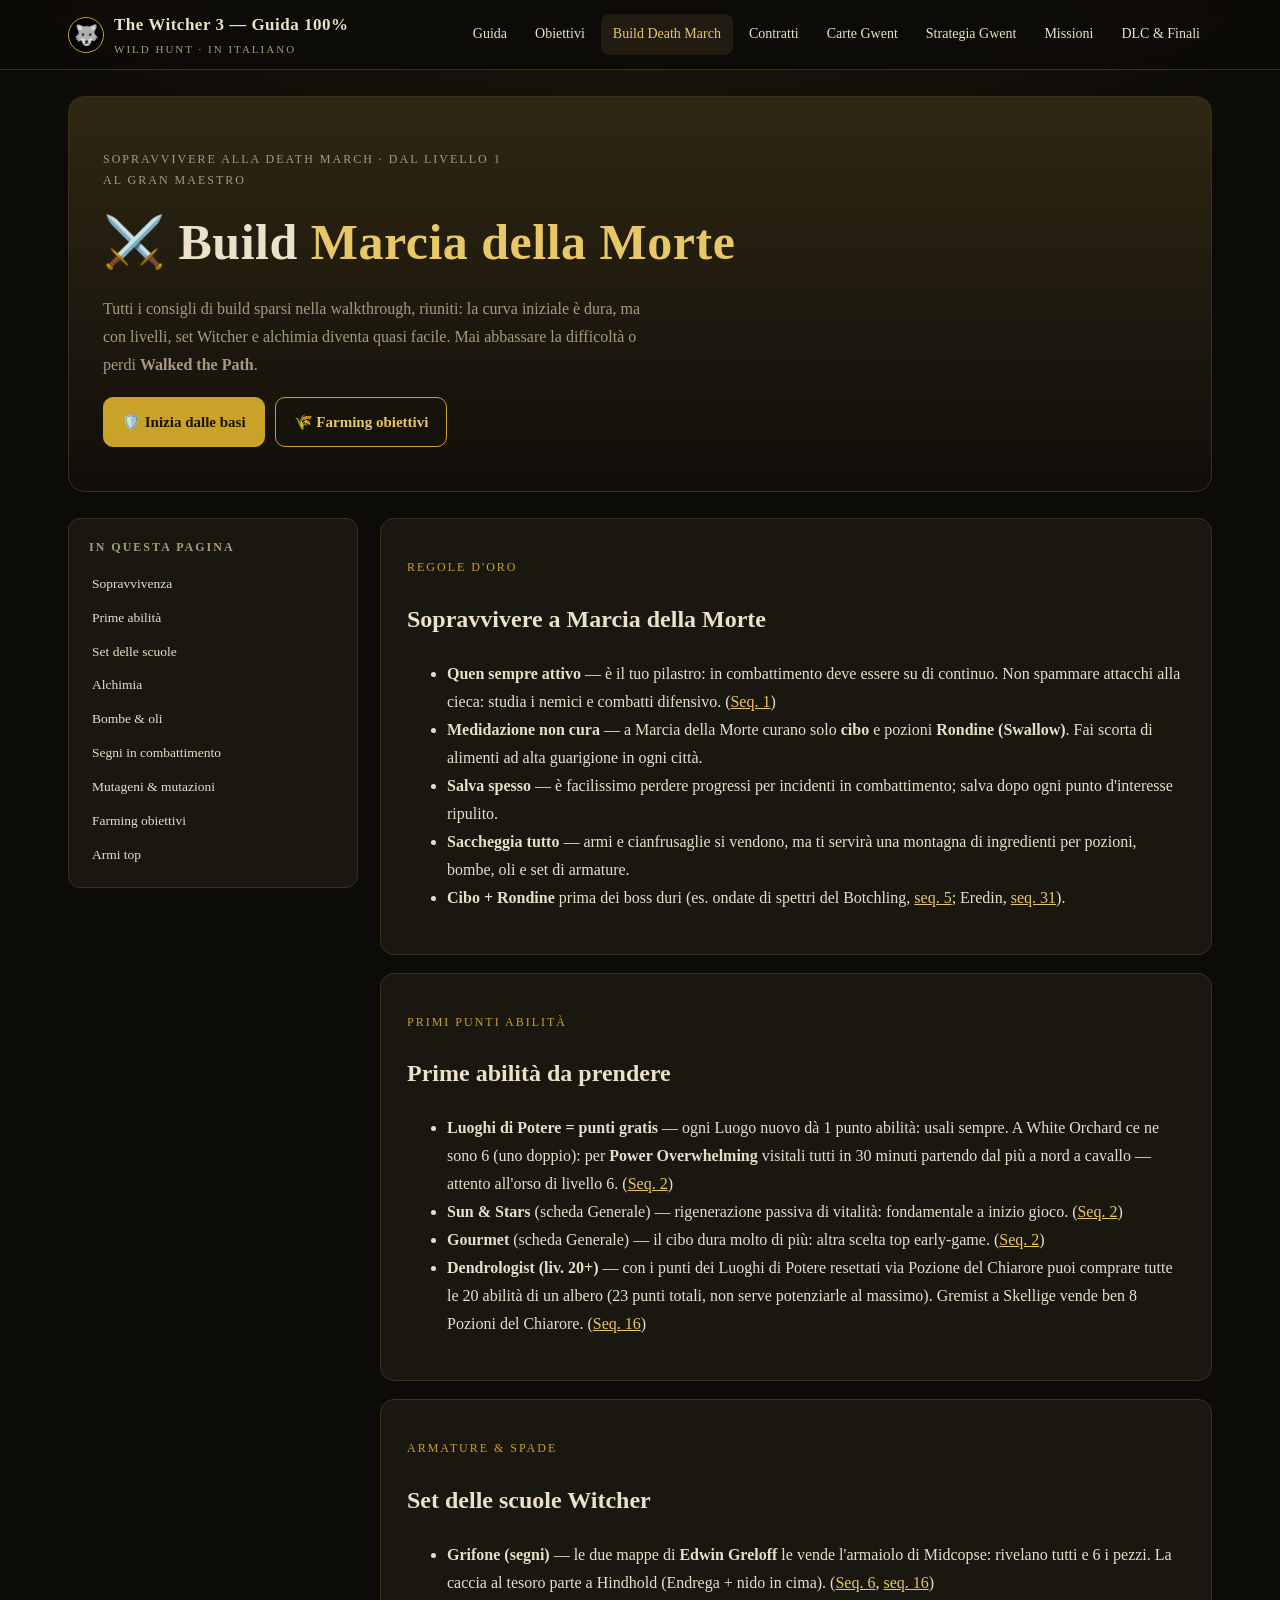
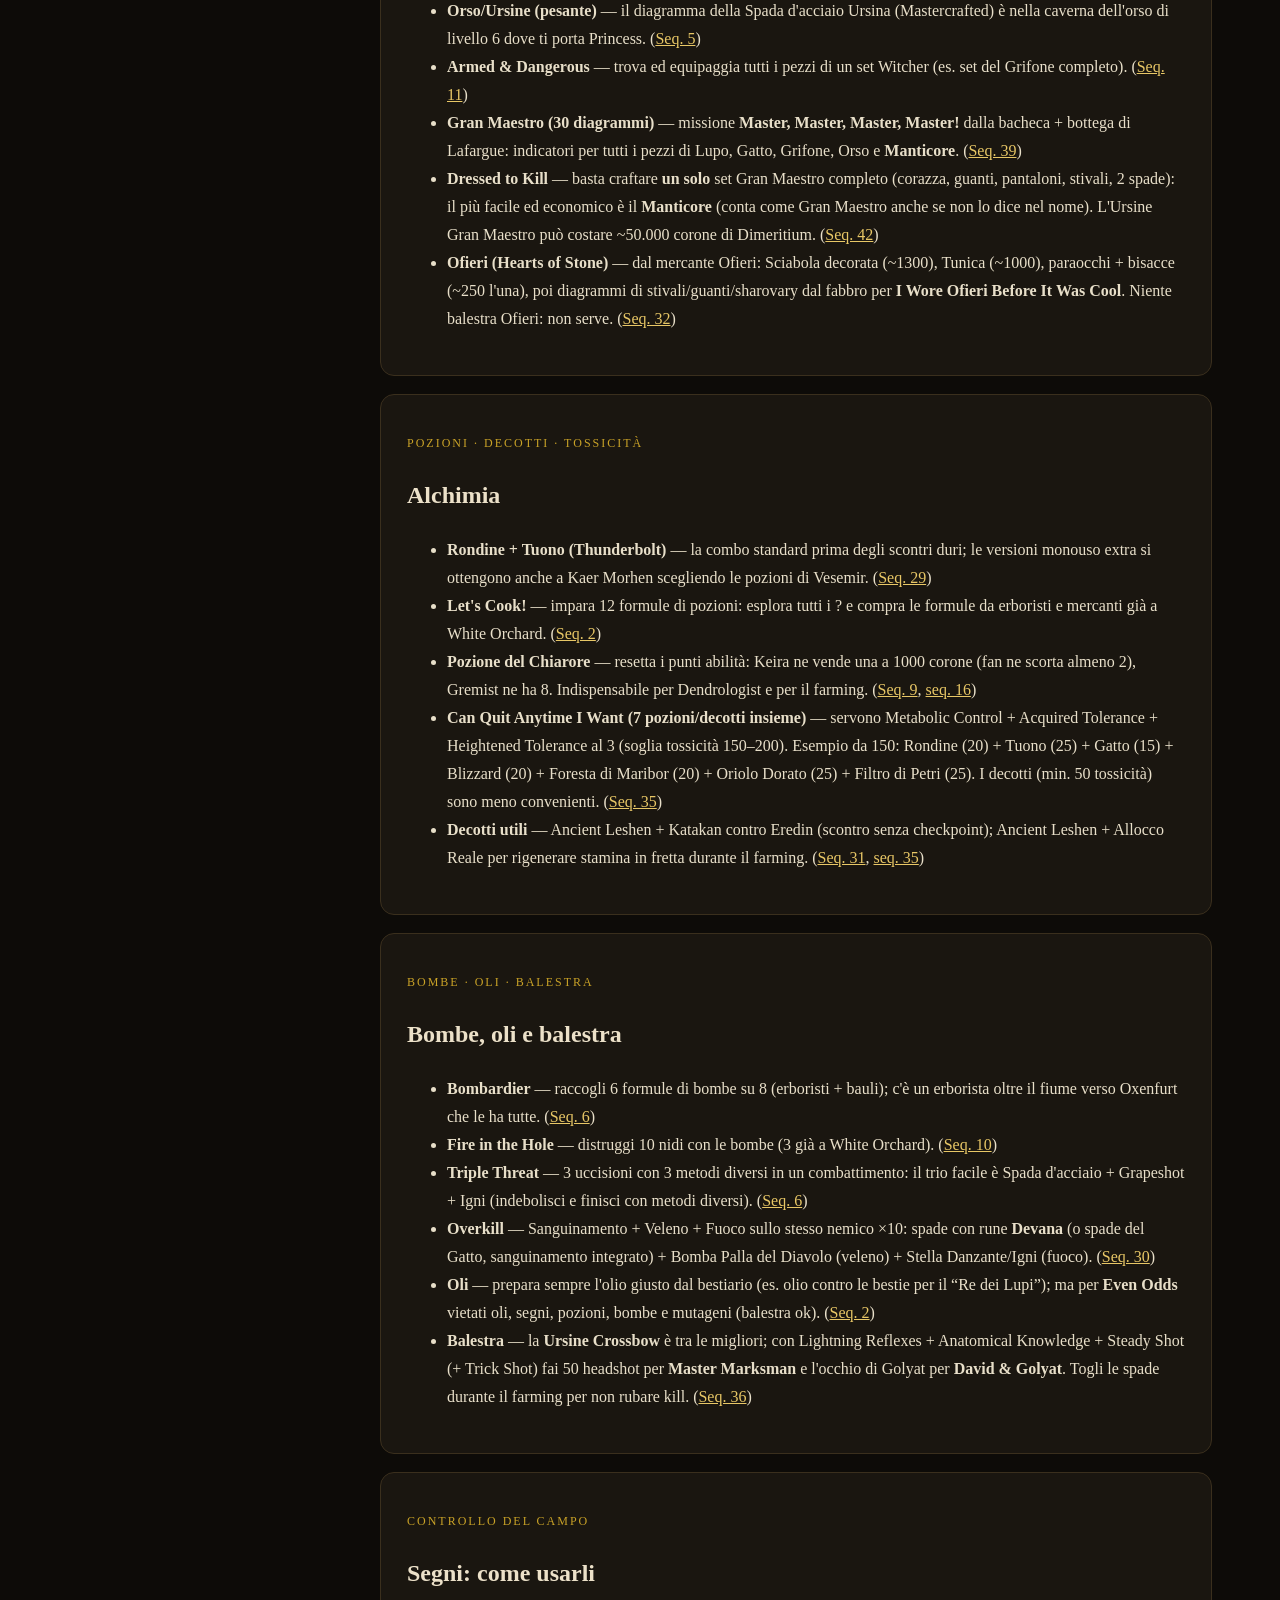
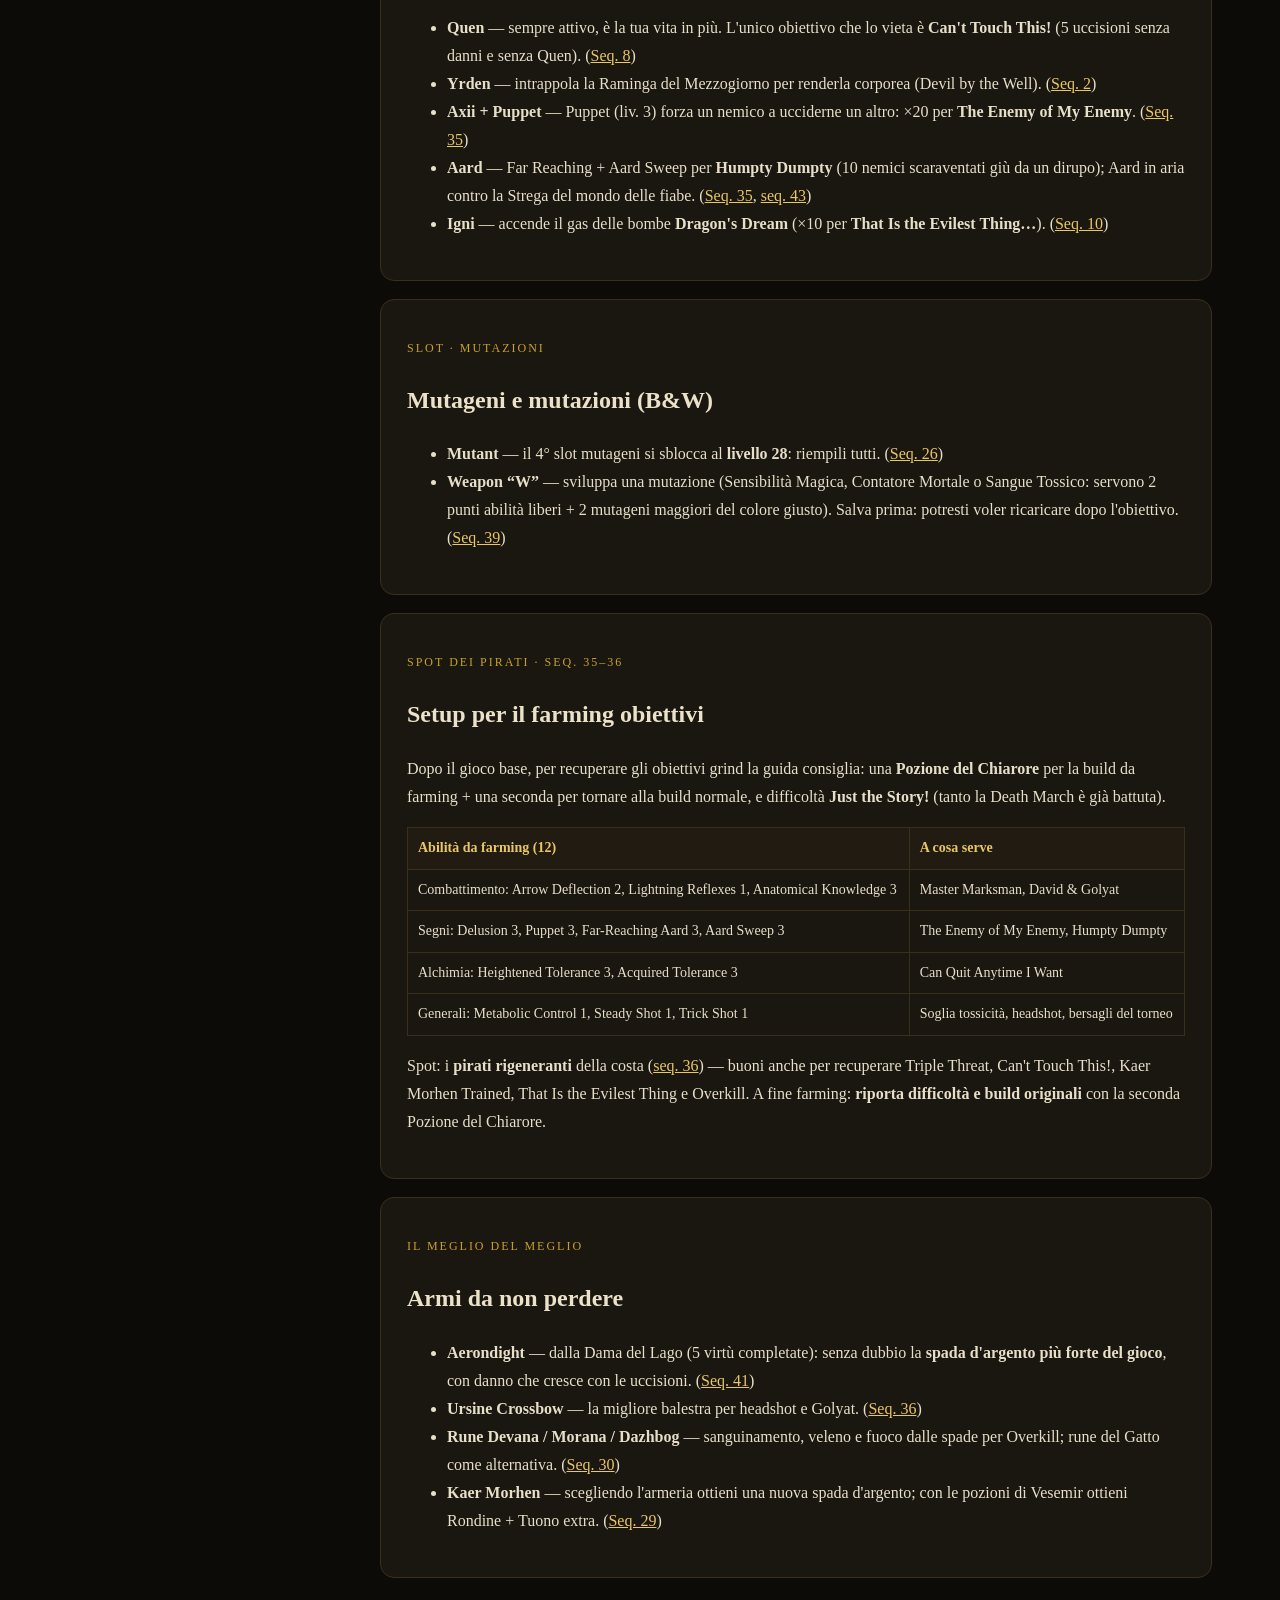
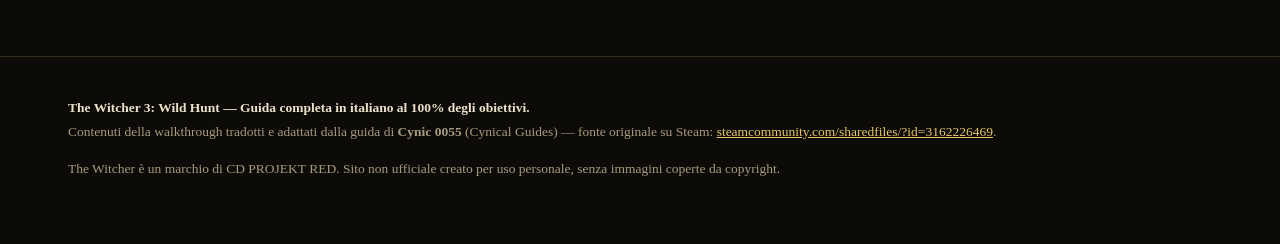
<file: sito-witcher3/build.html>
<!DOCTYPE html><html lang="it"><head><meta charset="utf-8"><meta name="viewport" content="width=device-width,initial-scale=1">
<title>Build Marcia della Morte — abilità, set Witcher, alchimia — TW3</title>
<meta name="description" content="Build per la difficoltà Marcia della Morte: Quen, Sun & Stars, Gourmet, set delle scuole witcher, alchimia, bombe, oli, mutageni e farming obiettivi.">
<link rel="stylesheet" href="assets/styles.css"></head><body><header class="topbar"><div class="topbar-in">
<a class="brand" href="index.html"><span class="brand-mark">🐺</span><span><b>The Witcher 3 — Guida 100%</b><small>Wild Hunt · in italiano</small></span></a>
<nav class="main"><a href="index.html" class="">Guida</a><a href="obiettivi.html" class="">Obiettivi</a><a href="build.html" class="active">Build Death March</a><a href="contratti.html" class="">Contratti</a><a href="carte.html" class="">Carte Gwent</a><a href="gwent.html" class="">Strategia Gwent</a><a href="missioni.html" class="">Missioni</a><a href="dlc-finali.html" class="">DLC & Finali</a></nav></div></header><div class="wrap">
<section class="hero"><p class="kicker">Sopravvivere alla Death March · dal livello 1 al Gran Maestro</p>
<h1>⚔️ Build <span>Marcia della Morte</span></h1>
<p>Tutti i consigli di build sparsi nella walkthrough, riuniti: la curva iniziale è dura, ma con livelli, set Witcher e alchimia diventa quasi facile. Mai abbassare la difficoltà o perdi <b>Walked the Path</b>.</p>
<div class="cta"><a class="btn" href="#sopravvivenza">🛡️ Inizia dalle basi</a><a class="btn ghost" href="#farming">🌾 Farming obiettivi</a></div></section>
<div class="layout"><aside class="sidebar"><h3>In questa pagina</h3><ol class="toc" style="list-style:none;padding:0">
<li><a href="#sopravvivenza">Sopravvivenza</a></li><li><a href="#abilita">Prime abilità</a></li>
<li><a href="#set">Set delle scuole</a></li><li><a href="#alchimia">Alchimia</a></li>
<li><a href="#bombe">Bombe &amp; oli</a></li><li><a href="#segni">Segni in combattimento</a></li>
<li><a href="#mutageni">Mutageni &amp; mutazioni</a></li><li><a href="#farming">Farming obiettivi</a></li>
<li><a href="#armi-top">Armi top</a></li></ol></aside>
<main class="content">

<div class="intro-box" id="sopravvivenza"><p class="kicker">Regole d'oro</p><h2 style="color:var(--cream)">Sopravvivere a Marcia della Morte</h2>
<ul>
<li><b>Quen sempre attivo</b> — è il tuo pilastro: in combattimento deve essere su di continuo. Non spammare attacchi alla cieca: studia i nemici e combatti difensivo. (<a href="index.html#seq-1">Seq. 1</a>)</li>
<li><b>Medidazione non cura</b> — a Marcia della Morte curano solo <b>cibo</b> e pozioni <b>Rondine (Swallow)</b>. Fai scorta di alimenti ad alta guarigione in ogni città.</li>
<li><b>Salva spesso</b> — è facilissimo perdere progressi per incidenti in combattimento; salva dopo ogni punto d'interesse ripulito.</li>
<li><b>Saccheggia tutto</b> — armi e cianfrusaglie si vendono, ma ti servirà una montagna di ingredienti per pozioni, bombe, oli e set di armature.</li>
<li><b>Cibo + Rondine</b> prima dei boss duri (es. ondate di spettri del Botchling, <a href="index.html#seq-5">seq. 5</a>; Eredin, <a href="index.html#seq-31">seq. 31</a>).</li>
</ul></div>

<div class="intro-box" id="abilita"><p class="kicker">Primi punti abilità</p><h2 style="color:var(--cream)">Prime abilità da prendere</h2>
<ul>
<li><b>Luoghi di Potere = punti gratis</b> — ogni Luogo nuovo dà 1 punto abilità: usali sempre. A White Orchard ce ne sono 6 (uno doppio): per <b>Power Overwhelming</b> visitali tutti in 30 minuti partendo dal più a nord a cavallo — attento all'orso di livello 6. (<a href="index.html#seq-2">Seq. 2</a>)</li>
<li><b>Sun &amp; Stars</b> (scheda Generale) — rigenerazione passiva di vitalità: fondamentale a inizio gioco. (<a href="index.html#seq-2">Seq. 2</a>)</li>
<li><b>Gourmet</b> (scheda Generale) — il cibo dura molto di più: altra scelta top early-game. (<a href="index.html#seq-2">Seq. 2</a>)</li>
<li><b>Dendrologist (liv. 20+)</b> — con i punti dei Luoghi di Potere resettati via Pozione del Chiarore puoi comprare tutte le 20 abilità di un albero (23 punti totali, non serve potenziarle al massimo). Gremist a Skellige vende ben 8 Pozioni del Chiarore. (<a href="index.html#seq-16">Seq. 16</a>)</li>
</ul></div>

<div class="intro-box" id="set"><p class="kicker">Armature &amp; spade</p><h2 style="color:var(--cream)">Set delle scuole Witcher</h2>
<ul>
<li><b>Grifone (segni)</b> — le due mappe di <b>Edwin Greloff</b> le vende l'armaiolo di Midcopse: rivelano tutti e 6 i pezzi. La caccia al tesoro parte a Hindhold (Endrega + nido in cima). (<a href="index.html#seq-6">Seq. 6</a>, <a href="index.html#seq-16">seq. 16</a>)</li>
<li><b>Orso/Ursine (pesante)</b> — il diagramma della Spada d'acciaio Ursina (Mastercrafted) è nella caverna dell'orso di livello 6 dove ti porta Princess. (<a href="index.html#seq-5">Seq. 5</a>)</li>
<li><b>Armed &amp; Dangerous</b> — trova ed equipaggia tutti i pezzi di un set Witcher (es. set del Grifone completo). (<a href="index.html#seq-11">Seq. 11</a>)</li>
<li><b>Gran Maestro (30 diagrammi)</b> — missione <b>Master, Master, Master, Master!</b> dalla bacheca + bottega di Lafargue: indicatori per tutti i pezzi di Lupo, Gatto, Grifone, Orso e <b>Manticore</b>. (<a href="index.html#seq-39">Seq. 39</a>)</li>
<li><b>Dressed to Kill</b> — basta craftare <b>un solo</b> set Gran Maestro completo (corazza, guanti, pantaloni, stivali, 2 spade): il più facile ed economico è il <b>Manticore</b> (conta come Gran Maestro anche se non lo dice nel nome). L'Ursine Gran Maestro può costare ~50.000 corone di Dimeritium. (<a href="index.html#seq-42">Seq. 42</a>)</li>
<li><b>Ofieri (Hearts of Stone)</b> — dal mercante Ofieri: Sciabola decorata (~1300), Tunica (~1000), paraocchi + bisacce (~250 l'una), poi diagrammi di stivali/guanti/sharovary dal fabbro per <b>I Wore Ofieri Before It Was Cool</b>. Niente balestra Ofieri: non serve. (<a href="index.html#seq-32">Seq. 32</a>)</li>
</ul></div>

<div class="intro-box" id="alchimia"><p class="kicker">Pozioni · decotti · tossicità</p><h2 style="color:var(--cream)">Alchimia</h2>
<ul>
<li><b>Rondine + Tuono (Thunderbolt)</b> — la combo standard prima degli scontri duri; le versioni monouso extra si ottengono anche a Kaer Morhen scegliendo le pozioni di Vesemir. (<a href="index.html#seq-29">Seq. 29</a>)</li>
<li><b>Let's Cook!</b> — impara 12 formule di pozioni: esplora tutti i ? e compra le formule da erboristi e mercanti già a White Orchard. (<a href="index.html#seq-2">Seq. 2</a>)</li>
<li><b>Pozione del Chiarore</b> — resetta i punti abilità: Keira ne vende una a 1000 corone (fan ne scorta almeno 2), Gremist ne ha 8. Indispensabile per Dendrologist e per il farming. (<a href="index.html#seq-9">Seq. 9</a>, <a href="index.html#seq-16">seq. 16</a>)</li>
<li><b>Can Quit Anytime I Want (7 pozioni/decotti insieme)</b> — servono Metabolic Control + Acquired Tolerance + Heightened Tolerance al 3 (soglia tossicità 150–200). Esempio da 150: Rondine (20) + Tuono (25) + Gatto (15) + Blizzard (20) + Foresta di Maribor (20) + Oriolo Dorato (25) + Filtro di Petri (25). I decotti (min. 50 tossicità) sono meno convenienti. (<a href="index.html#seq-35">Seq. 35</a>)</li>
<li><b>Decotti utili</b> — Ancient Leshen + Katakan contro Eredin (scontro senza checkpoint); Ancient Leshen + Allocco Reale per rigenerare stamina in fretta durante il farming. (<a href="index.html#seq-31">Seq. 31</a>, <a href="index.html#seq-35">seq. 35</a>)</li>
</ul></div>

<div class="intro-box" id="bombe"><p class="kicker">Bombe · oli · balestra</p><h2 style="color:var(--cream)">Bombe, oli e balestra</h2>
<ul>
<li><b>Bombardier</b> — raccogli 6 formule di bombe su 8 (erboristi + bauli); c'è un erborista oltre il fiume verso Oxenfurt che le ha tutte. (<a href="index.html#seq-6">Seq. 6</a>)</li>
<li><b>Fire in the Hole</b> — distruggi 10 nidi con le bombe (3 già a White Orchard). (<a href="index.html#seq-10">Seq. 10</a>)</li>
<li><b>Triple Threat</b> — 3 uccisioni con 3 metodi diversi in un combattimento: il trio facile è Spada d'acciaio + Grapeshot + Igni (indebolisci e finisci con metodi diversi). (<a href="index.html#seq-6">Seq. 6</a>)</li>
<li><b>Overkill</b> — Sanguinamento + Veleno + Fuoco sullo stesso nemico ×10: spade con rune <b>Devana</b> (o spade del Gatto, sanguinamento integrato) + Bomba Palla del Diavolo (veleno) + Stella Danzante/Igni (fuoco). (<a href="index.html#seq-30">Seq. 30</a>)</li>
<li><b>Oli</b> — prepara sempre l'olio giusto dal bestiario (es. olio contro le bestie per il “Re dei Lupi”); ma per <b>Even Odds</b> vietati oli, segni, pozioni, bombe e mutageni (balestra ok). (<a href="index.html#seq-2">Seq. 2</a>)</li>
<li><b>Balestra</b> — la <b>Ursine Crossbow</b> è tra le migliori; con Lightning Reflexes + Anatomical Knowledge + Steady Shot (+ Trick Shot) fai 50 headshot per <b>Master Marksman</b> e l'occhio di Golyat per <b>David &amp; Golyat</b>. Togli le spade durante il farming per non rubare kill. (<a href="index.html#seq-36">Seq. 36</a>)</li>
</ul></div>

<div class="intro-box" id="segni"><p class="kicker">Controllo del campo</p><h2 style="color:var(--cream)">Segni: come usarli</h2>
<ul>
<li><b>Quen</b> — sempre attivo, è la tua vita in più. L'unico obiettivo che lo vieta è <b>Can't Touch This!</b> (5 uccisioni senza danni e senza Quen). (<a href="index.html#seq-8">Seq. 8</a>)</li>
<li><b>Yrden</b> — intrappola la Raminga del Mezzogiorno per renderla corporea (Devil by the Well). (<a href="index.html#seq-2">Seq. 2</a>)</li>
<li><b>Axii + Puppet</b> — Puppet (liv. 3) forza un nemico a ucciderne un altro: ×20 per <b>The Enemy of My Enemy</b>. (<a href="index.html#seq-35">Seq. 35</a>)</li>
<li><b>Aard</b> — Far Reaching + Aard Sweep per <b>Humpty Dumpty</b> (10 nemici scaraventati giù da un dirupo); Aard in aria contro la Strega del mondo delle fiabe. (<a href="index.html#seq-35">Seq. 35</a>, <a href="index.html#seq-43">seq. 43</a>)</li>
<li><b>Igni</b> — accende il gas delle bombe <b>Dragon's Dream</b> (×10 per <b>That Is the Evilest Thing…</b>). (<a href="index.html#seq-10">Seq. 10</a>)</li>
</ul></div>

<div class="intro-box" id="mutageni"><p class="kicker">Slot · mutazioni</p><h2 style="color:var(--cream)">Mutageni e mutazioni (B&amp;W)</h2>
<ul>
<li><b>Mutant</b> — il 4° slot mutageni si sblocca al <b>livello 28</b>: riempili tutti. (<a href="index.html#seq-26">Seq. 26</a>)</li>
<li><b>Weapon “W”</b> — sviluppa una mutazione (Sensibilità Magica, Contatore Mortale o Sangue Tossico: servono 2 punti abilità liberi + 2 mutageni maggiori del colore giusto). Salva prima: potresti voler ricaricare dopo l'obiettivo. (<a href="index.html#seq-39">Seq. 39</a>)</li>
</ul></div>

<div class="intro-box" id="farming"><p class="kicker">Spot dei pirati · seq. 35–36</p><h2 style="color:var(--cream)">Setup per il farming obiettivi</h2>
<p>Dopo il gioco base, per recuperare gli obiettivi grind la guida consiglia: una <b>Pozione del Chiarore</b> per la build da farming + una seconda per tornare alla build normale, e difficoltà <b>Just the Story!</b> (tanto la Death March è già battuta).</p>
<table><tr><th>Abilità da farming (12)</th><th>A cosa serve</th></tr>
<tr><td>Combattimento: Arrow Deflection 2, Lightning Reflexes 1, Anatomical Knowledge 3</td><td>Master Marksman, David &amp; Golyat</td></tr>
<tr><td>Segni: Delusion 3, Puppet 3, Far-Reaching Aard 3, Aard Sweep 3</td><td>The Enemy of My Enemy, Humpty Dumpty</td></tr>
<tr><td>Alchimia: Heightened Tolerance 3, Acquired Tolerance 3</td><td>Can Quit Anytime I Want</td></tr>
<tr><td>Generali: Metabolic Control 1, Steady Shot 1, Trick Shot 1</td><td>Soglia tossicità, headshot, bersagli del torneo</td></tr></table>
<p>Spot: i <b>pirati rigeneranti</b> della costa (<a href="index.html#seq-36">seq. 36</a>) — buoni anche per recuperare Triple Threat, Can't Touch This!, Kaer Morhen Trained, That Is the Evilest Thing e Overkill. A fine farming: <b>riporta difficoltà e build originali</b> con la seconda Pozione del Chiarore.</p></div>

<div class="intro-box" id="armi-top"><p class="kicker">Il meglio del meglio</p><h2 style="color:var(--cream)">Armi da non perdere</h2>
<ul>
<li><b>Aerondight</b> — dalla Dama del Lago (5 virtù completate): senza dubbio la <b>spada d'argento più forte del gioco</b>, con danno che cresce con le uccisioni. (<a href="index.html#seq-41">Seq. 41</a>)</li>
<li><b>Ursine Crossbow</b> — la migliore balestra per headshot e Golyat. (<a href="index.html#seq-36">Seq. 36</a>)</li>
<li><b>Rune Devana / Morana / Dazhbog</b> — sanguinamento, veleno e fuoco dalle spade per Overkill; rune del Gatto come alternativa. (<a href="index.html#seq-30">Seq. 30</a>)</li>
<li><b>Kaer Morhen</b> — scegliendo l'armeria ottieni una nuova spada d'argento; con le pozioni di Vesemir ottieni Rondine + Tuono extra. (<a href="index.html#seq-29">Seq. 29</a>)</li>
</ul></div>

</main></div></div><footer><div class="wrap">
<p><b style="color:var(--cream)">The Witcher 3: Wild Hunt — Guida completa in italiano al 100% degli obiettivi.</b><br>
Contenuti della walkthrough tradotti e adattati dalla guida di <b>Cynic 0055</b> (Cynical Guides) — fonte originale su Steam: <a href="https://steamcommunity.com/sharedfiles/filedetails/?id=3162226469" target="_blank" rel="noopener">steamcommunity.com/sharedfiles/?id=3162226469</a>.</p>
<p>The Witcher è un marchio di CD PROJEKT RED. Sito non ufficiale creato per uso personale, senza immagini coperte da copyright.</p>
</div></footer><button id="backtop" class="backtop" title="Torna su">↑</button><script src="assets/app.js"></script></body></html>
</file>
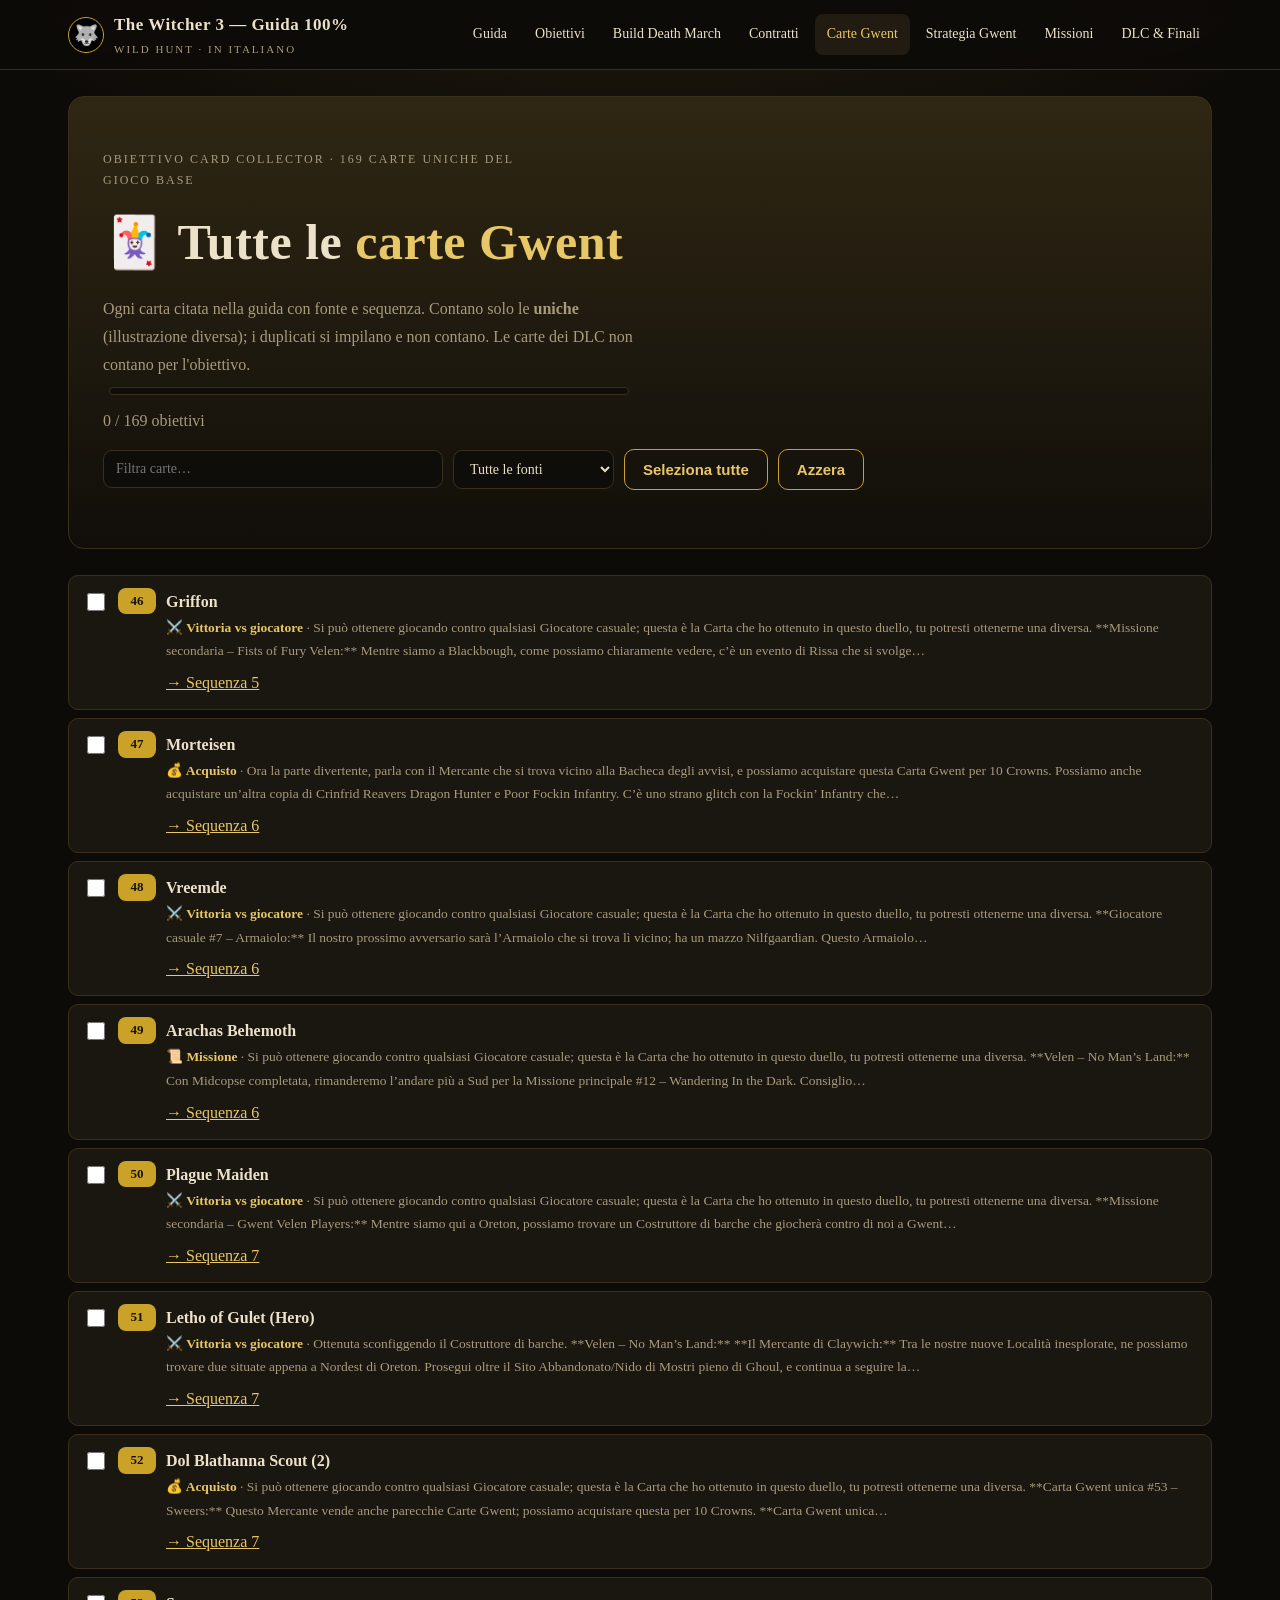
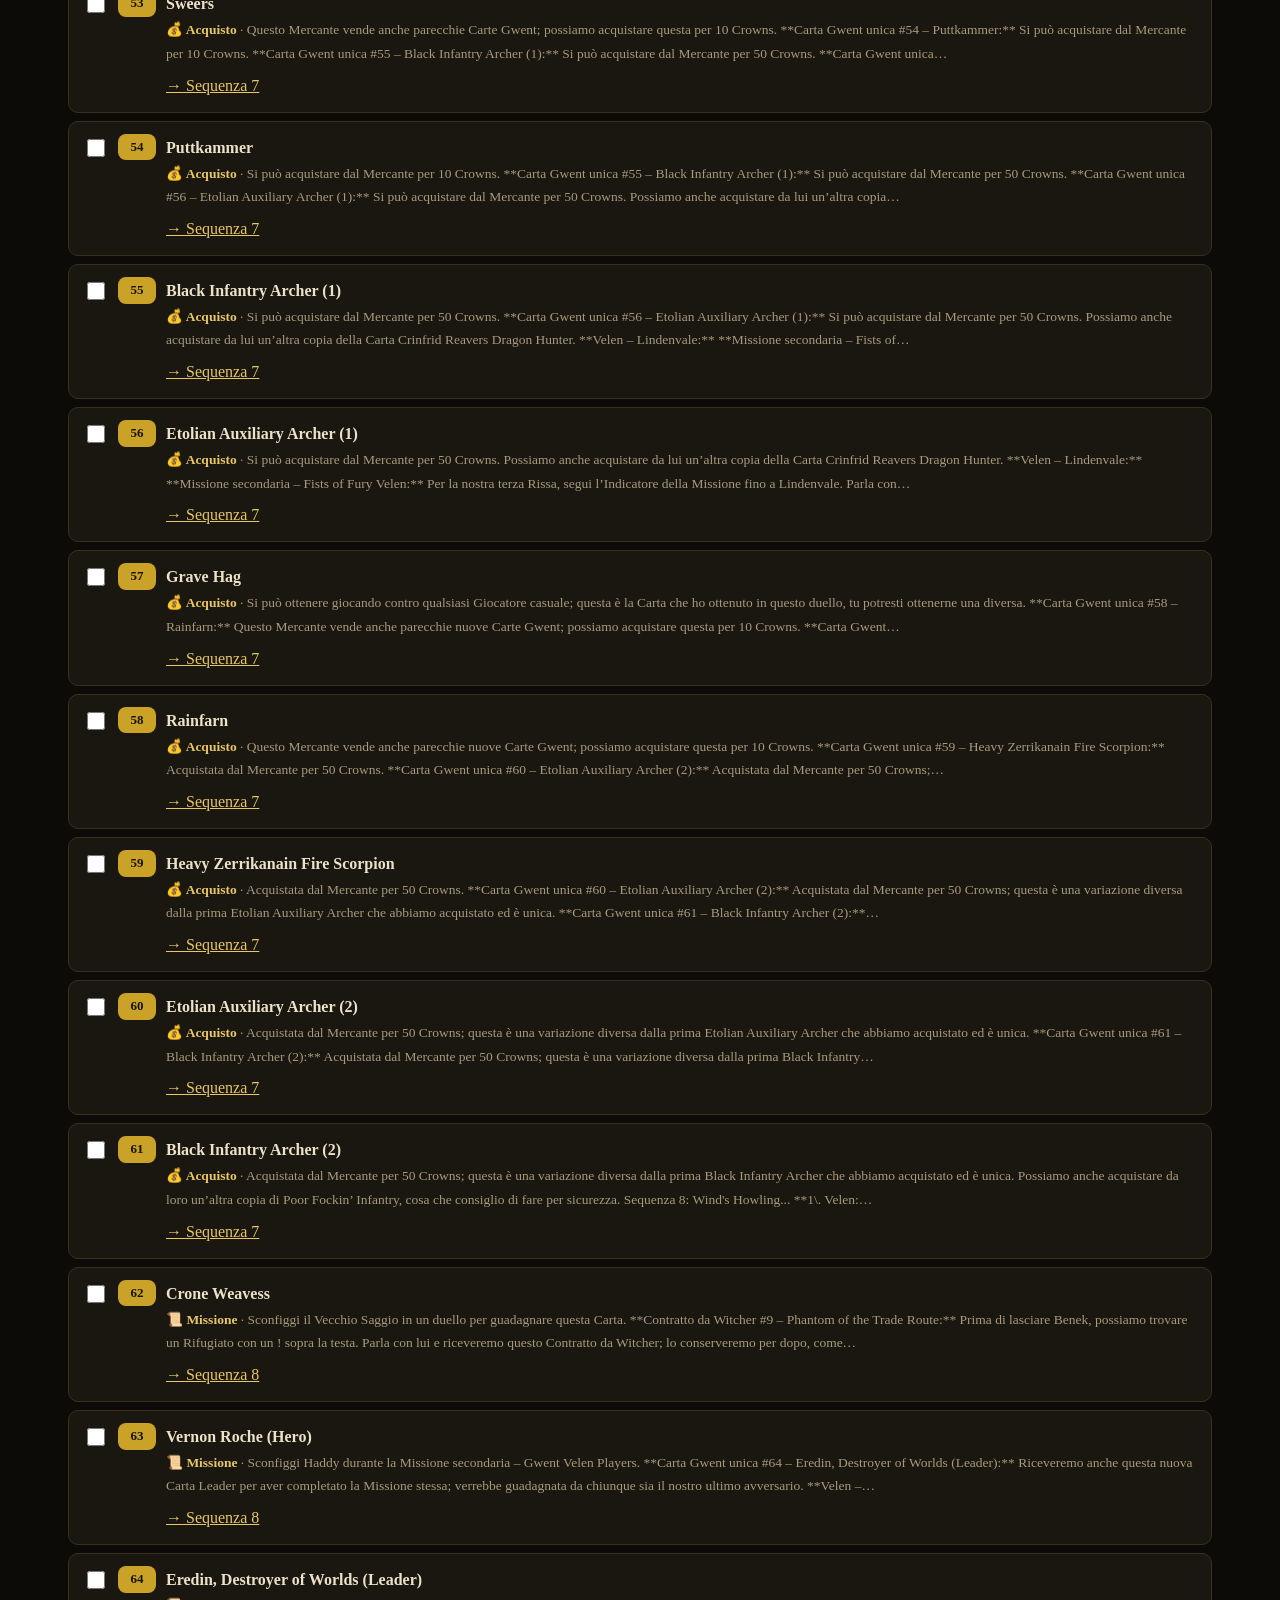
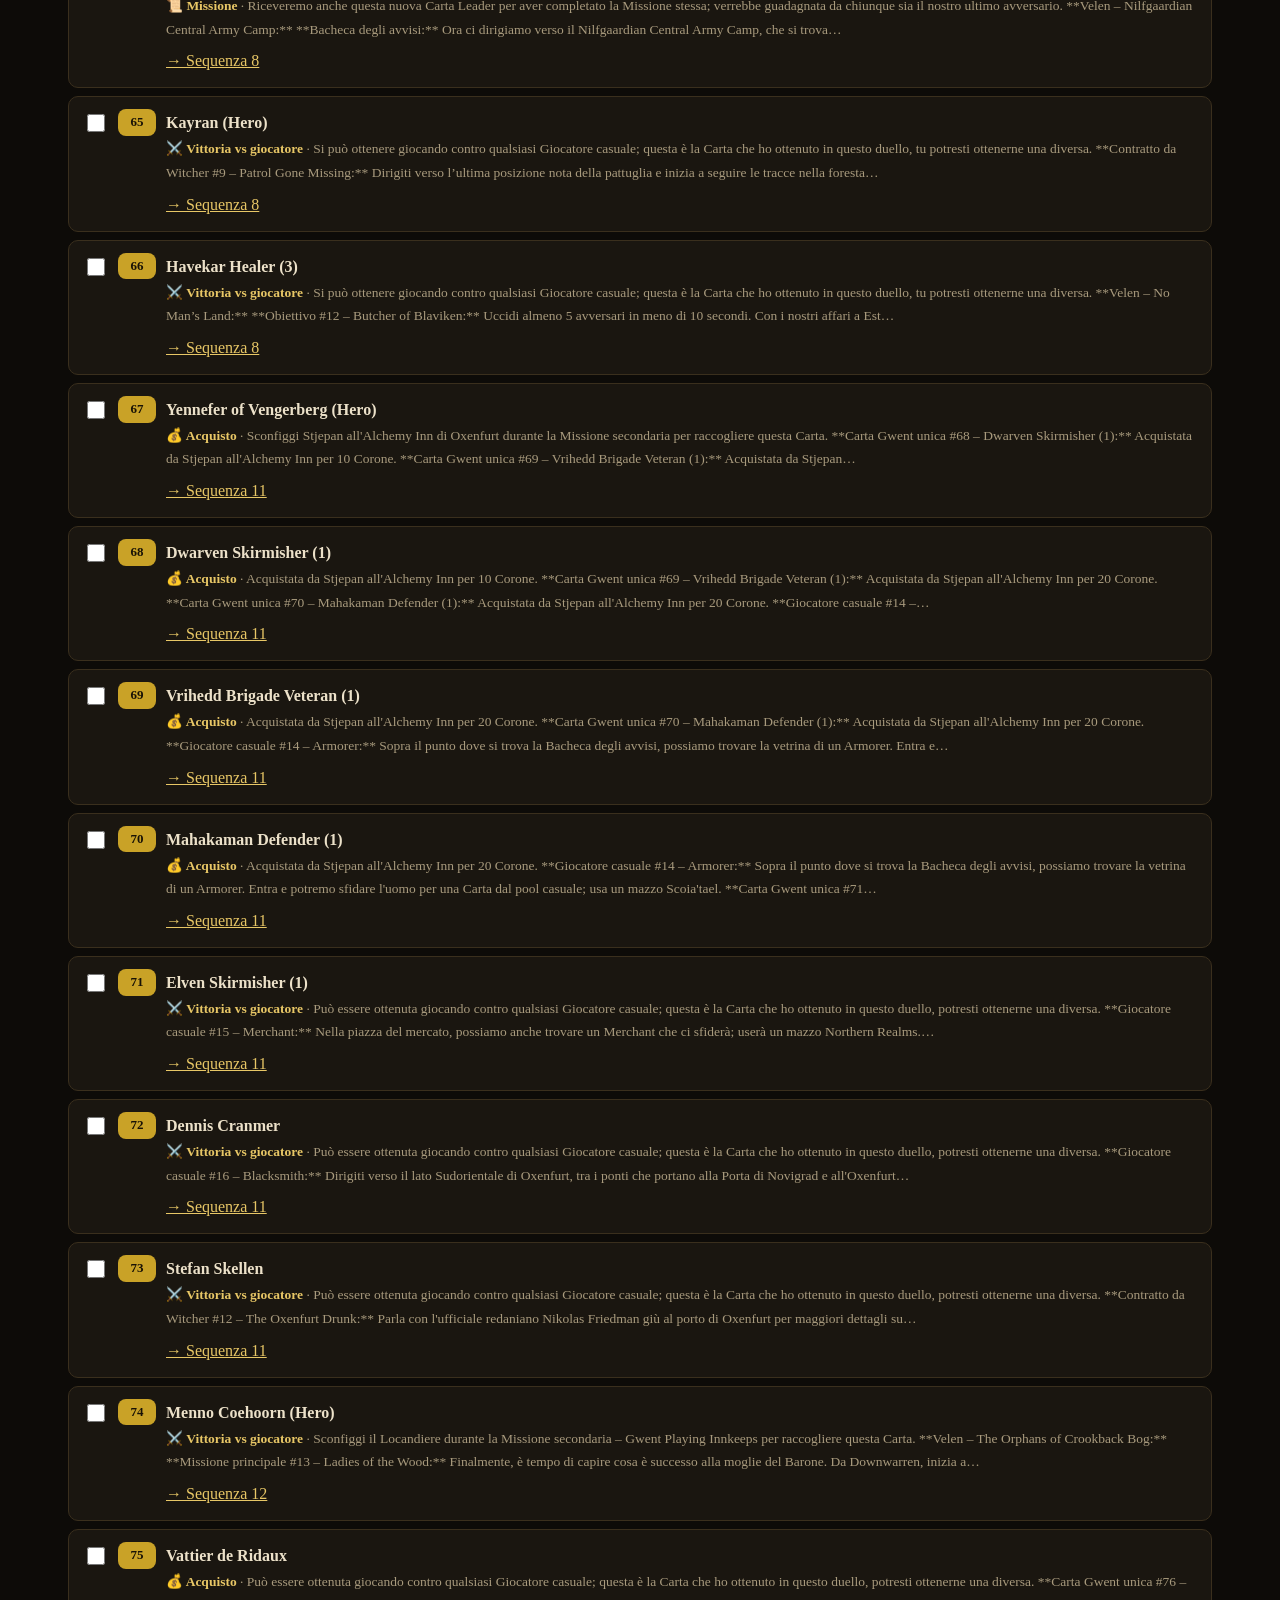
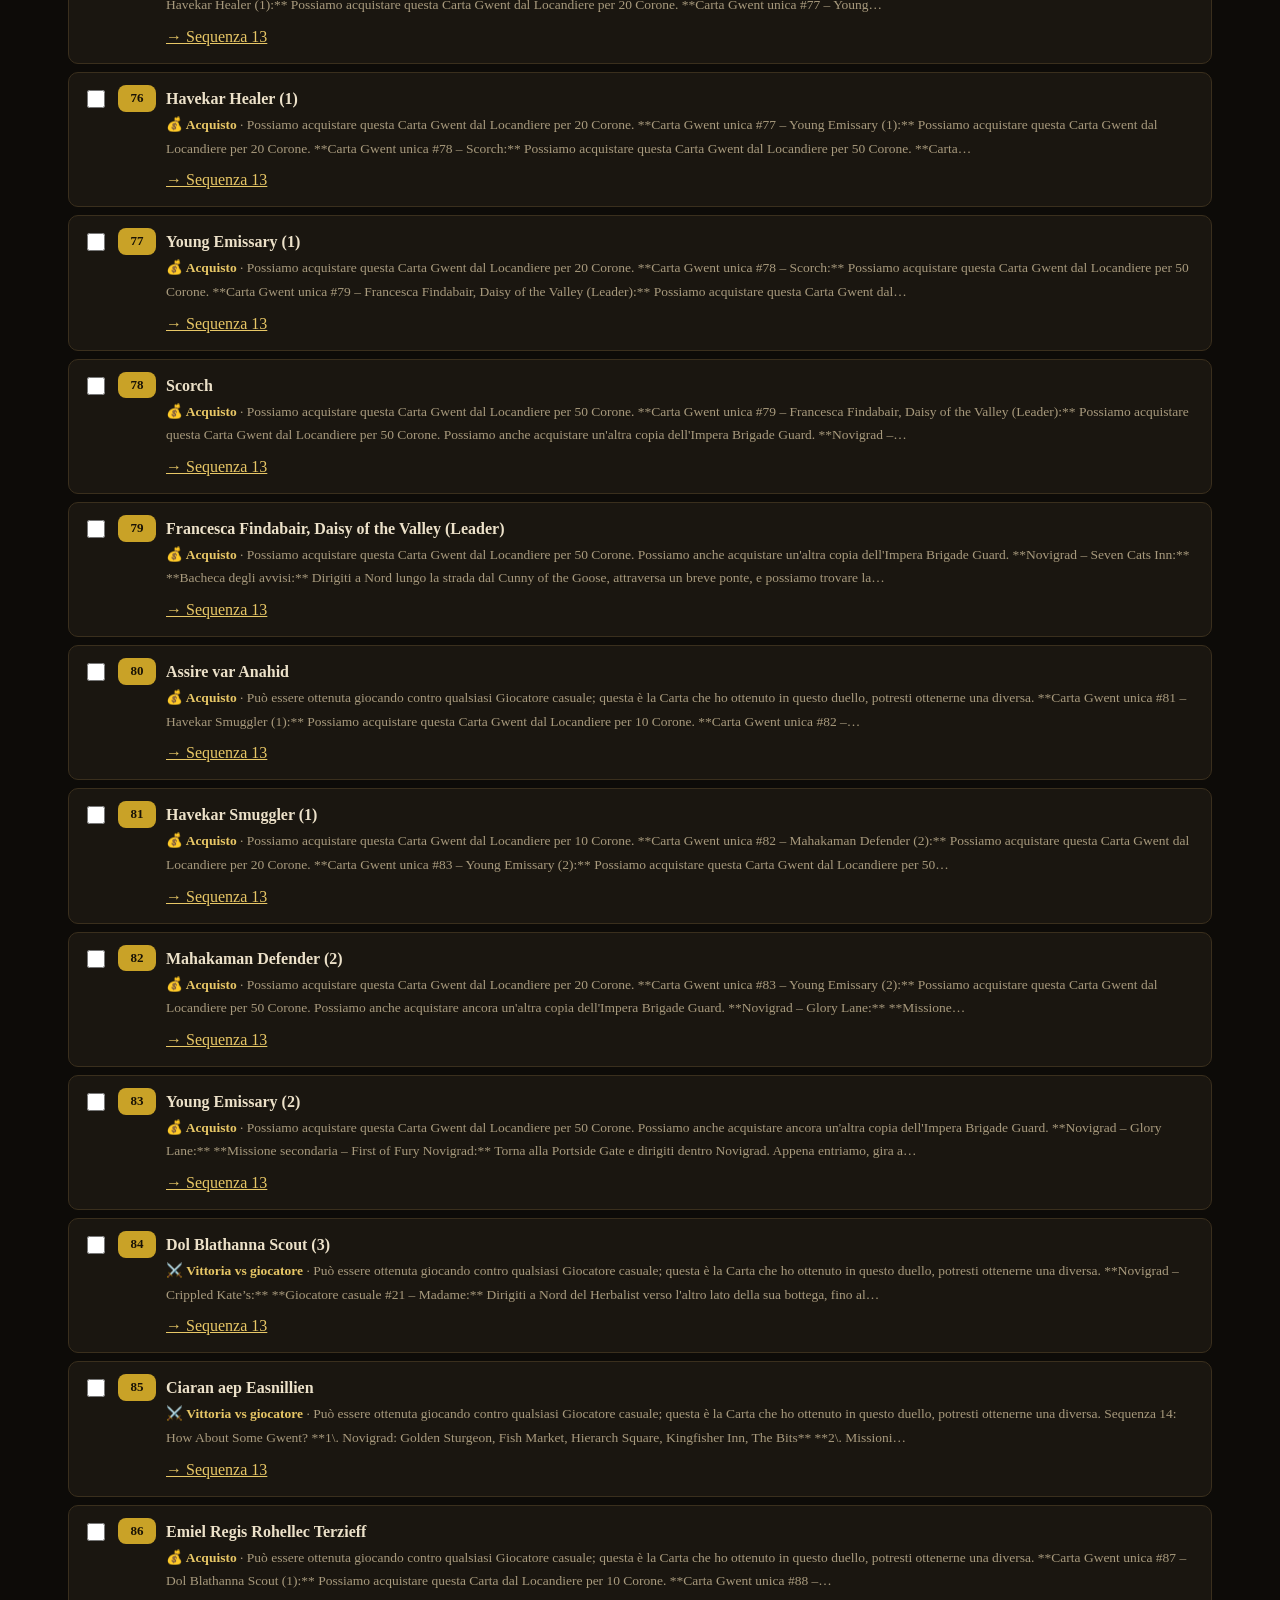
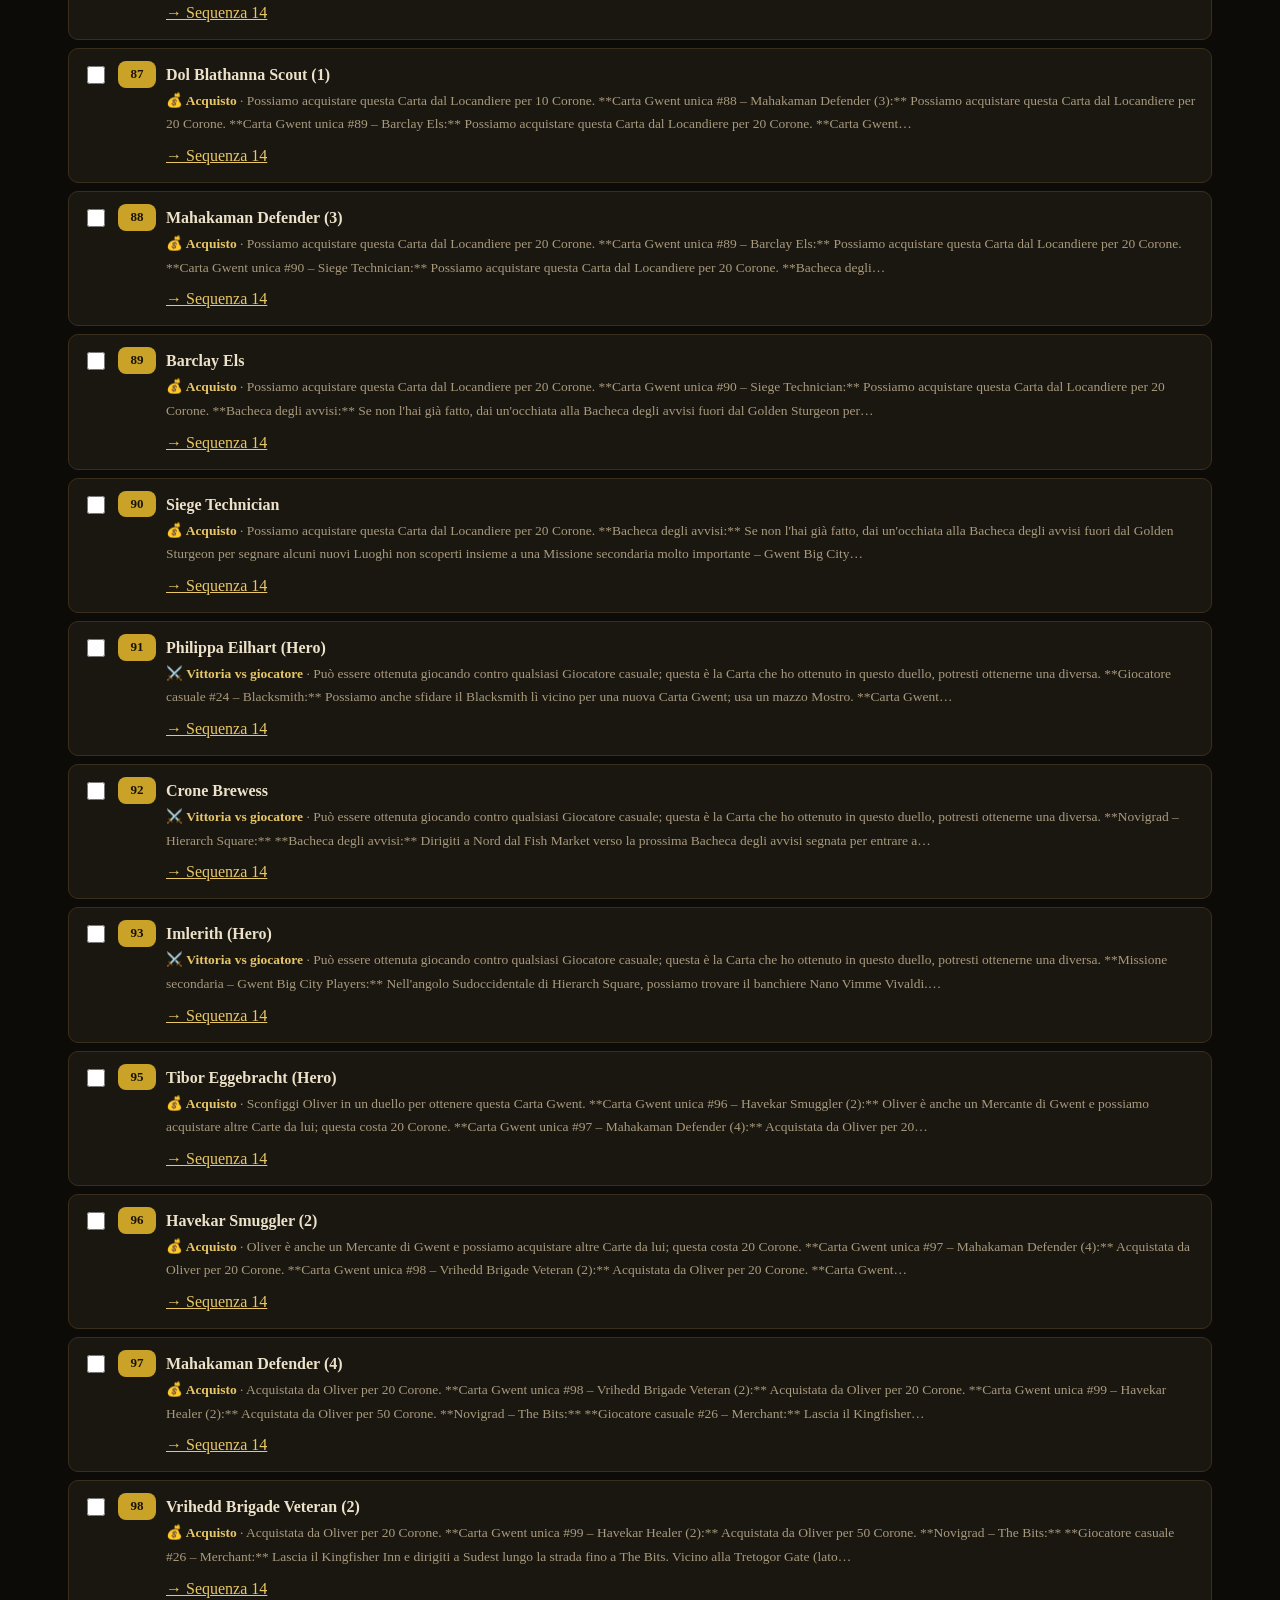
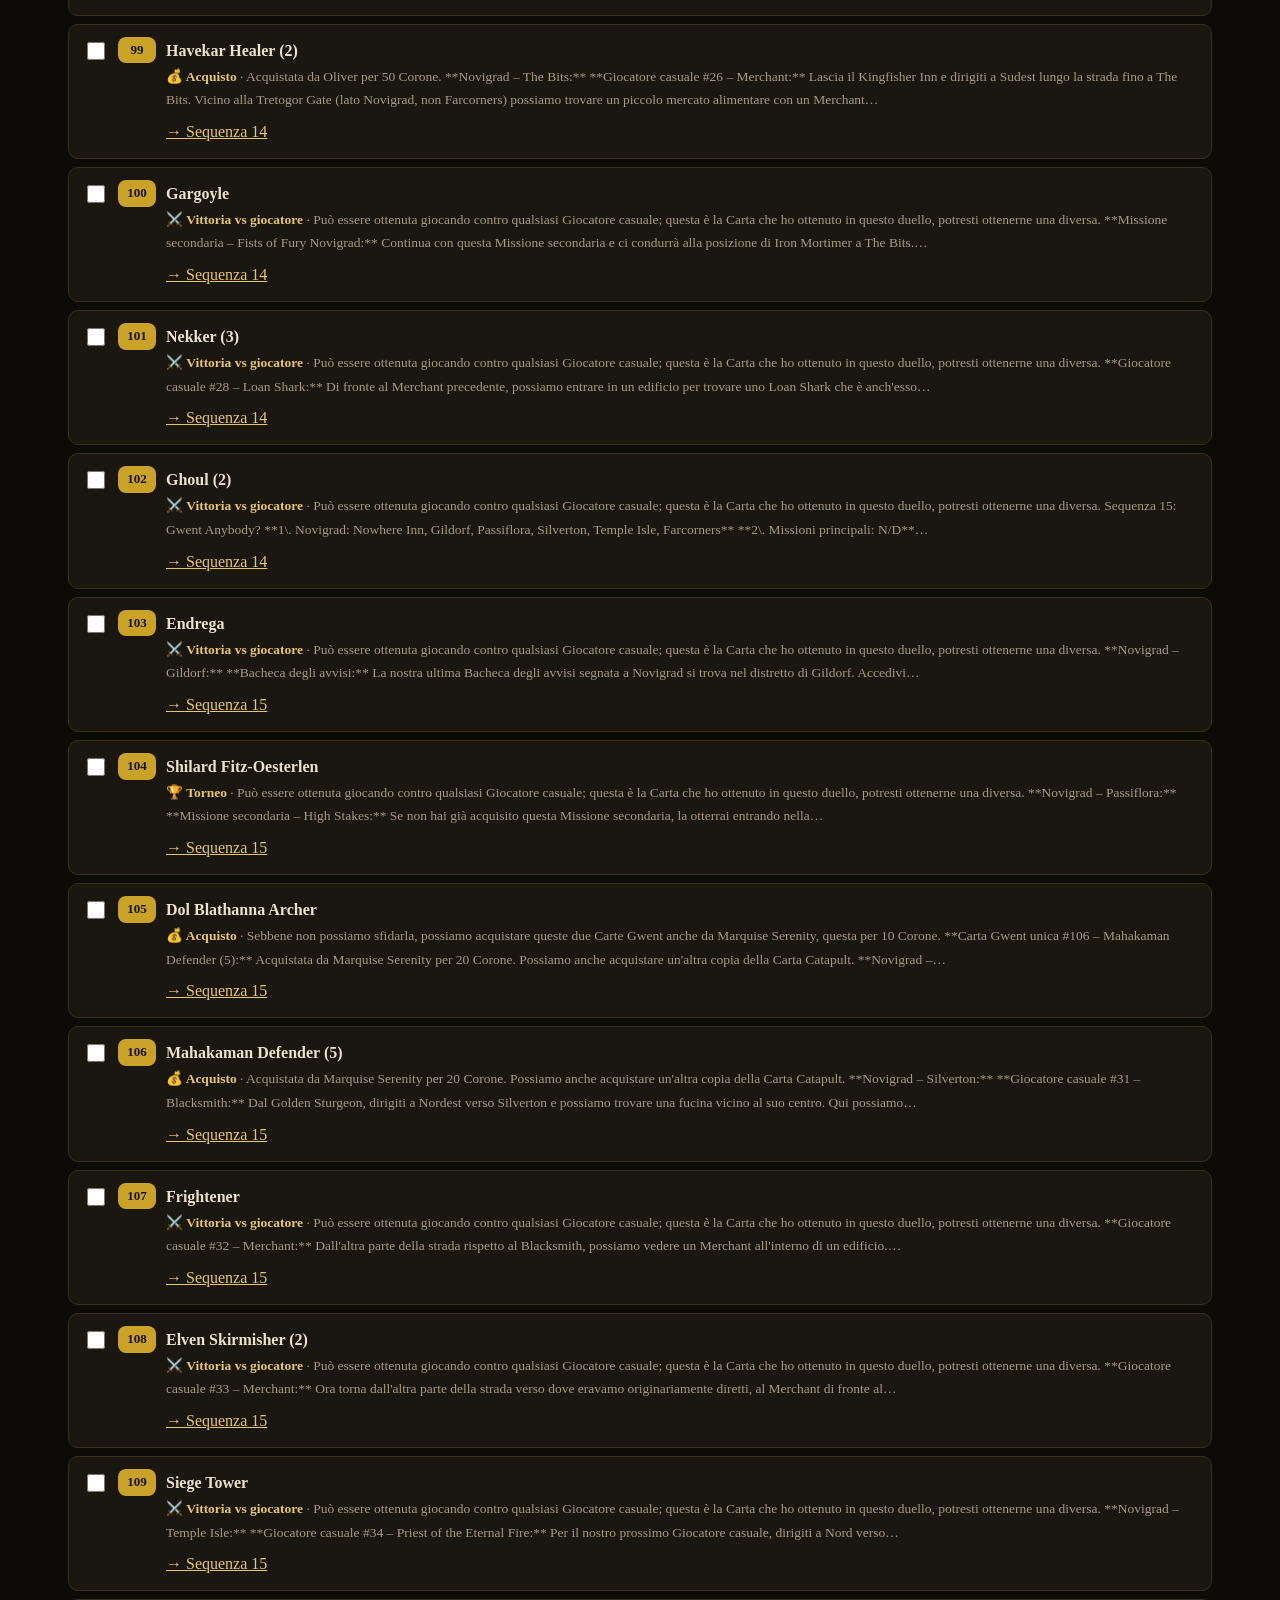
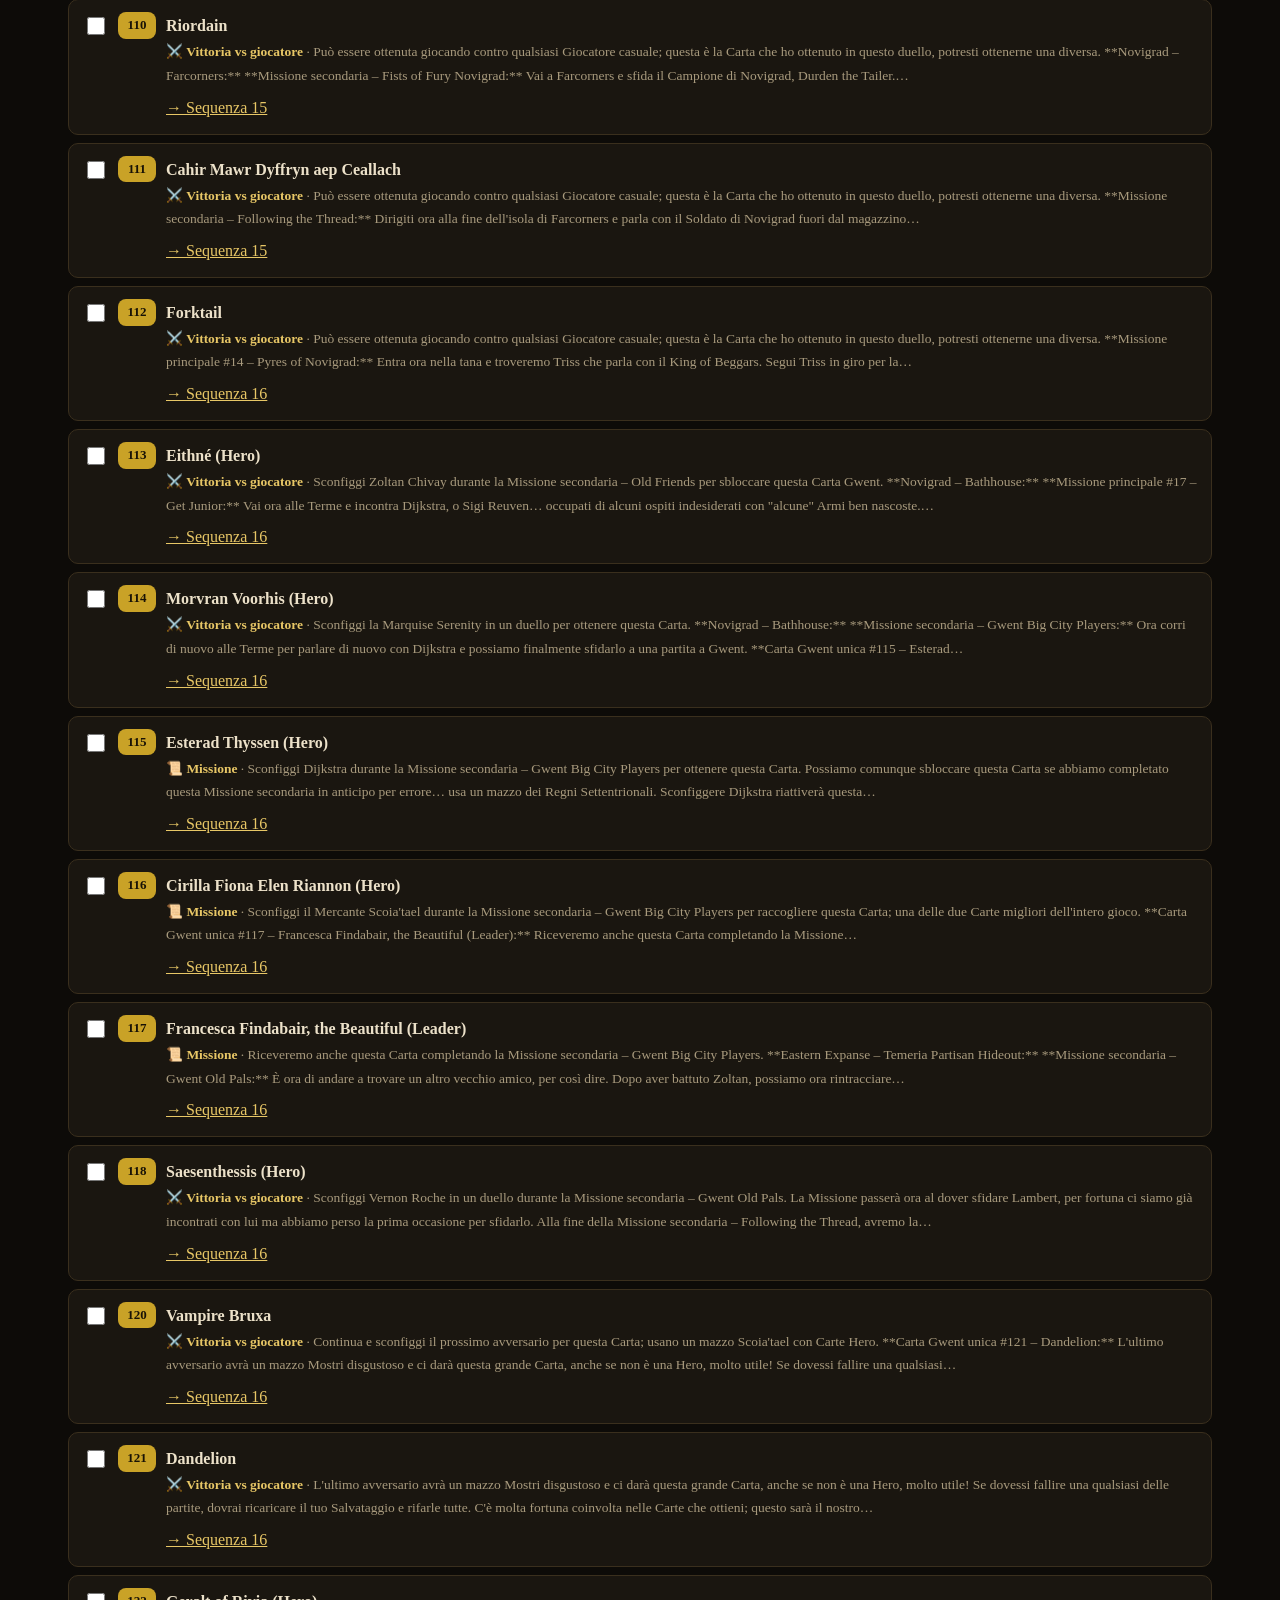
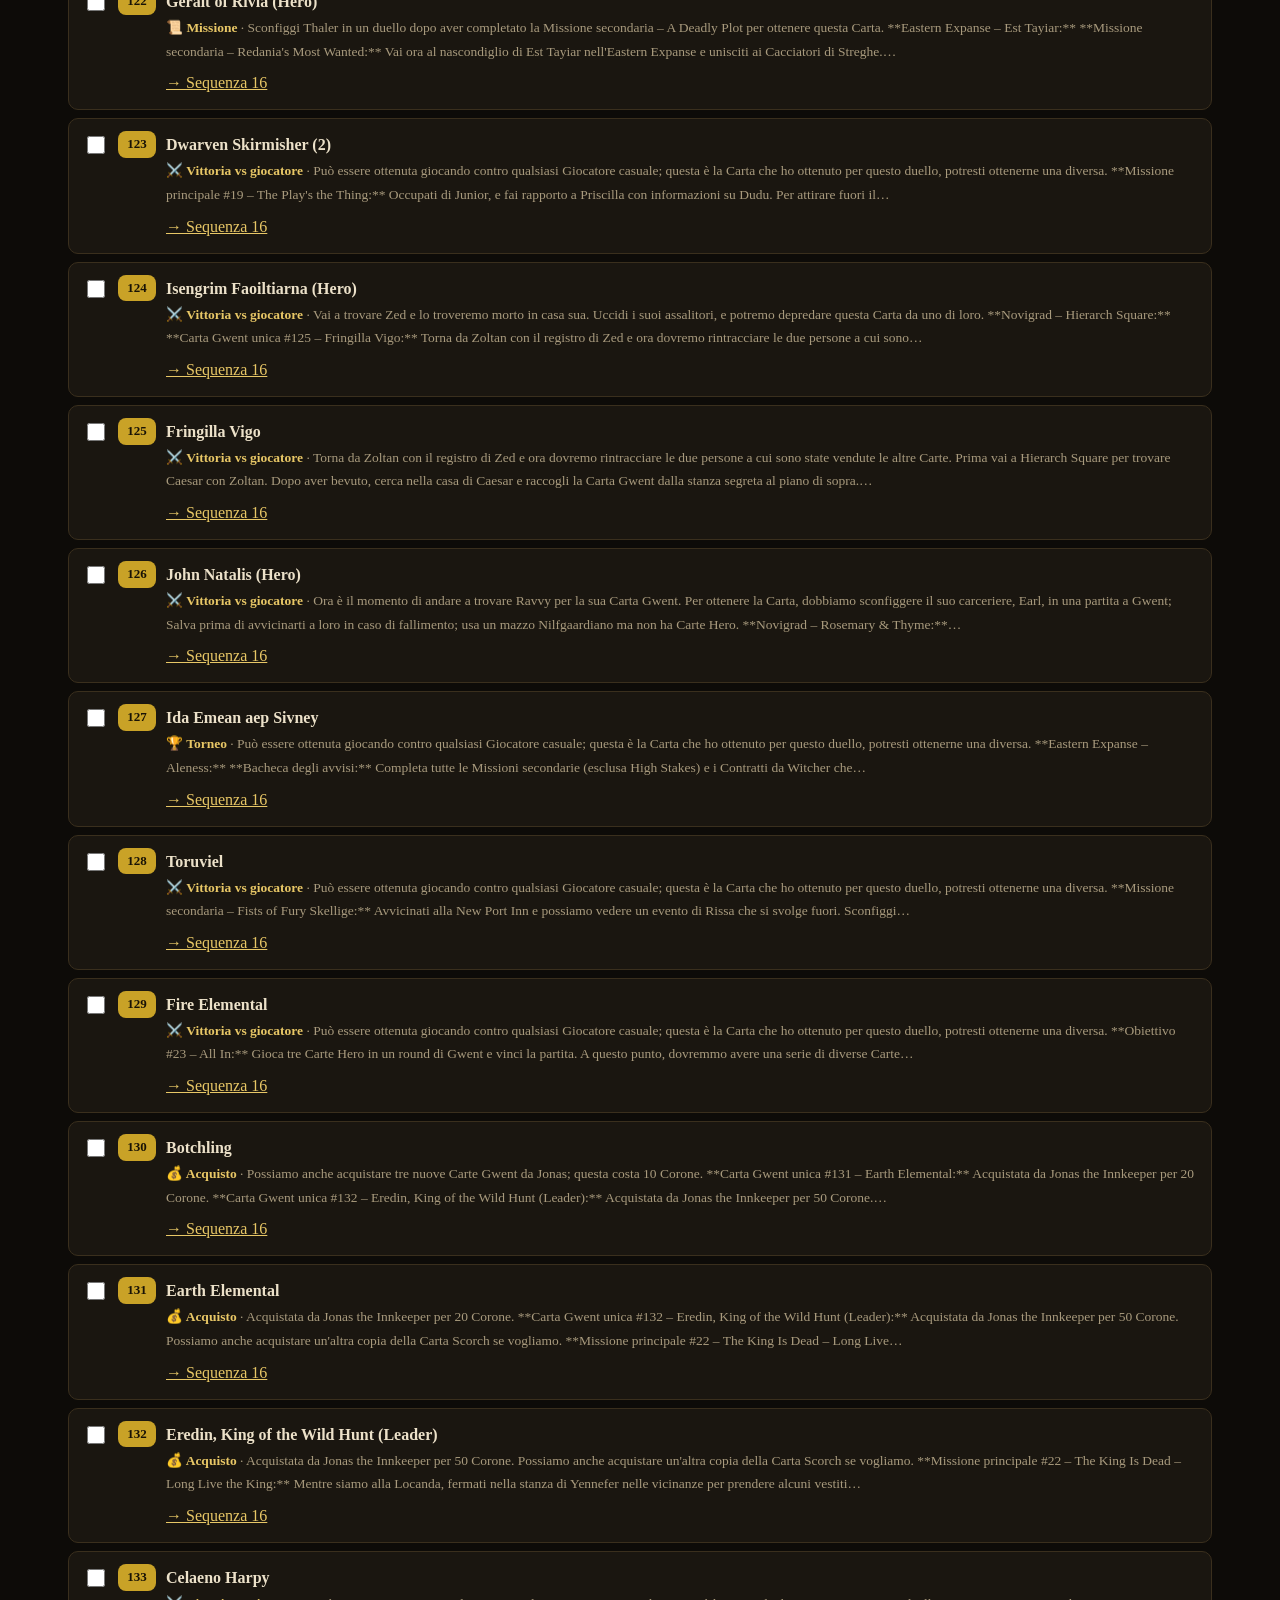
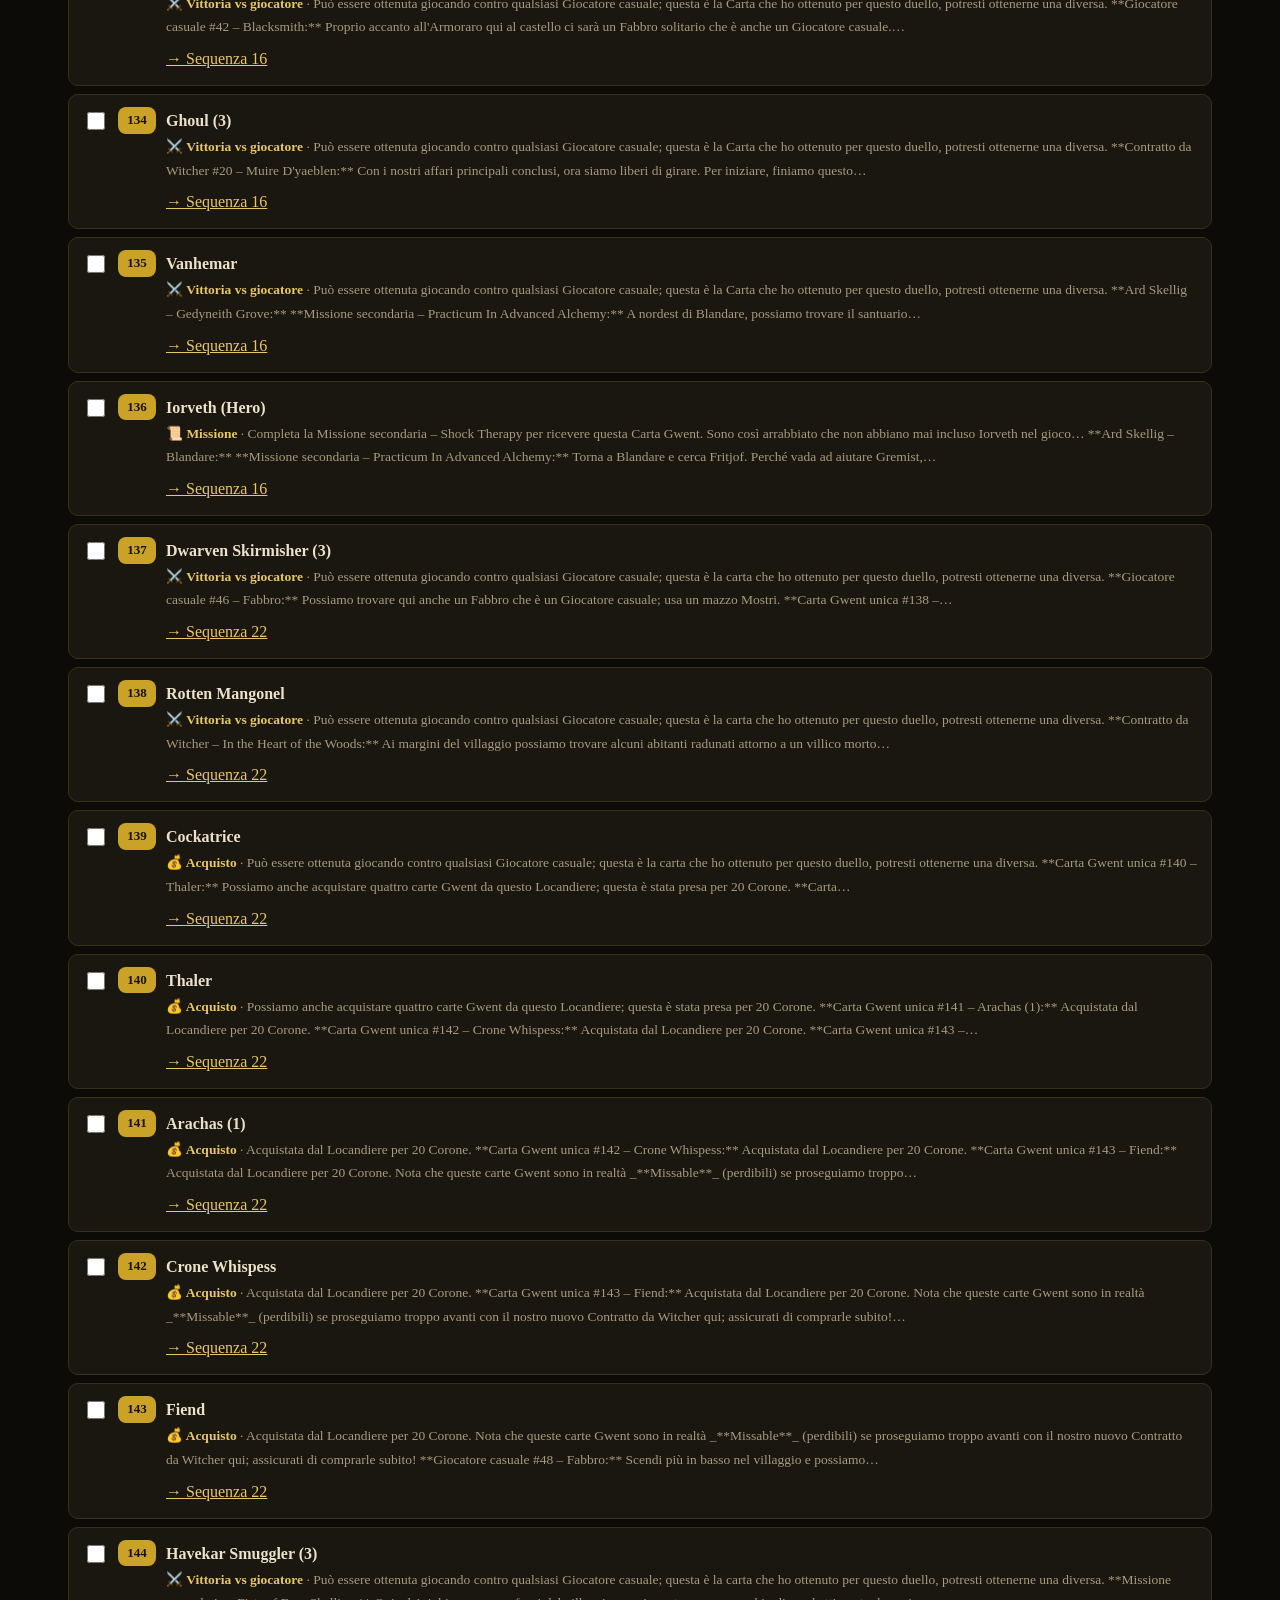
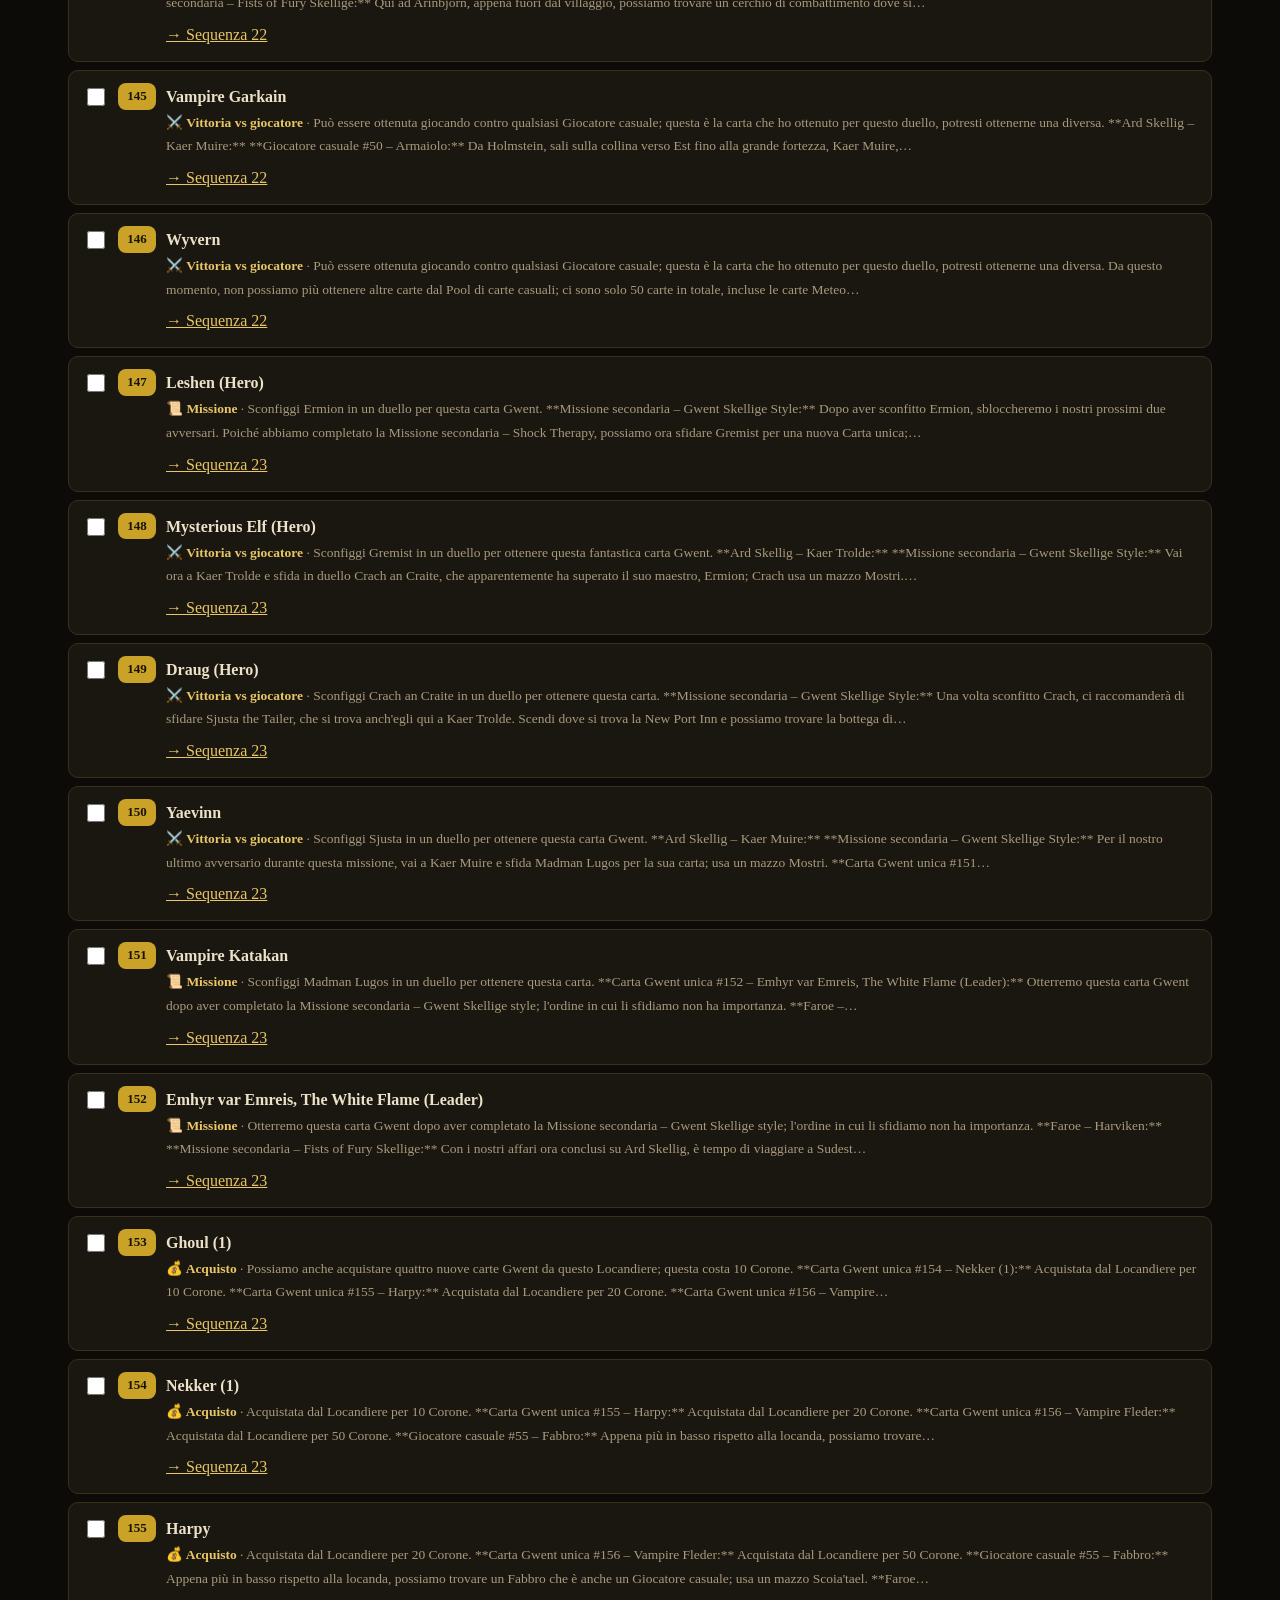
<file: sito-witcher3/carte.html>
<!DOCTYPE html><html lang="it"><head><meta charset="utf-8"><meta name="viewport" content="width=device-width,initial-scale=1">
<title>Tutte le carte Gwent (169 citate) — Guida TW3</title><meta name="description" content="Elenco completo delle carte Gwent con checklist per l'obiettivo Card Collector."><link rel="stylesheet" href="assets/styles.css"></head><body><header class="topbar"><div class="topbar-in">
<a class="brand" href="index.html"><span class="brand-mark">🐺</span><span><b>The Witcher 3 — Guida 100%</b><small>Wild Hunt · in italiano</small></span></a>
<nav class="main"><a href="index.html" class="">Guida</a><a href="obiettivi.html" class="">Obiettivi</a><a href="build.html" class="">Build Death March</a><a href="contratti.html" class="">Contratti</a><a href="carte.html" class="active">Carte Gwent</a><a href="gwent.html" class="">Strategia Gwent</a><a href="missioni.html" class="">Missioni</a><a href="dlc-finali.html" class="">DLC & Finali</a></nav></div></header><div class="wrap">
<section class="hero"><p class="kicker">Obiettivo Card Collector · 169 carte uniche del gioco base</p><h1>🃏 Tutte le <span>carte Gwent</span></h1>
<p>Ogni carta citata nella guida con fonte e sequenza. Contano solo le <b>uniche</b> (illustrazione diversa); i duplicati si impilano e non contano. Le carte dei DLC non contano per l'obiettivo.</p>
<div class="progress-line" style="max-width:520px"><i id="ob-bar"></i></div><p id="ob-label" style="color:var(--muted)"></p>
<div class="toolbar"><input id="q" class="search" style="max-width:340px;margin:0" placeholder="Filtra carte…">
<select id="f-tipo"><option value="">Tutte le fonti</option><option value="base">Mazzo base</option><option value="acquisto">Acquisto</option><option value="vittoria">Vittoria vs giocatore</option><option value="torneo">Torneo</option><option value="missione">Missione</option></select>
<button class="btn ghost" id="btn-all">Seleziona tutte</button><button class="btn ghost" id="btn-none">Azzera</button></div></section>
<main class="content"><div class="ob-row" data-tipo="vittoria"><input type="checkbox" class="ob-check" data-ob="g-0"><span class="num">46</span>
<div><div class="oname">Griffon </div>
<div class="odesc"><b style="color:var(--gold2)">⚔️ Vittoria vs giocatore</b> · Si può ottenere giocando contro qualsiasi Giocatore casuale; questa è la Carta che ho ottenuto in questo duello, tu potresti ottenerne una diversa. **Missione secondaria – Fists of Fury Velen:** Mentre siamo a Blackbough, come possiamo chiaramente vedere, c’è un evento di Rissa che si svolge…</div><div style="margin-top:6px"><a href="index.html#seq-5">→ Sequenza 5</a></div></div></div>
<div class="ob-row" data-tipo="acquisto"><input type="checkbox" class="ob-check" data-ob="g-1"><span class="num">47</span>
<div><div class="oname">Morteisen </div>
<div class="odesc"><b style="color:var(--gold2)">💰 Acquisto</b> · Ora la parte divertente, parla con il Mercante che si trova vicino alla Bacheca degli avvisi, e possiamo acquistare questa Carta Gwent per 10 Crowns. Possiamo anche acquistare un’altra copia di Crinfrid Reavers Dragon Hunter e Poor Fockin Infantry. C’è uno strano glitch con la Fockin’ Infantry che…</div><div style="margin-top:6px"><a href="index.html#seq-6">→ Sequenza 6</a></div></div></div>
<div class="ob-row" data-tipo="vittoria"><input type="checkbox" class="ob-check" data-ob="g-2"><span class="num">48</span>
<div><div class="oname">Vreemde </div>
<div class="odesc"><b style="color:var(--gold2)">⚔️ Vittoria vs giocatore</b> · Si può ottenere giocando contro qualsiasi Giocatore casuale; questa è la Carta che ho ottenuto in questo duello, tu potresti ottenerne una diversa. **Giocatore casuale #7 – Armaiolo:** Il nostro prossimo avversario sarà l’Armaiolo che si trova lì vicino; ha un mazzo Nilfgaardian. Questo Armaiolo…</div><div style="margin-top:6px"><a href="index.html#seq-6">→ Sequenza 6</a></div></div></div>
<div class="ob-row" data-tipo="missione"><input type="checkbox" class="ob-check" data-ob="g-3"><span class="num">49</span>
<div><div class="oname">Arachas Behemoth </div>
<div class="odesc"><b style="color:var(--gold2)">📜 Missione</b> · Si può ottenere giocando contro qualsiasi Giocatore casuale; questa è la Carta che ho ottenuto in questo duello, tu potresti ottenerne una diversa. **Velen – No Man’s Land:** Con Midcopse completata, rimanderemo l’andare più a Sud per la Missione principale #12 – Wandering In the Dark. Consiglio…</div><div style="margin-top:6px"><a href="index.html#seq-6">→ Sequenza 6</a></div></div></div>
<div class="ob-row" data-tipo="vittoria"><input type="checkbox" class="ob-check" data-ob="g-4"><span class="num">50</span>
<div><div class="oname">Plague Maiden </div>
<div class="odesc"><b style="color:var(--gold2)">⚔️ Vittoria vs giocatore</b> · Si può ottenere giocando contro qualsiasi Giocatore casuale; questa è la Carta che ho ottenuto in questo duello, tu potresti ottenerne una diversa. **Missione secondaria – Gwent Velen Players:** Mentre siamo qui a Oreton, possiamo trovare un Costruttore di barche che giocherà contro di noi a Gwent…</div><div style="margin-top:6px"><a href="index.html#seq-7">→ Sequenza 7</a></div></div></div>
<div class="ob-row" data-tipo="vittoria"><input type="checkbox" class="ob-check" data-ob="g-5"><span class="num">51</span>
<div><div class="oname">Letho of Gulet (Hero) </div>
<div class="odesc"><b style="color:var(--gold2)">⚔️ Vittoria vs giocatore</b> · Ottenuta sconfiggendo il Costruttore di barche. **Velen – No Man’s Land:** **Il Mercante di Claywich:** Tra le nostre nuove Località inesplorate, ne possiamo trovare due situate appena a Nordest di Oreton. Prosegui oltre il Sito Abbandonato/Nido di Mostri pieno di Ghoul, e continua a seguire la…</div><div style="margin-top:6px"><a href="index.html#seq-7">→ Sequenza 7</a></div></div></div>
<div class="ob-row" data-tipo="acquisto"><input type="checkbox" class="ob-check" data-ob="g-6"><span class="num">52</span>
<div><div class="oname">Dol Blathanna Scout (2) </div>
<div class="odesc"><b style="color:var(--gold2)">💰 Acquisto</b> · Si può ottenere giocando contro qualsiasi Giocatore casuale; questa è la Carta che ho ottenuto in questo duello, tu potresti ottenerne una diversa. **Carta Gwent unica #53 – Sweers:** Questo Mercante vende anche parecchie Carte Gwent; possiamo acquistare questa per 10 Crowns. **Carta Gwent unica…</div><div style="margin-top:6px"><a href="index.html#seq-7">→ Sequenza 7</a></div></div></div>
<div class="ob-row" data-tipo="acquisto"><input type="checkbox" class="ob-check" data-ob="g-7"><span class="num">53</span>
<div><div class="oname">Sweers </div>
<div class="odesc"><b style="color:var(--gold2)">💰 Acquisto</b> · Questo Mercante vende anche parecchie Carte Gwent; possiamo acquistare questa per 10 Crowns. **Carta Gwent unica #54 – Puttkammer:** Si può acquistare dal Mercante per 10 Crowns. **Carta Gwent unica #55 – Black Infantry Archer (1):** Si può acquistare dal Mercante per 50 Crowns. **Carta Gwent unica…</div><div style="margin-top:6px"><a href="index.html#seq-7">→ Sequenza 7</a></div></div></div>
<div class="ob-row" data-tipo="acquisto"><input type="checkbox" class="ob-check" data-ob="g-8"><span class="num">54</span>
<div><div class="oname">Puttkammer </div>
<div class="odesc"><b style="color:var(--gold2)">💰 Acquisto</b> · Si può acquistare dal Mercante per 10 Crowns. **Carta Gwent unica #55 – Black Infantry Archer (1):** Si può acquistare dal Mercante per 50 Crowns. **Carta Gwent unica #56 – Etolian Auxiliary Archer (1):** Si può acquistare dal Mercante per 50 Crowns. Possiamo anche acquistare da lui un’altra copia…</div><div style="margin-top:6px"><a href="index.html#seq-7">→ Sequenza 7</a></div></div></div>
<div class="ob-row" data-tipo="acquisto"><input type="checkbox" class="ob-check" data-ob="g-9"><span class="num">55</span>
<div><div class="oname">Black Infantry Archer (1) </div>
<div class="odesc"><b style="color:var(--gold2)">💰 Acquisto</b> · Si può acquistare dal Mercante per 50 Crowns. **Carta Gwent unica #56 – Etolian Auxiliary Archer (1):** Si può acquistare dal Mercante per 50 Crowns. Possiamo anche acquistare da lui un’altra copia della Carta Crinfrid Reavers Dragon Hunter. **Velen – Lindenvale:** **Missione secondaria – Fists of…</div><div style="margin-top:6px"><a href="index.html#seq-7">→ Sequenza 7</a></div></div></div>
<div class="ob-row" data-tipo="acquisto"><input type="checkbox" class="ob-check" data-ob="g-10"><span class="num">56</span>
<div><div class="oname">Etolian Auxiliary Archer (1) </div>
<div class="odesc"><b style="color:var(--gold2)">💰 Acquisto</b> · Si può acquistare dal Mercante per 50 Crowns. Possiamo anche acquistare da lui un’altra copia della Carta Crinfrid Reavers Dragon Hunter. **Velen – Lindenvale:** **Missione secondaria – Fists of Fury Velen:** Per la nostra terza Rissa, segui l’Indicatore della Missione fino a Lindenvale. Parla con…</div><div style="margin-top:6px"><a href="index.html#seq-7">→ Sequenza 7</a></div></div></div>
<div class="ob-row" data-tipo="acquisto"><input type="checkbox" class="ob-check" data-ob="g-11"><span class="num">57</span>
<div><div class="oname">Grave Hag </div>
<div class="odesc"><b style="color:var(--gold2)">💰 Acquisto</b> · Si può ottenere giocando contro qualsiasi Giocatore casuale; questa è la Carta che ho ottenuto in questo duello, tu potresti ottenerne una diversa. **Carta Gwent unica #58 – Rainfarn:** Questo Mercante vende anche parecchie nuove Carte Gwent; possiamo acquistare questa per 10 Crowns. **Carta Gwent…</div><div style="margin-top:6px"><a href="index.html#seq-7">→ Sequenza 7</a></div></div></div>
<div class="ob-row" data-tipo="acquisto"><input type="checkbox" class="ob-check" data-ob="g-12"><span class="num">58</span>
<div><div class="oname">Rainfarn </div>
<div class="odesc"><b style="color:var(--gold2)">💰 Acquisto</b> · Questo Mercante vende anche parecchie nuove Carte Gwent; possiamo acquistare questa per 10 Crowns. **Carta Gwent unica #59 – Heavy Zerrikanain Fire Scorpion:** Acquistata dal Mercante per 50 Crowns. **Carta Gwent unica #60 – Etolian Auxiliary Archer (2):** Acquistata dal Mercante per 50 Crowns;…</div><div style="margin-top:6px"><a href="index.html#seq-7">→ Sequenza 7</a></div></div></div>
<div class="ob-row" data-tipo="acquisto"><input type="checkbox" class="ob-check" data-ob="g-13"><span class="num">59</span>
<div><div class="oname">Heavy Zerrikanain Fire Scorpion </div>
<div class="odesc"><b style="color:var(--gold2)">💰 Acquisto</b> · Acquistata dal Mercante per 50 Crowns. **Carta Gwent unica #60 – Etolian Auxiliary Archer (2):** Acquistata dal Mercante per 50 Crowns; questa è una variazione diversa dalla prima Etolian Auxiliary Archer che abbiamo acquistato ed è unica. **Carta Gwent unica #61 – Black Infantry Archer (2):**…</div><div style="margin-top:6px"><a href="index.html#seq-7">→ Sequenza 7</a></div></div></div>
<div class="ob-row" data-tipo="acquisto"><input type="checkbox" class="ob-check" data-ob="g-14"><span class="num">60</span>
<div><div class="oname">Etolian Auxiliary Archer (2) </div>
<div class="odesc"><b style="color:var(--gold2)">💰 Acquisto</b> · Acquistata dal Mercante per 50 Crowns; questa è una variazione diversa dalla prima Etolian Auxiliary Archer che abbiamo acquistato ed è unica. **Carta Gwent unica #61 – Black Infantry Archer (2):** Acquistata dal Mercante per 50 Crowns; questa è una variazione diversa dalla prima Black Infantry…</div><div style="margin-top:6px"><a href="index.html#seq-7">→ Sequenza 7</a></div></div></div>
<div class="ob-row" data-tipo="acquisto"><input type="checkbox" class="ob-check" data-ob="g-15"><span class="num">61</span>
<div><div class="oname">Black Infantry Archer (2) </div>
<div class="odesc"><b style="color:var(--gold2)">💰 Acquisto</b> · Acquistata dal Mercante per 50 Crowns; questa è una variazione diversa dalla prima Black Infantry Archer che abbiamo acquistato ed è unica. Possiamo anche acquistare da loro un’altra copia di Poor Fockin’ Infantry, cosa che consiglio di fare per sicurezza. Sequenza 8: Wind&#x27;s Howling... **1\. Velen:…</div><div style="margin-top:6px"><a href="index.html#seq-7">→ Sequenza 7</a></div></div></div>
<div class="ob-row" data-tipo="missione"><input type="checkbox" class="ob-check" data-ob="g-16"><span class="num">62</span>
<div><div class="oname">Crone Weavess </div>
<div class="odesc"><b style="color:var(--gold2)">📜 Missione</b> · Sconfiggi il Vecchio Saggio in un duello per guadagnare questa Carta. **Contratto da Witcher #9 – Phantom of the Trade Route:** Prima di lasciare Benek, possiamo trovare un Rifugiato con un ! sopra la testa. Parla con lui e riceveremo questo Contratto da Witcher; lo conserveremo per dopo, come…</div><div style="margin-top:6px"><a href="index.html#seq-8">→ Sequenza 8</a></div></div></div>
<div class="ob-row" data-tipo="missione"><input type="checkbox" class="ob-check" data-ob="g-17"><span class="num">63</span>
<div><div class="oname">Vernon Roche (Hero) </div>
<div class="odesc"><b style="color:var(--gold2)">📜 Missione</b> · Sconfiggi Haddy durante la Missione secondaria – Gwent Velen Players. **Carta Gwent unica #64 – Eredin, Destroyer of Worlds (Leader):** Riceveremo anche questa nuova Carta Leader per aver completato la Missione stessa; verrebbe guadagnata da chiunque sia il nostro ultimo avversario. **Velen –…</div><div style="margin-top:6px"><a href="index.html#seq-8">→ Sequenza 8</a></div></div></div>
<div class="ob-row" data-tipo="missione"><input type="checkbox" class="ob-check" data-ob="g-18"><span class="num">64</span>
<div><div class="oname">Eredin, Destroyer of Worlds (Leader) </div>
<div class="odesc"><b style="color:var(--gold2)">📜 Missione</b> · Riceveremo anche questa nuova Carta Leader per aver completato la Missione stessa; verrebbe guadagnata da chiunque sia il nostro ultimo avversario. **Velen – Nilfgaardian Central Army Camp:** **Bacheca degli avvisi:** Ora ci dirigiamo verso il Nilfgaardian Central Army Camp, che si trova…</div><div style="margin-top:6px"><a href="index.html#seq-8">→ Sequenza 8</a></div></div></div>
<div class="ob-row" data-tipo="vittoria"><input type="checkbox" class="ob-check" data-ob="g-19"><span class="num">65</span>
<div><div class="oname">Kayran (Hero) </div>
<div class="odesc"><b style="color:var(--gold2)">⚔️ Vittoria vs giocatore</b> · Si può ottenere giocando contro qualsiasi Giocatore casuale; questa è la Carta che ho ottenuto in questo duello, tu potresti ottenerne una diversa. **Contratto da Witcher #9 – Patrol Gone Missing:** Dirigiti verso l’ultima posizione nota della pattuglia e inizia a seguire le tracce nella foresta…</div><div style="margin-top:6px"><a href="index.html#seq-8">→ Sequenza 8</a></div></div></div>
<div class="ob-row" data-tipo="vittoria"><input type="checkbox" class="ob-check" data-ob="g-20"><span class="num">66</span>
<div><div class="oname">Havekar Healer (3) </div>
<div class="odesc"><b style="color:var(--gold2)">⚔️ Vittoria vs giocatore</b> · Si può ottenere giocando contro qualsiasi Giocatore casuale; questa è la Carta che ho ottenuto in questo duello, tu potresti ottenerne una diversa. **Velen – No Man’s Land:** **Obiettivo #12 – Butcher of Blaviken:** Uccidi almeno 5 avversari in meno di 10 secondi. Con i nostri affari a Est…</div><div style="margin-top:6px"><a href="index.html#seq-8">→ Sequenza 8</a></div></div></div>
<div class="ob-row" data-tipo="acquisto"><input type="checkbox" class="ob-check" data-ob="g-21"><span class="num">67</span>
<div><div class="oname">Yennefer of Vengerberg (Hero) </div>
<div class="odesc"><b style="color:var(--gold2)">💰 Acquisto</b> · Sconfiggi Stjepan all&#x27;Alchemy Inn di Oxenfurt durante la Missione secondaria per raccogliere questa Carta. **Carta Gwent unica #68 – Dwarven Skirmisher (1):** Acquistata da Stjepan all&#x27;Alchemy Inn per 10 Corone. **Carta Gwent unica #69 – Vrihedd Brigade Veteran (1):** Acquistata da Stjepan…</div><div style="margin-top:6px"><a href="index.html#seq-11">→ Sequenza 11</a></div></div></div>
<div class="ob-row" data-tipo="acquisto"><input type="checkbox" class="ob-check" data-ob="g-22"><span class="num">68</span>
<div><div class="oname">Dwarven Skirmisher (1) </div>
<div class="odesc"><b style="color:var(--gold2)">💰 Acquisto</b> · Acquistata da Stjepan all&#x27;Alchemy Inn per 10 Corone. **Carta Gwent unica #69 – Vrihedd Brigade Veteran (1):** Acquistata da Stjepan all&#x27;Alchemy Inn per 20 Corone. **Carta Gwent unica #70 – Mahakaman Defender (1):** Acquistata da Stjepan all&#x27;Alchemy Inn per 20 Corone. **Giocatore casuale #14 –…</div><div style="margin-top:6px"><a href="index.html#seq-11">→ Sequenza 11</a></div></div></div>
<div class="ob-row" data-tipo="acquisto"><input type="checkbox" class="ob-check" data-ob="g-23"><span class="num">69</span>
<div><div class="oname">Vrihedd Brigade Veteran (1) </div>
<div class="odesc"><b style="color:var(--gold2)">💰 Acquisto</b> · Acquistata da Stjepan all&#x27;Alchemy Inn per 20 Corone. **Carta Gwent unica #70 – Mahakaman Defender (1):** Acquistata da Stjepan all&#x27;Alchemy Inn per 20 Corone. **Giocatore casuale #14 – Armorer:** Sopra il punto dove si trova la Bacheca degli avvisi, possiamo trovare la vetrina di un Armorer. Entra e…</div><div style="margin-top:6px"><a href="index.html#seq-11">→ Sequenza 11</a></div></div></div>
<div class="ob-row" data-tipo="acquisto"><input type="checkbox" class="ob-check" data-ob="g-24"><span class="num">70</span>
<div><div class="oname">Mahakaman Defender (1) </div>
<div class="odesc"><b style="color:var(--gold2)">💰 Acquisto</b> · Acquistata da Stjepan all&#x27;Alchemy Inn per 20 Corone. **Giocatore casuale #14 – Armorer:** Sopra il punto dove si trova la Bacheca degli avvisi, possiamo trovare la vetrina di un Armorer. Entra e potremo sfidare l&#x27;uomo per una Carta dal pool casuale; usa un mazzo Scoia&#x27;tael. **Carta Gwent unica #71…</div><div style="margin-top:6px"><a href="index.html#seq-11">→ Sequenza 11</a></div></div></div>
<div class="ob-row" data-tipo="vittoria"><input type="checkbox" class="ob-check" data-ob="g-25"><span class="num">71</span>
<div><div class="oname">Elven Skirmisher (1) </div>
<div class="odesc"><b style="color:var(--gold2)">⚔️ Vittoria vs giocatore</b> · Può essere ottenuta giocando contro qualsiasi Giocatore casuale; questa è la Carta che ho ottenuto in questo duello, potresti ottenerne una diversa. **Giocatore casuale #15 – Merchant:** Nella piazza del mercato, possiamo anche trovare un Merchant che ci sfiderà; userà un mazzo Northern Realms.…</div><div style="margin-top:6px"><a href="index.html#seq-11">→ Sequenza 11</a></div></div></div>
<div class="ob-row" data-tipo="vittoria"><input type="checkbox" class="ob-check" data-ob="g-26"><span class="num">72</span>
<div><div class="oname">Dennis Cranmer </div>
<div class="odesc"><b style="color:var(--gold2)">⚔️ Vittoria vs giocatore</b> · Può essere ottenuta giocando contro qualsiasi Giocatore casuale; questa è la Carta che ho ottenuto in questo duello, potresti ottenerne una diversa. **Giocatore casuale #16 – Blacksmith:** Dirigiti verso il lato Sudorientale di Oxenfurt, tra i ponti che portano alla Porta di Novigrad e all&#x27;Oxenfurt…</div><div style="margin-top:6px"><a href="index.html#seq-11">→ Sequenza 11</a></div></div></div>
<div class="ob-row" data-tipo="vittoria"><input type="checkbox" class="ob-check" data-ob="g-27"><span class="num">73</span>
<div><div class="oname">Stefan Skellen </div>
<div class="odesc"><b style="color:var(--gold2)">⚔️ Vittoria vs giocatore</b> · Può essere ottenuta giocando contro qualsiasi Giocatore casuale; questa è la Carta che ho ottenuto in questo duello, potresti ottenerne una diversa. **Contratto da Witcher #12 – The Oxenfurt Drunk:** Parla con l&#x27;ufficiale redaniano Nikolas Friedman giù al porto di Oxenfurt per maggiori dettagli su…</div><div style="margin-top:6px"><a href="index.html#seq-11">→ Sequenza 11</a></div></div></div>
<div class="ob-row" data-tipo="vittoria"><input type="checkbox" class="ob-check" data-ob="g-28"><span class="num">74</span>
<div><div class="oname">Menno Coehoorn (Hero) </div>
<div class="odesc"><b style="color:var(--gold2)">⚔️ Vittoria vs giocatore</b> · Sconfiggi il Locandiere durante la Missione secondaria – Gwent Playing Innkeeps per raccogliere questa Carta. **Velen – The Orphans of Crookback Bog:** **Missione principale #13 – Ladies of the Wood:** Finalmente, è tempo di capire cosa è successo alla moglie del Barone. Da Downwarren, inizia a…</div><div style="margin-top:6px"><a href="index.html#seq-12">→ Sequenza 12</a></div></div></div>
<div class="ob-row" data-tipo="acquisto"><input type="checkbox" class="ob-check" data-ob="g-29"><span class="num">75</span>
<div><div class="oname">Vattier de Ridaux </div>
<div class="odesc"><b style="color:var(--gold2)">💰 Acquisto</b> · Può essere ottenuta giocando contro qualsiasi Giocatore casuale; questa è la Carta che ho ottenuto in questo duello, potresti ottenerne una diversa. **Carta Gwent unica #76 – Havekar Healer (1):** Possiamo acquistare questa Carta Gwent dal Locandiere per 20 Corone. **Carta Gwent unica #77 – Young…</div><div style="margin-top:6px"><a href="index.html#seq-13">→ Sequenza 13</a></div></div></div>
<div class="ob-row" data-tipo="acquisto"><input type="checkbox" class="ob-check" data-ob="g-30"><span class="num">76</span>
<div><div class="oname">Havekar Healer (1) </div>
<div class="odesc"><b style="color:var(--gold2)">💰 Acquisto</b> · Possiamo acquistare questa Carta Gwent dal Locandiere per 20 Corone. **Carta Gwent unica #77 – Young Emissary (1):** Possiamo acquistare questa Carta Gwent dal Locandiere per 20 Corone. **Carta Gwent unica #78 – Scorch:** Possiamo acquistare questa Carta Gwent dal Locandiere per 50 Corone. **Carta…</div><div style="margin-top:6px"><a href="index.html#seq-13">→ Sequenza 13</a></div></div></div>
<div class="ob-row" data-tipo="acquisto"><input type="checkbox" class="ob-check" data-ob="g-31"><span class="num">77</span>
<div><div class="oname">Young Emissary (1) </div>
<div class="odesc"><b style="color:var(--gold2)">💰 Acquisto</b> · Possiamo acquistare questa Carta Gwent dal Locandiere per 20 Corone. **Carta Gwent unica #78 – Scorch:** Possiamo acquistare questa Carta Gwent dal Locandiere per 50 Corone. **Carta Gwent unica #79 – Francesca Findabair, Daisy of the Valley (Leader):** Possiamo acquistare questa Carta Gwent dal…</div><div style="margin-top:6px"><a href="index.html#seq-13">→ Sequenza 13</a></div></div></div>
<div class="ob-row" data-tipo="acquisto"><input type="checkbox" class="ob-check" data-ob="g-32"><span class="num">78</span>
<div><div class="oname">Scorch </div>
<div class="odesc"><b style="color:var(--gold2)">💰 Acquisto</b> · Possiamo acquistare questa Carta Gwent dal Locandiere per 50 Corone. **Carta Gwent unica #79 – Francesca Findabair, Daisy of the Valley (Leader):** Possiamo acquistare questa Carta Gwent dal Locandiere per 50 Corone. Possiamo anche acquistare un&#x27;altra copia dell&#x27;Impera Brigade Guard. **Novigrad –…</div><div style="margin-top:6px"><a href="index.html#seq-13">→ Sequenza 13</a></div></div></div>
<div class="ob-row" data-tipo="acquisto"><input type="checkbox" class="ob-check" data-ob="g-33"><span class="num">79</span>
<div><div class="oname">Francesca Findabair, Daisy of the Valley (Leader) </div>
<div class="odesc"><b style="color:var(--gold2)">💰 Acquisto</b> · Possiamo acquistare questa Carta Gwent dal Locandiere per 50 Corone. Possiamo anche acquistare un&#x27;altra copia dell&#x27;Impera Brigade Guard. **Novigrad – Seven Cats Inn:** **Bacheca degli avvisi:** Dirigiti a Nord lungo la strada dal Cunny of the Goose, attraversa un breve ponte, e possiamo trovare la…</div><div style="margin-top:6px"><a href="index.html#seq-13">→ Sequenza 13</a></div></div></div>
<div class="ob-row" data-tipo="acquisto"><input type="checkbox" class="ob-check" data-ob="g-34"><span class="num">80</span>
<div><div class="oname">Assire var Anahid </div>
<div class="odesc"><b style="color:var(--gold2)">💰 Acquisto</b> · Può essere ottenuta giocando contro qualsiasi Giocatore casuale; questa è la Carta che ho ottenuto in questo duello, potresti ottenerne una diversa. **Carta Gwent unica #81 – Havekar Smuggler (1):** Possiamo acquistare questa Carta Gwent dal Locandiere per 10 Corone. **Carta Gwent unica #82 –…</div><div style="margin-top:6px"><a href="index.html#seq-13">→ Sequenza 13</a></div></div></div>
<div class="ob-row" data-tipo="acquisto"><input type="checkbox" class="ob-check" data-ob="g-35"><span class="num">81</span>
<div><div class="oname">Havekar Smuggler (1) </div>
<div class="odesc"><b style="color:var(--gold2)">💰 Acquisto</b> · Possiamo acquistare questa Carta Gwent dal Locandiere per 10 Corone. **Carta Gwent unica #82 – Mahakaman Defender (2):** Possiamo acquistare questa Carta Gwent dal Locandiere per 20 Corone. **Carta Gwent unica #83 – Young Emissary (2):** Possiamo acquistare questa Carta Gwent dal Locandiere per 50…</div><div style="margin-top:6px"><a href="index.html#seq-13">→ Sequenza 13</a></div></div></div>
<div class="ob-row" data-tipo="acquisto"><input type="checkbox" class="ob-check" data-ob="g-36"><span class="num">82</span>
<div><div class="oname">Mahakaman Defender (2) </div>
<div class="odesc"><b style="color:var(--gold2)">💰 Acquisto</b> · Possiamo acquistare questa Carta Gwent dal Locandiere per 20 Corone. **Carta Gwent unica #83 – Young Emissary (2):** Possiamo acquistare questa Carta Gwent dal Locandiere per 50 Corone. Possiamo anche acquistare ancora un&#x27;altra copia dell&#x27;Impera Brigade Guard. **Novigrad – Glory Lane:** **Missione…</div><div style="margin-top:6px"><a href="index.html#seq-13">→ Sequenza 13</a></div></div></div>
<div class="ob-row" data-tipo="acquisto"><input type="checkbox" class="ob-check" data-ob="g-37"><span class="num">83</span>
<div><div class="oname">Young Emissary (2) </div>
<div class="odesc"><b style="color:var(--gold2)">💰 Acquisto</b> · Possiamo acquistare questa Carta Gwent dal Locandiere per 50 Corone. Possiamo anche acquistare ancora un&#x27;altra copia dell&#x27;Impera Brigade Guard. **Novigrad – Glory Lane:** **Missione secondaria – First of Fury Novigrad:** Torna alla Portside Gate e dirigiti dentro Novigrad. Appena entriamo, gira a…</div><div style="margin-top:6px"><a href="index.html#seq-13">→ Sequenza 13</a></div></div></div>
<div class="ob-row" data-tipo="vittoria"><input type="checkbox" class="ob-check" data-ob="g-38"><span class="num">84</span>
<div><div class="oname">Dol Blathanna Scout (3) </div>
<div class="odesc"><b style="color:var(--gold2)">⚔️ Vittoria vs giocatore</b> · Può essere ottenuta giocando contro qualsiasi Giocatore casuale; questa è la Carta che ho ottenuto in questo duello, potresti ottenerne una diversa. **Novigrad – Crippled Kate’s:** **Giocatore casuale #21 – Madame:** Dirigiti a Nord del Herbalist verso l&#x27;altro lato della sua bottega, fino al…</div><div style="margin-top:6px"><a href="index.html#seq-13">→ Sequenza 13</a></div></div></div>
<div class="ob-row" data-tipo="vittoria"><input type="checkbox" class="ob-check" data-ob="g-39"><span class="num">85</span>
<div><div class="oname">Ciaran aep Easnillien </div>
<div class="odesc"><b style="color:var(--gold2)">⚔️ Vittoria vs giocatore</b> · Può essere ottenuta giocando contro qualsiasi Giocatore casuale; questa è la Carta che ho ottenuto in questo duello, potresti ottenerne una diversa. Sequenza 14: How About Some Gwent? **1\. Novigrad: Golden Sturgeon, Fish Market, Hierarch Square, Kingfisher Inn, The Bits** **2\. Missioni…</div><div style="margin-top:6px"><a href="index.html#seq-13">→ Sequenza 13</a></div></div></div>
<div class="ob-row" data-tipo="acquisto"><input type="checkbox" class="ob-check" data-ob="g-40"><span class="num">86</span>
<div><div class="oname">Emiel Regis Rohellec Terzieff </div>
<div class="odesc"><b style="color:var(--gold2)">💰 Acquisto</b> · Può essere ottenuta giocando contro qualsiasi Giocatore casuale; questa è la Carta che ho ottenuto in questo duello, potresti ottenerne una diversa. **Carta Gwent unica #87 – Dol Blathanna Scout (1):** Possiamo acquistare questa Carta dal Locandiere per 10 Corone. **Carta Gwent unica #88 –…</div><div style="margin-top:6px"><a href="index.html#seq-14">→ Sequenza 14</a></div></div></div>
<div class="ob-row" data-tipo="acquisto"><input type="checkbox" class="ob-check" data-ob="g-41"><span class="num">87</span>
<div><div class="oname">Dol Blathanna Scout (1) </div>
<div class="odesc"><b style="color:var(--gold2)">💰 Acquisto</b> · Possiamo acquistare questa Carta dal Locandiere per 10 Corone. **Carta Gwent unica #88 – Mahakaman Defender (3):** Possiamo acquistare questa Carta dal Locandiere per 20 Corone. **Carta Gwent unica #89 – Barclay Els:** Possiamo acquistare questa Carta dal Locandiere per 20 Corone. **Carta Gwent…</div><div style="margin-top:6px"><a href="index.html#seq-14">→ Sequenza 14</a></div></div></div>
<div class="ob-row" data-tipo="acquisto"><input type="checkbox" class="ob-check" data-ob="g-42"><span class="num">88</span>
<div><div class="oname">Mahakaman Defender (3) </div>
<div class="odesc"><b style="color:var(--gold2)">💰 Acquisto</b> · Possiamo acquistare questa Carta dal Locandiere per 20 Corone. **Carta Gwent unica #89 – Barclay Els:** Possiamo acquistare questa Carta dal Locandiere per 20 Corone. **Carta Gwent unica #90 – Siege Technician:** Possiamo acquistare questa Carta dal Locandiere per 20 Corone. **Bacheca degli…</div><div style="margin-top:6px"><a href="index.html#seq-14">→ Sequenza 14</a></div></div></div>
<div class="ob-row" data-tipo="acquisto"><input type="checkbox" class="ob-check" data-ob="g-43"><span class="num">89</span>
<div><div class="oname">Barclay Els </div>
<div class="odesc"><b style="color:var(--gold2)">💰 Acquisto</b> · Possiamo acquistare questa Carta dal Locandiere per 20 Corone. **Carta Gwent unica #90 – Siege Technician:** Possiamo acquistare questa Carta dal Locandiere per 20 Corone. **Bacheca degli avvisi:** Se non l&#x27;hai già fatto, dai un&#x27;occhiata alla Bacheca degli avvisi fuori dal Golden Sturgeon per…</div><div style="margin-top:6px"><a href="index.html#seq-14">→ Sequenza 14</a></div></div></div>
<div class="ob-row" data-tipo="acquisto"><input type="checkbox" class="ob-check" data-ob="g-44"><span class="num">90</span>
<div><div class="oname">Siege Technician </div>
<div class="odesc"><b style="color:var(--gold2)">💰 Acquisto</b> · Possiamo acquistare questa Carta dal Locandiere per 20 Corone. **Bacheca degli avvisi:** Se non l&#x27;hai già fatto, dai un&#x27;occhiata alla Bacheca degli avvisi fuori dal Golden Sturgeon per segnare alcuni nuovi Luoghi non scoperti insieme a una Missione secondaria molto importante – Gwent Big City…</div><div style="margin-top:6px"><a href="index.html#seq-14">→ Sequenza 14</a></div></div></div>
<div class="ob-row" data-tipo="vittoria"><input type="checkbox" class="ob-check" data-ob="g-45"><span class="num">91</span>
<div><div class="oname">Philippa Eilhart (Hero) </div>
<div class="odesc"><b style="color:var(--gold2)">⚔️ Vittoria vs giocatore</b> · Può essere ottenuta giocando contro qualsiasi Giocatore casuale; questa è la Carta che ho ottenuto in questo duello, potresti ottenerne una diversa. **Giocatore casuale #24 – Blacksmith:** Possiamo anche sfidare il Blacksmith lì vicino per una nuova Carta Gwent; usa un mazzo Mostro. **Carta Gwent…</div><div style="margin-top:6px"><a href="index.html#seq-14">→ Sequenza 14</a></div></div></div>
<div class="ob-row" data-tipo="vittoria"><input type="checkbox" class="ob-check" data-ob="g-46"><span class="num">92</span>
<div><div class="oname">Crone Brewess </div>
<div class="odesc"><b style="color:var(--gold2)">⚔️ Vittoria vs giocatore</b> · Può essere ottenuta giocando contro qualsiasi Giocatore casuale; questa è la Carta che ho ottenuto in questo duello, potresti ottenerne una diversa. **Novigrad – Hierarch Square:** **Bacheca degli avvisi:** Dirigiti a Nord dal Fish Market verso la prossima Bacheca degli avvisi segnata per entrare a…</div><div style="margin-top:6px"><a href="index.html#seq-14">→ Sequenza 14</a></div></div></div>
<div class="ob-row" data-tipo="vittoria"><input type="checkbox" class="ob-check" data-ob="g-47"><span class="num">93</span>
<div><div class="oname">Imlerith (Hero) </div>
<div class="odesc"><b style="color:var(--gold2)">⚔️ Vittoria vs giocatore</b> · Può essere ottenuta giocando contro qualsiasi Giocatore casuale; questa è la Carta che ho ottenuto in questo duello, potresti ottenerne una diversa. **Missione secondaria – Gwent Big City Players:** Nell&#x27;angolo Sudoccidentale di Hierarch Square, possiamo trovare il banchiere Nano Vimme Vivaldi.…</div><div style="margin-top:6px"><a href="index.html#seq-14">→ Sequenza 14</a></div></div></div>
<div class="ob-row" data-tipo="acquisto"><input type="checkbox" class="ob-check" data-ob="g-48"><span class="num">95</span>
<div><div class="oname">Tibor Eggebracht (Hero) </div>
<div class="odesc"><b style="color:var(--gold2)">💰 Acquisto</b> · Sconfiggi Oliver in un duello per ottenere questa Carta Gwent. **Carta Gwent unica #96 – Havekar Smuggler (2):** Oliver è anche un Mercante di Gwent e possiamo acquistare altre Carte da lui; questa costa 20 Corone. **Carta Gwent unica #97 – Mahakaman Defender (4):** Acquistata da Oliver per 20…</div><div style="margin-top:6px"><a href="index.html#seq-14">→ Sequenza 14</a></div></div></div>
<div class="ob-row" data-tipo="acquisto"><input type="checkbox" class="ob-check" data-ob="g-49"><span class="num">96</span>
<div><div class="oname">Havekar Smuggler (2) </div>
<div class="odesc"><b style="color:var(--gold2)">💰 Acquisto</b> · Oliver è anche un Mercante di Gwent e possiamo acquistare altre Carte da lui; questa costa 20 Corone. **Carta Gwent unica #97 – Mahakaman Defender (4):** Acquistata da Oliver per 20 Corone. **Carta Gwent unica #98 – Vrihedd Brigade Veteran (2):** Acquistata da Oliver per 20 Corone. **Carta Gwent…</div><div style="margin-top:6px"><a href="index.html#seq-14">→ Sequenza 14</a></div></div></div>
<div class="ob-row" data-tipo="acquisto"><input type="checkbox" class="ob-check" data-ob="g-50"><span class="num">97</span>
<div><div class="oname">Mahakaman Defender (4) </div>
<div class="odesc"><b style="color:var(--gold2)">💰 Acquisto</b> · Acquistata da Oliver per 20 Corone. **Carta Gwent unica #98 – Vrihedd Brigade Veteran (2):** Acquistata da Oliver per 20 Corone. **Carta Gwent unica #99 – Havekar Healer (2):** Acquistata da Oliver per 50 Corone. **Novigrad – The Bits:** **Giocatore casuale #26 – Merchant:** Lascia il Kingfisher…</div><div style="margin-top:6px"><a href="index.html#seq-14">→ Sequenza 14</a></div></div></div>
<div class="ob-row" data-tipo="acquisto"><input type="checkbox" class="ob-check" data-ob="g-51"><span class="num">98</span>
<div><div class="oname">Vrihedd Brigade Veteran (2) </div>
<div class="odesc"><b style="color:var(--gold2)">💰 Acquisto</b> · Acquistata da Oliver per 20 Corone. **Carta Gwent unica #99 – Havekar Healer (2):** Acquistata da Oliver per 50 Corone. **Novigrad – The Bits:** **Giocatore casuale #26 – Merchant:** Lascia il Kingfisher Inn e dirigiti a Sudest lungo la strada fino a The Bits. Vicino alla Tretogor Gate (lato…</div><div style="margin-top:6px"><a href="index.html#seq-14">→ Sequenza 14</a></div></div></div>
<div class="ob-row" data-tipo="acquisto"><input type="checkbox" class="ob-check" data-ob="g-52"><span class="num">99</span>
<div><div class="oname">Havekar Healer (2) </div>
<div class="odesc"><b style="color:var(--gold2)">💰 Acquisto</b> · Acquistata da Oliver per 50 Corone. **Novigrad – The Bits:** **Giocatore casuale #26 – Merchant:** Lascia il Kingfisher Inn e dirigiti a Sudest lungo la strada fino a The Bits. Vicino alla Tretogor Gate (lato Novigrad, non Farcorners) possiamo trovare un piccolo mercato alimentare con un Merchant…</div><div style="margin-top:6px"><a href="index.html#seq-14">→ Sequenza 14</a></div></div></div>
<div class="ob-row" data-tipo="vittoria"><input type="checkbox" class="ob-check" data-ob="g-53"><span class="num">100</span>
<div><div class="oname">Gargoyle </div>
<div class="odesc"><b style="color:var(--gold2)">⚔️ Vittoria vs giocatore</b> · Può essere ottenuta giocando contro qualsiasi Giocatore casuale; questa è la Carta che ho ottenuto in questo duello, potresti ottenerne una diversa. **Missione secondaria – Fists of Fury Novigrad:** Continua con questa Missione secondaria e ci condurrà alla posizione di Iron Mortimer a The Bits.…</div><div style="margin-top:6px"><a href="index.html#seq-14">→ Sequenza 14</a></div></div></div>
<div class="ob-row" data-tipo="vittoria"><input type="checkbox" class="ob-check" data-ob="g-54"><span class="num">101</span>
<div><div class="oname">Nekker (3) </div>
<div class="odesc"><b style="color:var(--gold2)">⚔️ Vittoria vs giocatore</b> · Può essere ottenuta giocando contro qualsiasi Giocatore casuale; questa è la Carta che ho ottenuto in questo duello, potresti ottenerne una diversa. **Giocatore casuale #28 – Loan Shark:** Di fronte al Merchant precedente, possiamo entrare in un edificio per trovare uno Loan Shark che è anch&#x27;esso…</div><div style="margin-top:6px"><a href="index.html#seq-14">→ Sequenza 14</a></div></div></div>
<div class="ob-row" data-tipo="vittoria"><input type="checkbox" class="ob-check" data-ob="g-55"><span class="num">102</span>
<div><div class="oname">Ghoul (2) </div>
<div class="odesc"><b style="color:var(--gold2)">⚔️ Vittoria vs giocatore</b> · Può essere ottenuta giocando contro qualsiasi Giocatore casuale; questa è la Carta che ho ottenuto in questo duello, potresti ottenerne una diversa. Sequenza 15: Gwent Anybody? **1\. Novigrad: Nowhere Inn, Gildorf, Passiflora, Silverton, Temple Isle, Farcorners** **2\. Missioni principali: N/D**…</div><div style="margin-top:6px"><a href="index.html#seq-14">→ Sequenza 14</a></div></div></div>
<div class="ob-row" data-tipo="vittoria"><input type="checkbox" class="ob-check" data-ob="g-56"><span class="num">103</span>
<div><div class="oname">Endrega </div>
<div class="odesc"><b style="color:var(--gold2)">⚔️ Vittoria vs giocatore</b> · Può essere ottenuta giocando contro qualsiasi Giocatore casuale; questa è la Carta che ho ottenuto in questo duello, potresti ottenerne una diversa. **Novigrad – Gildorf:** **Bacheca degli avvisi:** La nostra ultima Bacheca degli avvisi segnata a Novigrad si trova nel distretto di Gildorf. Accedivi…</div><div style="margin-top:6px"><a href="index.html#seq-15">→ Sequenza 15</a></div></div></div>
<div class="ob-row" data-tipo="torneo"><input type="checkbox" class="ob-check" data-ob="g-57"><span class="num">104</span>
<div><div class="oname">Shilard Fitz-Oesterlen </div>
<div class="odesc"><b style="color:var(--gold2)">🏆 Torneo</b> · Può essere ottenuta giocando contro qualsiasi Giocatore casuale; questa è la Carta che ho ottenuto in questo duello, potresti ottenerne una diversa. **Novigrad – Passiflora:** **Missione secondaria – High Stakes:** Se non hai già acquisito questa Missione secondaria, la otterrai entrando nella…</div><div style="margin-top:6px"><a href="index.html#seq-15">→ Sequenza 15</a></div></div></div>
<div class="ob-row" data-tipo="acquisto"><input type="checkbox" class="ob-check" data-ob="g-58"><span class="num">105</span>
<div><div class="oname">Dol Blathanna Archer </div>
<div class="odesc"><b style="color:var(--gold2)">💰 Acquisto</b> · Sebbene non possiamo sfidarla, possiamo acquistare queste due Carte Gwent anche da Marquise Serenity, questa per 10 Corone. **Carta Gwent unica #106 – Mahakaman Defender (5):** Acquistata da Marquise Serenity per 20 Corone. Possiamo anche acquistare un&#x27;altra copia della Carta Catapult. **Novigrad –…</div><div style="margin-top:6px"><a href="index.html#seq-15">→ Sequenza 15</a></div></div></div>
<div class="ob-row" data-tipo="acquisto"><input type="checkbox" class="ob-check" data-ob="g-59"><span class="num">106</span>
<div><div class="oname">Mahakaman Defender (5) </div>
<div class="odesc"><b style="color:var(--gold2)">💰 Acquisto</b> · Acquistata da Marquise Serenity per 20 Corone. Possiamo anche acquistare un&#x27;altra copia della Carta Catapult. **Novigrad – Silverton:** **Giocatore casuale #31 – Blacksmith:** Dal Golden Sturgeon, dirigiti a Nordest verso Silverton e possiamo trovare una fucina vicino al suo centro. Qui possiamo…</div><div style="margin-top:6px"><a href="index.html#seq-15">→ Sequenza 15</a></div></div></div>
<div class="ob-row" data-tipo="vittoria"><input type="checkbox" class="ob-check" data-ob="g-60"><span class="num">107</span>
<div><div class="oname">Frightener </div>
<div class="odesc"><b style="color:var(--gold2)">⚔️ Vittoria vs giocatore</b> · Può essere ottenuta giocando contro qualsiasi Giocatore casuale; questa è la Carta che ho ottenuto in questo duello, potresti ottenerne una diversa. **Giocatore casuale #32 – Merchant:** Dall&#x27;altra parte della strada rispetto al Blacksmith, possiamo vedere un Merchant all&#x27;interno di un edificio.…</div><div style="margin-top:6px"><a href="index.html#seq-15">→ Sequenza 15</a></div></div></div>
<div class="ob-row" data-tipo="vittoria"><input type="checkbox" class="ob-check" data-ob="g-61"><span class="num">108</span>
<div><div class="oname">Elven Skirmisher (2) </div>
<div class="odesc"><b style="color:var(--gold2)">⚔️ Vittoria vs giocatore</b> · Può essere ottenuta giocando contro qualsiasi Giocatore casuale; questa è la Carta che ho ottenuto in questo duello, potresti ottenerne una diversa. **Giocatore casuale #33 – Merchant:** Ora torna dall&#x27;altra parte della strada verso dove eravamo originariamente diretti, al Merchant di fronte al…</div><div style="margin-top:6px"><a href="index.html#seq-15">→ Sequenza 15</a></div></div></div>
<div class="ob-row" data-tipo="vittoria"><input type="checkbox" class="ob-check" data-ob="g-62"><span class="num">109</span>
<div><div class="oname">Siege Tower </div>
<div class="odesc"><b style="color:var(--gold2)">⚔️ Vittoria vs giocatore</b> · Può essere ottenuta giocando contro qualsiasi Giocatore casuale; questa è la Carta che ho ottenuto in questo duello, potresti ottenerne una diversa. **Novigrad – Temple Isle:** **Giocatore casuale #34 – Priest of the Eternal Fire:** Per il nostro prossimo Giocatore casuale, dirigiti a Nord verso…</div><div style="margin-top:6px"><a href="index.html#seq-15">→ Sequenza 15</a></div></div></div>
<div class="ob-row" data-tipo="vittoria"><input type="checkbox" class="ob-check" data-ob="g-63"><span class="num">110</span>
<div><div class="oname">Riordain </div>
<div class="odesc"><b style="color:var(--gold2)">⚔️ Vittoria vs giocatore</b> · Può essere ottenuta giocando contro qualsiasi Giocatore casuale; questa è la Carta che ho ottenuto in questo duello, potresti ottenerne una diversa. **Novigrad – Farcorners:** **Missione secondaria – Fists of Fury Novigrad:** Vai a Farcorners e sfida il Campione di Novigrad, Durden the Tailer.…</div><div style="margin-top:6px"><a href="index.html#seq-15">→ Sequenza 15</a></div></div></div>
<div class="ob-row" data-tipo="vittoria"><input type="checkbox" class="ob-check" data-ob="g-64"><span class="num">111</span>
<div><div class="oname">Cahir Mawr Dyffryn aep Ceallach </div>
<div class="odesc"><b style="color:var(--gold2)">⚔️ Vittoria vs giocatore</b> · Può essere ottenuta giocando contro qualsiasi Giocatore casuale; questa è la Carta che ho ottenuto in questo duello, potresti ottenerne una diversa. **Missione secondaria – Following the Thread:** Dirigiti ora alla fine dell&#x27;isola di Farcorners e parla con il Soldato di Novigrad fuori dal magazzino…</div><div style="margin-top:6px"><a href="index.html#seq-15">→ Sequenza 15</a></div></div></div>
<div class="ob-row" data-tipo="vittoria"><input type="checkbox" class="ob-check" data-ob="g-65"><span class="num">112</span>
<div><div class="oname">Forktail </div>
<div class="odesc"><b style="color:var(--gold2)">⚔️ Vittoria vs giocatore</b> · Può essere ottenuta giocando contro qualsiasi Giocatore casuale; questa è la Carta che ho ottenuto in questo duello, potresti ottenerne una diversa. **Missione principale #14 – Pyres of Novigrad:** Entra ora nella tana e troveremo Triss che parla con il King of Beggars. Segui Triss in giro per la…</div><div style="margin-top:6px"><a href="index.html#seq-16">→ Sequenza 16</a></div></div></div>
<div class="ob-row" data-tipo="vittoria"><input type="checkbox" class="ob-check" data-ob="g-66"><span class="num">113</span>
<div><div class="oname">Eithné (Hero) </div>
<div class="odesc"><b style="color:var(--gold2)">⚔️ Vittoria vs giocatore</b> · Sconfiggi Zoltan Chivay durante la Missione secondaria – Old Friends per sbloccare questa Carta Gwent. **Novigrad – Bathhouse:** **Missione principale #17 – Get Junior:** Vai ora alle Terme e incontra Dijkstra, o Sigi Reuven… occupati di alcuni ospiti indesiderati con &quot;alcune&quot; Armi ben nascoste.…</div><div style="margin-top:6px"><a href="index.html#seq-16">→ Sequenza 16</a></div></div></div>
<div class="ob-row" data-tipo="vittoria"><input type="checkbox" class="ob-check" data-ob="g-67"><span class="num">114</span>
<div><div class="oname">Morvran Voorhis (Hero) </div>
<div class="odesc"><b style="color:var(--gold2)">⚔️ Vittoria vs giocatore</b> · Sconfiggi la Marquise Serenity in un duello per ottenere questa Carta. **Novigrad – Bathhouse:** **Missione secondaria – Gwent Big City Players:** Ora corri di nuovo alle Terme per parlare di nuovo con Dijkstra e possiamo finalmente sfidarlo a una partita a Gwent. **Carta Gwent unica #115 – Esterad…</div><div style="margin-top:6px"><a href="index.html#seq-16">→ Sequenza 16</a></div></div></div>
<div class="ob-row" data-tipo="missione"><input type="checkbox" class="ob-check" data-ob="g-68"><span class="num">115</span>
<div><div class="oname">Esterad Thyssen (Hero) </div>
<div class="odesc"><b style="color:var(--gold2)">📜 Missione</b> · Sconfiggi Dijkstra durante la Missione secondaria – Gwent Big City Players per ottenere questa Carta. Possiamo comunque sbloccare questa Carta se abbiamo completato questa Missione secondaria in anticipo per errore… usa un mazzo dei Regni Settentrionali. Sconfiggere Dijkstra riattiverà questa…</div><div style="margin-top:6px"><a href="index.html#seq-16">→ Sequenza 16</a></div></div></div>
<div class="ob-row" data-tipo="missione"><input type="checkbox" class="ob-check" data-ob="g-69"><span class="num">116</span>
<div><div class="oname">Cirilla Fiona Elen Riannon (Hero) </div>
<div class="odesc"><b style="color:var(--gold2)">📜 Missione</b> · Sconfiggi il Mercante Scoia&#x27;tael durante la Missione secondaria – Gwent Big City Players per raccogliere questa Carta; una delle due Carte migliori dell&#x27;intero gioco. **Carta Gwent unica #117 – Francesca Findabair, the Beautiful (Leader):** Riceveremo anche questa Carta completando la Missione…</div><div style="margin-top:6px"><a href="index.html#seq-16">→ Sequenza 16</a></div></div></div>
<div class="ob-row" data-tipo="missione"><input type="checkbox" class="ob-check" data-ob="g-70"><span class="num">117</span>
<div><div class="oname">Francesca Findabair, the Beautiful (Leader) </div>
<div class="odesc"><b style="color:var(--gold2)">📜 Missione</b> · Riceveremo anche questa Carta completando la Missione secondaria – Gwent Big City Players. **Eastern Expanse – Temeria Partisan Hideout:** **Missione secondaria – Gwent Old Pals:** È ora di andare a trovare un altro vecchio amico, per così dire. Dopo aver battuto Zoltan, possiamo ora rintracciare…</div><div style="margin-top:6px"><a href="index.html#seq-16">→ Sequenza 16</a></div></div></div>
<div class="ob-row" data-tipo="vittoria"><input type="checkbox" class="ob-check" data-ob="g-71"><span class="num">118</span>
<div><div class="oname">Saesenthessis (Hero) </div>
<div class="odesc"><b style="color:var(--gold2)">⚔️ Vittoria vs giocatore</b> · Sconfiggi Vernon Roche in un duello durante la Missione secondaria – Gwent Old Pals. La Missione passerà ora al dover sfidare Lambert, per fortuna ci siamo già incontrati con lui ma abbiamo perso la prima occasione per sfidarlo. Alla fine della Missione secondaria – Following the Thread, avremo la…</div><div style="margin-top:6px"><a href="index.html#seq-16">→ Sequenza 16</a></div></div></div>
<div class="ob-row" data-tipo="vittoria"><input type="checkbox" class="ob-check" data-ob="g-72"><span class="num">120</span>
<div><div class="oname">Vampire Bruxa </div>
<div class="odesc"><b style="color:var(--gold2)">⚔️ Vittoria vs giocatore</b> · Continua e sconfiggi il prossimo avversario per questa Carta; usano un mazzo Scoia&#x27;tael con Carte Hero. **Carta Gwent unica #121 – Dandelion:** L&#x27;ultimo avversario avrà un mazzo Mostri disgustoso e ci darà questa grande Carta, anche se non è una Hero, molto utile! Se dovessi fallire una qualsiasi…</div><div style="margin-top:6px"><a href="index.html#seq-16">→ Sequenza 16</a></div></div></div>
<div class="ob-row" data-tipo="vittoria"><input type="checkbox" class="ob-check" data-ob="g-73"><span class="num">121</span>
<div><div class="oname">Dandelion </div>
<div class="odesc"><b style="color:var(--gold2)">⚔️ Vittoria vs giocatore</b> · L&#x27;ultimo avversario avrà un mazzo Mostri disgustoso e ci darà questa grande Carta, anche se non è una Hero, molto utile! Se dovessi fallire una qualsiasi delle partite, dovrai ricaricare il tuo Salvataggio e rifarle tutte. C&#x27;è molta fortuna coinvolta nelle Carte che ottieni; questo sarà il nostro…</div><div style="margin-top:6px"><a href="index.html#seq-16">→ Sequenza 16</a></div></div></div>
<div class="ob-row" data-tipo="missione"><input type="checkbox" class="ob-check" data-ob="g-74"><span class="num">122</span>
<div><div class="oname">Geralt of Rivia (Hero) </div>
<div class="odesc"><b style="color:var(--gold2)">📜 Missione</b> · Sconfiggi Thaler in un duello dopo aver completato la Missione secondaria – A Deadly Plot per ottenere questa Carta. **Eastern Expanse – Est Tayiar:** **Missione secondaria – Redania&#x27;s Most Wanted:** Vai ora al nascondiglio di Est Tayiar nell&#x27;Eastern Expanse e unisciti ai Cacciatori di Streghe.…</div><div style="margin-top:6px"><a href="index.html#seq-16">→ Sequenza 16</a></div></div></div>
<div class="ob-row" data-tipo="vittoria"><input type="checkbox" class="ob-check" data-ob="g-75"><span class="num">123</span>
<div><div class="oname">Dwarven Skirmisher (2) </div>
<div class="odesc"><b style="color:var(--gold2)">⚔️ Vittoria vs giocatore</b> · Può essere ottenuta giocando contro qualsiasi Giocatore casuale; questa è la Carta che ho ottenuto per questo duello, potresti ottenerne una diversa. **Missione principale #19 – The Play&#x27;s the Thing:** Occupati di Junior, e fai rapporto a Priscilla con informazioni su Dudu. Per attirare fuori il…</div><div style="margin-top:6px"><a href="index.html#seq-16">→ Sequenza 16</a></div></div></div>
<div class="ob-row" data-tipo="vittoria"><input type="checkbox" class="ob-check" data-ob="g-76"><span class="num">124</span>
<div><div class="oname">Isengrim Faoiltiarna (Hero) </div>
<div class="odesc"><b style="color:var(--gold2)">⚔️ Vittoria vs giocatore</b> · Vai a trovare Zed e lo troveremo morto in casa sua. Uccidi i suoi assalitori, e potremo depredare questa Carta da uno di loro. **Novigrad – Hierarch Square:** **Carta Gwent unica #125 – Fringilla Vigo:** Torna da Zoltan con il registro di Zed e ora dovremo rintracciare le due persone a cui sono…</div><div style="margin-top:6px"><a href="index.html#seq-16">→ Sequenza 16</a></div></div></div>
<div class="ob-row" data-tipo="vittoria"><input type="checkbox" class="ob-check" data-ob="g-77"><span class="num">125</span>
<div><div class="oname">Fringilla Vigo </div>
<div class="odesc"><b style="color:var(--gold2)">⚔️ Vittoria vs giocatore</b> · Torna da Zoltan con il registro di Zed e ora dovremo rintracciare le due persone a cui sono state vendute le altre Carte. Prima vai a Hierarch Square per trovare Caesar con Zoltan. Dopo aver bevuto, cerca nella casa di Caesar e raccogli la Carta Gwent dalla stanza segreta al piano di sopra.…</div><div style="margin-top:6px"><a href="index.html#seq-16">→ Sequenza 16</a></div></div></div>
<div class="ob-row" data-tipo="vittoria"><input type="checkbox" class="ob-check" data-ob="g-78"><span class="num">126</span>
<div><div class="oname">John Natalis (Hero) </div>
<div class="odesc"><b style="color:var(--gold2)">⚔️ Vittoria vs giocatore</b> · Ora è il momento di andare a trovare Ravvy per la sua Carta Gwent. Per ottenere la Carta, dobbiamo sconfiggere il suo carceriere, Earl, in una partita a Gwent; Salva prima di avvicinarti a loro in caso di fallimento; usa un mazzo Nilfgaardiano ma non ha Carte Hero. **Novigrad – Rosemary &amp; Thyme:**…</div><div style="margin-top:6px"><a href="index.html#seq-16">→ Sequenza 16</a></div></div></div>
<div class="ob-row" data-tipo="torneo"><input type="checkbox" class="ob-check" data-ob="g-79"><span class="num">127</span>
<div><div class="oname">Ida Emean aep Sivney </div>
<div class="odesc"><b style="color:var(--gold2)">🏆 Torneo</b> · Può essere ottenuta giocando contro qualsiasi Giocatore casuale; questa è la Carta che ho ottenuto per questo duello, potresti ottenerne una diversa. **Eastern Expanse – Aleness:** **Bacheca degli avvisi:** Completa tutte le Missioni secondarie (esclusa High Stakes) e i Contratti da Witcher che…</div><div style="margin-top:6px"><a href="index.html#seq-16">→ Sequenza 16</a></div></div></div>
<div class="ob-row" data-tipo="vittoria"><input type="checkbox" class="ob-check" data-ob="g-80"><span class="num">128</span>
<div><div class="oname">Toruviel </div>
<div class="odesc"><b style="color:var(--gold2)">⚔️ Vittoria vs giocatore</b> · Può essere ottenuta giocando contro qualsiasi Giocatore casuale; questa è la Carta che ho ottenuto per questo duello, potresti ottenerne una diversa. **Missione secondaria – Fists of Fury Skellige:** Avvicinati alla New Port Inn e possiamo vedere un evento di Rissa che si svolge fuori. Sconfiggi…</div><div style="margin-top:6px"><a href="index.html#seq-16">→ Sequenza 16</a></div></div></div>
<div class="ob-row" data-tipo="vittoria"><input type="checkbox" class="ob-check" data-ob="g-81"><span class="num">129</span>
<div><div class="oname">Fire Elemental </div>
<div class="odesc"><b style="color:var(--gold2)">⚔️ Vittoria vs giocatore</b> · Può essere ottenuta giocando contro qualsiasi Giocatore casuale; questa è la Carta che ho ottenuto per questo duello, potresti ottenerne una diversa. **Obiettivo #23 – All In:** Gioca tre Carte Hero in un round di Gwent e vinci la partita. A questo punto, dovremmo avere una serie di diverse Carte…</div><div style="margin-top:6px"><a href="index.html#seq-16">→ Sequenza 16</a></div></div></div>
<div class="ob-row" data-tipo="acquisto"><input type="checkbox" class="ob-check" data-ob="g-82"><span class="num">130</span>
<div><div class="oname">Botchling </div>
<div class="odesc"><b style="color:var(--gold2)">💰 Acquisto</b> · Possiamo anche acquistare tre nuove Carte Gwent da Jonas; questa costa 10 Corone. **Carta Gwent unica #131 – Earth Elemental:** Acquistata da Jonas the Innkeeper per 20 Corone. **Carta Gwent unica #132 – Eredin, King of the Wild Hunt (Leader):** Acquistata da Jonas the Innkeeper per 50 Corone.…</div><div style="margin-top:6px"><a href="index.html#seq-16">→ Sequenza 16</a></div></div></div>
<div class="ob-row" data-tipo="acquisto"><input type="checkbox" class="ob-check" data-ob="g-83"><span class="num">131</span>
<div><div class="oname">Earth Elemental </div>
<div class="odesc"><b style="color:var(--gold2)">💰 Acquisto</b> · Acquistata da Jonas the Innkeeper per 20 Corone. **Carta Gwent unica #132 – Eredin, King of the Wild Hunt (Leader):** Acquistata da Jonas the Innkeeper per 50 Corone. Possiamo anche acquistare un&#x27;altra copia della Carta Scorch se vogliamo. **Missione principale #22 – The King Is Dead – Long Live…</div><div style="margin-top:6px"><a href="index.html#seq-16">→ Sequenza 16</a></div></div></div>
<div class="ob-row" data-tipo="acquisto"><input type="checkbox" class="ob-check" data-ob="g-84"><span class="num">132</span>
<div><div class="oname">Eredin, King of the Wild Hunt (Leader) </div>
<div class="odesc"><b style="color:var(--gold2)">💰 Acquisto</b> · Acquistata da Jonas the Innkeeper per 50 Corone. Possiamo anche acquistare un&#x27;altra copia della Carta Scorch se vogliamo. **Missione principale #22 – The King Is Dead – Long Live the King:** Mentre siamo alla Locanda, fermati nella stanza di Yennefer nelle vicinanze per prendere alcuni vestiti…</div><div style="margin-top:6px"><a href="index.html#seq-16">→ Sequenza 16</a></div></div></div>
<div class="ob-row" data-tipo="vittoria"><input type="checkbox" class="ob-check" data-ob="g-85"><span class="num">133</span>
<div><div class="oname">Celaeno Harpy </div>
<div class="odesc"><b style="color:var(--gold2)">⚔️ Vittoria vs giocatore</b> · Può essere ottenuta giocando contro qualsiasi Giocatore casuale; questa è la Carta che ho ottenuto per questo duello, potresti ottenerne una diversa. **Giocatore casuale #42 – Blacksmith:** Proprio accanto all&#x27;Armoraro qui al castello ci sarà un Fabbro solitario che è anche un Giocatore casuale.…</div><div style="margin-top:6px"><a href="index.html#seq-16">→ Sequenza 16</a></div></div></div>
<div class="ob-row" data-tipo="vittoria"><input type="checkbox" class="ob-check" data-ob="g-86"><span class="num">134</span>
<div><div class="oname">Ghoul (3) </div>
<div class="odesc"><b style="color:var(--gold2)">⚔️ Vittoria vs giocatore</b> · Può essere ottenuta giocando contro qualsiasi Giocatore casuale; questa è la Carta che ho ottenuto per questo duello, potresti ottenerne una diversa. **Contratto da Witcher #20 – Muire D&#x27;yaeblen:** Con i nostri affari principali conclusi, ora siamo liberi di girare. Per iniziare, finiamo questo…</div><div style="margin-top:6px"><a href="index.html#seq-16">→ Sequenza 16</a></div></div></div>
<div class="ob-row" data-tipo="vittoria"><input type="checkbox" class="ob-check" data-ob="g-87"><span class="num">135</span>
<div><div class="oname">Vanhemar </div>
<div class="odesc"><b style="color:var(--gold2)">⚔️ Vittoria vs giocatore</b> · Può essere ottenuta giocando contro qualsiasi Giocatore casuale; questa è la Carta che ho ottenuto per questo duello, potresti ottenerne una diversa. **Ard Skellig – Gedyneith Grove:** **Missione secondaria – Practicum In Advanced Alchemy:** A nordest di Blandare, possiamo trovare il santuario…</div><div style="margin-top:6px"><a href="index.html#seq-16">→ Sequenza 16</a></div></div></div>
<div class="ob-row" data-tipo="missione"><input type="checkbox" class="ob-check" data-ob="g-88"><span class="num">136</span>
<div><div class="oname">Iorveth (Hero) </div>
<div class="odesc"><b style="color:var(--gold2)">📜 Missione</b> · Completa la Missione secondaria – Shock Therapy per ricevere questa Carta Gwent. Sono così arrabbiato che non abbiano mai incluso Iorveth nel gioco… **Ard Skellig – Blandare:** **Missione secondaria – Practicum In Advanced Alchemy:** Torna a Blandare e cerca Fritjof. Perché vada ad aiutare Gremist,…</div><div style="margin-top:6px"><a href="index.html#seq-16">→ Sequenza 16</a></div></div></div>
<div class="ob-row" data-tipo="vittoria"><input type="checkbox" class="ob-check" data-ob="g-89"><span class="num">137</span>
<div><div class="oname">Dwarven Skirmisher (3) </div>
<div class="odesc"><b style="color:var(--gold2)">⚔️ Vittoria vs giocatore</b> · Può essere ottenuta giocando contro qualsiasi Giocatore casuale; questa è la carta che ho ottenuto per questo duello, potresti ottenerne una diversa. **Giocatore casuale #46 – Fabbro:** Possiamo trovare qui anche un Fabbro che è un Giocatore casuale; usa un mazzo Mostri. **Carta Gwent unica #138 –…</div><div style="margin-top:6px"><a href="index.html#seq-22">→ Sequenza 22</a></div></div></div>
<div class="ob-row" data-tipo="vittoria"><input type="checkbox" class="ob-check" data-ob="g-90"><span class="num">138</span>
<div><div class="oname">Rotten Mangonel </div>
<div class="odesc"><b style="color:var(--gold2)">⚔️ Vittoria vs giocatore</b> · Può essere ottenuta giocando contro qualsiasi Giocatore casuale; questa è la carta che ho ottenuto per questo duello, potresti ottenerne una diversa. **Contratto da Witcher – In the Heart of the Woods:** Ai margini del villaggio possiamo trovare alcuni abitanti radunati attorno a un villico morto…</div><div style="margin-top:6px"><a href="index.html#seq-22">→ Sequenza 22</a></div></div></div>
<div class="ob-row" data-tipo="acquisto"><input type="checkbox" class="ob-check" data-ob="g-91"><span class="num">139</span>
<div><div class="oname">Cockatrice </div>
<div class="odesc"><b style="color:var(--gold2)">💰 Acquisto</b> · Può essere ottenuta giocando contro qualsiasi Giocatore casuale; questa è la carta che ho ottenuto per questo duello, potresti ottenerne una diversa. **Carta Gwent unica #140 – Thaler:** Possiamo anche acquistare quattro carte Gwent da questo Locandiere; questa è stata presa per 20 Corone. **Carta…</div><div style="margin-top:6px"><a href="index.html#seq-22">→ Sequenza 22</a></div></div></div>
<div class="ob-row" data-tipo="acquisto"><input type="checkbox" class="ob-check" data-ob="g-92"><span class="num">140</span>
<div><div class="oname">Thaler </div>
<div class="odesc"><b style="color:var(--gold2)">💰 Acquisto</b> · Possiamo anche acquistare quattro carte Gwent da questo Locandiere; questa è stata presa per 20 Corone. **Carta Gwent unica #141 – Arachas (1):** Acquistata dal Locandiere per 20 Corone. **Carta Gwent unica #142 – Crone Whispess:** Acquistata dal Locandiere per 20 Corone. **Carta Gwent unica #143 –…</div><div style="margin-top:6px"><a href="index.html#seq-22">→ Sequenza 22</a></div></div></div>
<div class="ob-row" data-tipo="acquisto"><input type="checkbox" class="ob-check" data-ob="g-93"><span class="num">141</span>
<div><div class="oname">Arachas (1) </div>
<div class="odesc"><b style="color:var(--gold2)">💰 Acquisto</b> · Acquistata dal Locandiere per 20 Corone. **Carta Gwent unica #142 – Crone Whispess:** Acquistata dal Locandiere per 20 Corone. **Carta Gwent unica #143 – Fiend:** Acquistata dal Locandiere per 20 Corone. Nota che queste carte Gwent sono in realtà _**Missable**_ (perdibili) se proseguiamo troppo…</div><div style="margin-top:6px"><a href="index.html#seq-22">→ Sequenza 22</a></div></div></div>
<div class="ob-row" data-tipo="acquisto"><input type="checkbox" class="ob-check" data-ob="g-94"><span class="num">142</span>
<div><div class="oname">Crone Whispess </div>
<div class="odesc"><b style="color:var(--gold2)">💰 Acquisto</b> · Acquistata dal Locandiere per 20 Corone. **Carta Gwent unica #143 – Fiend:** Acquistata dal Locandiere per 20 Corone. Nota che queste carte Gwent sono in realtà _**Missable**_ (perdibili) se proseguiamo troppo avanti con il nostro nuovo Contratto da Witcher qui; assicurati di comprarle subito!…</div><div style="margin-top:6px"><a href="index.html#seq-22">→ Sequenza 22</a></div></div></div>
<div class="ob-row" data-tipo="acquisto"><input type="checkbox" class="ob-check" data-ob="g-95"><span class="num">143</span>
<div><div class="oname">Fiend </div>
<div class="odesc"><b style="color:var(--gold2)">💰 Acquisto</b> · Acquistata dal Locandiere per 20 Corone. Nota che queste carte Gwent sono in realtà _**Missable**_ (perdibili) se proseguiamo troppo avanti con il nostro nuovo Contratto da Witcher qui; assicurati di comprarle subito! **Giocatore casuale #48 – Fabbro:** Scendi più in basso nel villaggio e possiamo…</div><div style="margin-top:6px"><a href="index.html#seq-22">→ Sequenza 22</a></div></div></div>
<div class="ob-row" data-tipo="vittoria"><input type="checkbox" class="ob-check" data-ob="g-96"><span class="num">144</span>
<div><div class="oname">Havekar Smuggler (3) </div>
<div class="odesc"><b style="color:var(--gold2)">⚔️ Vittoria vs giocatore</b> · Può essere ottenuta giocando contro qualsiasi Giocatore casuale; questa è la carta che ho ottenuto per questo duello, potresti ottenerne una diversa. **Missione secondaria – Fists of Fury Skellige:** Qui ad Arinbjorn, appena fuori dal villaggio, possiamo trovare un cerchio di combattimento dove si…</div><div style="margin-top:6px"><a href="index.html#seq-22">→ Sequenza 22</a></div></div></div>
<div class="ob-row" data-tipo="vittoria"><input type="checkbox" class="ob-check" data-ob="g-97"><span class="num">145</span>
<div><div class="oname">Vampire Garkain </div>
<div class="odesc"><b style="color:var(--gold2)">⚔️ Vittoria vs giocatore</b> · Può essere ottenuta giocando contro qualsiasi Giocatore casuale; questa è la carta che ho ottenuto per questo duello, potresti ottenerne una diversa. **Ard Skellig – Kaer Muire:** **Giocatore casuale #50 – Armaiolo:** Da Holmstein, sali sulla collina verso Est fino alla grande fortezza, Kaer Muire,…</div><div style="margin-top:6px"><a href="index.html#seq-22">→ Sequenza 22</a></div></div></div>
<div class="ob-row" data-tipo="vittoria"><input type="checkbox" class="ob-check" data-ob="g-98"><span class="num">146</span>
<div><div class="oname">Wyvern </div>
<div class="odesc"><b style="color:var(--gold2)">⚔️ Vittoria vs giocatore</b> · Può essere ottenuta giocando contro qualsiasi Giocatore casuale; questa è la carta che ho ottenuto per questo duello, potresti ottenerne una diversa. Da questo momento, non possiamo più ottenere altre carte dal Pool di carte casuali; ci sono solo 50 carte in totale, incluse le carte Meteo…</div><div style="margin-top:6px"><a href="index.html#seq-22">→ Sequenza 22</a></div></div></div>
<div class="ob-row" data-tipo="missione"><input type="checkbox" class="ob-check" data-ob="g-99"><span class="num">147</span>
<div><div class="oname">Leshen (Hero) </div>
<div class="odesc"><b style="color:var(--gold2)">📜 Missione</b> · Sconfiggi Ermion in un duello per questa carta Gwent. **Missione secondaria – Gwent Skellige Style:** Dopo aver sconfitto Ermion, sbloccheremo i nostri prossimi due avversari. Poiché abbiamo completato la Missione secondaria – Shock Therapy, possiamo ora sfidare Gremist per una nuova Carta unica;…</div><div style="margin-top:6px"><a href="index.html#seq-23">→ Sequenza 23</a></div></div></div>
<div class="ob-row" data-tipo="vittoria"><input type="checkbox" class="ob-check" data-ob="g-100"><span class="num">148</span>
<div><div class="oname">Mysterious Elf (Hero) </div>
<div class="odesc"><b style="color:var(--gold2)">⚔️ Vittoria vs giocatore</b> · Sconfiggi Gremist in un duello per ottenere questa fantastica carta Gwent. **Ard Skellig – Kaer Trolde:** **Missione secondaria – Gwent Skellige Style:** Vai ora a Kaer Trolde e sfida in duello Crach an Craite, che apparentemente ha superato il suo maestro, Ermion; Crach usa un mazzo Mostri.…</div><div style="margin-top:6px"><a href="index.html#seq-23">→ Sequenza 23</a></div></div></div>
<div class="ob-row" data-tipo="vittoria"><input type="checkbox" class="ob-check" data-ob="g-101"><span class="num">149</span>
<div><div class="oname">Draug (Hero) </div>
<div class="odesc"><b style="color:var(--gold2)">⚔️ Vittoria vs giocatore</b> · Sconfiggi Crach an Craite in un duello per ottenere questa carta. **Missione secondaria – Gwent Skellige Style:** Una volta sconfitto Crach, ci raccomanderà di sfidare Sjusta the Tailer, che si trova anch&#x27;egli qui a Kaer Trolde. Scendi dove si trova la New Port Inn e possiamo trovare la bottega di…</div><div style="margin-top:6px"><a href="index.html#seq-23">→ Sequenza 23</a></div></div></div>
<div class="ob-row" data-tipo="vittoria"><input type="checkbox" class="ob-check" data-ob="g-102"><span class="num">150</span>
<div><div class="oname">Yaevinn </div>
<div class="odesc"><b style="color:var(--gold2)">⚔️ Vittoria vs giocatore</b> · Sconfiggi Sjusta in un duello per ottenere questa carta Gwent. **Ard Skellig – Kaer Muire:** **Missione secondaria – Gwent Skellige Style:** Per il nostro ultimo avversario durante questa missione, vai a Kaer Muire e sfida Madman Lugos per la sua carta; usa un mazzo Mostri. **Carta Gwent unica #151…</div><div style="margin-top:6px"><a href="index.html#seq-23">→ Sequenza 23</a></div></div></div>
<div class="ob-row" data-tipo="missione"><input type="checkbox" class="ob-check" data-ob="g-103"><span class="num">151</span>
<div><div class="oname">Vampire Katakan </div>
<div class="odesc"><b style="color:var(--gold2)">📜 Missione</b> · Sconfiggi Madman Lugos in un duello per ottenere questa carta. **Carta Gwent unica #152 – Emhyr var Emreis, The White Flame (Leader):** Otterremo questa carta Gwent dopo aver completato la Missione secondaria – Gwent Skellige style; l&#x27;ordine in cui li sfidiamo non ha importanza. **Faroe –…</div><div style="margin-top:6px"><a href="index.html#seq-23">→ Sequenza 23</a></div></div></div>
<div class="ob-row" data-tipo="missione"><input type="checkbox" class="ob-check" data-ob="g-104"><span class="num">152</span>
<div><div class="oname">Emhyr var Emreis, The White Flame (Leader) </div>
<div class="odesc"><b style="color:var(--gold2)">📜 Missione</b> · Otterremo questa carta Gwent dopo aver completato la Missione secondaria – Gwent Skellige style; l&#x27;ordine in cui li sfidiamo non ha importanza. **Faroe – Harviken:** **Missione secondaria – Fists of Fury Skellige:** Con i nostri affari ora conclusi su Ard Skellig, è tempo di viaggiare a Sudest…</div><div style="margin-top:6px"><a href="index.html#seq-23">→ Sequenza 23</a></div></div></div>
<div class="ob-row" data-tipo="acquisto"><input type="checkbox" class="ob-check" data-ob="g-105"><span class="num">153</span>
<div><div class="oname">Ghoul (1) </div>
<div class="odesc"><b style="color:var(--gold2)">💰 Acquisto</b> · Possiamo anche acquistare quattro nuove carte Gwent da questo Locandiere; questa costa 10 Corone. **Carta Gwent unica #154 – Nekker (1):** Acquistata dal Locandiere per 10 Corone. **Carta Gwent unica #155 – Harpy:** Acquistata dal Locandiere per 20 Corone. **Carta Gwent unica #156 – Vampire…</div><div style="margin-top:6px"><a href="index.html#seq-23">→ Sequenza 23</a></div></div></div>
<div class="ob-row" data-tipo="acquisto"><input type="checkbox" class="ob-check" data-ob="g-106"><span class="num">154</span>
<div><div class="oname">Nekker (1) </div>
<div class="odesc"><b style="color:var(--gold2)">💰 Acquisto</b> · Acquistata dal Locandiere per 10 Corone. **Carta Gwent unica #155 – Harpy:** Acquistata dal Locandiere per 20 Corone. **Carta Gwent unica #156 – Vampire Fleder:** Acquistata dal Locandiere per 50 Corone. **Giocatore casuale #55 – Fabbro:** Appena più in basso rispetto alla locanda, possiamo trovare…</div><div style="margin-top:6px"><a href="index.html#seq-23">→ Sequenza 23</a></div></div></div>
<div class="ob-row" data-tipo="acquisto"><input type="checkbox" class="ob-check" data-ob="g-107"><span class="num">155</span>
<div><div class="oname">Harpy </div>
<div class="odesc"><b style="color:var(--gold2)">💰 Acquisto</b> · Acquistata dal Locandiere per 20 Corone. **Carta Gwent unica #156 – Vampire Fleder:** Acquistata dal Locandiere per 50 Corone. **Giocatore casuale #55 – Fabbro:** Appena più in basso rispetto alla locanda, possiamo trovare un Fabbro che è anche un Giocatore casuale; usa un mazzo Scoia&#x27;tael. **Faroe…</div><div style="margin-top:6px"><a href="index.html#seq-23">→ Sequenza 23</a></div></div></div>
<div class="ob-row" data-tipo="acquisto"><input type="checkbox" class="ob-check" data-ob="g-108"><span class="num">156</span>
<div><div class="oname">Vampire Fleder </div>
<div class="odesc"><b style="color:var(--gold2)">💰 Acquisto</b> · Acquistata dal Locandiere per 50 Corone. **Giocatore casuale #55 – Fabbro:** Appena più in basso rispetto alla locanda, possiamo trovare un Fabbro che è anche un Giocatore casuale; usa un mazzo Scoia&#x27;tael. **Faroe – Trottheim:** **Missione secondaria – Following the Thread:** Ora è tempo di cercare…</div><div style="margin-top:6px"><a href="index.html#seq-23">→ Sequenza 23</a></div></div></div>
<div class="ob-row" data-tipo="vittoria"><input type="checkbox" class="ob-check" data-ob="g-109"><span class="num">157</span>
<div><div class="oname">Nekker (2) </div>
<div class="odesc"><b style="color:var(--gold2)">⚔️ Vittoria vs giocatore</b> · Possiamo saccheggiare questa carta Gwent dal cadavere di Hammond; **assicurati di raccoglierla perché scomparirà se ci allontaniamo**! **Novigrad – Nowhere Inn:** **Missione secondaria – Following the Thread:** Torna da Lambert fino a Novigrad e possiamo trovarlo ad aspettarci alla Nowhere Inn.…</div><div style="margin-top:6px"><a href="index.html#seq-23">→ Sequenza 23</a></div></div></div>
<div class="ob-row" data-tipo="vittoria"><input type="checkbox" class="ob-check" data-ob="g-110"><span class="num">158</span>
<div><div class="oname">Triss Merigold (Hero) </div>
<div class="odesc"><b style="color:var(--gold2)">⚔️ Vittoria vs giocatore</b> · Sfida e sconfiggi Lambert a Gwent prima che lasci il maniero di Jan Karadin a Gildorf per collezionare questa carta Gwent; Lambert usa un mazzo Scoia&#x27;tael. Ironico che debba essere proprio lui a darci questa carta… Sequenza 24: Helvegen **1\. Hindarsfjall: Larvik, Lofoten, Freya&#x27;s Garden** **2\. An…</div><div style="margin-top:6px"><a href="index.html#seq-23">→ Sequenza 23</a></div></div></div>
<div class="ob-row" data-tipo="acquisto"><input type="checkbox" class="ob-check" data-ob="g-111"><span class="num">159</span>
<div><div class="oname">Elven Skirmisher (3) </div>
<div class="odesc"><b style="color:var(--gold2)">💰 Acquisto</b> · Il Locandiere è anche un Mercante che vende carte Gwent; possiamo acquistare questa per 10 Corone. **Carta Gwent unica #160 – Arachas (2):** Acquistata dal Locandiere per 20 Corone. **Carta Gwent unica #161 – Werewolf:** Acquistata dal Locandiere per 20 Corone. **Nido di Mostri #5:** Possiamo…</div><div style="margin-top:6px"><a href="index.html#seq-24">→ Sequenza 24</a></div></div></div>
<div class="ob-row" data-tipo="acquisto"><input type="checkbox" class="ob-check" data-ob="g-112"><span class="num">160</span>
<div><div class="oname">Arachas (2) </div>
<div class="odesc"><b style="color:var(--gold2)">💰 Acquisto</b> · Acquistata dal Locandiere per 20 Corone. **Carta Gwent unica #161 – Werewolf:** Acquistata dal Locandiere per 20 Corone. **Nido di Mostri #5:** Possiamo trovare l&#x27;ultimo Nido di Mostri nelle Isole Skellige appena a Ovest di Urialla Harbor in una Località inesplorata; è un Nido di Arpie. **Obiettivo…</div><div style="margin-top:6px"><a href="index.html#seq-24">→ Sequenza 24</a></div></div></div>
<div class="ob-row" data-tipo="acquisto"><input type="checkbox" class="ob-check" data-ob="g-113"><span class="num">161</span>
<div><div class="oname">Werewolf </div>
<div class="odesc"><b style="color:var(--gold2)">💰 Acquisto</b> · Acquistata dal Locandiere per 20 Corone. **Nido di Mostri #5:** Possiamo trovare l&#x27;ultimo Nido di Mostri nelle Isole Skellige appena a Ovest di Urialla Harbor in una Località inesplorata; è un Nido di Arpie. **Obiettivo #32 – Pest Control:** Distruggi tutti i 29 Nidi di Mostri nella regione di…</div><div style="margin-top:6px"><a href="index.html#seq-24">→ Sequenza 24</a></div></div></div>
<div class="ob-row" data-tipo="acquisto"><input type="checkbox" class="ob-check" data-ob="g-114"><span class="num">162</span>
<div><div class="oname">Foglet </div>
<div class="odesc"><b style="color:var(--gold2)">💰 Acquisto</b> · Acquistata dal Locandiere per 10 Corone. **Carta Gwent unica #163 – Ice Giant:** Acquistata dal Locandiere per 10 Corone. **Carta Gwent unica #164 – Vampire Ekimmara:** Acquistata dal Locandiere per 20 Corone. **Carta Gwent unica #165 – Arachas (3):** Acquistata dal Locandiere per 50 Corone.…</div><div style="margin-top:6px"><a href="index.html#seq-25">→ Sequenza 25</a></div></div></div>
<div class="ob-row" data-tipo="acquisto"><input type="checkbox" class="ob-check" data-ob="g-115"><span class="num">163</span>
<div><div class="oname">Ice Giant </div>
<div class="odesc"><b style="color:var(--gold2)">💰 Acquisto</b> · Acquistata dal Locandiere per 10 Corone. **Carta Gwent unica #164 – Vampire Ekimmara:** Acquistata dal Locandiere per 20 Corone. **Carta Gwent unica #165 – Arachas (3):** Acquistata dal Locandiere per 50 Corone. **Giocatore casuale #64 – Mercante:** Giù vicino al lungomare possiamo trovare un…</div><div style="margin-top:6px"><a href="index.html#seq-25">→ Sequenza 25</a></div></div></div>
<div class="ob-row" data-tipo="acquisto"><input type="checkbox" class="ob-check" data-ob="g-116"><span class="num">164</span>
<div><div class="oname">Vampire Ekimmara </div>
<div class="odesc"><b style="color:var(--gold2)">💰 Acquisto</b> · Acquistata dal Locandiere per 20 Corone. **Carta Gwent unica #165 – Arachas (3):** Acquistata dal Locandiere per 50 Corone. **Giocatore casuale #64 – Mercante:** Giù vicino al lungomare possiamo trovare un Mercante che è un Giocatore casuale che usa un mazzo Scoia&#x27;tael. **Contratto da Witcher #25 –…</div><div style="margin-top:6px"><a href="index.html#seq-25">→ Sequenza 25</a></div></div></div>
<div class="ob-row" data-tipo="acquisto"><input type="checkbox" class="ob-check" data-ob="g-117"><span class="num">165</span>
<div><div class="oname">Arachas (3) </div>
<div class="odesc"><b style="color:var(--gold2)">💰 Acquisto</b> · Acquistata dal Locandiere per 50 Corone. **Giocatore casuale #64 – Mercante:** Giù vicino al lungomare possiamo trovare un Mercante che è un Giocatore casuale che usa un mazzo Scoia&#x27;tael. **Contratto da Witcher #25 – Here Comes the Groom:** Vicino a dove si trova il Mercante, possiamo parlare con…</div><div style="margin-top:6px"><a href="index.html#seq-25">→ Sequenza 25</a></div></div></div>
<div class="ob-row" data-tipo="torneo"><input type="checkbox" class="ob-check" data-ob="g-118"><span class="num">166</span>
<div><div class="oname">Foltest, The Steel-Forged (Leader) </div>
<div class="odesc"><b style="color:var(--gold2)">🏆 Torneo</b> · Il nostro primo avversario sarà lo Halfling Bernard Tulle. **Prima di sfidarlo, assicurati di Salvare!** Se perdiamo, dovremo ricaricare, perché verremo cacciati dal torneo e non potremo più raccogliere le nostre ultime Carte Gwent… Tulle usa un mazzo Northern Realms con solo 22 carte, iper…</div><div style="margin-top:6px"><a href="index.html#seq-27">→ Sequenza 27</a></div></div></div>
<div class="ob-row" data-tipo="torneo"><input type="checkbox" class="ob-check" data-ob="g-119"><span class="num">167</span>
<div><div class="oname">Emhyr var Emreis, The Relentless (Leader) </div>
<div class="odesc"><b style="color:var(--gold2)">🏆 Torneo</b> · Il nostro prossimo avversario, ironicamente, sarà la signorina &quot;Sasha&quot;, che usa un mazzo Nilfgaardian Empire intimidatorio. **Ancora una volta, Salva prima di iniziare l&#x27;incontro!** È un duello molto duro, perché ha tutte le Spie e le Hero Cards (ma nessuna Neutral Card). Il suo mazzo si basa sui…</div><div style="margin-top:6px"><a href="index.html#seq-27">→ Sequenza 27</a></div></div></div>
<div class="ob-row" data-tipo="torneo"><input type="checkbox" class="ob-check" data-ob="g-120"><span class="num">168</span>
<div><div class="oname">Francesca Findabair, Queen of Dol Bathanna (Leader) </div>
<div class="odesc"><b style="color:var(--gold2)">🏆 Torneo</b> · Purtroppo ora dobbiamo passare direttamente al nostro terzo duello senza poter Salvare. Questo significa che, se dovessimo perdere questo incontro per qualsiasi motivo, dovremo ricaricare e sfidare di nuovo Sasha da capo… Il nostro prossimo avversario è il Mezzelfo Finneas, che naturalmente ha un…</div><div style="margin-top:6px"><a href="index.html#seq-27">→ Sequenza 27</a></div></div></div>
<div class="ob-row" data-tipo="torneo"><input type="checkbox" class="ob-check" data-ob="g-121"><span class="num">169</span>
<div><div class="oname">Eredin, Bringer of Death (Leader) </div>
<div class="odesc"><b style="color:var(--gold2)">🏆 Torneo</b> · Archiviato quel fiasco, ora possiamo fare un Salvataggio finale prima di sfidare il nostro ultimo avversario, il Conte Tybalt. Coerentemente con il tema dei mazzi degli avversari, Tybalt ha un Monster Deck ed è giustamente l&#x27;ultimo contendente. Odio i Monster Deck… Tybalt naturalmente ha tutte le…</div><div style="margin-top:6px"><a href="index.html#seq-27">→ Sequenza 27</a></div></div></div>
<div class="ob-row" data-tipo="vittoria"><input type="checkbox" class="ob-check" data-ob="g-122"><span class="num">169</span>
<div><div class="oname">Milva </div>
<div class="odesc"><b style="color:var(--gold2)">⚔️ Vittoria vs giocatore</b> · Il nostro primo avversario avrà un mazzo Nilfgaardiano con Heroes e naturalmente molte Spie; sconfiggilo per raccogliere questa Carta. **Carta Gwent unica #120 – Vampire Bruxa:** Continua e sconfiggi il prossimo avversario per questa Carta; usano un mazzo Scoia&#x27;tael con Carte Hero. **Carta Gwent…</div><div style="margin-top:6px"><a href="index.html#seq-16">→ Sequenza 16</a></div></div></div>
<div class="ob-row" data-tipo="base"><input type="checkbox" class="ob-check" data-ob="g-123"><span class="num">•</span>
<div><div class="oname">. 1 – Foltest, King of Temeria (Leader) </div>
<div class="odesc"><b style="color:var(--gold2)">🂡 Mazzo base</b> · Sbloccata con il nostro mazzo base. **Carta Gwent unica n. 2 – Biting Frost:** Sbloccata con il nostro mazzo base. **Carta Gwent unica n. 3 – Impenetrable Fog:** Sbloccata con il nostro mazzo base. **Carta Gwent unica n. 4 – Torrential Rain:** Sbloccata con il nostro mazzo base. **Carta Gwent unica…</div><div style="margin-top:6px"><a href="index.html#seq-1">→ Sequenza 1</a></div></div></div>
<div class="ob-row" data-tipo="base"><input type="checkbox" class="ob-check" data-ob="g-124"><span class="num">•</span>
<div><div class="oname">. 10 – Ballista (2) </div>
<div class="odesc"><b style="color:var(--gold2)">🂡 Mazzo base</b> · Sbloccata con il nostro mazzo base. **Carta Gwent unica n. 11 – Ves:** Sbloccata con il nostro mazzo base. **Carta Gwent unica n. 12 – Siegfried of Denesle:** Sbloccata con il nostro mazzo base. **Carta Gwent unica n. 13 – Keira Metz:** Sbloccata con il nostro mazzo base. **Carta Gwent unica n. 14…</div><div style="margin-top:6px"><a href="index.html#seq-1">→ Sequenza 1</a></div></div></div>
<div class="ob-row" data-tipo="base"><input type="checkbox" class="ob-check" data-ob="g-125"><span class="num">•</span>
<div><div class="oname">. 11 – Ves </div>
<div class="odesc"><b style="color:var(--gold2)">🂡 Mazzo base</b> · Sbloccata con il nostro mazzo base. **Carta Gwent unica n. 12 – Siegfried of Denesle:** Sbloccata con il nostro mazzo base. **Carta Gwent unica n. 13 – Keira Metz:** Sbloccata con il nostro mazzo base. **Carta Gwent unica n. 14 – Síle de Tansarville:** Sbloccata con il nostro mazzo base. **Carta…</div><div style="margin-top:6px"><a href="index.html#seq-1">→ Sequenza 1</a></div></div></div>
<div class="ob-row" data-tipo="base"><input type="checkbox" class="ob-check" data-ob="g-126"><span class="num">•</span>
<div><div class="oname">. 12 – Siegfried of Denesle </div>
<div class="odesc"><b style="color:var(--gold2)">🂡 Mazzo base</b> · Sbloccata con il nostro mazzo base. **Carta Gwent unica n. 13 – Keira Metz:** Sbloccata con il nostro mazzo base. **Carta Gwent unica n. 14 – Síle de Tansarville:** Sbloccata con il nostro mazzo base. **Carta Gwent unica n. 15 – Prince Stennis:** Sbloccata con il nostro mazzo base. **Carta Gwent…</div><div style="margin-top:6px"><a href="index.html#seq-1">→ Sequenza 1</a></div></div></div>
<div class="ob-row" data-tipo="base"><input type="checkbox" class="ob-check" data-ob="g-127"><span class="num">•</span>
<div><div class="oname">. 13 – Keira Metz </div>
<div class="odesc"><b style="color:var(--gold2)">🂡 Mazzo base</b> · Sbloccata con il nostro mazzo base. **Carta Gwent unica n. 14 – Síle de Tansarville:** Sbloccata con il nostro mazzo base. **Carta Gwent unica n. 15 – Prince Stennis:** Sbloccata con il nostro mazzo base. **Carta Gwent unica n. 16 – Dun Banner Medic:** Sbloccata con il nostro mazzo base. **Carta…</div><div style="margin-top:6px"><a href="index.html#seq-1">→ Sequenza 1</a></div></div></div>
<div class="ob-row" data-tipo="base"><input type="checkbox" class="ob-check" data-ob="g-128"><span class="num">•</span>
<div><div class="oname">. 14 – Síle de Tansarville </div>
<div class="odesc"><b style="color:var(--gold2)">🂡 Mazzo base</b> · Sbloccata con il nostro mazzo base. **Carta Gwent unica n. 15 – Prince Stennis:** Sbloccata con il nostro mazzo base. **Carta Gwent unica n. 16 – Dun Banner Medic:** Sbloccata con il nostro mazzo base. **Carta Gwent unica n. 17 – Sabrina Glevissig:** Sbloccata con il nostro mazzo base. **Carta…</div><div style="margin-top:6px"><a href="index.html#seq-1">→ Sequenza 1</a></div></div></div>
<div class="ob-row" data-tipo="base"><input type="checkbox" class="ob-check" data-ob="g-129"><span class="num">•</span>
<div><div class="oname">. 15 – Prince Stennis </div>
<div class="odesc"><b style="color:var(--gold2)">🂡 Mazzo base</b> · Sbloccata con il nostro mazzo base. **Carta Gwent unica n. 16 – Dun Banner Medic:** Sbloccata con il nostro mazzo base. **Carta Gwent unica n. 17 – Sabrina Glevissig:** Sbloccata con il nostro mazzo base. **Carta Gwent unica n. 18 – Sheldon Skaggs:** Sbloccata con il nostro mazzo base. **Carta…</div><div style="margin-top:6px"><a href="index.html#seq-1">→ Sequenza 1</a></div></div></div>
<div class="ob-row" data-tipo="base"><input type="checkbox" class="ob-check" data-ob="g-130"><span class="num">•</span>
<div><div class="oname">. 16 – Dun Banner Medic </div>
<div class="odesc"><b style="color:var(--gold2)">🂡 Mazzo base</b> · Sbloccata con il nostro mazzo base. **Carta Gwent unica n. 17 – Sabrina Glevissig:** Sbloccata con il nostro mazzo base. **Carta Gwent unica n. 18 – Sheldon Skaggs:** Sbloccata con il nostro mazzo base. **Carta Gwent unica n. 19 – Blue Stripes Commando:** Sbloccata con il nostro mazzo base. **Carta…</div><div style="margin-top:6px"><a href="index.html#seq-1">→ Sequenza 1</a></div></div></div>
<div class="ob-row" data-tipo="base"><input type="checkbox" class="ob-check" data-ob="g-131"><span class="num">•</span>
<div><div class="oname">. 17 – Sabrina Glevissig </div>
<div class="odesc"><b style="color:var(--gold2)">🂡 Mazzo base</b> · Sbloccata con il nostro mazzo base. **Carta Gwent unica n. 18 – Sheldon Skaggs:** Sbloccata con il nostro mazzo base. **Carta Gwent unica n. 19 – Blue Stripes Commando:** Sbloccata con il nostro mazzo base. **Carta Gwent unica n. 20 – Poor Fockin&#x27; Infantry:** Sbloccata con il nostro mazzo base.…</div><div style="margin-top:6px"><a href="index.html#seq-1">→ Sequenza 1</a></div></div></div>
<div class="ob-row" data-tipo="base"><input type="checkbox" class="ob-check" data-ob="g-132"><span class="num">•</span>
<div><div class="oname">. 18 – Sheldon Skaggs </div>
<div class="odesc"><b style="color:var(--gold2)">🂡 Mazzo base</b> · Sbloccata con il nostro mazzo base. **Carta Gwent unica n. 19 – Blue Stripes Commando:** Sbloccata con il nostro mazzo base. **Carta Gwent unica n. 20 – Poor Fockin&#x27; Infantry:** Sbloccata con il nostro mazzo base. **Carta Gwent unica n. 21 – Redanian Foot Soldier (1):** Sbloccata con il nostro…</div><div style="margin-top:6px"><a href="index.html#seq-1">→ Sequenza 1</a></div></div></div>
<div class="ob-row" data-tipo="base"><input type="checkbox" class="ob-check" data-ob="g-133"><span class="num">•</span>
<div><div class="oname">. 19 – Blue Stripes Commando </div>
<div class="odesc"><b style="color:var(--gold2)">🂡 Mazzo base</b> · Sbloccata con il nostro mazzo base. **Carta Gwent unica n. 20 – Poor Fockin&#x27; Infantry:** Sbloccata con il nostro mazzo base. **Carta Gwent unica n. 21 – Redanian Foot Soldier (1):** Sbloccata con il nostro mazzo base. **Carta Gwent unica n. 22 – Redanian Foot Soldier (2):** Sbloccata con il nostro…</div><div style="margin-top:6px"><a href="index.html#seq-1">→ Sequenza 1</a></div></div></div>
<div class="ob-row" data-tipo="base"><input type="checkbox" class="ob-check" data-ob="g-134"><span class="num">•</span>
<div><div class="oname">. 2 – Biting Frost </div>
<div class="odesc"><b style="color:var(--gold2)">🂡 Mazzo base</b> · Sbloccata con il nostro mazzo base. **Carta Gwent unica n. 3 – Impenetrable Fog:** Sbloccata con il nostro mazzo base. **Carta Gwent unica n. 4 – Torrential Rain:** Sbloccata con il nostro mazzo base. **Carta Gwent unica n. 5 – Clear Weather:** Sbloccata con il nostro mazzo base. **Carta Gwent…</div><div style="margin-top:6px"><a href="index.html#seq-1">→ Sequenza 1</a></div></div></div>
<div class="ob-row" data-tipo="base"><input type="checkbox" class="ob-check" data-ob="g-135"><span class="num">•</span>
<div><div class="oname">. 20 – Poor Fockin&#x27; Infantry </div>
<div class="odesc"><b style="color:var(--gold2)">🂡 Mazzo base</b> · Sbloccata con il nostro mazzo base. **Carta Gwent unica n. 21 – Redanian Foot Soldier (1):** Sbloccata con il nostro mazzo base. **Carta Gwent unica n. 22 – Redanian Foot Soldier (2):** Sbloccata con il nostro mazzo base. **Carta Gwent unica n. 23 – Kaedweni Siege Expert:** Sbloccata con il nostro…</div><div style="margin-top:6px"><a href="index.html#seq-1">→ Sequenza 1</a></div></div></div>
<div class="ob-row" data-tipo="base"><input type="checkbox" class="ob-check" data-ob="g-136"><span class="num">•</span>
<div><div class="oname">. 21 – Redanian Foot Soldier (1) </div>
<div class="odesc"><b style="color:var(--gold2)">🂡 Mazzo base</b> · Sbloccata con il nostro mazzo base. **Carta Gwent unica n. 22 – Redanian Foot Soldier (2):** Sbloccata con il nostro mazzo base. **Carta Gwent unica n. 23 – Kaedweni Siege Expert:** Sbloccata con il nostro mazzo base. **Carta Gwent unica n. 24 – Yarpen Zigrin:** Sbloccata con il nostro mazzo base.…</div><div style="margin-top:6px"><a href="index.html#seq-1">→ Sequenza 1</a></div></div></div>
<div class="ob-row" data-tipo="base"><input type="checkbox" class="ob-check" data-ob="g-137"><span class="num">•</span>
<div><div class="oname">. 22 – Redanian Foot Soldier (2) </div>
<div class="odesc"><b style="color:var(--gold2)">🂡 Mazzo base</b> · Sbloccata con il nostro mazzo base. **Carta Gwent unica n. 23 – Kaedweni Siege Expert:** Sbloccata con il nostro mazzo base. **Carta Gwent unica n. 24 – Yarpen Zigrin:** Sbloccata con il nostro mazzo base. **Carta Gwent unica n. 25 – Emhyr var Emreis, His Imperial Majesty (Leader):** Sbloccata con…</div><div style="margin-top:6px"><a href="index.html#seq-1">→ Sequenza 1</a></div></div></div>
<div class="ob-row" data-tipo="base"><input type="checkbox" class="ob-check" data-ob="g-138"><span class="num">•</span>
<div><div class="oname">. 23 – Kaedweni Siege Expert </div>
<div class="odesc"><b style="color:var(--gold2)">🂡 Mazzo base</b> · Sbloccata con il nostro mazzo base. **Carta Gwent unica n. 24 – Yarpen Zigrin:** Sbloccata con il nostro mazzo base. **Carta Gwent unica n. 25 – Emhyr var Emreis, His Imperial Majesty (Leader):** Sbloccata con il nostro mazzo base. **Carta Gwent unica n. 26 – Francesca Findabair, Pureblood Elf…</div><div style="margin-top:6px"><a href="index.html#seq-1">→ Sequenza 1</a></div></div></div>
<div class="ob-row" data-tipo="base"><input type="checkbox" class="ob-check" data-ob="g-139"><span class="num">•</span>
<div><div class="oname">. 24 – Yarpen Zigrin </div>
<div class="odesc"><b style="color:var(--gold2)">🂡 Mazzo base</b> · Sbloccata con il nostro mazzo base. **Carta Gwent unica n. 25 – Emhyr var Emreis, His Imperial Majesty (Leader):** Sbloccata con il nostro mazzo base. **Carta Gwent unica n. 26 – Francesca Findabair, Pureblood Elf (Leader):** Sbloccata con il nostro mazzo base. **Carta Gwent unica n. 27 – Eredin,…</div><div style="margin-top:6px"><a href="index.html#seq-1">→ Sequenza 1</a></div></div></div>
<div class="ob-row" data-tipo="base"><input type="checkbox" class="ob-check" data-ob="g-140"><span class="num">•</span>
<div><div class="oname">. 25 – Emhyr var Emreis, His Imperial Majesty (Leader) </div>
<div class="odesc"><b style="color:var(--gold2)">🂡 Mazzo base</b> · Sbloccata con il nostro mazzo base. **Carta Gwent unica n. 26 – Francesca Findabair, Pureblood Elf (Leader):** Sbloccata con il nostro mazzo base. **Carta Gwent unica n. 27 – Eredin, King of the Wild Hunt (Leader):** Sbloccata con il nostro mazzo base. **Carta Gwent unica n. 28 – Zoltan Chivay:**…</div><div style="margin-top:6px"><a href="index.html#seq-1">→ Sequenza 1</a></div></div></div>
<div class="ob-row" data-tipo="base"><input type="checkbox" class="ob-check" data-ob="g-141"><span class="num">•</span>
<div><div class="oname">. 26 – Francesca Findabair, Pureblood Elf (Leader) </div>
<div class="odesc"><b style="color:var(--gold2)">🂡 Mazzo base</b> · Sbloccata con il nostro mazzo base. **Carta Gwent unica n. 27 – Eredin, King of the Wild Hunt (Leader):** Sbloccata con il nostro mazzo base. **Carta Gwent unica n. 28 – Zoltan Chivay:** Otterremo questa Carta Gwent dopo aver sconfitto lo Scholar nella Taverna di White Orchard in una partita. Se…</div><div style="margin-top:6px"><a href="index.html#seq-1">→ Sequenza 1</a></div></div></div>
<div class="ob-row" data-tipo="base"><input type="checkbox" class="ob-check" data-ob="g-142"><span class="num">•</span>
<div><div class="oname">. 27 – Eredin, King of the Wild Hunt (Leader) </div>
<div class="odesc"><b style="color:var(--gold2)">🂡 Mazzo base</b> · Sbloccata con il nostro mazzo base. **Carta Gwent unica n. 28 – Zoltan Chivay:** Otterremo questa Carta Gwent dopo aver sconfitto lo Scholar nella Taverna di White Orchard in una partita. Se hai sincronizzato il tuo profilo di Gwent – The Witcher Card Game, la Carta Roach che abbiamo ricevuto è una…</div><div style="margin-top:6px"><a href="index.html#seq-1">→ Sequenza 1</a></div></div></div>
<div class="ob-row" data-tipo="acquisto"><input type="checkbox" class="ob-check" data-ob="g-143"><span class="num">•</span>
<div><div class="oname">. 28 – Decoy </div>
<div class="odesc"><b style="color:var(--gold2)">💰 Acquisto</b> · Mentre sei ancora nella Taverna di White Orchard, parla con il Negoziante qui per acquistare questa Carta Gwent per 20 Corone. **Carta Gwent unica n. 29 – Crinfrid Reavers Dragon Hunter:** Acquistata dal Negoziante della Taverna di White Orchard per 20 Corone. **Carta Gwent unica n. 30 – Catapult…</div><div style="margin-top:6px"><a href="index.html#seq-2">→ Sequenza 2</a></div></div></div>
<div class="ob-row" data-tipo="vittoria"><input type="checkbox" class="ob-check" data-ob="g-144"><span class="num">•</span>
<div><div class="oname">. 28 – Zoltan Chivay </div>
<div class="odesc"><b style="color:var(--gold2)">⚔️ Vittoria vs giocatore</b> · Otterremo questa Carta Gwent dopo aver sconfitto lo Scholar nella Taverna di White Orchard in una partita. Se hai sincronizzato il tuo profilo di Gwent – The Witcher Card Game, la Carta Roach che abbiamo ricevuto è una Carta DLC e non conta ai fini dell&#x27;Obiettivo. **A Miraculous Guide to Gwent:**…</div><div style="margin-top:6px"><a href="index.html#seq-1">→ Sequenza 1</a></div></div></div>
<div class="ob-row" data-tipo="acquisto"><input type="checkbox" class="ob-check" data-ob="g-145"><span class="num">•</span>
<div><div class="oname">. 29 – Crinfrid Reavers Dragon Hunter </div>
<div class="odesc"><b style="color:var(--gold2)">💰 Acquisto</b> · Acquistata dal Negoziante della Taverna di White Orchard per 20 Corone. **Carta Gwent unica n. 30 – Catapult (1):** Acquistata dal Negoziante della Taverna di White Orchard per 50 Corone. **Carta Gwent unica n. 31 – Foltest, Lord Commander of the North (Leader):** Acquistata dal Negoziante della…</div><div style="margin-top:6px"><a href="index.html#seq-2">→ Sequenza 2</a></div></div></div>
<div class="ob-row" data-tipo="base"><input type="checkbox" class="ob-check" data-ob="g-146"><span class="num">•</span>
<div><div class="oname">. 3 – Impenetrable Fog </div>
<div class="odesc"><b style="color:var(--gold2)">🂡 Mazzo base</b> · Sbloccata con il nostro mazzo base. **Carta Gwent unica n. 4 – Torrential Rain:** Sbloccata con il nostro mazzo base. **Carta Gwent unica n. 5 – Clear Weather:** Sbloccata con il nostro mazzo base. **Carta Gwent unica n. 6 – Dethmold:** Sbloccata con il nostro mazzo base. **Carta Gwent unica n. 7 –…</div><div style="margin-top:6px"><a href="index.html#seq-1">→ Sequenza 1</a></div></div></div>
<div class="ob-row" data-tipo="acquisto"><input type="checkbox" class="ob-check" data-ob="g-147"><span class="num">•</span>
<div><div class="oname">. 30 – Catapult (1) </div>
<div class="odesc"><b style="color:var(--gold2)">💰 Acquisto</b> · Acquistata dal Negoziante della Taverna di White Orchard per 50 Corone. **Carta Gwent unica n. 31 – Foltest, Lord Commander of the North (Leader):** Acquistata dal Negoziante della Taverna di White Orchard per 50 Corone. Possiamo anche acquistare da lei un&#x27;altra Blue Stripes Commando; molto buona…</div><div style="margin-top:6px"><a href="index.html#seq-2">→ Sequenza 2</a></div></div></div>
<div class="ob-row" data-tipo="acquisto"><input type="checkbox" class="ob-check" data-ob="g-148"><span class="num">•</span>
<div><div class="oname">. 31 – Foltest, Lord Commander of the North (Leader) </div>
<div class="odesc"><b style="color:var(--gold2)">💰 Acquisto</b> · Acquistata dal Negoziante della Taverna di White Orchard per 50 Corone. Possiamo anche acquistare da lei un&#x27;altra Blue Stripes Commando; molto buona per il nostro Mazzo di Northern Realms, ma non necessaria per l&#x27;Obiettivo. **Missione principale n. 2 – Lilac &amp; Gooseberries:** Parla con Gaunter…</div><div style="margin-top:6px"><a href="index.html#seq-2">→ Sequenza 2</a></div></div></div>
<div class="ob-row" data-tipo="vittoria"><input type="checkbox" class="ob-check" data-ob="g-149"><span class="num">•</span>
<div><div class="oname">. 32 – Foltest, the Siegemaster (Leader) </div>
<div class="odesc"><b style="color:var(--gold2)">⚔️ Vittoria vs giocatore</b> · Dopo che ci viene restituito l&#x27;equipaggiamento, abbiamo una commissione da svolgere prima di partire verso Velen. Nel cortile fuori dagli alloggi di Yennefer possiamo trovare un Nobile di Nilfgaard; avrà un ! sopra di lui sulla nostra Mappa del Mondo. Parla con lui e potremo duellare con lui a…</div><div style="margin-top:6px"><a href="index.html#seq-3">→ Sequenza 3</a></div></div></div>
<div class="ob-row" data-tipo="acquisto"><input type="checkbox" class="ob-check" data-ob="g-150"><span class="num">•</span>
<div><div class="oname">. 33 – Commander&#x27;s Horn </div>
<div class="odesc"><b style="color:var(--gold2)">💰 Acquisto</b> · Parla di nuovo con l&#x27;Oste e chiedigli cosa ha in vendita; possiamo acquistare questa Carta Gwent per 10 Corone. **Carta Gwent unica n. 34 – Siege Engineer:** Acquistata dall&#x27;Oste all&#x27;Inn At the Crossroads per 20 Corone. **Carta Gwent unica n. 35 – Impera Brigade Guard:** Acquistata dall&#x27;Oste…</div><div style="margin-top:6px"><a href="index.html#seq-3">→ Sequenza 3</a></div></div></div>
<div class="ob-row" data-tipo="acquisto"><input type="checkbox" class="ob-check" data-ob="g-151"><span class="num">•</span>
<div><div class="oname">. 34 – Siege Engineer </div>
<div class="odesc"><b style="color:var(--gold2)">💰 Acquisto</b> · Acquistata dall&#x27;Oste all&#x27;Inn At the Crossroads per 20 Corone. **Carta Gwent unica n. 35 – Impera Brigade Guard:** Acquistata dall&#x27;Oste all&#x27;Inn At the Crossroads per 20 Corone. **Carta Gwent unica n. 36 – Nausicaa Cavalry Rider:** Acquistata dall&#x27;Oste all&#x27;Inn At the Crossroads per 20 Corone. **Carta…</div><div style="margin-top:6px"><a href="index.html#seq-3">→ Sequenza 3</a></div></div></div>
<div class="ob-row" data-tipo="acquisto"><input type="checkbox" class="ob-check" data-ob="g-152"><span class="num">•</span>
<div><div class="oname">. 35 – Impera Brigade Guard </div>
<div class="odesc"><b style="color:var(--gold2)">💰 Acquisto</b> · Acquistata dall&#x27;Oste all&#x27;Inn At the Crossroads per 20 Corone. **Carta Gwent unica n. 36 – Nausicaa Cavalry Rider:** Acquistata dall&#x27;Oste all&#x27;Inn At the Crossroads per 20 Corone. **Carta Gwent unica n. 37 – Emhyr var Emreis, Emperor of Nilfgaard (Leader):** Acquistata dall&#x27;Oste all&#x27;Inn At the…</div><div style="margin-top:6px"><a href="index.html#seq-3">→ Sequenza 3</a></div></div></div>
<div class="ob-row" data-tipo="acquisto"><input type="checkbox" class="ob-check" data-ob="g-153"><span class="num">•</span>
<div><div class="oname">. 36 – Nausicaa Cavalry Rider </div>
<div class="odesc"><b style="color:var(--gold2)">💰 Acquisto</b> · Acquistata dall&#x27;Oste all&#x27;Inn At the Crossroads per 20 Corone. **Carta Gwent unica n. 37 – Emhyr var Emreis, Emperor of Nilfgaard (Leader):** Acquistata dall&#x27;Oste all&#x27;Inn At the Crossroads per 50 Corone. **Bacheca degli avvisi:** Fuori dalla Locanda possiamo trovare una Bacheca degli avvisi che…</div><div style="margin-top:6px"><a href="index.html#seq-3">→ Sequenza 3</a></div></div></div>
<div class="ob-row" data-tipo="acquisto"><input type="checkbox" class="ob-check" data-ob="g-154"><span class="num">•</span>
<div><div class="oname">. 37 – Emhyr var Emreis, Emperor of Nilfgaard (Leader) </div>
<div class="odesc"><b style="color:var(--gold2)">💰 Acquisto</b> · Acquistata dall&#x27;Oste all&#x27;Inn At the Crossroads per 50 Corone. **Bacheca degli avvisi:** Fuori dalla Locanda possiamo trovare una Bacheca degli avvisi che rivelerà alcune nuove Località inesplorate. **Contratto da Witcher n. 2 – Missing Brother:** Sulla Bacheca degli avvisi possiamo trovare un…</div><div style="margin-top:6px"><a href="index.html#seq-3">→ Sequenza 3</a></div></div></div>
<div class="ob-row" data-tipo="vittoria"><input type="checkbox" class="ob-check" data-ob="g-155"><span class="num">•</span>
<div><div class="oname">. 38 – Villentretenmerth </div>
<div class="odesc"><b style="color:var(--gold2)">⚔️ Vittoria vs giocatore</b> · Può essere ottenuta giocando contro qualsiasi Giocatore casuale; questa è la Carta che ho ottenuto da Fergus, tu potresti ottenerne una diversa. **Giocatore casuale n. 2 – Yoana:** Possiamo sfidare anche l&#x27;Armaiola alternativa vicino a Fergus, Yoana, per una Carta unica. Yoana usa un Mazzo Mostro e…</div><div style="margin-top:6px"><a href="index.html#seq-4">→ Sequenza 4</a></div></div></div>
<div class="ob-row" data-tipo="vittoria"><input type="checkbox" class="ob-check" data-ob="g-156"><span class="num">•</span>
<div><div class="oname">. 39 – Renuald aep Matsen </div>
<div class="odesc"><b style="color:var(--gold2)">⚔️ Vittoria vs giocatore</b> · Può essere ottenuta giocando contro qualsiasi Giocatore casuale; questa è la Carta che ho ottenuto in questo duello, tu potresti ottenerne una diversa. **Carta Gwent unica n. 40 – Cynthia:** Dirigiti proprio dall&#x27;altra parte della strada rispetto a Fergus e possiamo trovare il Quartermaster del…</div><div style="margin-top:6px"><a href="index.html#seq-4">→ Sequenza 4</a></div></div></div>
<div class="ob-row" data-tipo="base"><input type="checkbox" class="ob-check" data-ob="g-157"><span class="num">•</span>
<div><div class="oname">. 4 – Torrential Rain </div>
<div class="odesc"><b style="color:var(--gold2)">🂡 Mazzo base</b> · Sbloccata con il nostro mazzo base. **Carta Gwent unica n. 5 – Clear Weather:** Sbloccata con il nostro mazzo base. **Carta Gwent unica n. 6 – Dethmold:** Sbloccata con il nostro mazzo base. **Carta Gwent unica n. 7 – Trebuchet (1):** Sbloccata con il nostro mazzo base. **Carta Gwent unica n. 8 –…</div><div style="margin-top:6px"><a href="index.html#seq-1">→ Sequenza 1</a></div></div></div>
<div class="ob-row" data-tipo="acquisto"><input type="checkbox" class="ob-check" data-ob="g-158"><span class="num">•</span>
<div><div class="oname">. 40 – Cynthia </div>
<div class="odesc"><b style="color:var(--gold2)">💰 Acquisto</b> · Dirigiti proprio dall&#x27;altra parte della strada rispetto a Fergus e possiamo trovare il Quartermaster del forte; possiamo acquistare questa Carta da lui per 10 Corone. Vende anche un&#x27;altra copia del Nausicaa Cavalry Rider. **Giocatore casuale n. 3 – Quartermaster:** Infine, possiamo anche sfidare il…</div><div style="margin-top:6px"><a href="index.html#seq-4">→ Sequenza 4</a></div></div></div>
<div class="ob-row" data-tipo="missione"><input type="checkbox" class="ob-check" data-ob="g-159"><span class="num">•</span>
<div><div class="oname">. 41 – Vrihedd Brigade Recruit </div>
<div class="odesc"><b style="color:var(--gold2)">📜 Missione</b> · Può essere ottenuta giocando contro qualsiasi Giocatore casuale; questa è la Carta che ho ottenuto in questo duello, tu potresti ottenerne una diversa. **Bacheca degli avvisi:** La Bacheca degli avvisi qui a Crow&#x27;s Perch è piena di Missioni importanti che dobbiamo completare, come un Contratto da…</div><div style="margin-top:6px"><a href="index.html#seq-4">→ Sequenza 4</a></div></div></div>
<div class="ob-row" data-tipo="acquisto"><input type="checkbox" class="ob-check" data-ob="g-160"><span class="num">•</span>
<div><div class="oname">. 42 – Filavandrel aen Fidhail </div>
<div class="odesc"><b style="color:var(--gold2)">💰 Acquisto</b> · Può essere ottenuta giocando contro qualsiasi Giocatore casuale; questa è la Carta che ho ottenuto in questo duello, tu potresti ottenerne una diversa. **Carta Gwent unica n. 43 – Albrich:** Questo Mercante vende anche Carte Gwent. Possiamo acquistare questa Carta Gwent da lui per 10 Corone.…</div><div style="margin-top:6px"><a href="index.html#seq-4">→ Sequenza 4</a></div></div></div>
<div class="ob-row" data-tipo="acquisto"><input type="checkbox" class="ob-check" data-ob="g-161"><span class="num">•</span>
<div><div class="oname">. 43 – Albrich </div>
<div class="odesc"><b style="color:var(--gold2)">💰 Acquisto</b> · Questo Mercante vende anche Carte Gwent. Possiamo acquistare questa Carta Gwent da lui per 10 Corone. **Carta Gwent unica n. 44 – Zerrikanian Fire Scorpion:** Possiamo acquistare questa Carta Gwent dal Mercante per 50 Corone. Il Mercante vende anche copie dell&#x27;Impera Brigade Guard e del Nausicaa…</div><div style="margin-top:6px"><a href="index.html#seq-4">→ Sequenza 4</a></div></div></div>
<div class="ob-row" data-tipo="acquisto"><input type="checkbox" class="ob-check" data-ob="g-162"><span class="num">•</span>
<div><div class="oname">. 44 – Zerrikanian Fire Scorpion </div>
<div class="odesc"><b style="color:var(--gold2)">💰 Acquisto</b> · Possiamo acquistare questa Carta Gwent dal Mercante per 50 Corone. Il Mercante vende anche copie dell&#x27;Impera Brigade Guard e del Nausicaa Cavalry Rider. **Saccheggiare Crow&#x27;s Perch:** Soprattutto alla difficoltà Death March, è buona pratica saccheggiare qualsiasi cosa e ogni cosa che non sia…</div><div style="margin-top:6px"><a href="index.html#seq-4">→ Sequenza 4</a></div></div></div>
<div class="ob-row" data-tipo="vittoria"><input type="checkbox" class="ob-check" data-ob="g-163"><span class="num">•</span>
<div><div class="oname">. 45 – Sigismund Dijkstra </div>
<div class="odesc"><b style="color:var(--gold2)">⚔️ Vittoria vs giocatore</b> · Sconfiggi il Barone Sanguinario durante la Missione secondaria – Velen Players. **Contratto da Witcher n. 3 – Shrieker:** Prima di lasciare Crow&#x27;s Perch, parla con il committente del contratto riguardo ai dettagli di questa caccia se l&#x27;hai raccolto dalla Bacheca degli avvisi. Il suo nome è Chet e…</div><div style="margin-top:6px"><a href="index.html#seq-4">→ Sequenza 4</a></div></div></div>
<div class="ob-row" data-tipo="base"><input type="checkbox" class="ob-check" data-ob="g-164"><span class="num">•</span>
<div><div class="oname">. 5 – Clear Weather </div>
<div class="odesc"><b style="color:var(--gold2)">🂡 Mazzo base</b> · Sbloccata con il nostro mazzo base. **Carta Gwent unica n. 6 – Dethmold:** Sbloccata con il nostro mazzo base. **Carta Gwent unica n. 7 – Trebuchet (1):** Sbloccata con il nostro mazzo base. **Carta Gwent unica n. 8 – Trebuchet (2):** Sbloccata con il nostro mazzo base. **Carta Gwent unica n. 9 –…</div><div style="margin-top:6px"><a href="index.html#seq-1">→ Sequenza 1</a></div></div></div>
<div class="ob-row" data-tipo="base"><input type="checkbox" class="ob-check" data-ob="g-165"><span class="num">•</span>
<div><div class="oname">. 6 – Dethmold </div>
<div class="odesc"><b style="color:var(--gold2)">🂡 Mazzo base</b> · Sbloccata con il nostro mazzo base. **Carta Gwent unica n. 7 – Trebuchet (1):** Sbloccata con il nostro mazzo base. **Carta Gwent unica n. 8 – Trebuchet (2):** Sbloccata con il nostro mazzo base. **Carta Gwent unica n. 9 – Ballista (1):** Sbloccata con il nostro mazzo base. **Carta Gwent unica n.…</div><div style="margin-top:6px"><a href="index.html#seq-1">→ Sequenza 1</a></div></div></div>
<div class="ob-row" data-tipo="base"><input type="checkbox" class="ob-check" data-ob="g-166"><span class="num">•</span>
<div><div class="oname">. 7 – Trebuchet (1) </div>
<div class="odesc"><b style="color:var(--gold2)">🂡 Mazzo base</b> · Sbloccata con il nostro mazzo base. **Carta Gwent unica n. 8 – Trebuchet (2):** Sbloccata con il nostro mazzo base. **Carta Gwent unica n. 9 – Ballista (1):** Sbloccata con il nostro mazzo base. **Carta Gwent unica n. 10 – Ballista (2):** Sbloccata con il nostro mazzo base. **Carta Gwent unica n.…</div><div style="margin-top:6px"><a href="index.html#seq-1">→ Sequenza 1</a></div></div></div>
<div class="ob-row" data-tipo="base"><input type="checkbox" class="ob-check" data-ob="g-167"><span class="num">•</span>
<div><div class="oname">. 8 – Trebuchet (2) </div>
<div class="odesc"><b style="color:var(--gold2)">🂡 Mazzo base</b> · Sbloccata con il nostro mazzo base. **Carta Gwent unica n. 9 – Ballista (1):** Sbloccata con il nostro mazzo base. **Carta Gwent unica n. 10 – Ballista (2):** Sbloccata con il nostro mazzo base. **Carta Gwent unica n. 11 – Ves:** Sbloccata con il nostro mazzo base. **Carta Gwent unica n. 12 –…</div><div style="margin-top:6px"><a href="index.html#seq-1">→ Sequenza 1</a></div></div></div>
<div class="ob-row" data-tipo="base"><input type="checkbox" class="ob-check" data-ob="g-168"><span class="num">•</span>
<div><div class="oname">. 9 – Ballista (1) </div>
<div class="odesc"><b style="color:var(--gold2)">🂡 Mazzo base</b> · Sbloccata con il nostro mazzo base. **Carta Gwent unica n. 10 – Ballista (2):** Sbloccata con il nostro mazzo base. **Carta Gwent unica n. 11 – Ves:** Sbloccata con il nostro mazzo base. **Carta Gwent unica n. 12 – Siegfried of Denesle:** Sbloccata con il nostro mazzo base. **Carta Gwent unica n.…</div><div style="margin-top:6px"><a href="index.html#seq-1">→ Sequenza 1</a></div></div></div></main></div><footer><div class="wrap">
<p><b style="color:var(--cream)">The Witcher 3: Wild Hunt — Guida completa in italiano al 100% degli obiettivi.</b><br>
Contenuti della walkthrough tradotti e adattati dalla guida di <b>Cynic 0055</b> (Cynical Guides) — fonte originale su Steam: <a href="https://steamcommunity.com/sharedfiles/filedetails/?id=3162226469" target="_blank" rel="noopener">steamcommunity.com/sharedfiles/?id=3162226469</a>. Checklist obiettivi: <a href="https://steamcommunity.com/sharedfiles/filedetails/?id=3162875051" target="_blank" rel="noopener">Achievement Checklist</a>.</p>
<p>The Witcher è un marchio di CD PROJEKT RED. Sito non ufficiale creato per uso personale, senza immagini coperte da copyright.</p>
</div></footer><button id="backtop" class="backtop" title="Torna su">↑</button><script src="assets/app.js"></script></body></html>
</file>
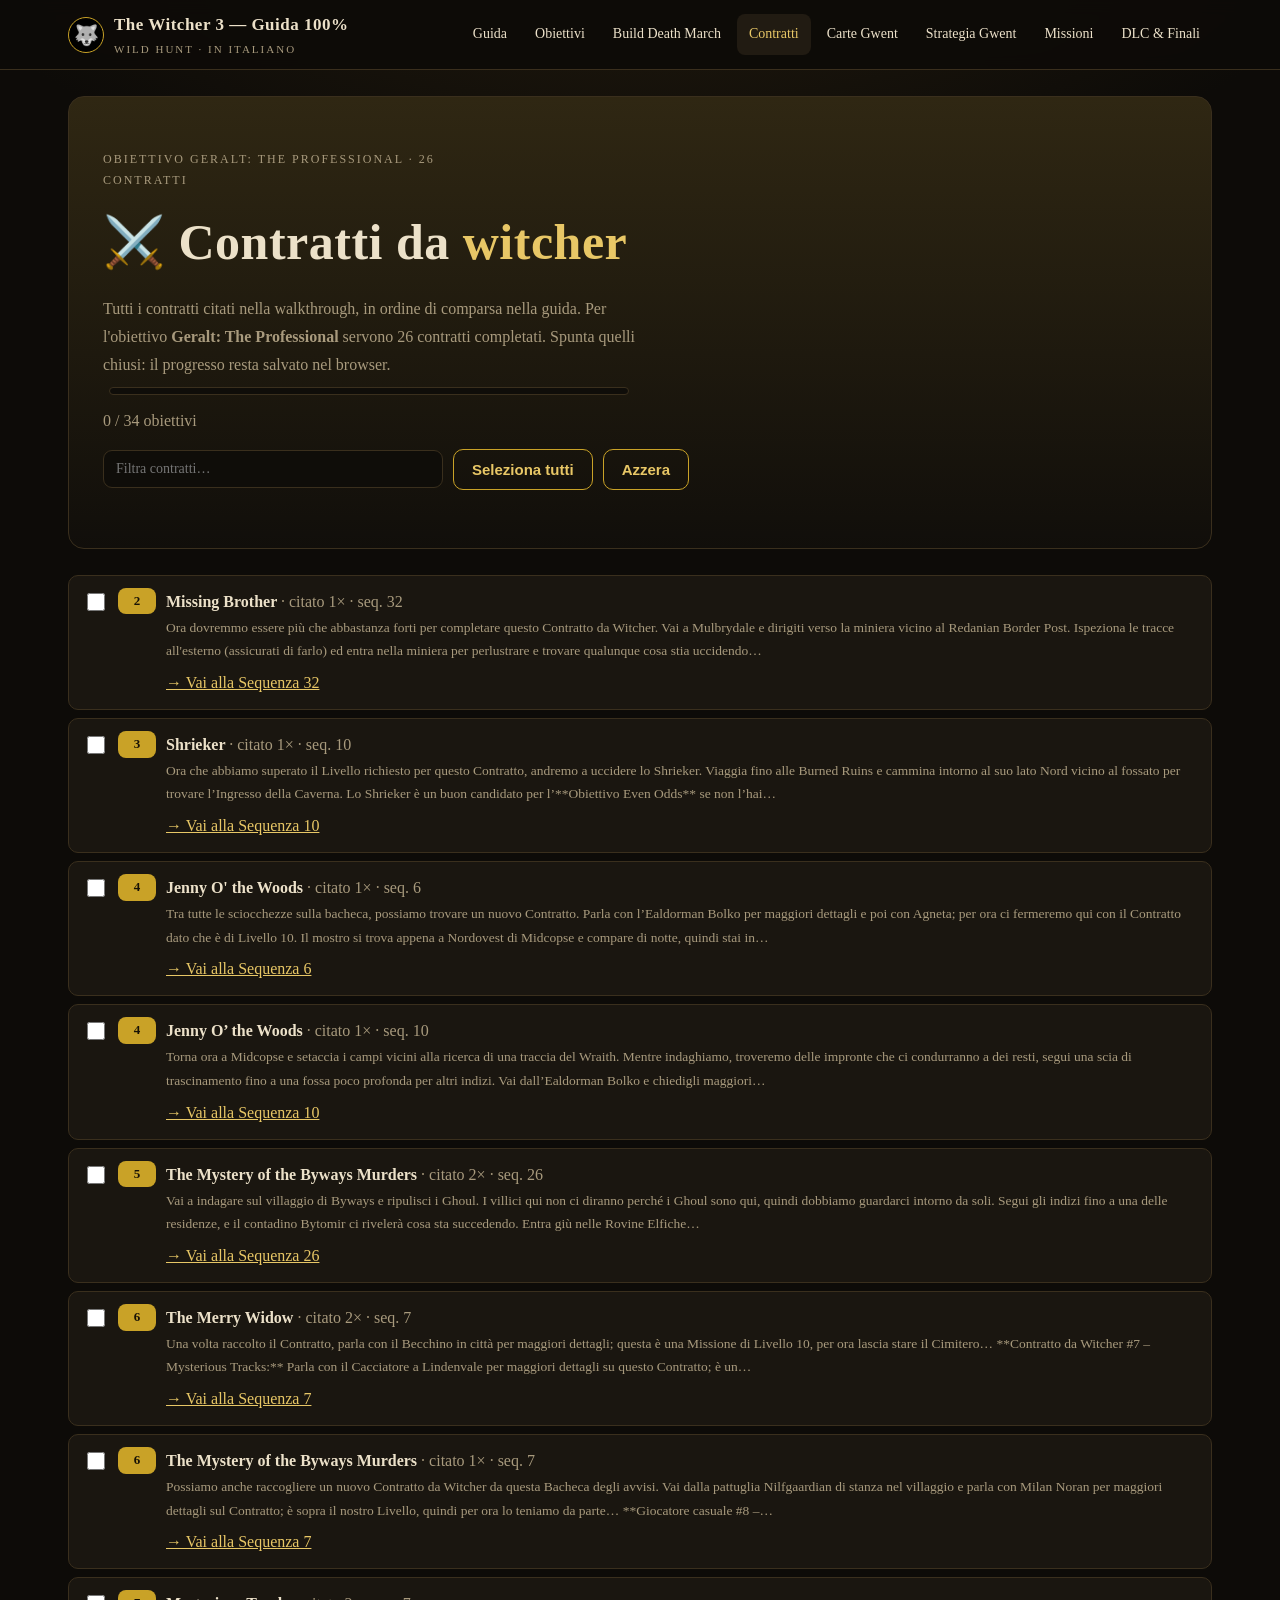
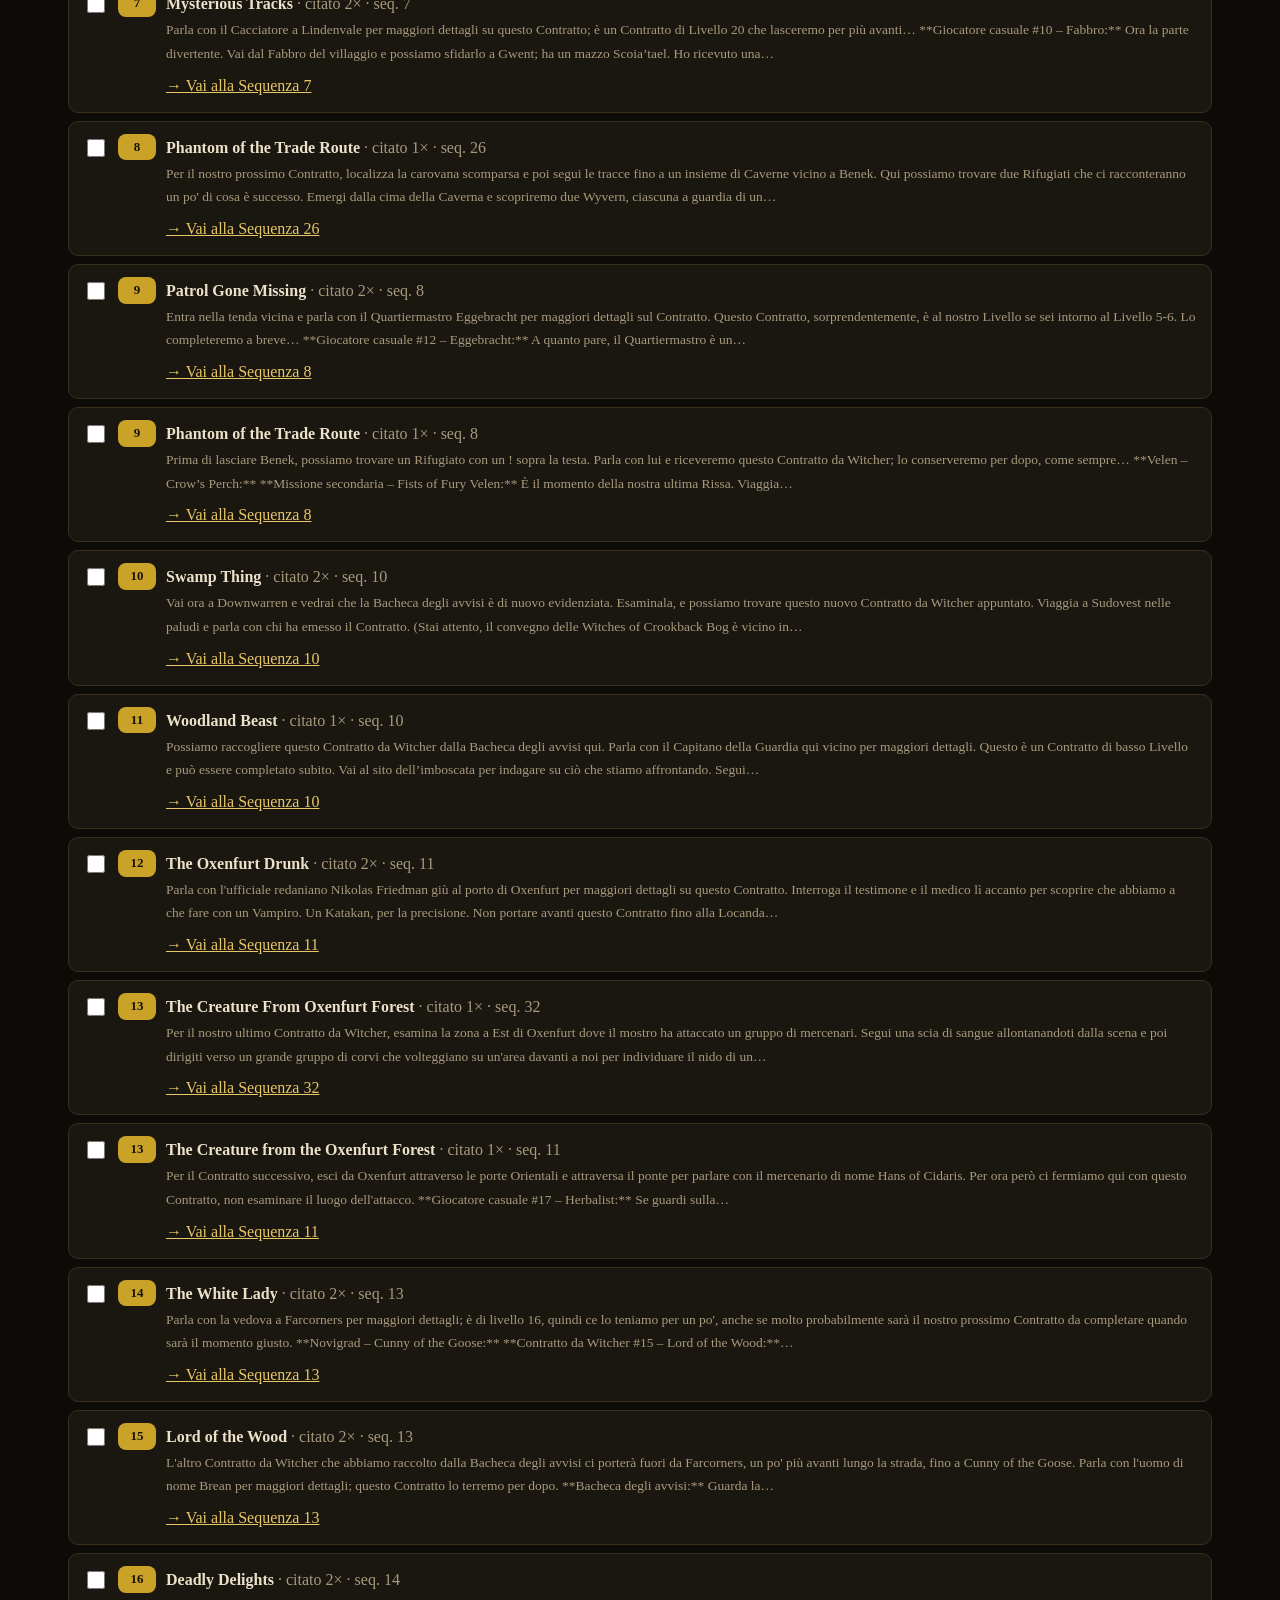
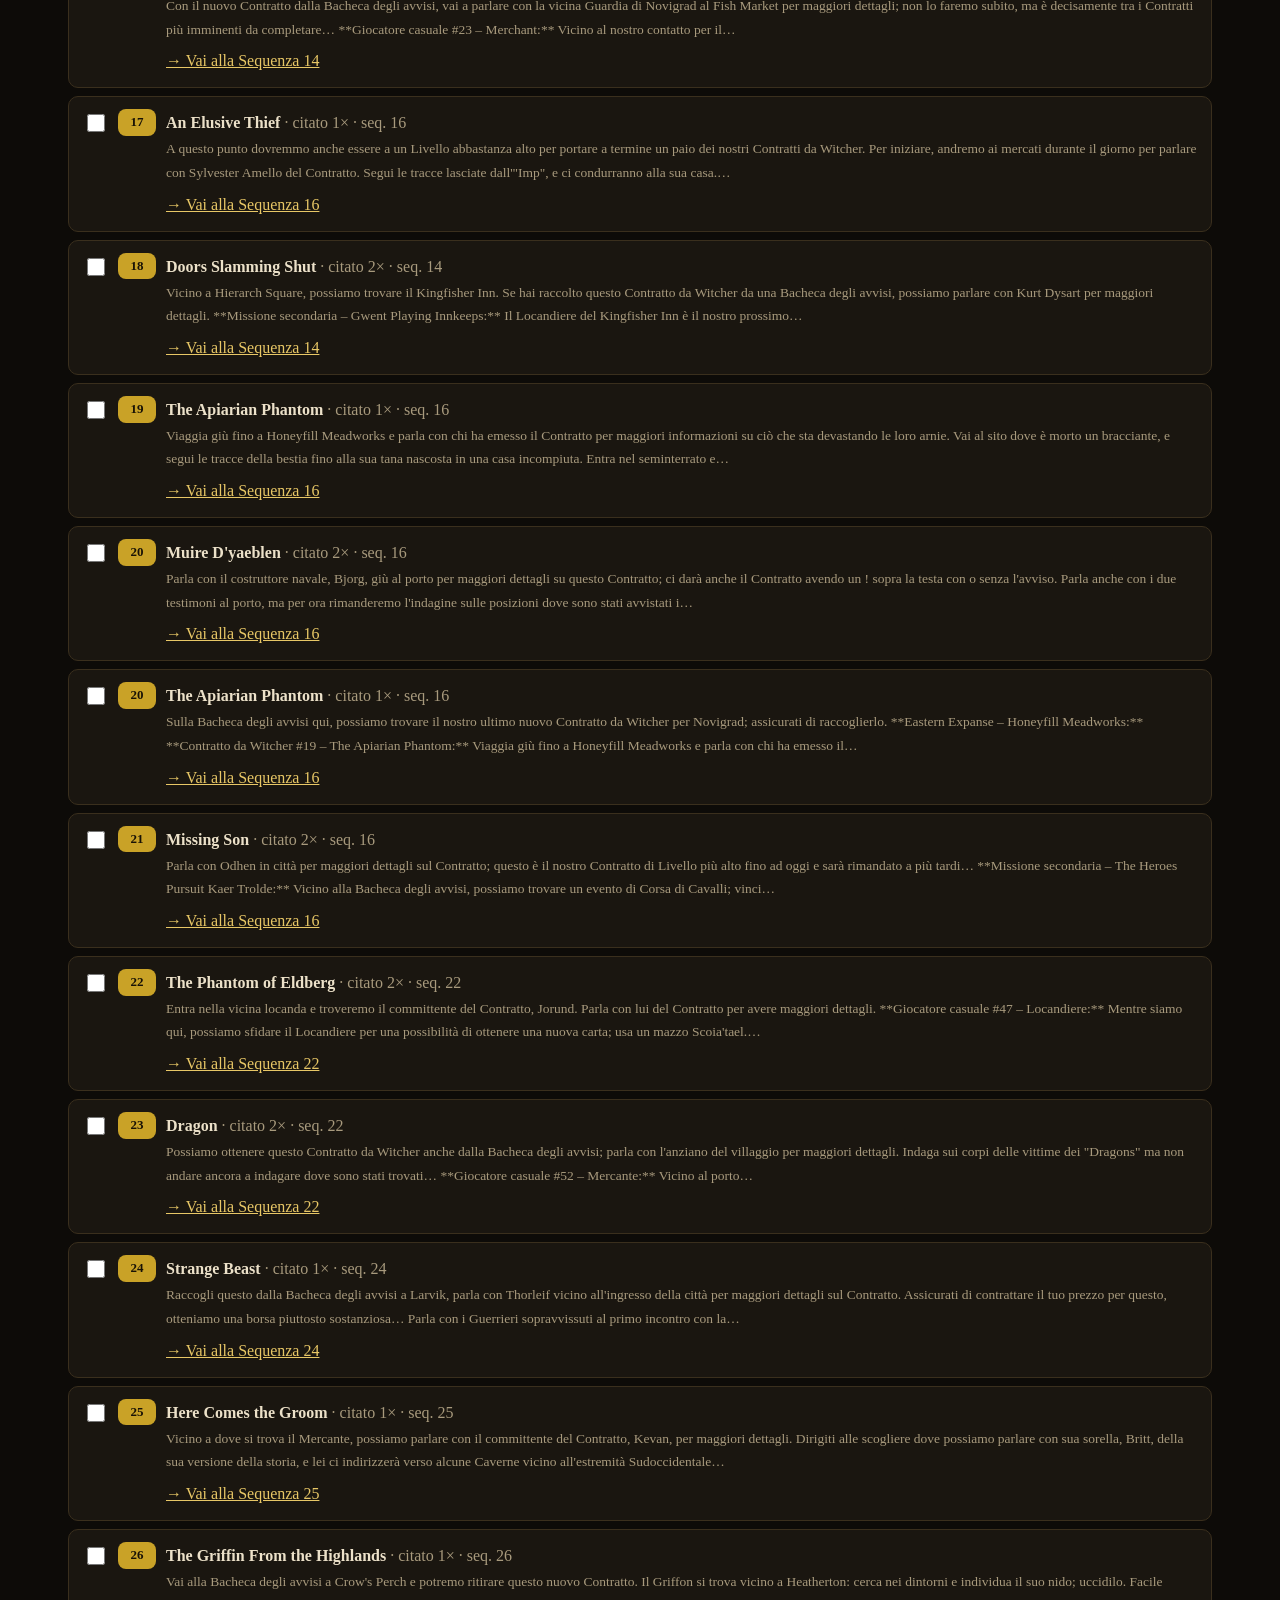
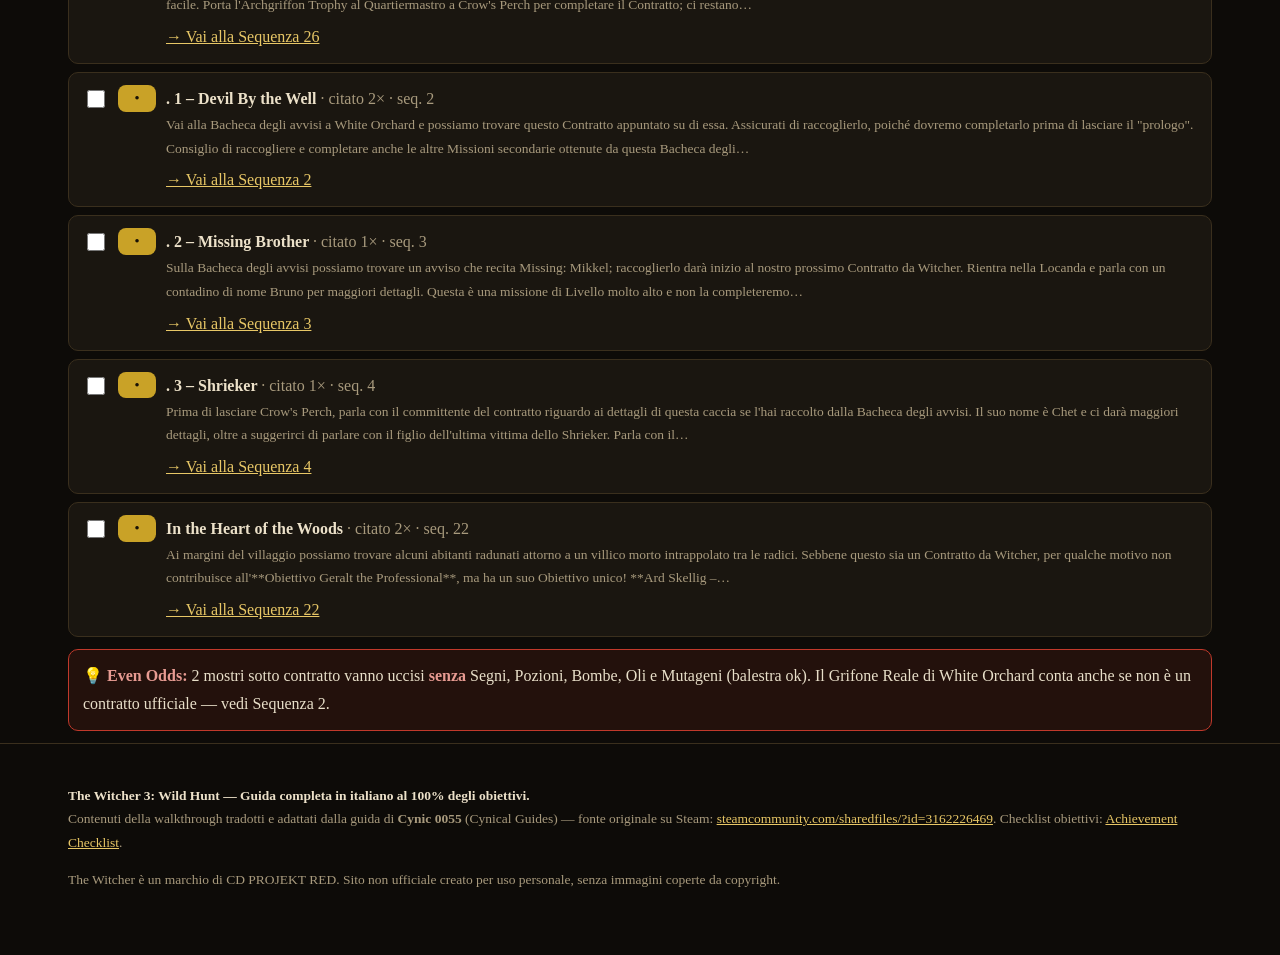
<file: sito-witcher3/contratti.html>
<!DOCTYPE html><html lang="it"><head><meta charset="utf-8"><meta name="viewport" content="width=device-width,initial-scale=1">
<title>Contratti da witcher (34 citati) — Guida TW3</title><meta name="description" content="Tutti i contratti da witcher citati nella guida con checklist."><link rel="stylesheet" href="assets/styles.css"></head><body><header class="topbar"><div class="topbar-in">
<a class="brand" href="index.html"><span class="brand-mark">🐺</span><span><b>The Witcher 3 — Guida 100%</b><small>Wild Hunt · in italiano</small></span></a>
<nav class="main"><a href="index.html" class="">Guida</a><a href="obiettivi.html" class="">Obiettivi</a><a href="build.html" class="">Build Death March</a><a href="contratti.html" class="active">Contratti</a><a href="carte.html" class="">Carte Gwent</a><a href="gwent.html" class="">Strategia Gwent</a><a href="missioni.html" class="">Missioni</a><a href="dlc-finali.html" class="">DLC & Finali</a></nav></div></header><div class="wrap">
<section class="hero"><p class="kicker">Obiettivo Geralt: The Professional · 26 contratti</p><h1>⚔️ Contratti da <span>witcher</span></h1>
<p>Tutti i contratti citati nella walkthrough, in ordine di comparsa nella guida. Per l'obiettivo <b>Geralt: The Professional</b> servono 26 contratti completati. Spunta quelli chiusi: il progresso resta salvato nel browser.</p>
<div class="progress-line" style="max-width:520px"><i id="ob-bar"></i></div><p id="ob-label" style="color:var(--muted)"></p>
<div class="toolbar"><input id="q" class="search" style="max-width:340px;margin:0" placeholder="Filtra contratti…"><button class="btn ghost" id="btn-all">Seleziona tutti</button><button class="btn ghost" id="btn-none">Azzera</button></div></section>
<main class="content"><div class="ob-row"><input type="checkbox" class="ob-check" data-ob="c-0"><span class="num">2</span>
<div><div class="oname">Missing Brother <span style="color:var(--muted);font-weight:normal">· citato 1× · seq. 32</span></div>
<div class="odesc">Ora dovremmo essere più che abbastanza forti per completare questo Contratto da Witcher. Vai a Mulbrydale e dirigiti verso la miniera vicino al Redanian Border Post. Ispeziona le tracce all&#x27;esterno (assicurati di farlo) ed entra nella miniera per perlustrare e trovare qualunque cosa stia uccidendo…</div><div style="margin-top:6px"><a href="index.html#seq-32">→ Vai alla Sequenza 32</a></div></div></div>
<div class="ob-row"><input type="checkbox" class="ob-check" data-ob="c-1"><span class="num">3</span>
<div><div class="oname">Shrieker <span style="color:var(--muted);font-weight:normal">· citato 1× · seq. 10</span></div>
<div class="odesc">Ora che abbiamo superato il Livello richiesto per questo Contratto, andremo a uccidere lo Shrieker. Viaggia fino alle Burned Ruins e cammina intorno al suo lato Nord vicino al fossato per trovare l’Ingresso della Caverna. Lo Shrieker è un buon candidato per l’**Obiettivo Even Odds** se non l’hai…</div><div style="margin-top:6px"><a href="index.html#seq-10">→ Vai alla Sequenza 10</a></div></div></div>
<div class="ob-row"><input type="checkbox" class="ob-check" data-ob="c-2"><span class="num">4</span>
<div><div class="oname">Jenny O&#x27; the Woods <span style="color:var(--muted);font-weight:normal">· citato 1× · seq. 6</span></div>
<div class="odesc">Tra tutte le sciocchezze sulla bacheca, possiamo trovare un nuovo Contratto. Parla con l’Ealdorman Bolko per maggiori dettagli e poi con Agneta; per ora ci fermeremo qui con il Contratto dato che è di Livello 10. Il mostro si trova appena a Nordovest di Midcopse e compare di notte, quindi stai in…</div><div style="margin-top:6px"><a href="index.html#seq-6">→ Vai alla Sequenza 6</a></div></div></div>
<div class="ob-row"><input type="checkbox" class="ob-check" data-ob="c-3"><span class="num">4</span>
<div><div class="oname">Jenny O’ the Woods <span style="color:var(--muted);font-weight:normal">· citato 1× · seq. 10</span></div>
<div class="odesc">Torna ora a Midcopse e setaccia i campi vicini alla ricerca di una traccia del Wraith. Mentre indaghiamo, troveremo delle impronte che ci condurranno a dei resti, segui una scia di trascinamento fino a una fossa poco profonda per altri indizi. Vai dall’Ealdorman Bolko e chiedigli maggiori…</div><div style="margin-top:6px"><a href="index.html#seq-10">→ Vai alla Sequenza 10</a></div></div></div>
<div class="ob-row"><input type="checkbox" class="ob-check" data-ob="c-4"><span class="num">5</span>
<div><div class="oname">The Mystery of the Byways Murders <span style="color:var(--muted);font-weight:normal">· citato 2× · seq. 26</span></div>
<div class="odesc">Vai a indagare sul villaggio di Byways e ripulisci i Ghoul. I villici qui non ci diranno perché i Ghoul sono qui, quindi dobbiamo guardarci intorno da soli. Segui gli indizi fino a una delle residenze, e il contadino Bytomir ci rivelerà cosa sta succedendo. Entra giù nelle Rovine Elfiche…</div><div style="margin-top:6px"><a href="index.html#seq-26">→ Vai alla Sequenza 26</a></div></div></div>
<div class="ob-row"><input type="checkbox" class="ob-check" data-ob="c-5"><span class="num">6</span>
<div><div class="oname">The Merry Widow <span style="color:var(--muted);font-weight:normal">· citato 2× · seq. 7</span></div>
<div class="odesc">Una volta raccolto il Contratto, parla con il Becchino in città per maggiori dettagli; questa è una Missione di Livello 10, per ora lascia stare il Cimitero… **Contratto da Witcher #7 – Mysterious Tracks:** Parla con il Cacciatore a Lindenvale per maggiori dettagli su questo Contratto; è un…</div><div style="margin-top:6px"><a href="index.html#seq-7">→ Vai alla Sequenza 7</a></div></div></div>
<div class="ob-row"><input type="checkbox" class="ob-check" data-ob="c-6"><span class="num">6</span>
<div><div class="oname">The Mystery of the Byways Murders <span style="color:var(--muted);font-weight:normal">· citato 1× · seq. 7</span></div>
<div class="odesc">Possiamo anche raccogliere un nuovo Contratto da Witcher da questa Bacheca degli avvisi. Vai dalla pattuglia Nilfgaardian di stanza nel villaggio e parla con Milan Noran per maggiori dettagli sul Contratto; è sopra il nostro Livello, quindi per ora lo teniamo da parte… **Giocatore casuale #8 –…</div><div style="margin-top:6px"><a href="index.html#seq-7">→ Vai alla Sequenza 7</a></div></div></div>
<div class="ob-row"><input type="checkbox" class="ob-check" data-ob="c-7"><span class="num">7</span>
<div><div class="oname">Mysterious Tracks <span style="color:var(--muted);font-weight:normal">· citato 2× · seq. 7</span></div>
<div class="odesc">Parla con il Cacciatore a Lindenvale per maggiori dettagli su questo Contratto; è un Contratto di Livello 20 che lasceremo per più avanti… **Giocatore casuale #10 – Fabbro:** Ora la parte divertente. Vai dal Fabbro del villaggio e possiamo sfidarlo a Gwent; ha un mazzo Scoia’tael. Ho ricevuto una…</div><div style="margin-top:6px"><a href="index.html#seq-7">→ Vai alla Sequenza 7</a></div></div></div>
<div class="ob-row"><input type="checkbox" class="ob-check" data-ob="c-8"><span class="num">8</span>
<div><div class="oname">Phantom of the Trade Route <span style="color:var(--muted);font-weight:normal">· citato 1× · seq. 26</span></div>
<div class="odesc">Per il nostro prossimo Contratto, localizza la carovana scomparsa e poi segui le tracce fino a un insieme di Caverne vicino a Benek. Qui possiamo trovare due Rifugiati che ci racconteranno un po&#x27; di cosa è successo. Emergi dalla cima della Caverna e scopriremo due Wyvern, ciascuna a guardia di un…</div><div style="margin-top:6px"><a href="index.html#seq-26">→ Vai alla Sequenza 26</a></div></div></div>
<div class="ob-row"><input type="checkbox" class="ob-check" data-ob="c-9"><span class="num">9</span>
<div><div class="oname">Patrol Gone Missing <span style="color:var(--muted);font-weight:normal">· citato 2× · seq. 8</span></div>
<div class="odesc">Entra nella tenda vicina e parla con il Quartiermastro Eggebracht per maggiori dettagli sul Contratto. Questo Contratto, sorprendentemente, è al nostro Livello se sei intorno al Livello 5-6. Lo completeremo a breve… **Giocatore casuale #12 – Eggebracht:** A quanto pare, il Quartiermastro è un…</div><div style="margin-top:6px"><a href="index.html#seq-8">→ Vai alla Sequenza 8</a></div></div></div>
<div class="ob-row"><input type="checkbox" class="ob-check" data-ob="c-10"><span class="num">9</span>
<div><div class="oname">Phantom of the Trade Route <span style="color:var(--muted);font-weight:normal">· citato 1× · seq. 8</span></div>
<div class="odesc">Prima di lasciare Benek, possiamo trovare un Rifugiato con un ! sopra la testa. Parla con lui e riceveremo questo Contratto da Witcher; lo conserveremo per dopo, come sempre… **Velen – Crow’s Perch:** **Missione secondaria – Fists of Fury Velen:** È il momento della nostra ultima Rissa. Viaggia…</div><div style="margin-top:6px"><a href="index.html#seq-8">→ Vai alla Sequenza 8</a></div></div></div>
<div class="ob-row"><input type="checkbox" class="ob-check" data-ob="c-11"><span class="num">10</span>
<div><div class="oname">Swamp Thing <span style="color:var(--muted);font-weight:normal">· citato 2× · seq. 10</span></div>
<div class="odesc">Vai ora a Downwarren e vedrai che la Bacheca degli avvisi è di nuovo evidenziata. Esaminala, e possiamo trovare questo nuovo Contratto da Witcher appuntato. Viaggia a Sudovest nelle paludi e parla con chi ha emesso il Contratto. (Stai attento, il convegno delle Witches of Crookback Bog è vicino in…</div><div style="margin-top:6px"><a href="index.html#seq-10">→ Vai alla Sequenza 10</a></div></div></div>
<div class="ob-row"><input type="checkbox" class="ob-check" data-ob="c-12"><span class="num">11</span>
<div><div class="oname">Woodland Beast <span style="color:var(--muted);font-weight:normal">· citato 1× · seq. 10</span></div>
<div class="odesc">Possiamo raccogliere questo Contratto da Witcher dalla Bacheca degli avvisi qui. Parla con il Capitano della Guardia qui vicino per maggiori dettagli. Questo è un Contratto di basso Livello e può essere completato subito. Vai al sito dell’imboscata per indagare su ciò che stiamo affrontando. Segui…</div><div style="margin-top:6px"><a href="index.html#seq-10">→ Vai alla Sequenza 10</a></div></div></div>
<div class="ob-row"><input type="checkbox" class="ob-check" data-ob="c-13"><span class="num">12</span>
<div><div class="oname">The Oxenfurt Drunk <span style="color:var(--muted);font-weight:normal">· citato 2× · seq. 11</span></div>
<div class="odesc">Parla con l&#x27;ufficiale redaniano Nikolas Friedman giù al porto di Oxenfurt per maggiori dettagli su questo Contratto. Interroga il testimone e il medico lì accanto per scoprire che abbiamo a che fare con un Vampiro. Un Katakan, per la precisione. Non portare avanti questo Contratto fino alla Locanda…</div><div style="margin-top:6px"><a href="index.html#seq-11">→ Vai alla Sequenza 11</a></div></div></div>
<div class="ob-row"><input type="checkbox" class="ob-check" data-ob="c-14"><span class="num">13</span>
<div><div class="oname">The Creature From Oxenfurt Forest <span style="color:var(--muted);font-weight:normal">· citato 1× · seq. 32</span></div>
<div class="odesc">Per il nostro ultimo Contratto da Witcher, esamina la zona a Est di Oxenfurt dove il mostro ha attaccato un gruppo di mercenari. Segui una scia di sangue allontanandoti dalla scena e poi dirigiti verso un grande gruppo di corvi che volteggiano su un&#x27;area davanti a noi per individuare il nido di un…</div><div style="margin-top:6px"><a href="index.html#seq-32">→ Vai alla Sequenza 32</a></div></div></div>
<div class="ob-row"><input type="checkbox" class="ob-check" data-ob="c-15"><span class="num">13</span>
<div><div class="oname">The Creature from the Oxenfurt Forest <span style="color:var(--muted);font-weight:normal">· citato 1× · seq. 11</span></div>
<div class="odesc">Per il Contratto successivo, esci da Oxenfurt attraverso le porte Orientali e attraversa il ponte per parlare con il mercenario di nome Hans of Cidaris. Per ora però ci fermiamo qui con questo Contratto, non esaminare il luogo dell&#x27;attacco. **Giocatore casuale #17 – Herbalist:** Se guardi sulla…</div><div style="margin-top:6px"><a href="index.html#seq-11">→ Vai alla Sequenza 11</a></div></div></div>
<div class="ob-row"><input type="checkbox" class="ob-check" data-ob="c-16"><span class="num">14</span>
<div><div class="oname">The White Lady <span style="color:var(--muted);font-weight:normal">· citato 2× · seq. 13</span></div>
<div class="odesc">Parla con la vedova a Farcorners per maggiori dettagli; è di livello 16, quindi ce lo teniamo per un po&#x27;, anche se molto probabilmente sarà il nostro prossimo Contratto da completare quando sarà il momento giusto. **Novigrad – Cunny of the Goose:** **Contratto da Witcher #15 – Lord of the Wood:**…</div><div style="margin-top:6px"><a href="index.html#seq-13">→ Vai alla Sequenza 13</a></div></div></div>
<div class="ob-row"><input type="checkbox" class="ob-check" data-ob="c-17"><span class="num">15</span>
<div><div class="oname">Lord of the Wood <span style="color:var(--muted);font-weight:normal">· citato 2× · seq. 13</span></div>
<div class="odesc">L&#x27;altro Contratto da Witcher che abbiamo raccolto dalla Bacheca degli avvisi ci porterà fuori da Farcorners, un po&#x27; più avanti lungo la strada, fino a Cunny of the Goose. Parla con l&#x27;uomo di nome Brean per maggiori dettagli; questo Contratto lo terremo per dopo. **Bacheca degli avvisi:** Guarda la…</div><div style="margin-top:6px"><a href="index.html#seq-13">→ Vai alla Sequenza 13</a></div></div></div>
<div class="ob-row"><input type="checkbox" class="ob-check" data-ob="c-18"><span class="num">16</span>
<div><div class="oname">Deadly Delights <span style="color:var(--muted);font-weight:normal">· citato 2× · seq. 14</span></div>
<div class="odesc">Con il nuovo Contratto dalla Bacheca degli avvisi, vai a parlare con la vicina Guardia di Novigrad al Fish Market per maggiori dettagli; non lo faremo subito, ma è decisamente tra i Contratti più imminenti da completare… **Giocatore casuale #23 – Merchant:** Vicino al nostro contatto per il…</div><div style="margin-top:6px"><a href="index.html#seq-14">→ Vai alla Sequenza 14</a></div></div></div>
<div class="ob-row"><input type="checkbox" class="ob-check" data-ob="c-19"><span class="num">17</span>
<div><div class="oname">An Elusive Thief <span style="color:var(--muted);font-weight:normal">· citato 1× · seq. 16</span></div>
<div class="odesc">A questo punto dovremmo anche essere a un Livello abbastanza alto per portare a termine un paio dei nostri Contratti da Witcher. Per iniziare, andremo ai mercati durante il giorno per parlare con Sylvester Amello del Contratto. Segui le tracce lasciate dall&#x27;&quot;Imp&quot;, e ci condurranno alla sua casa.…</div><div style="margin-top:6px"><a href="index.html#seq-16">→ Vai alla Sequenza 16</a></div></div></div>
<div class="ob-row"><input type="checkbox" class="ob-check" data-ob="c-20"><span class="num">18</span>
<div><div class="oname">Doors Slamming Shut <span style="color:var(--muted);font-weight:normal">· citato 2× · seq. 14</span></div>
<div class="odesc">Vicino a Hierarch Square, possiamo trovare il Kingfisher Inn. Se hai raccolto questo Contratto da Witcher da una Bacheca degli avvisi, possiamo parlare con Kurt Dysart per maggiori dettagli. **Missione secondaria – Gwent Playing Innkeeps:** Il Locandiere del Kingfisher Inn è il nostro prossimo…</div><div style="margin-top:6px"><a href="index.html#seq-14">→ Vai alla Sequenza 14</a></div></div></div>
<div class="ob-row"><input type="checkbox" class="ob-check" data-ob="c-21"><span class="num">19</span>
<div><div class="oname">The Apiarian Phantom <span style="color:var(--muted);font-weight:normal">· citato 1× · seq. 16</span></div>
<div class="odesc">Viaggia giù fino a Honeyfill Meadworks e parla con chi ha emesso il Contratto per maggiori informazioni su ciò che sta devastando le loro arnie. Vai al sito dove è morto un bracciante, e segui le tracce della bestia fino alla sua tana nascosta in una casa incompiuta. Entra nel seminterrato e…</div><div style="margin-top:6px"><a href="index.html#seq-16">→ Vai alla Sequenza 16</a></div></div></div>
<div class="ob-row"><input type="checkbox" class="ob-check" data-ob="c-22"><span class="num">20</span>
<div><div class="oname">Muire D&#x27;yaeblen <span style="color:var(--muted);font-weight:normal">· citato 2× · seq. 16</span></div>
<div class="odesc">Parla con il costruttore navale, Bjorg, giù al porto per maggiori dettagli su questo Contratto; ci darà anche il Contratto avendo un ! sopra la testa con o senza l&#x27;avviso. Parla anche con i due testimoni al porto, ma per ora rimanderemo l&#x27;indagine sulle posizioni dove sono stati avvistati i…</div><div style="margin-top:6px"><a href="index.html#seq-16">→ Vai alla Sequenza 16</a></div></div></div>
<div class="ob-row"><input type="checkbox" class="ob-check" data-ob="c-23"><span class="num">20</span>
<div><div class="oname">The Apiarian Phantom <span style="color:var(--muted);font-weight:normal">· citato 1× · seq. 16</span></div>
<div class="odesc">Sulla Bacheca degli avvisi qui, possiamo trovare il nostro ultimo nuovo Contratto da Witcher per Novigrad; assicurati di raccoglierlo. **Eastern Expanse – Honeyfill Meadworks:** **Contratto da Witcher #19 – The Apiarian Phantom:** Viaggia giù fino a Honeyfill Meadworks e parla con chi ha emesso il…</div><div style="margin-top:6px"><a href="index.html#seq-16">→ Vai alla Sequenza 16</a></div></div></div>
<div class="ob-row"><input type="checkbox" class="ob-check" data-ob="c-24"><span class="num">21</span>
<div><div class="oname">Missing Son <span style="color:var(--muted);font-weight:normal">· citato 2× · seq. 16</span></div>
<div class="odesc">Parla con Odhen in città per maggiori dettagli sul Contratto; questo è il nostro Contratto di Livello più alto fino ad oggi e sarà rimandato a più tardi… **Missione secondaria – The Heroes Pursuit Kaer Trolde:** Vicino alla Bacheca degli avvisi, possiamo trovare un evento di Corsa di Cavalli; vinci…</div><div style="margin-top:6px"><a href="index.html#seq-16">→ Vai alla Sequenza 16</a></div></div></div>
<div class="ob-row"><input type="checkbox" class="ob-check" data-ob="c-25"><span class="num">22</span>
<div><div class="oname">The Phantom of Eldberg <span style="color:var(--muted);font-weight:normal">· citato 2× · seq. 22</span></div>
<div class="odesc">Entra nella vicina locanda e troveremo il committente del Contratto, Jorund. Parla con lui del Contratto per avere maggiori dettagli. **Giocatore casuale #47 – Locandiere:** Mentre siamo qui, possiamo sfidare il Locandiere per una possibilità di ottenere una nuova carta; usa un mazzo Scoia&#x27;tael.…</div><div style="margin-top:6px"><a href="index.html#seq-22">→ Vai alla Sequenza 22</a></div></div></div>
<div class="ob-row"><input type="checkbox" class="ob-check" data-ob="c-26"><span class="num">23</span>
<div><div class="oname">Dragon <span style="color:var(--muted);font-weight:normal">· citato 2× · seq. 22</span></div>
<div class="odesc">Possiamo ottenere questo Contratto da Witcher anche dalla Bacheca degli avvisi; parla con l&#x27;anziano del villaggio per maggiori dettagli. Indaga sui corpi delle vittime dei &quot;Dragons&quot; ma non andare ancora a indagare dove sono stati trovati… **Giocatore casuale #52 – Mercante:** Vicino al porto…</div><div style="margin-top:6px"><a href="index.html#seq-22">→ Vai alla Sequenza 22</a></div></div></div>
<div class="ob-row"><input type="checkbox" class="ob-check" data-ob="c-27"><span class="num">24</span>
<div><div class="oname">Strange Beast <span style="color:var(--muted);font-weight:normal">· citato 1× · seq. 24</span></div>
<div class="odesc">Raccogli questo dalla Bacheca degli avvisi a Larvik, parla con Thorleif vicino all&#x27;ingresso della città per maggiori dettagli sul Contratto. Assicurati di contrattare il tuo prezzo per questo, otteniamo una borsa piuttosto sostanziosa… Parla con i Guerrieri sopravvissuti al primo incontro con la…</div><div style="margin-top:6px"><a href="index.html#seq-24">→ Vai alla Sequenza 24</a></div></div></div>
<div class="ob-row"><input type="checkbox" class="ob-check" data-ob="c-28"><span class="num">25</span>
<div><div class="oname">Here Comes the Groom <span style="color:var(--muted);font-weight:normal">· citato 1× · seq. 25</span></div>
<div class="odesc">Vicino a dove si trova il Mercante, possiamo parlare con il committente del Contratto, Kevan, per maggiori dettagli. Dirigiti alle scogliere dove possiamo parlare con sua sorella, Britt, della sua versione della storia, e lei ci indirizzerà verso alcune Caverne vicino all&#x27;estremità Sudoccidentale…</div><div style="margin-top:6px"><a href="index.html#seq-25">→ Vai alla Sequenza 25</a></div></div></div>
<div class="ob-row"><input type="checkbox" class="ob-check" data-ob="c-29"><span class="num">26</span>
<div><div class="oname">The Griffin From the Highlands <span style="color:var(--muted);font-weight:normal">· citato 1× · seq. 26</span></div>
<div class="odesc">Vai alla Bacheca degli avvisi a Crow&#x27;s Perch e potremo ritirare questo nuovo Contratto. Il Griffon si trova vicino a Heatherton: cerca nei dintorni e individua il suo nido; uccidilo. Facile facile. Porta l&#x27;Archgriffon Trophy al Quartiermastro a Crow&#x27;s Perch per completare il Contratto; ci restano…</div><div style="margin-top:6px"><a href="index.html#seq-26">→ Vai alla Sequenza 26</a></div></div></div>
<div class="ob-row"><input type="checkbox" class="ob-check" data-ob="c-30"><span class="num">•</span>
<div><div class="oname">. 1 – Devil By the Well <span style="color:var(--muted);font-weight:normal">· citato 2× · seq. 2</span></div>
<div class="odesc">Vai alla Bacheca degli avvisi a White Orchard e possiamo trovare questo Contratto appuntato su di essa. Assicurati di raccoglierlo, poiché dovremo completarlo prima di lasciare il &quot;prologo&quot;. Consiglio di raccogliere e completare anche le altre Missioni secondarie ottenute da questa Bacheca degli…</div><div style="margin-top:6px"><a href="index.html#seq-2">→ Vai alla Sequenza 2</a></div></div></div>
<div class="ob-row"><input type="checkbox" class="ob-check" data-ob="c-31"><span class="num">•</span>
<div><div class="oname">. 2 – Missing Brother <span style="color:var(--muted);font-weight:normal">· citato 1× · seq. 3</span></div>
<div class="odesc">Sulla Bacheca degli avvisi possiamo trovare un avviso che recita Missing: Mikkel; raccoglierlo darà inizio al nostro prossimo Contratto da Witcher. Rientra nella Locanda e parla con un contadino di nome Bruno per maggiori dettagli. Questa è una missione di Livello molto alto e non la completeremo…</div><div style="margin-top:6px"><a href="index.html#seq-3">→ Vai alla Sequenza 3</a></div></div></div>
<div class="ob-row"><input type="checkbox" class="ob-check" data-ob="c-32"><span class="num">•</span>
<div><div class="oname">. 3 – Shrieker <span style="color:var(--muted);font-weight:normal">· citato 1× · seq. 4</span></div>
<div class="odesc">Prima di lasciare Crow&#x27;s Perch, parla con il committente del contratto riguardo ai dettagli di questa caccia se l&#x27;hai raccolto dalla Bacheca degli avvisi. Il suo nome è Chet e ci darà maggiori dettagli, oltre a suggerirci di parlare con il figlio dell&#x27;ultima vittima dello Shrieker. Parla con il…</div><div style="margin-top:6px"><a href="index.html#seq-4">→ Vai alla Sequenza 4</a></div></div></div>
<div class="ob-row"><input type="checkbox" class="ob-check" data-ob="c-33"><span class="num">•</span>
<div><div class="oname">In the Heart of the Woods <span style="color:var(--muted);font-weight:normal">· citato 2× · seq. 22</span></div>
<div class="odesc">Ai margini del villaggio possiamo trovare alcuni abitanti radunati attorno a un villico morto intrappolato tra le radici. Sebbene questo sia un Contratto da Witcher, per qualche motivo non contribuisce all&#x27;**Obiettivo Geralt the Professional**, ma ha un suo Obiettivo unico! **Ard Skellig –…</div><div style="margin-top:6px"><a href="index.html#seq-22">→ Vai alla Sequenza 22</a></div></div></div>
<div class="warn"><b>💡 Even Odds:</b> 2 mostri sotto contratto vanno uccisi <b>senza</b> Segni, Pozioni, Bombe, Oli e Mutageni (balestra ok). Il Grifone Reale di White Orchard conta anche se non è un contratto ufficiale — vedi Sequenza 2.</div>
</main></div><footer><div class="wrap">
<p><b style="color:var(--cream)">The Witcher 3: Wild Hunt — Guida completa in italiano al 100% degli obiettivi.</b><br>
Contenuti della walkthrough tradotti e adattati dalla guida di <b>Cynic 0055</b> (Cynical Guides) — fonte originale su Steam: <a href="https://steamcommunity.com/sharedfiles/filedetails/?id=3162226469" target="_blank" rel="noopener">steamcommunity.com/sharedfiles/?id=3162226469</a>. Checklist obiettivi: <a href="https://steamcommunity.com/sharedfiles/filedetails/?id=3162875051" target="_blank" rel="noopener">Achievement Checklist</a>.</p>
<p>The Witcher è un marchio di CD PROJEKT RED. Sito non ufficiale creato per uso personale, senza immagini coperte da copyright.</p>
</div></footer><button id="backtop" class="backtop" title="Torna su">↑</button><script src="assets/app.js"></script></body></html>
</file>
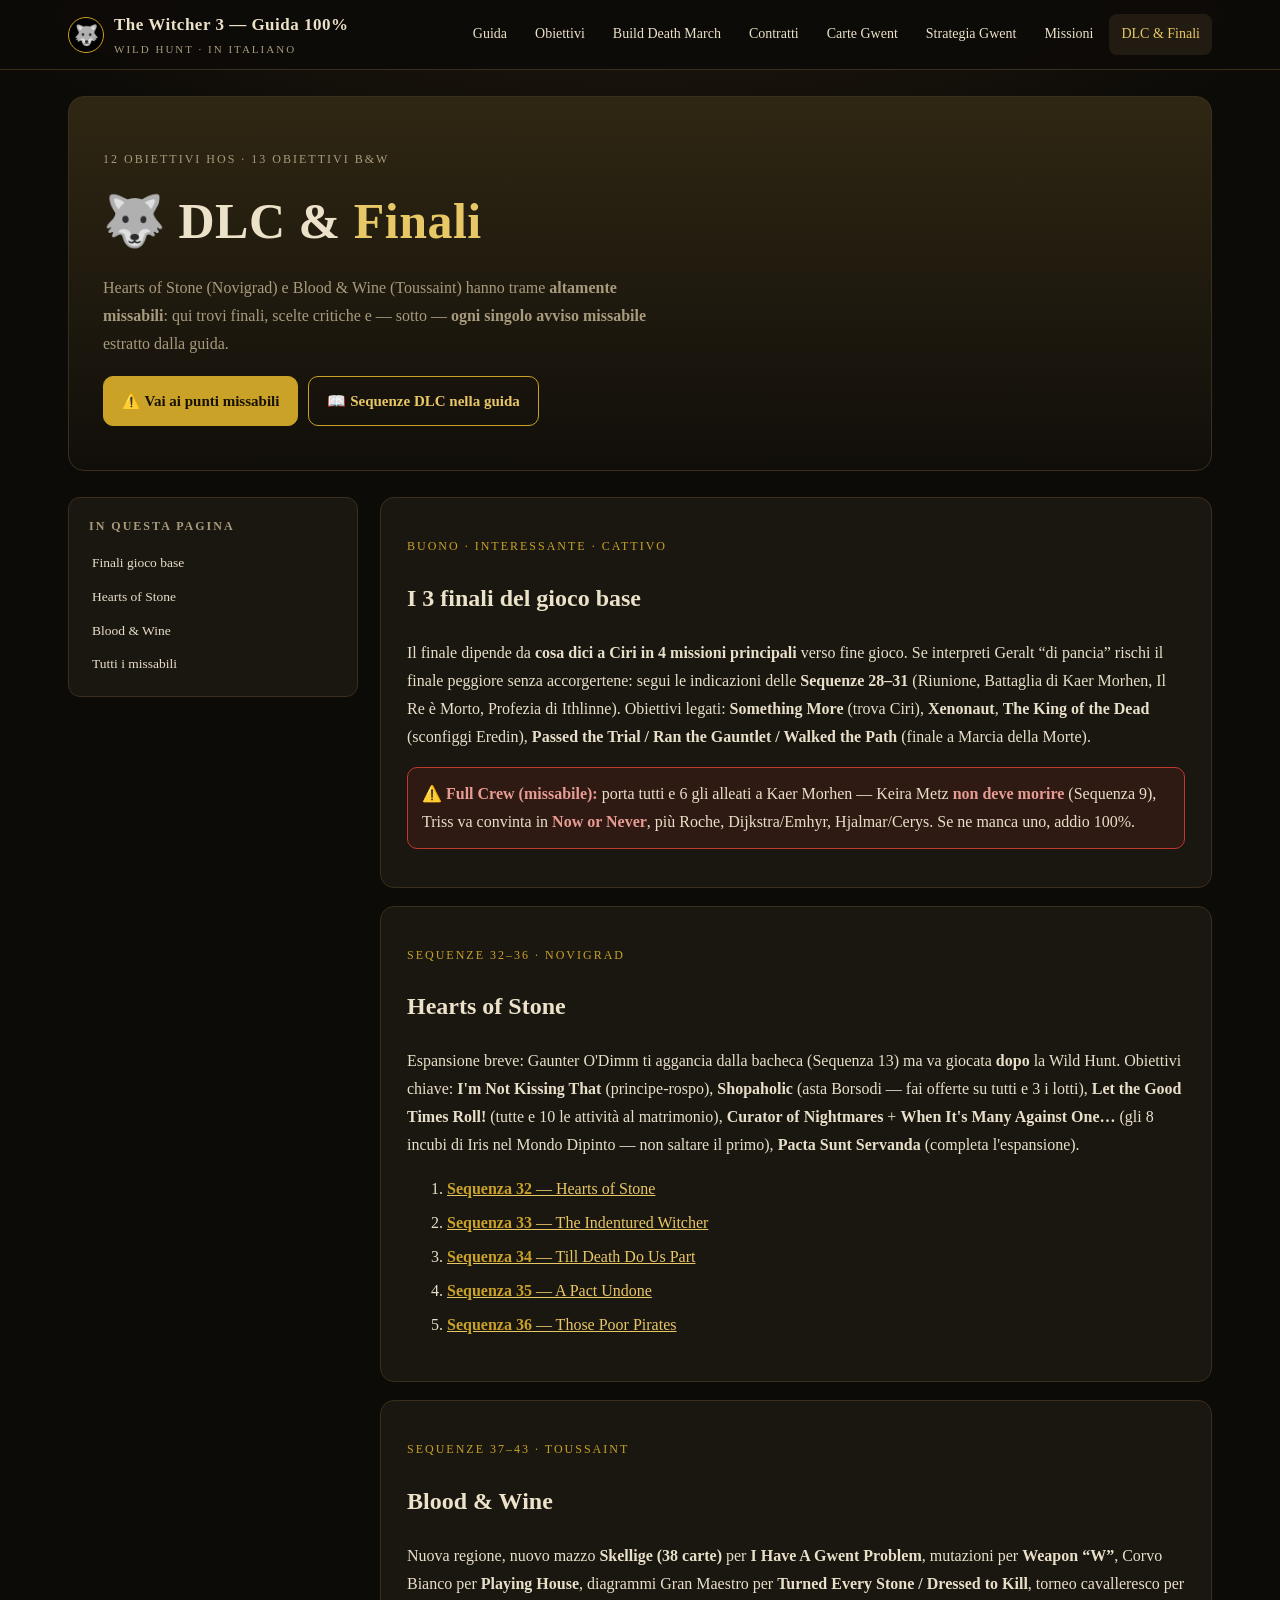
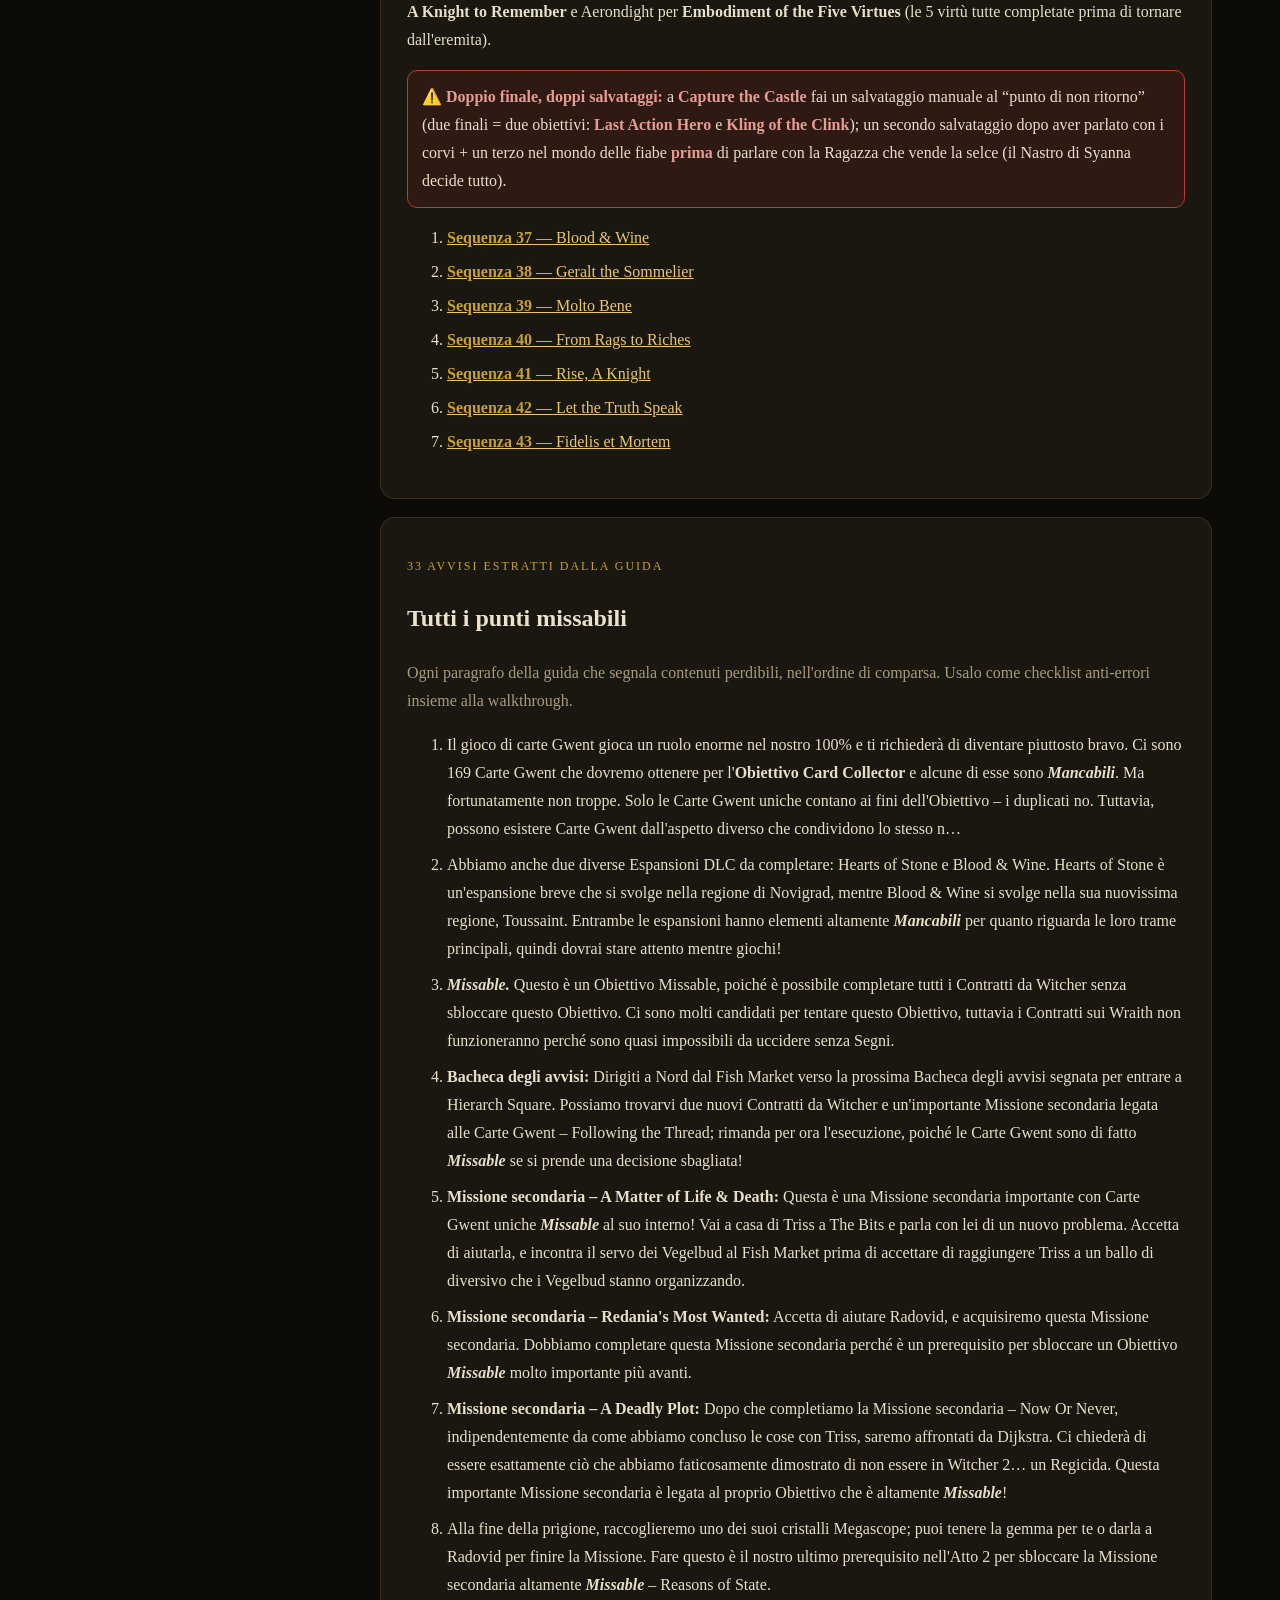
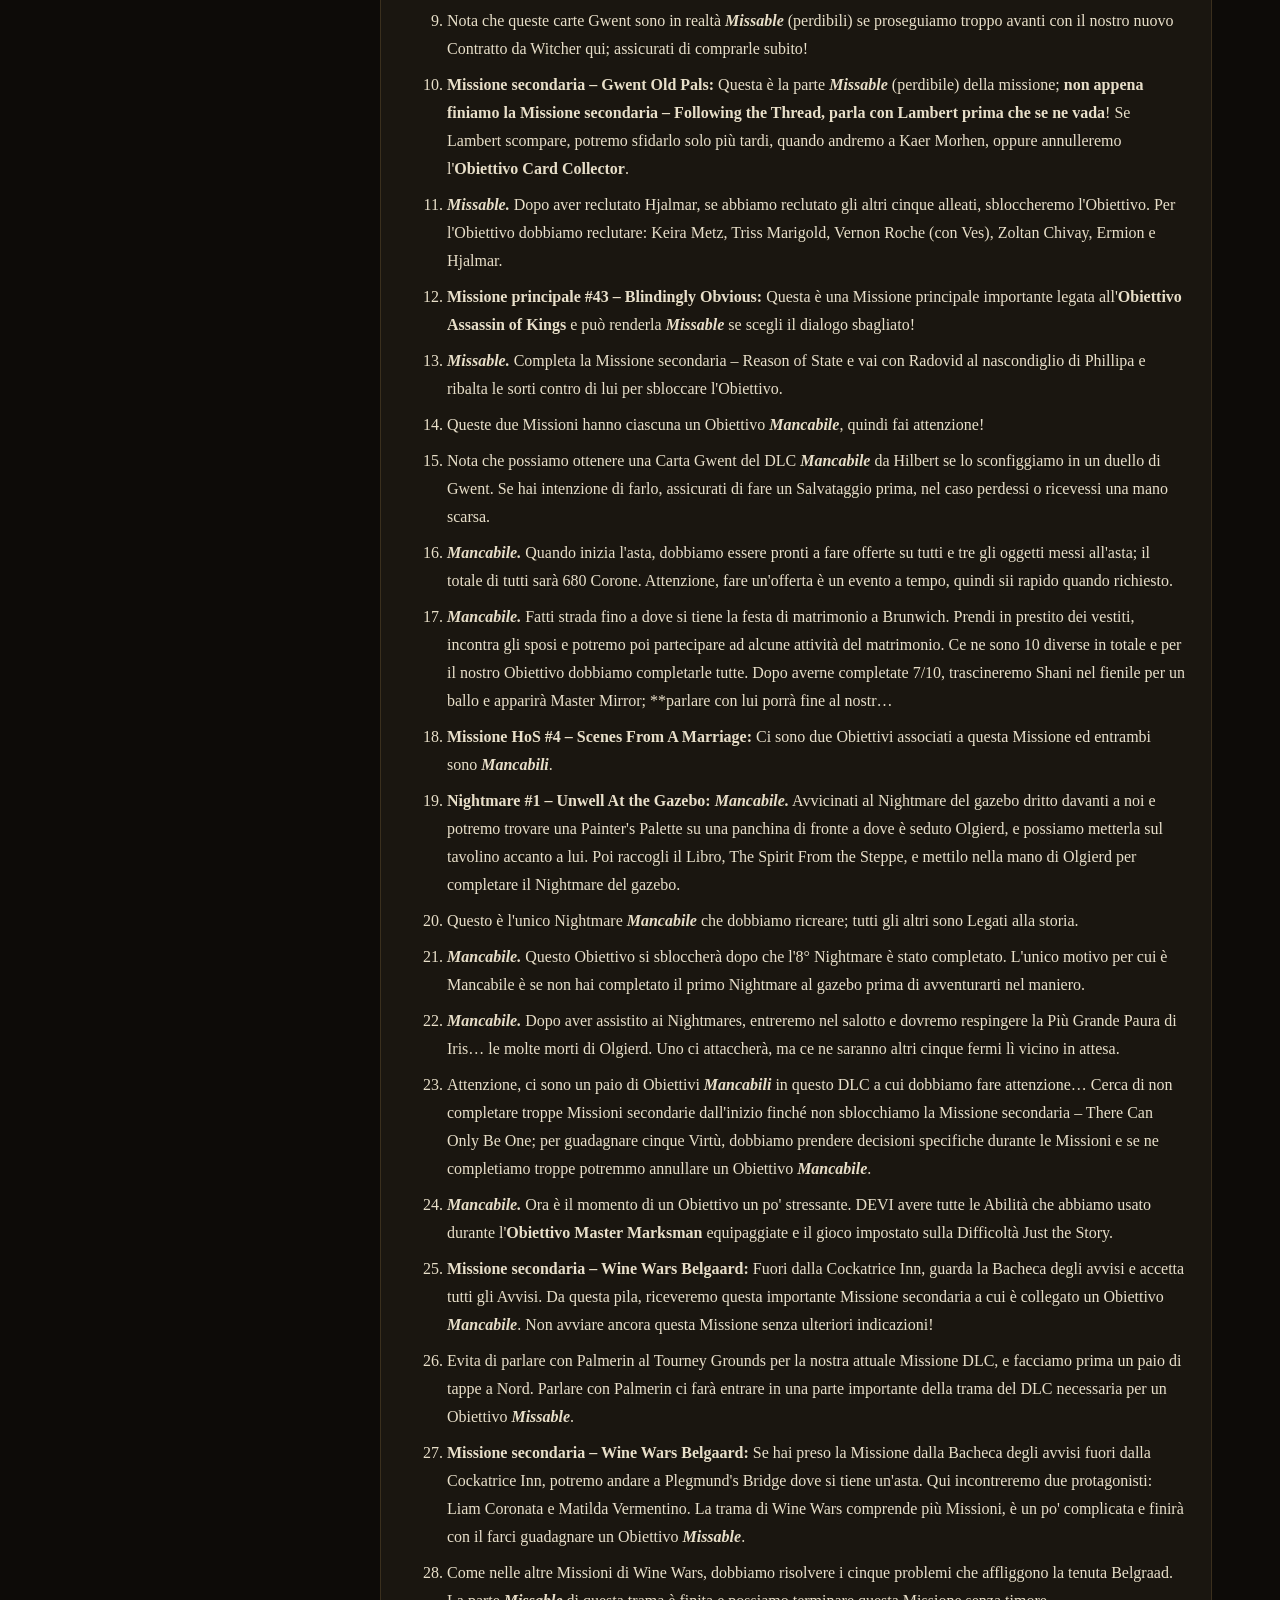
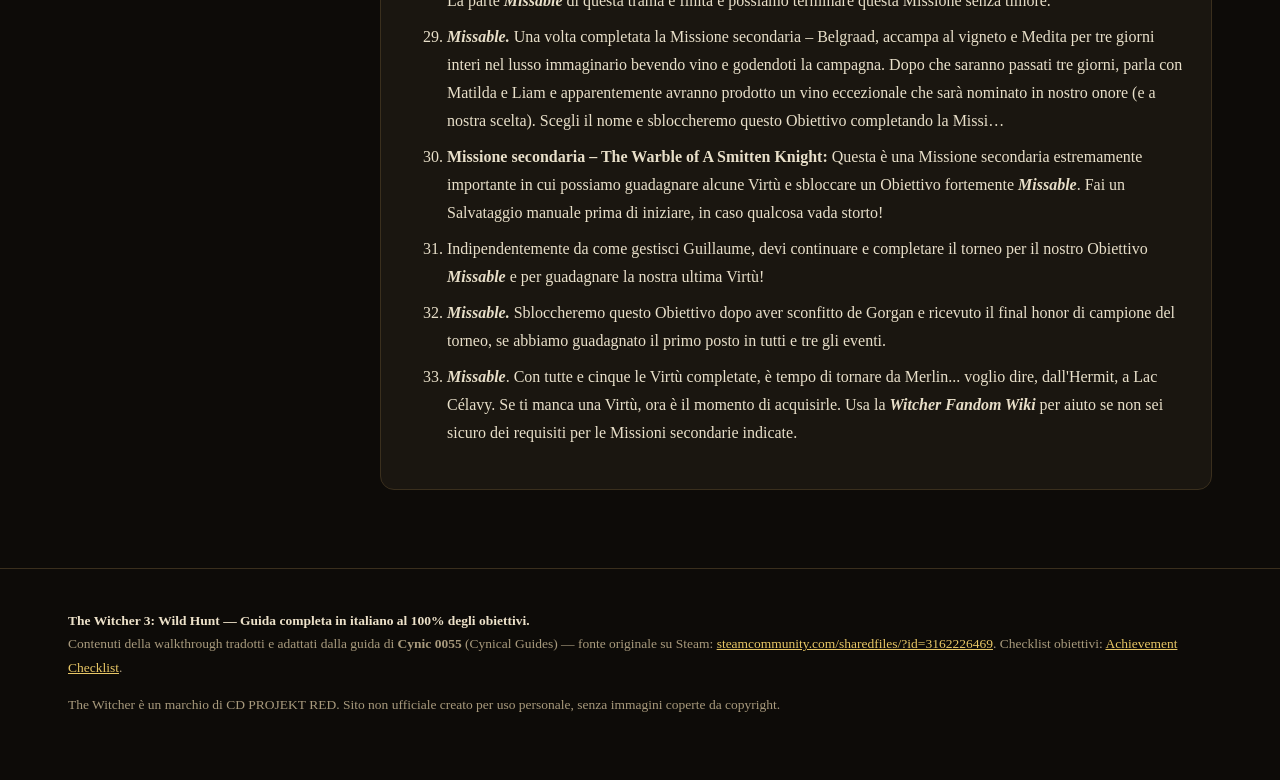
<file: sito-witcher3/dlc-finali.html>
<!DOCTYPE html><html lang="it"><head><meta charset="utf-8"><meta name="viewport" content="width=device-width,initial-scale=1">
<title>DLC Hearts of Stone, Blood & Wine, finali e missabili — Guida TW3</title><meta name="description" content="Finali del gioco base e dei DLC, scelte critiche e lista completa dei punti missabili."><link rel="stylesheet" href="assets/styles.css"></head><body><header class="topbar"><div class="topbar-in">
<a class="brand" href="index.html"><span class="brand-mark">🐺</span><span><b>The Witcher 3 — Guida 100%</b><small>Wild Hunt · in italiano</small></span></a>
<nav class="main"><a href="index.html" class="">Guida</a><a href="obiettivi.html" class="">Obiettivi</a><a href="build.html" class="">Build Death March</a><a href="contratti.html" class="">Contratti</a><a href="carte.html" class="">Carte Gwent</a><a href="gwent.html" class="">Strategia Gwent</a><a href="missioni.html" class="">Missioni</a><a href="dlc-finali.html" class="active">DLC & Finali</a></nav></div></header><div class="wrap">
<section class="hero"><p class="kicker">12 obiettivi HoS · 13 obiettivi B&amp;W</p><h1>🐺 DLC &amp; <span>Finali</span></h1>
<p>Hearts of Stone (Novigrad) e Blood &amp; Wine (Toussaint) hanno trame <b>altamente missabili</b>: qui trovi finali, scelte critiche e — sotto — <b>ogni singolo avviso missabile</b> estratto dalla guida.</p>
<div class="cta"><a class="btn" href="#missabili">⚠️ Vai ai punti missabili</a><a class="btn ghost" href="index.html#seq-32">📖 Sequenze DLC nella guida</a></div></section>
<div class="layout"><aside class="sidebar"><h3>In questa pagina</h3><ol class="toc" style="list-style:none;padding:0">
<li><a href="#finali-base">Finali gioco base</a></li><li><a href="#hos">Hearts of Stone</a></li>
<li><a href="#bw">Blood &amp; Wine</a></li><li><a href="#missabili">Tutti i missabili</a></li></ol></aside>
<main class="content">
<div class="intro-box" id="finali-base"><p class="kicker">Buono · Interessante · Cattivo</p><h2 style="color:var(--cream)">I 3 finali del gioco base</h2>
<p>Il finale dipende da <b>cosa dici a Ciri in 4 missioni principali</b> verso fine gioco. Se interpreti Geralt “di pancia” rischi il finale peggiore senza accorgertene: segui le indicazioni delle <b>Sequenze 28–31</b> (Riunione, Battaglia di Kaer Morhen, Il Re è Morto, Profezia di Ithlinne). Obiettivi legati: <b>Something More</b> (trova Ciri), <b>Xenonaut</b>, <b>The King of the Dead</b> (sconfiggi Eredin), <b>Passed the Trial / Ran the Gauntlet / Walked the Path</b> (finale a Marcia della Morte).</p>
<div class="warn"><b>⚠️ Full Crew (missabile):</b> porta tutti e 6 gli alleati a Kaer Morhen — Keira Metz <b>non deve morire</b> (Sequenza 9), Triss va convinta in <b>Now or Never</b>, più Roche, Dijkstra/Emhyr, Hjalmar/Cerys. Se ne manca uno, addio 100%.</div></div>
<div class="intro-box" id="hos"><p class="kicker">Sequenze 32–36 · Novigrad</p><h2 style="color:var(--cream)">Hearts of Stone</h2>
<p>Espansione breve: Gaunter O'Dimm ti aggancia dalla bacheca (Sequenza 13) ma va giocata <b>dopo</b> la Wild Hunt. Obiettivi chiave: <b>I'm Not Kissing That</b> (principe-rospo), <b>Shopaholic</b> (asta Borsodi — fai offerte su tutti e 3 i lotti), <b>Let the Good Times Roll!</b> (tutte e 10 le attività al matrimonio), <b>Curator of Nightmares</b> + <b>When It's Many Against One…</b> (gli 8 incubi di Iris nel Mondo Dipinto — non saltare il primo), <b>Pacta Sunt Servanda</b> (completa l'espansione).</p>
<ol><li style='margin:6px 0'><a href='index.html#seq-32'><b style='color:var(--gold)'>Sequenza 32</b> — Hearts of Stone</a></li><li style='margin:6px 0'><a href='index.html#seq-33'><b style='color:var(--gold)'>Sequenza 33</b> — The Indentured Witcher</a></li><li style='margin:6px 0'><a href='index.html#seq-34'><b style='color:var(--gold)'>Sequenza 34</b> — Till Death Do Us Part</a></li><li style='margin:6px 0'><a href='index.html#seq-35'><b style='color:var(--gold)'>Sequenza 35</b> — A Pact Undone</a></li><li style='margin:6px 0'><a href='index.html#seq-36'><b style='color:var(--gold)'>Sequenza 36</b> — Those Poor Pirates</a></li></ol></div>
<div class="intro-box" id="bw"><p class="kicker">Sequenze 37–43 · Toussaint</p><h2 style="color:var(--cream)">Blood &amp; Wine</h2>
<p>Nuova regione, nuovo mazzo <b>Skellige (38 carte)</b> per <b>I Have A Gwent Problem</b>, mutazioni per <b>Weapon “W”</b>, Corvo Bianco per <b>Playing House</b>, diagrammi Gran Maestro per <b>Turned Every Stone / Dressed to Kill</b>, torneo cavalleresco per <b>A Knight to Remember</b> e Aerondight per <b>Embodiment of the Five Virtues</b> (le 5 virtù tutte completate prima di tornare dall'eremita).</p>
<div class="warn"><b>⚠️ Doppio finale, doppi salvataggi:</b> a <b>Capture the Castle</b> fai un salvataggio manuale al “punto di non ritorno” (due finali = due obiettivi: <b>Last Action Hero</b> e <b>Kling of the Clink</b>); un secondo salvataggio dopo aver parlato con i corvi + un terzo nel mondo delle fiabe <b>prima</b> di parlare con la Ragazza che vende la selce (il Nastro di Syanna decide tutto).</div>
<ol><li style='margin:6px 0'><a href='index.html#seq-37'><b style='color:var(--gold)'>Sequenza 37</b> — Blood &amp; Wine</a></li><li style='margin:6px 0'><a href='index.html#seq-38'><b style='color:var(--gold)'>Sequenza 38</b> — Geralt the Sommelier</a></li><li style='margin:6px 0'><a href='index.html#seq-39'><b style='color:var(--gold)'>Sequenza 39</b> — Molto Bene</a></li><li style='margin:6px 0'><a href='index.html#seq-40'><b style='color:var(--gold)'>Sequenza 40</b> — From Rags to Riches</a></li><li style='margin:6px 0'><a href='index.html#seq-41'><b style='color:var(--gold)'>Sequenza 41</b> — Rise, A Knight</a></li><li style='margin:6px 0'><a href='index.html#seq-42'><b style='color:var(--gold)'>Sequenza 42</b> — Let the Truth Speak</a></li><li style='margin:6px 0'><a href='index.html#seq-43'><b style='color:var(--gold)'>Sequenza 43</b> — Fidelis et Mortem</a></li></ol></div>
<div class="intro-box" id="missabili"><p class="kicker">33 avvisi estratti dalla guida</p><h2 style="color:var(--cream)">Tutti i punti missabili</h2>
<p style="color:var(--muted)">Ogni paragrafo della guida che segnala contenuti perdibili, nell'ordine di comparsa. Usalo come checklist anti-errori insieme alla walkthrough.</p>
<ol><li style='margin:8px 0'>Il gioco di carte Gwent gioca un ruolo enorme nel nostro 100% e ti richiederà di diventare piuttosto bravo. Ci sono 169 Carte Gwent che dovremo ottenere per l&#x27;<strong>Obiettivo Card Collector</strong> e alcune di esse sono <em><strong>Mancabili</strong></em>. Ma fortunatamente non troppe. Solo le Carte Gwent uniche contano ai fini dell&#x27;Obiettivo – i duplicati no. Tuttavia, possono esistere Carte Gwent dall&#x27;aspetto diverso che condividono lo stesso n…</li>
<li style='margin:8px 0'>Abbiamo anche due diverse Espansioni DLC da completare: Hearts of Stone e Blood &amp; Wine. Hearts of Stone è un&#x27;espansione breve che si svolge nella regione di Novigrad, mentre Blood &amp; Wine si svolge nella sua nuovissima regione, Toussaint. Entrambe le espansioni hanno elementi altamente <em><strong>Mancabili</strong></em> per quanto riguarda le loro trame principali, quindi dovrai stare attento mentre giochi!</li>
<li style='margin:8px 0'><em><strong>Missable.</strong></em> Questo è un Obiettivo Missable, poiché è possibile completare tutti i Contratti da Witcher senza sbloccare questo Obiettivo. Ci sono molti candidati per tentare questo Obiettivo, tuttavia i Contratti sui Wraith non funzioneranno perché sono quasi impossibili da uccidere senza Segni.</li>
<li style='margin:8px 0'><strong>Bacheca degli avvisi:</strong> Dirigiti a Nord dal Fish Market verso la prossima Bacheca degli avvisi segnata per entrare a Hierarch Square. Possiamo trovarvi due nuovi Contratti da Witcher e un&#x27;importante Missione secondaria legata alle Carte Gwent – Following the Thread; rimanda per ora l&#x27;esecuzione, poiché le Carte Gwent sono di fatto <em><strong>Missable</strong></em> se si prende una decisione sbagliata!</li>
<li style='margin:8px 0'><strong>Missione secondaria – A Matter of Life &amp; Death:</strong> Questa è una Missione secondaria importante con Carte Gwent uniche <em><strong>Missable</strong></em> al suo interno! Vai a casa di Triss a The Bits e parla con lei di un nuovo problema. Accetta di aiutarla, e incontra il servo dei Vegelbud al Fish Market prima di accettare di raggiungere Triss a un ballo di diversivo che i Vegelbud stanno organizzando.</li>
<li style='margin:8px 0'><strong>Missione secondaria – Redania&#x27;s Most Wanted:</strong> Accetta di aiutare Radovid, e acquisiremo questa Missione secondaria. Dobbiamo completare questa Missione secondaria perché è un prerequisito per sbloccare un Obiettivo <em><strong>Missable</strong></em> molto importante più avanti.</li>
<li style='margin:8px 0'><strong>Missione secondaria – A Deadly Plot:</strong> Dopo che completiamo la Missione secondaria – Now Or Never, indipendentemente da come abbiamo concluso le cose con Triss, saremo affrontati da Dijkstra. Ci chiederà di essere esattamente ciò che abbiamo faticosamente dimostrato di non essere in Witcher 2… un Regicida. Questa importante Missione secondaria è legata al proprio Obiettivo che è altamente <em><strong>Missable</strong></em>!</li>
<li style='margin:8px 0'>Alla fine della prigione, raccoglieremo uno dei suoi cristalli Megascope; puoi tenere la gemma per te o darla a Radovid per finire la Missione. Fare questo è il nostro ultimo prerequisito nell&#x27;Atto 2 per sbloccare la Missione secondaria altamente <em><strong>Missable</strong></em> – Reasons of State.</li>
<li style='margin:8px 0'>Nota che queste carte Gwent sono in realtà <em><strong>Missable</strong></em> (perdibili) se proseguiamo troppo avanti con il nostro nuovo Contratto da Witcher qui; assicurati di comprarle subito!</li>
<li style='margin:8px 0'><strong>Missione secondaria – Gwent Old Pals:</strong> Questa è la parte <em><strong>Missable</strong></em> (perdibile) della missione; <strong>non appena finiamo la Missione secondaria – Following the Thread, parla con Lambert prima che se ne vada</strong>! Se Lambert scompare, potremo sfidarlo solo più tardi, quando andremo a Kaer Morhen, oppure annulleremo l&#x27;<strong>Obiettivo Card Collector</strong>.</li>
<li style='margin:8px 0'><em><strong>Missable.</strong></em> Dopo aver reclutato Hjalmar, se abbiamo reclutato gli altri cinque alleati, sbloccheremo l&#x27;Obiettivo. Per l&#x27;Obiettivo dobbiamo reclutare: Keira Metz, Triss Marigold, Vernon Roche (con Ves), Zoltan Chivay, Ermion e Hjalmar.</li>
<li style='margin:8px 0'><strong>Missione principale #43 – Blindingly Obvious:</strong> Questa è una Missione principale importante legata all&#x27;<strong>Obiettivo Assassin of Kings</strong> e può renderla <em><strong>Missable</strong></em> se scegli il dialogo sbagliato!</li>
<li style='margin:8px 0'><em><strong>Missable.</strong></em> Completa la Missione secondaria – Reason of State e vai con Radovid al nascondiglio di Phillipa e ribalta le sorti contro di lui per sbloccare l&#x27;Obiettivo.</li>
<li style='margin:8px 0'>Queste due Missioni hanno ciascuna un Obiettivo <em><strong>Mancabile</strong></em>, quindi fai attenzione!</li>
<li style='margin:8px 0'>Nota che possiamo ottenere una Carta Gwent del DLC <em><strong>Mancabile</strong></em> da Hilbert se lo sconfiggiamo in un duello di Gwent. Se hai intenzione di farlo, assicurati di fare un Salvataggio prima, nel caso perdessi o ricevessi una mano scarsa.</li>
<li style='margin:8px 0'><em><strong>Mancabile.</strong></em> Quando inizia l&#x27;asta, dobbiamo essere pronti a fare offerte su tutti e tre gli oggetti messi all&#x27;asta; il totale di tutti sarà 680 Corone. Attenzione, fare un&#x27;offerta è un evento a tempo, quindi sii rapido quando richiesto.</li>
<li style='margin:8px 0'><em><strong>Mancabile.</strong></em> Fatti strada fino a dove si tiene la festa di matrimonio a Brunwich. Prendi in prestito dei vestiti, incontra gli sposi e potremo poi partecipare ad alcune attività del matrimonio. Ce ne sono 10 diverse in totale e per il nostro Obiettivo dobbiamo completarle tutte. Dopo averne completate 7/10, trascineremo Shani nel fienile per un ballo e apparirà Master Mirror; **parlare con lui porrà fine al nostr…</li>
<li style='margin:8px 0'><strong>Missione HoS #4 – Scenes From A Marriage:</strong> Ci sono due Obiettivi associati a questa Missione ed entrambi sono <em><strong>Mancabili</strong></em>.</li>
<li style='margin:8px 0'><strong>Nightmare #1 – Unwell At the Gazebo: <em>Mancabile.</em></strong> Avvicinati al Nightmare del gazebo dritto davanti a noi e potremo trovare una Painter&#x27;s Palette su una panchina di fronte a dove è seduto Olgierd, e possiamo metterla sul tavolino accanto a lui. Poi raccogli il Libro, The Spirit From the Steppe, e mettilo nella mano di Olgierd per completare il Nightmare del gazebo.</li>
<li style='margin:8px 0'>Questo è l&#x27;unico Nightmare <em><strong>Mancabile</strong></em> che dobbiamo ricreare; tutti gli altri sono Legati alla storia.</li>
<li style='margin:8px 0'><em><strong>Mancabile.</strong></em> Questo Obiettivo si sbloccherà dopo che l&#x27;8° Nightmare è stato completato. L&#x27;unico motivo per cui è Mancabile è se non hai completato il primo Nightmare al gazebo prima di avventurarti nel maniero.</li>
<li style='margin:8px 0'><em><strong>Mancabile.</strong></em> Dopo aver assistito ai Nightmares, entreremo nel salotto e dovremo respingere la Più Grande Paura di Iris… le molte morti di Olgierd. Uno ci attaccherà, ma ce ne saranno altri cinque fermi lì vicino in attesa.</li>
<li style='margin:8px 0'>Attenzione, ci sono un paio di Obiettivi <em><strong>Mancabili</strong></em> in questo DLC a cui dobbiamo fare attenzione… Cerca di non completare troppe Missioni secondarie dall&#x27;inizio finché non sblocchiamo la Missione secondaria – There Can Only Be One; per guadagnare cinque Virtù, dobbiamo prendere decisioni specifiche durante le Missioni e se ne completiamo troppe potremmo annullare un Obiettivo <em><strong>Mancabile</strong></em>.</li>
<li style='margin:8px 0'><em><strong>Mancabile.</strong></em> Ora è il momento di un Obiettivo un po&#x27; stressante. DEVI avere tutte le Abilità che abbiamo usato durante l&#x27;<strong>Obiettivo Master Marksman</strong> equipaggiate e il gioco impostato sulla Difficoltà Just the Story.</li>
<li style='margin:8px 0'><strong>Missione secondaria – Wine Wars Belgaard:</strong> Fuori dalla Cockatrice Inn, guarda la Bacheca degli avvisi e accetta tutti gli Avvisi. Da questa pila, riceveremo questa importante Missione secondaria a cui è collegato un Obiettivo <em><strong>Mancabile</strong></em>. Non avviare ancora questa Missione senza ulteriori indicazioni!</li>
<li style='margin:8px 0'>Evita di parlare con Palmerin al Tourney Grounds per la nostra attuale Missione DLC, e facciamo prima un paio di tappe a Nord. Parlare con Palmerin ci farà entrare in una parte importante della trama del DLC necessaria per un Obiettivo <em><strong>Missable</strong></em>.</li>
<li style='margin:8px 0'><strong>Missione secondaria – Wine Wars Belgaard:</strong> Se hai preso la Missione dalla Bacheca degli avvisi fuori dalla Cockatrice Inn, potremo andare a Plegmund&#x27;s Bridge dove si tiene un&#x27;asta. Qui incontreremo due protagonisti: Liam Coronata e Matilda Vermentino. La trama di Wine Wars comprende più Missioni, è un po&#x27; complicata e finirà con il farci guadagnare un Obiettivo <em><strong>Missable</strong></em>.</li>
<li style='margin:8px 0'>Come nelle altre Missioni di Wine Wars, dobbiamo risolvere i cinque problemi che affliggono la tenuta Belgraad. La parte <em><strong>Missable</strong></em> di questa trama è finita e possiamo terminare questa Missione senza timore.</li>
<li style='margin:8px 0'><em><strong>Missable.</strong></em> Una volta completata la Missione secondaria – Belgraad, accampa al vigneto e Medita per tre giorni interi nel lusso immaginario bevendo vino e godendoti la campagna. Dopo che saranno passati tre giorni, parla con Matilda e Liam e apparentemente avranno prodotto un vino eccezionale che sarà nominato in nostro onore (e a nostra scelta). Scegli il nome e sbloccheremo questo Obiettivo completando la Missi…</li>
<li style='margin:8px 0'><strong>Missione secondaria – The Warble of A Smitten Knight:</strong> Questa è una Missione secondaria estremamente importante in cui possiamo guadagnare alcune Virtù e sbloccare un Obiettivo fortemente <em><strong>Missable</strong></em>. Fai un Salvataggio manuale prima di iniziare, in caso qualcosa vada storto!</li>
<li style='margin:8px 0'>Indipendentemente da come gestisci Guillaume, devi continuare e completare il torneo per il nostro Obiettivo <em><strong>Missable</strong></em> e per guadagnare la nostra ultima Virtù!</li>
<li style='margin:8px 0'><em><strong>Missable.</strong></em> Sbloccheremo questo Obiettivo dopo aver sconfitto de Gorgan e ricevuto il final honor di campione del torneo, se abbiamo guadagnato il primo posto in tutti e tre gli eventi.</li>
<li style='margin:8px 0'><em><strong>Missable</strong></em>. Con tutte e cinque le Virtù completate, è tempo di tornare da Merlin... voglio dire, dall&#x27;Hermit, a Lac Célavy. Se ti manca una Virtù, ora è il momento di acquisirle. Usa la <em><strong>Witcher Fandom Wiki</strong></em> per aiuto se non sei sicuro dei requisiti per le Missioni secondarie indicate.</li></ol></div>
</main></div></div><footer><div class="wrap">
<p><b style="color:var(--cream)">The Witcher 3: Wild Hunt — Guida completa in italiano al 100% degli obiettivi.</b><br>
Contenuti della walkthrough tradotti e adattati dalla guida di <b>Cynic 0055</b> (Cynical Guides) — fonte originale su Steam: <a href="https://steamcommunity.com/sharedfiles/filedetails/?id=3162226469" target="_blank" rel="noopener">steamcommunity.com/sharedfiles/?id=3162226469</a>. Checklist obiettivi: <a href="https://steamcommunity.com/sharedfiles/filedetails/?id=3162875051" target="_blank" rel="noopener">Achievement Checklist</a>.</p>
<p>The Witcher è un marchio di CD PROJEKT RED. Sito non ufficiale creato per uso personale, senza immagini coperte da copyright.</p>
</div></footer><button id="backtop" class="backtop" title="Torna su">↑</button><script src="assets/app.js"></script></body></html>
</file>
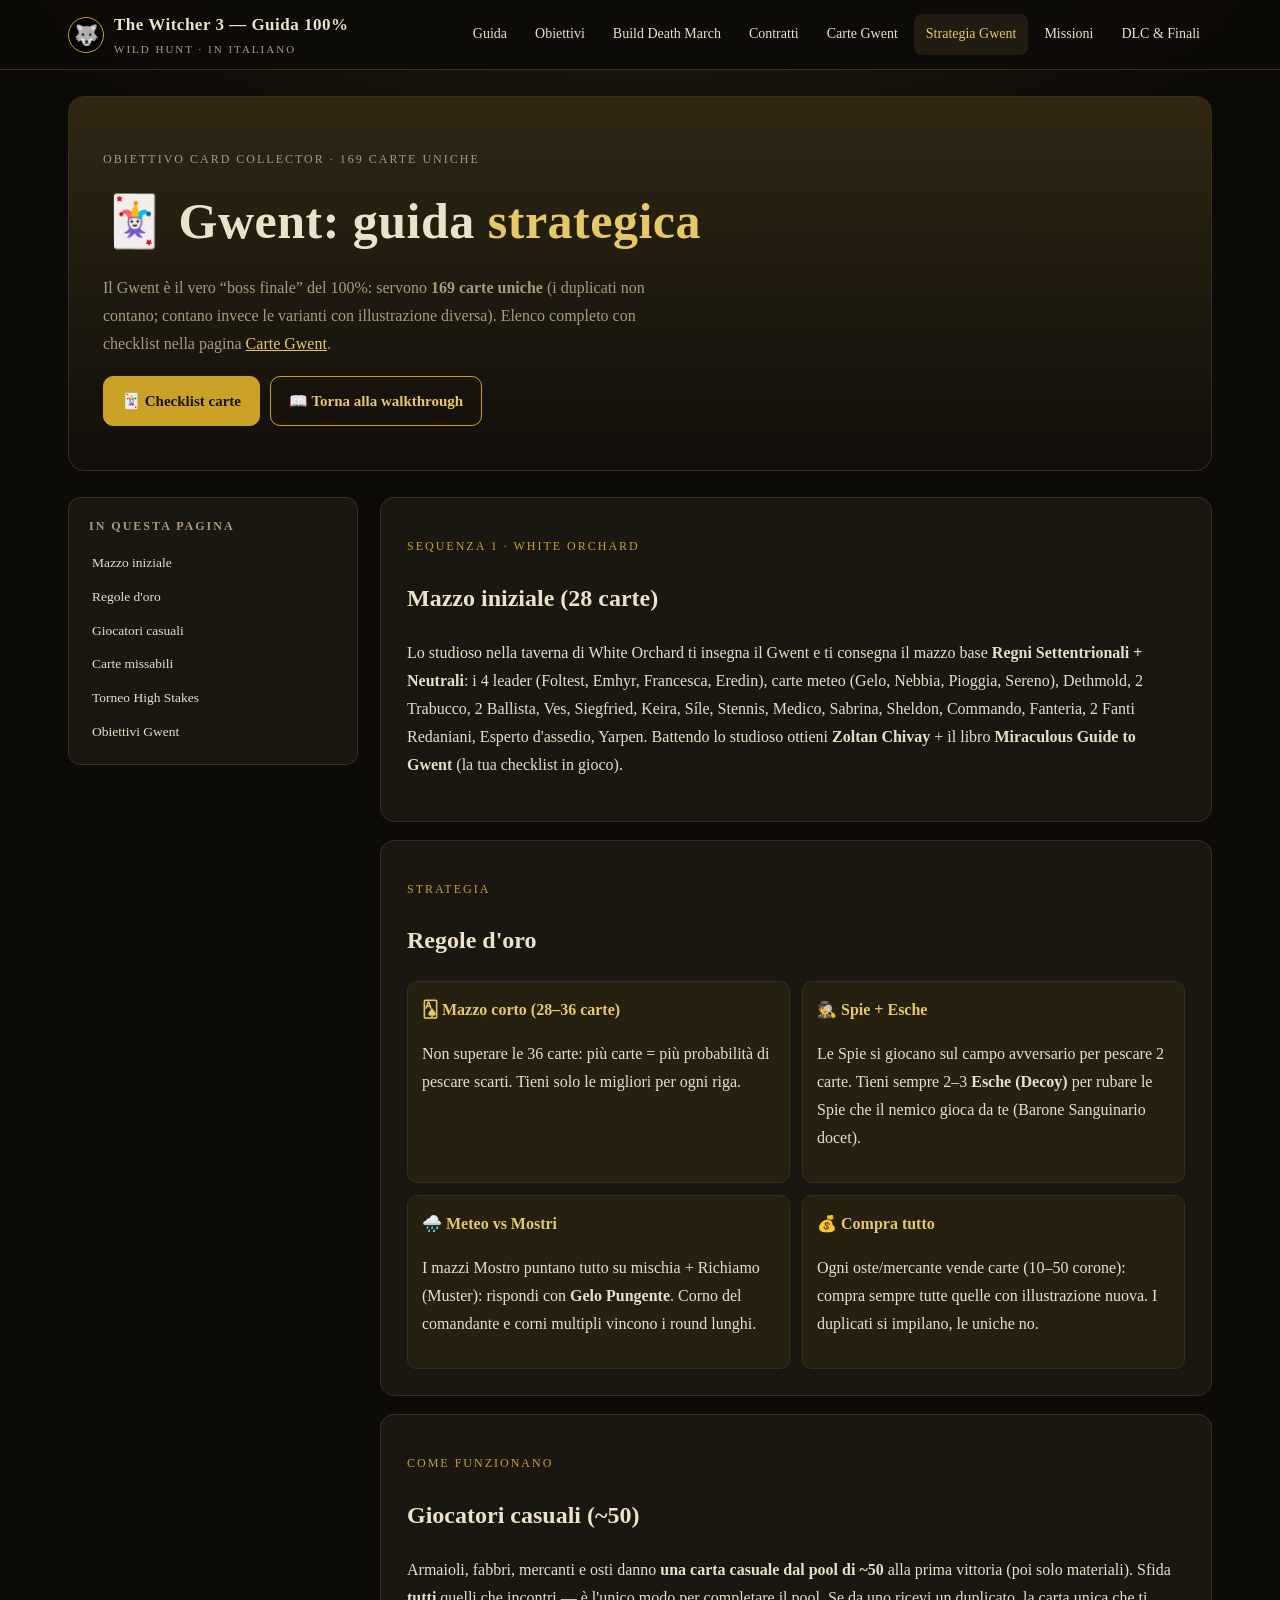
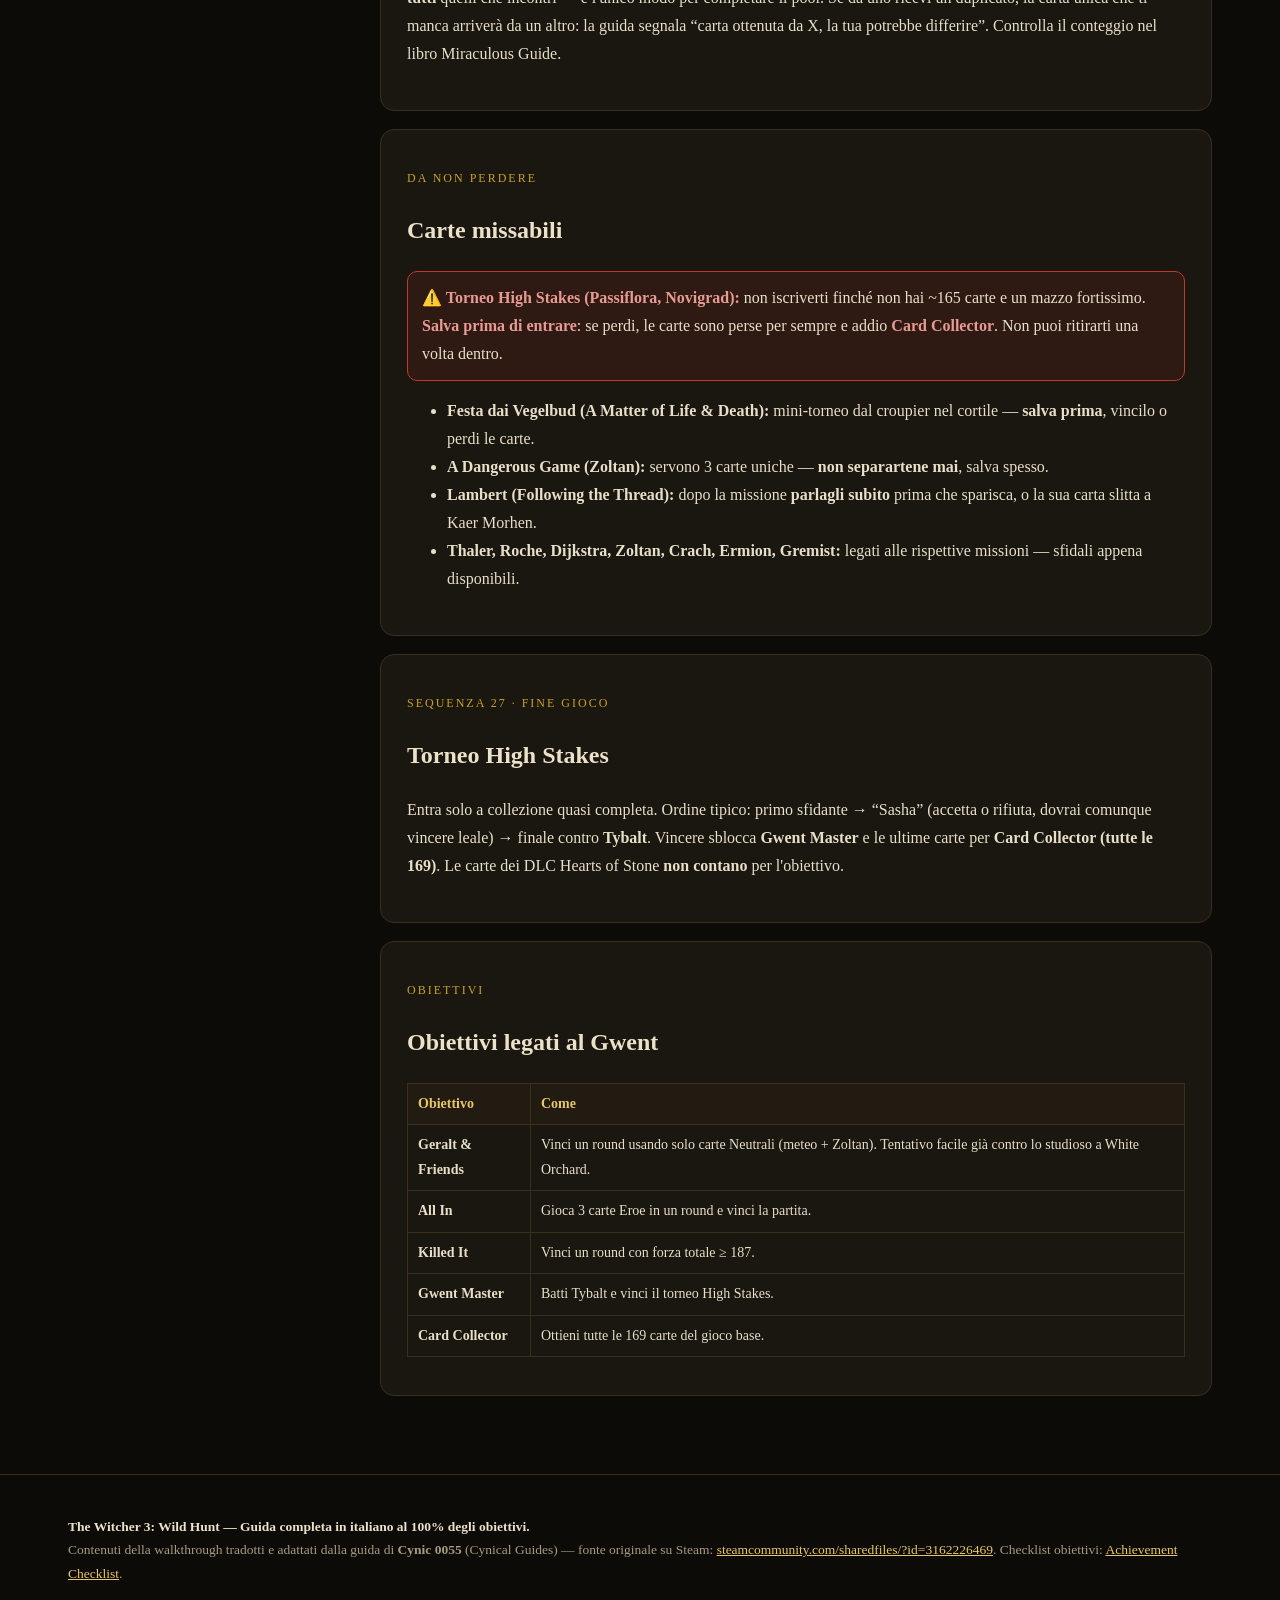
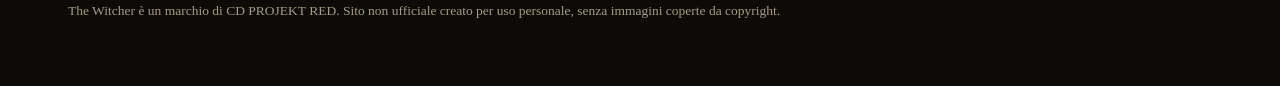
<file: sito-witcher3/gwent.html>
<!DOCTYPE html><html lang="it"><head><meta charset="utf-8"><meta name="viewport" content="width=device-width,initial-scale=1">
<title>Guida Gwent — 169 carte, Collezionista, High Stakes — TW3</title><meta name="description" content="Strategia Gwent: mazzi, spie, torneo High Stakes, carte missabili."><link rel="stylesheet" href="assets/styles.css"></head><body><header class="topbar"><div class="topbar-in">
<a class="brand" href="index.html"><span class="brand-mark">🐺</span><span><b>The Witcher 3 — Guida 100%</b><small>Wild Hunt · in italiano</small></span></a>
<nav class="main"><a href="index.html" class="">Guida</a><a href="obiettivi.html" class="">Obiettivi</a><a href="build.html" class="">Build Death March</a><a href="contratti.html" class="">Contratti</a><a href="carte.html" class="">Carte Gwent</a><a href="gwent.html" class="active">Strategia Gwent</a><a href="missioni.html" class="">Missioni</a><a href="dlc-finali.html" class="">DLC & Finali</a></nav></div></header><div class="wrap">
<section class="hero"><p class="kicker">Obiettivo Card Collector · 169 carte uniche</p>
<h1>🃏 Gwent: guida <span>strategica</span></h1>
<p>Il Gwent è il vero “boss finale” del 100%: servono <b>169 carte uniche</b> (i duplicati non contano; contano invece le varianti con illustrazione diversa). Elenco completo con checklist nella pagina <a href="carte.html">Carte Gwent</a>.</p>
<div class="cta"><a class="btn" href="carte.html">🃏 Checklist carte</a><a class="btn ghost" href="index.html">📖 Torna alla walkthrough</a></div></section>
<div class="layout"><aside class="sidebar"><h3>In questa pagina</h3><ol class="toc" style="list-style:none;padding:0">
<li><a href="#mazzo">Mazzo iniziale</a></li><li><a href="#regole">Regole d'oro</a></li><li><a href="#casuali">Giocatori casuali</a></li>
<li><a href="#missabili">Carte missabili</a></li><li><a href="#highstakes">Torneo High Stakes</a></li><li><a href="#obgwent">Obiettivi Gwent</a></li></ol></aside>
<main class="content">
<div class="intro-box" id="mazzo"><p class="kicker">Sequenza 1 · White Orchard</p><h2 style="color:var(--cream)">Mazzo iniziale (28 carte)</h2>
<p>Lo studioso nella taverna di White Orchard ti insegna il Gwent e ti consegna il mazzo base <b>Regni Settentrionali + Neutrali</b>: i 4 leader (Foltest, Emhyr, Francesca, Eredin), carte meteo (Gelo, Nebbia, Pioggia, Sereno), Dethmold, 2 Trabucco, 2 Ballista, Ves, Siegfried, Keira, Síle, Stennis, Medico, Sabrina, Sheldon, Commando, Fanteria, 2 Fanti Redaniani, Esperto d'assedio, Yarpen. Battendo lo studioso ottieni <b>Zoltan Chivay</b> + il libro <b>Miraculous Guide to Gwent</b> (la tua checklist in gioco).</p></div>
<div class="intro-box" id="regole"><p class="kicker">Strategia</p><h2 style="color:var(--cream)">Regole d'oro</h2>
<div class="grid2"><div class="tip"><h4>🂡 Mazzo corto (28–36 carte)</h4><p>Non superare le 36 carte: più carte = più probabilità di pescare scarti. Tieni solo le migliori per ogni riga.</p></div>
<div class="tip"><h4>🕵️ Spie + Esche</h4><p>Le Spie si giocano sul campo avversario per pescare 2 carte. Tieni sempre 2–3 <b>Esche (Decoy)</b> per rubare le Spie che il nemico gioca da te (Barone Sanguinario docet).</p></div>
<div class="tip"><h4>🌧️ Meteo vs Mostri</h4><p>I mazzi Mostro puntano tutto su mischia + Richiamo (Muster): rispondi con <b>Gelo Pungente</b>. Corno del comandante e corni multipli vincono i round lunghi.</p></div>
<div class="tip"><h4>💰 Compra tutto</h4><p>Ogni oste/mercante vende carte (10–50 corone): compra sempre tutte quelle con illustrazione nuova. I duplicati si impilano, le uniche no.</p></div></div></div>
<div class="intro-box" id="casuali"><p class="kicker">Come funzionano</p><h2 style="color:var(--cream)">Giocatori casuali (~50)</h2>
<p>Armaioli, fabbri, mercanti e osti danno <b>una carta casuale dal pool di ~50</b> alla prima vittoria (poi solo materiali). Sfida <b>tutti</b> quelli che incontri — è l'unico modo per completare il pool. Se da uno ricevi un duplicato, la carta unica che ti manca arriverà da un altro: la guida segnala “carta ottenuta da X, la tua potrebbe differire”. Controlla il conteggio nel libro Miraculous Guide.</p></div>
<div class="intro-box" id="missabili"><p class="kicker">Da non perdere</p><h2 style="color:var(--cream)">Carte missabili</h2>
<div class="warn"><b>⚠️ Torneo High Stakes (Passiflora, Novigrad):</b> non iscriverti finché non hai ~165 carte e un mazzo fortissimo. <b>Salva prima di entrare</b>: se perdi, le carte sono perse per sempre e addio <b>Card Collector</b>. Non puoi ritirarti una volta dentro.</div>
<ul><li><b>Festa dai Vegelbud (A Matter of Life &amp; Death):</b> mini-torneo dal croupier nel cortile — <b>salva prima</b>, vincilo o perdi le carte.</li>
<li><b>A Dangerous Game (Zoltan):</b> servono 3 carte uniche — <b>non separartene mai</b>, salva spesso.</li>
<li><b>Lambert (Following the Thread):</b> dopo la missione <b>parlagli subito</b> prima che sparisca, o la sua carta slitta a Kaer Morhen.</li>
<li><b>Thaler, Roche, Dijkstra, Zoltan, Crach, Ermion, Gremist:</b> legati alle rispettive missioni — sfidali appena disponibili.</li></ul></div>
<div class="intro-box" id="highstakes"><p class="kicker">Sequenza 27 · fine gioco</p><h2 style="color:var(--cream)">Torneo High Stakes</h2>
<p>Entra solo a collezione quasi completa. Ordine tipico: primo sfidante → “Sasha” (accetta o rifiuta, dovrai comunque vincere leale) → finale contro <b>Tybalt</b>. Vincere sblocca <b>Gwent Master</b> e le ultime carte per <b>Card Collector (tutte le 169)</b>. Le carte dei DLC Hearts of Stone <b>non contano</b> per l'obiettivo.</p></div>
<div class="intro-box" id="obgwent"><p class="kicker">Obiettivi</p><h2 style="color:var(--cream)">Obiettivi legati al Gwent</h2>
<table><tr><th>Obiettivo</th><th>Come</th></tr>
<tr><td><b>Geralt &amp; Friends</b></td><td>Vinci un round usando solo carte Neutrali (meteo + Zoltan). Tentativo facile già contro lo studioso a White Orchard.</td></tr>
<tr><td><b>All In</b></td><td>Gioca 3 carte Eroe in un round e vinci la partita.</td></tr>
<tr><td><b>Killed It</b></td><td>Vinci un round con forza totale ≥ 187.</td></tr>
<tr><td><b>Gwent Master</b></td><td>Batti Tybalt e vinci il torneo High Stakes.</td></tr>
<tr><td><b>Card Collector</b></td><td>Ottieni tutte le 169 carte del gioco base.</td></tr></table></div>
</main></div></div><footer><div class="wrap">
<p><b style="color:var(--cream)">The Witcher 3: Wild Hunt — Guida completa in italiano al 100% degli obiettivi.</b><br>
Contenuti della walkthrough tradotti e adattati dalla guida di <b>Cynic 0055</b> (Cynical Guides) — fonte originale su Steam: <a href="https://steamcommunity.com/sharedfiles/filedetails/?id=3162226469" target="_blank" rel="noopener">steamcommunity.com/sharedfiles/?id=3162226469</a>. Checklist obiettivi: <a href="https://steamcommunity.com/sharedfiles/filedetails/?id=3162875051" target="_blank" rel="noopener">Achievement Checklist</a>.</p>
<p>The Witcher è un marchio di CD PROJEKT RED. Sito non ufficiale creato per uso personale, senza immagini coperte da copyright.</p>
</div></footer><button id="backtop" class="backtop" title="Torna su">↑</button><script src="assets/app.js"></script></body></html>
</file>
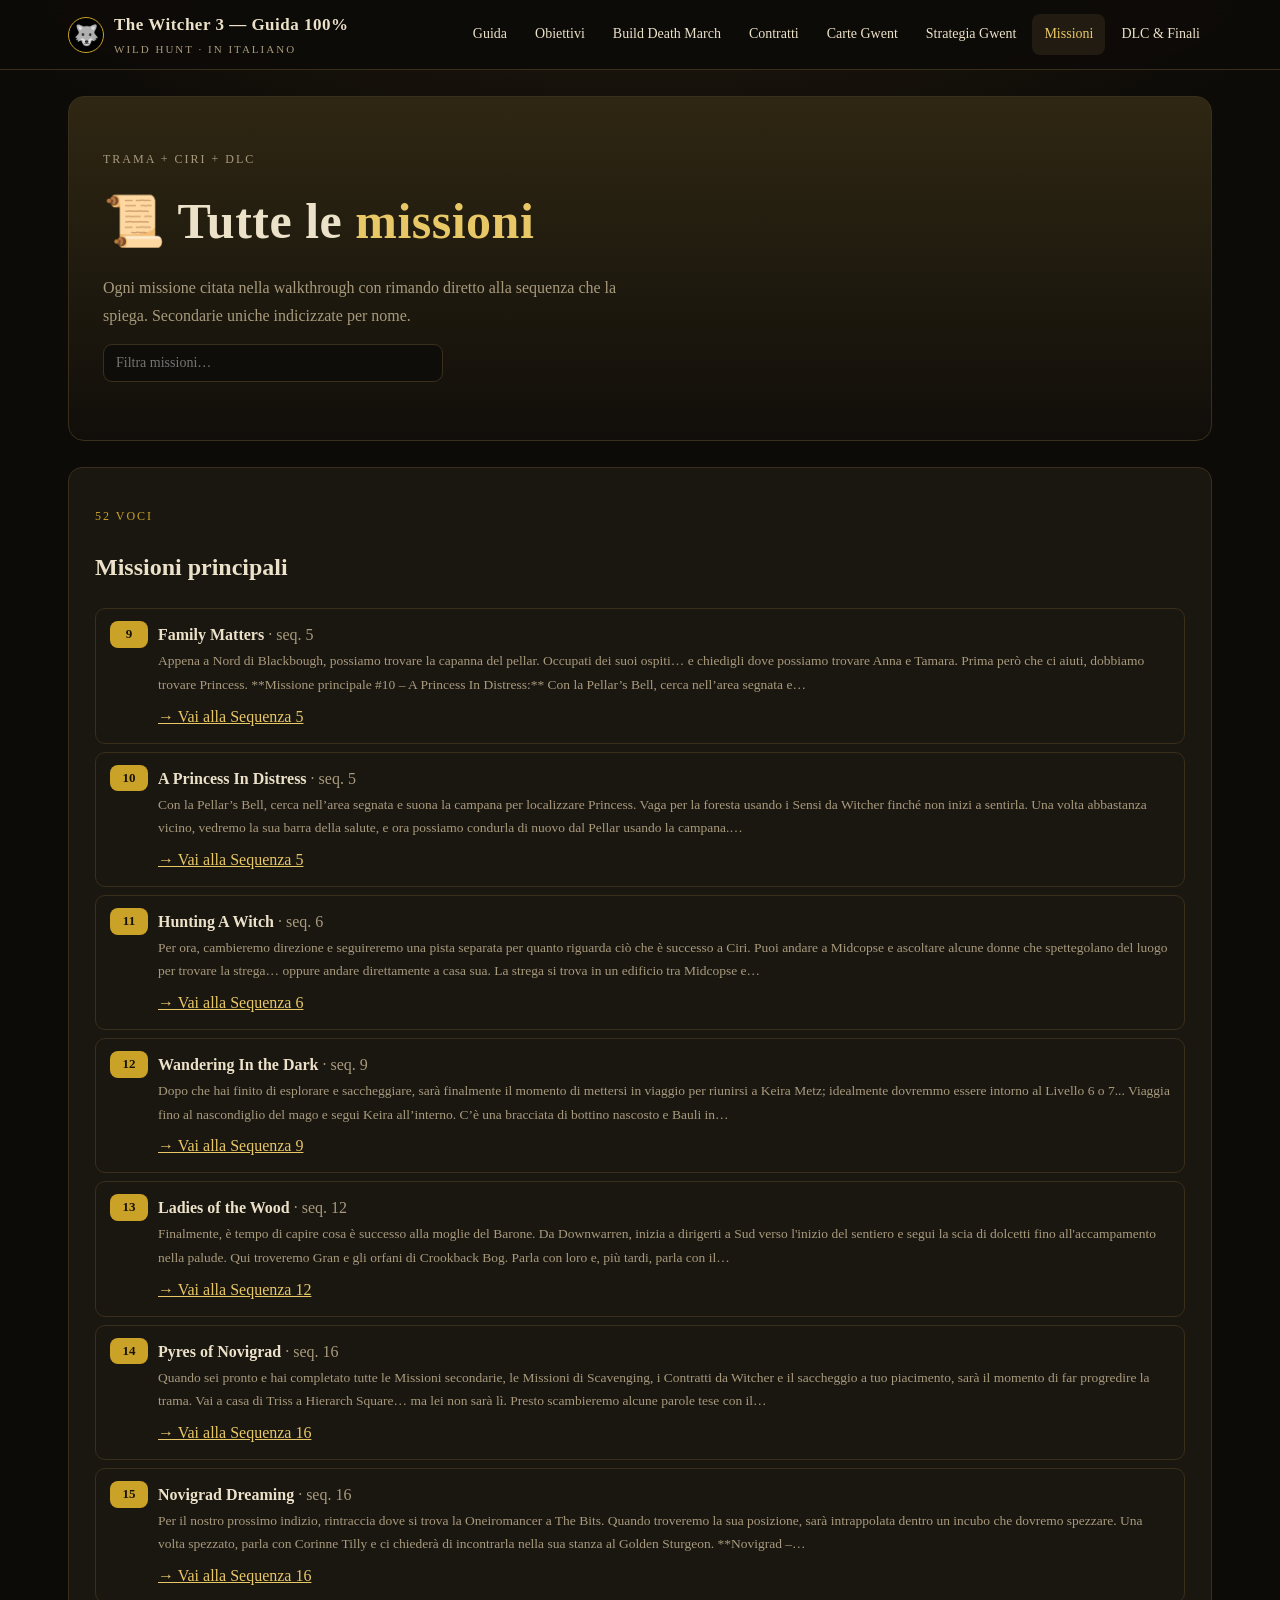
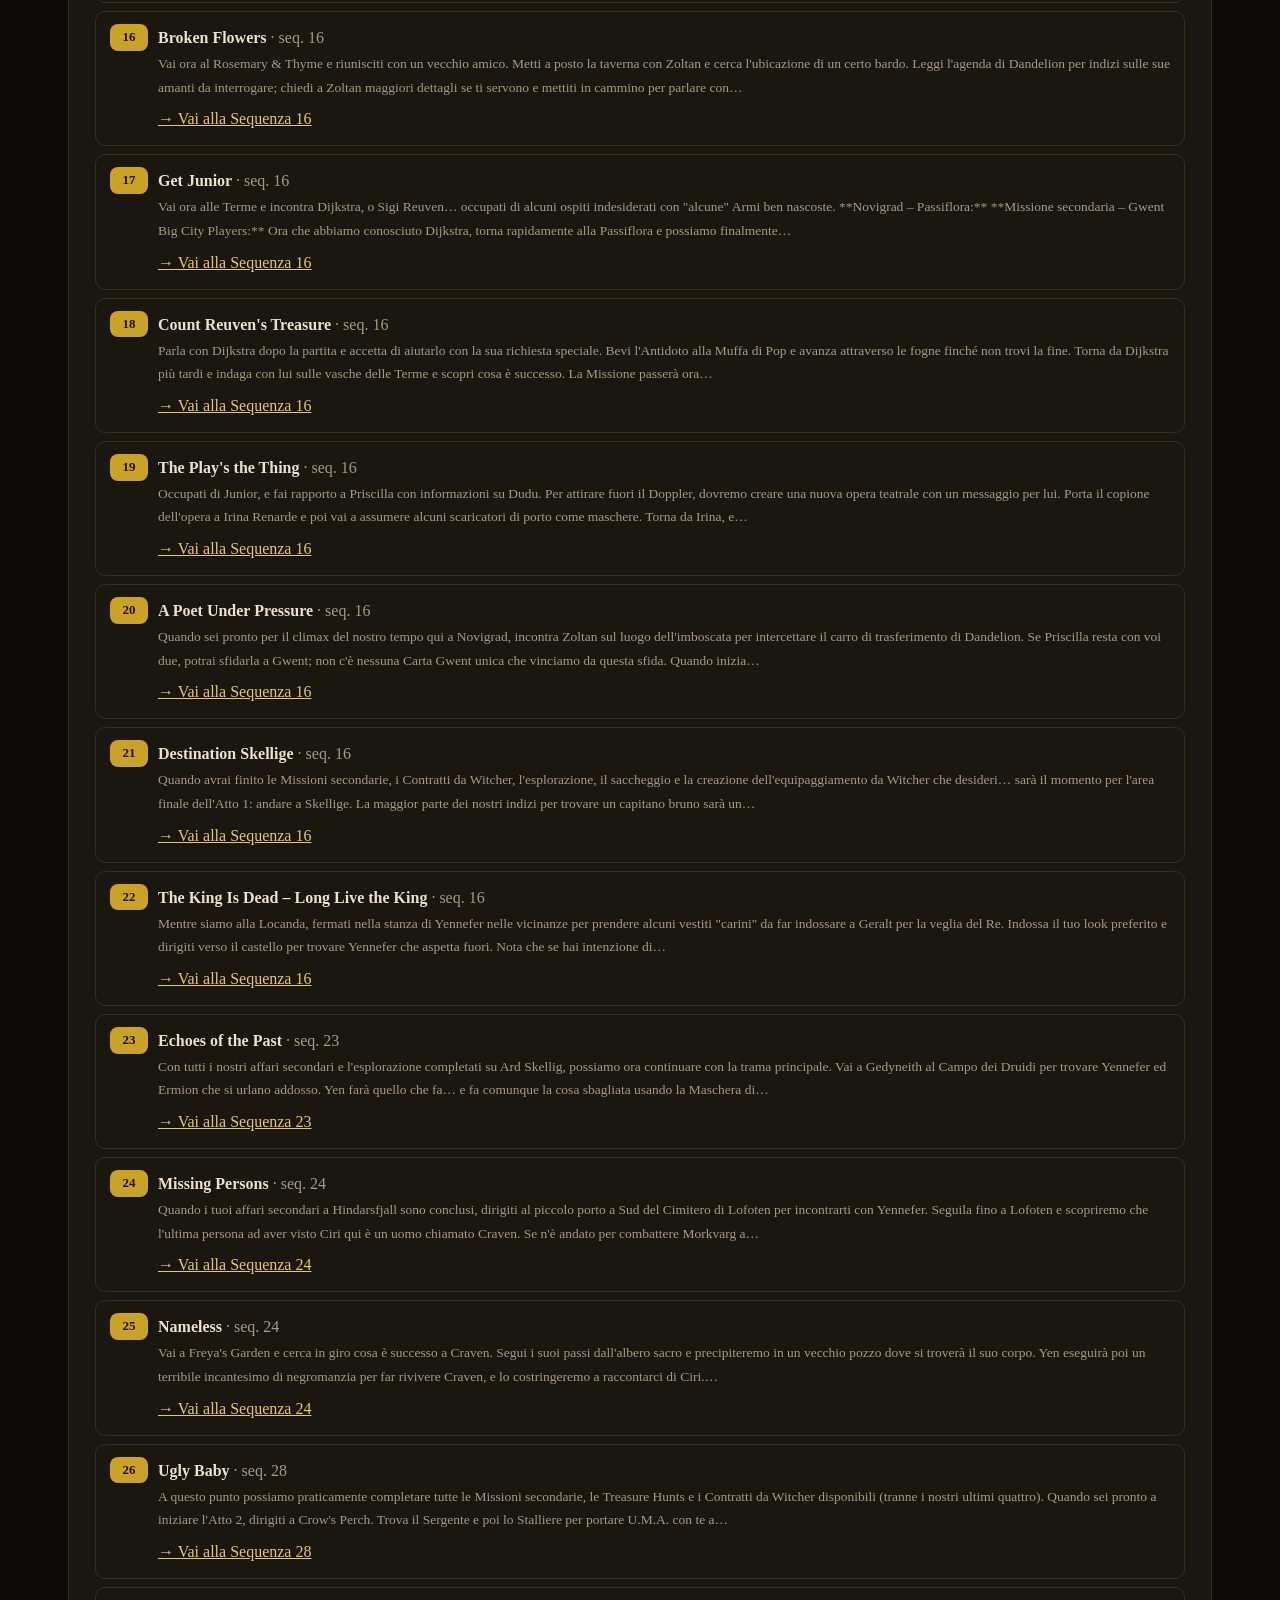
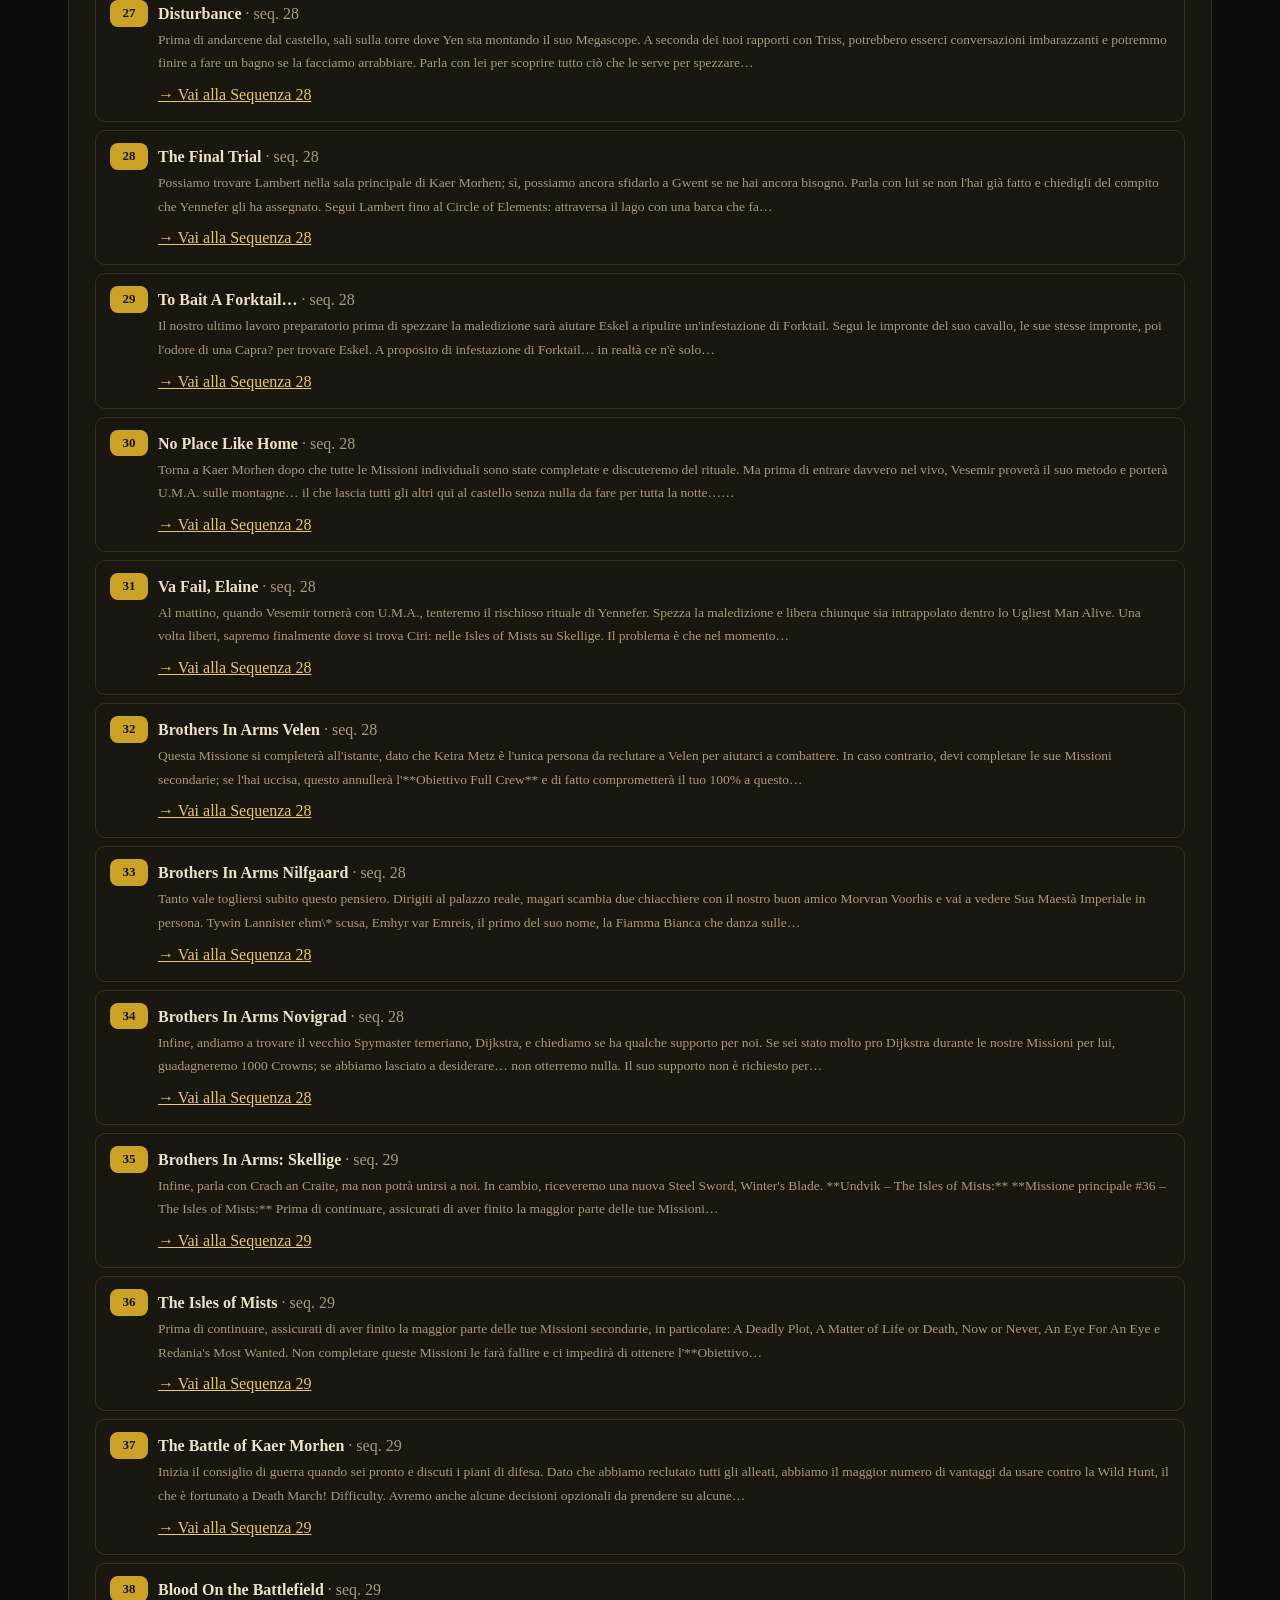
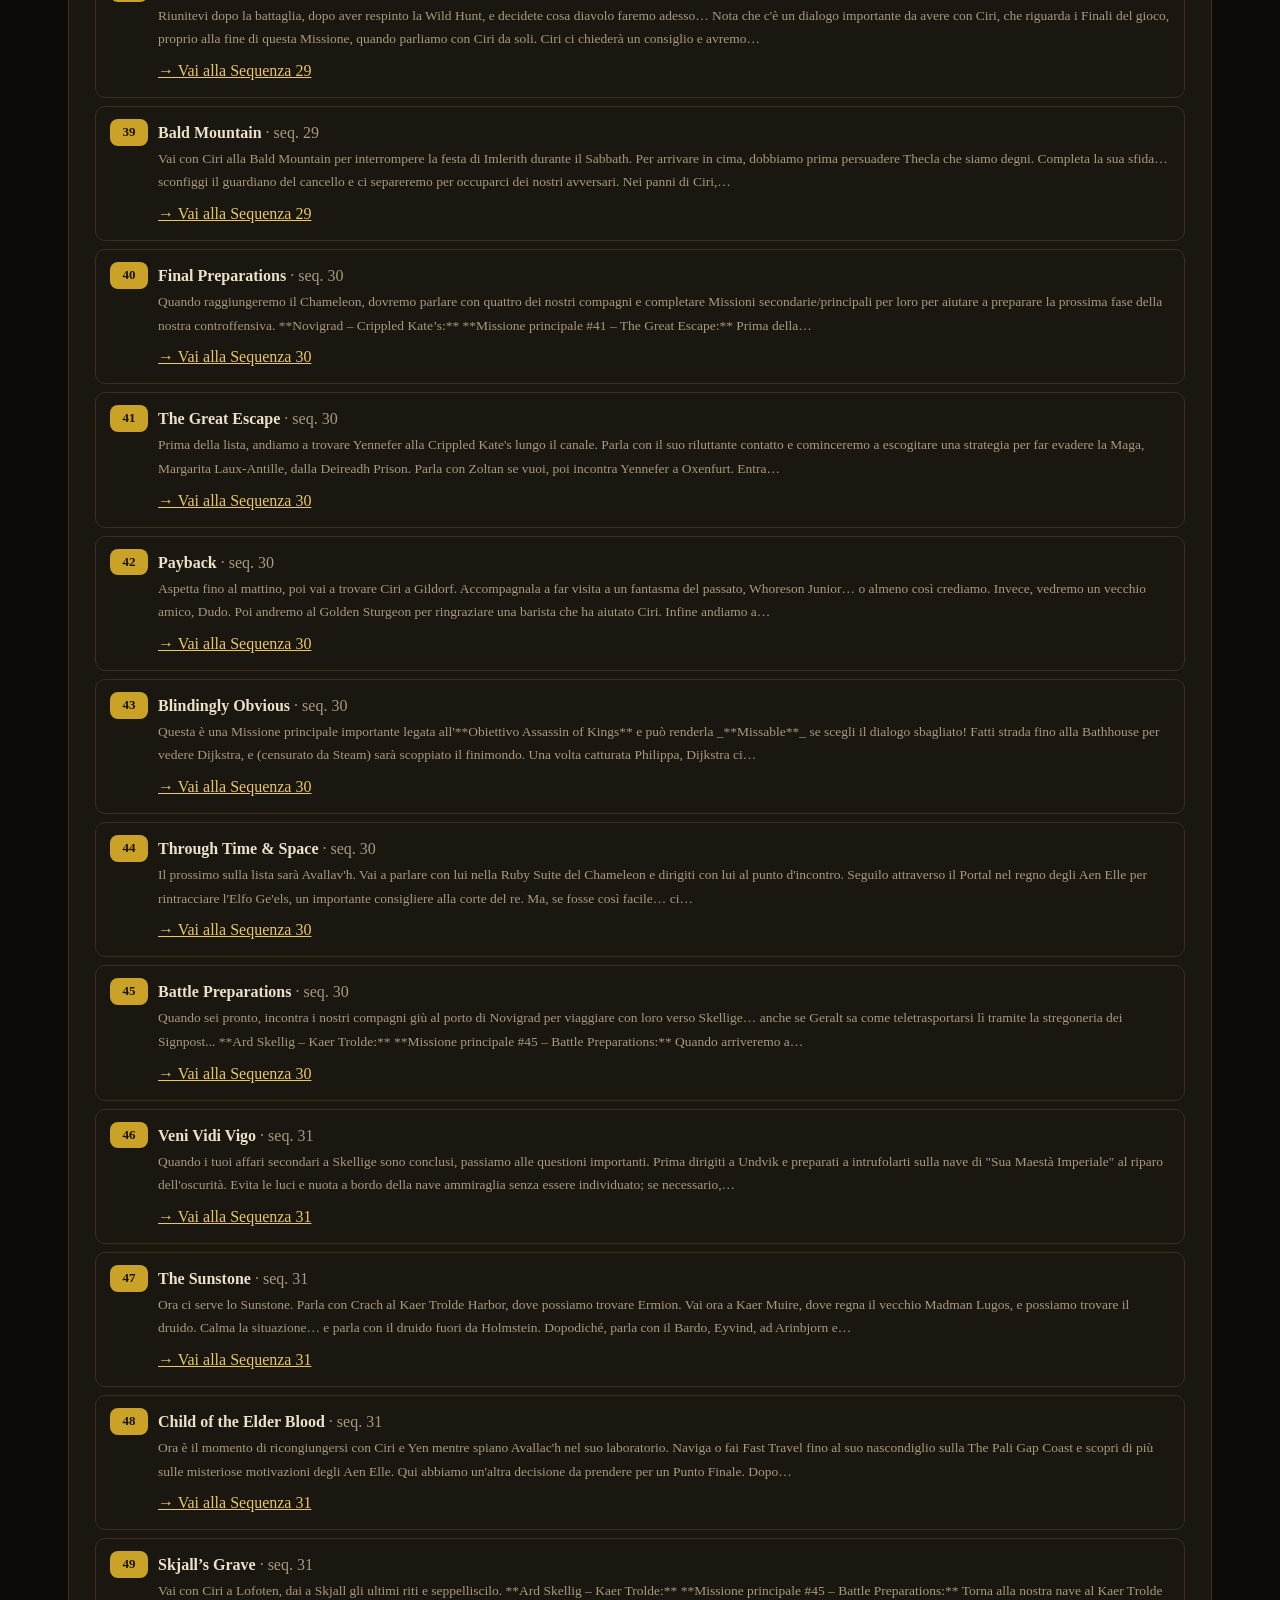
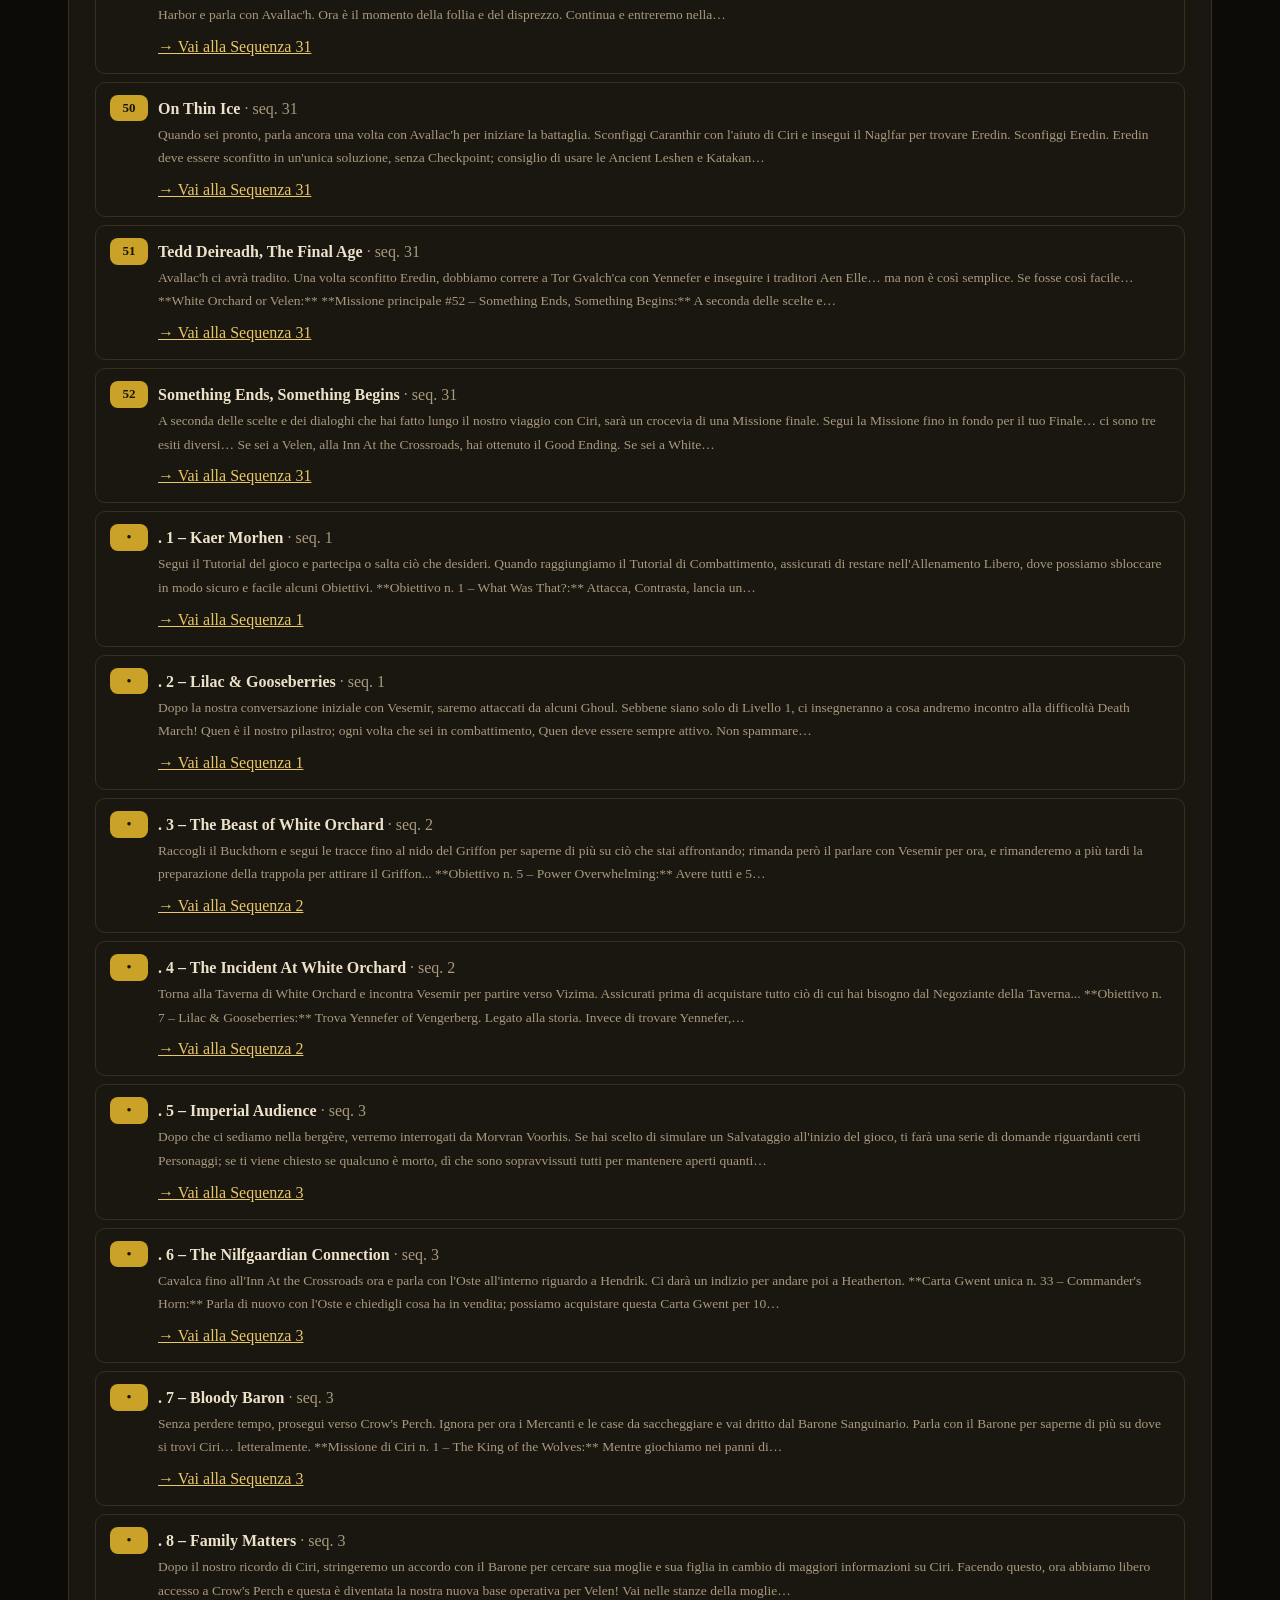
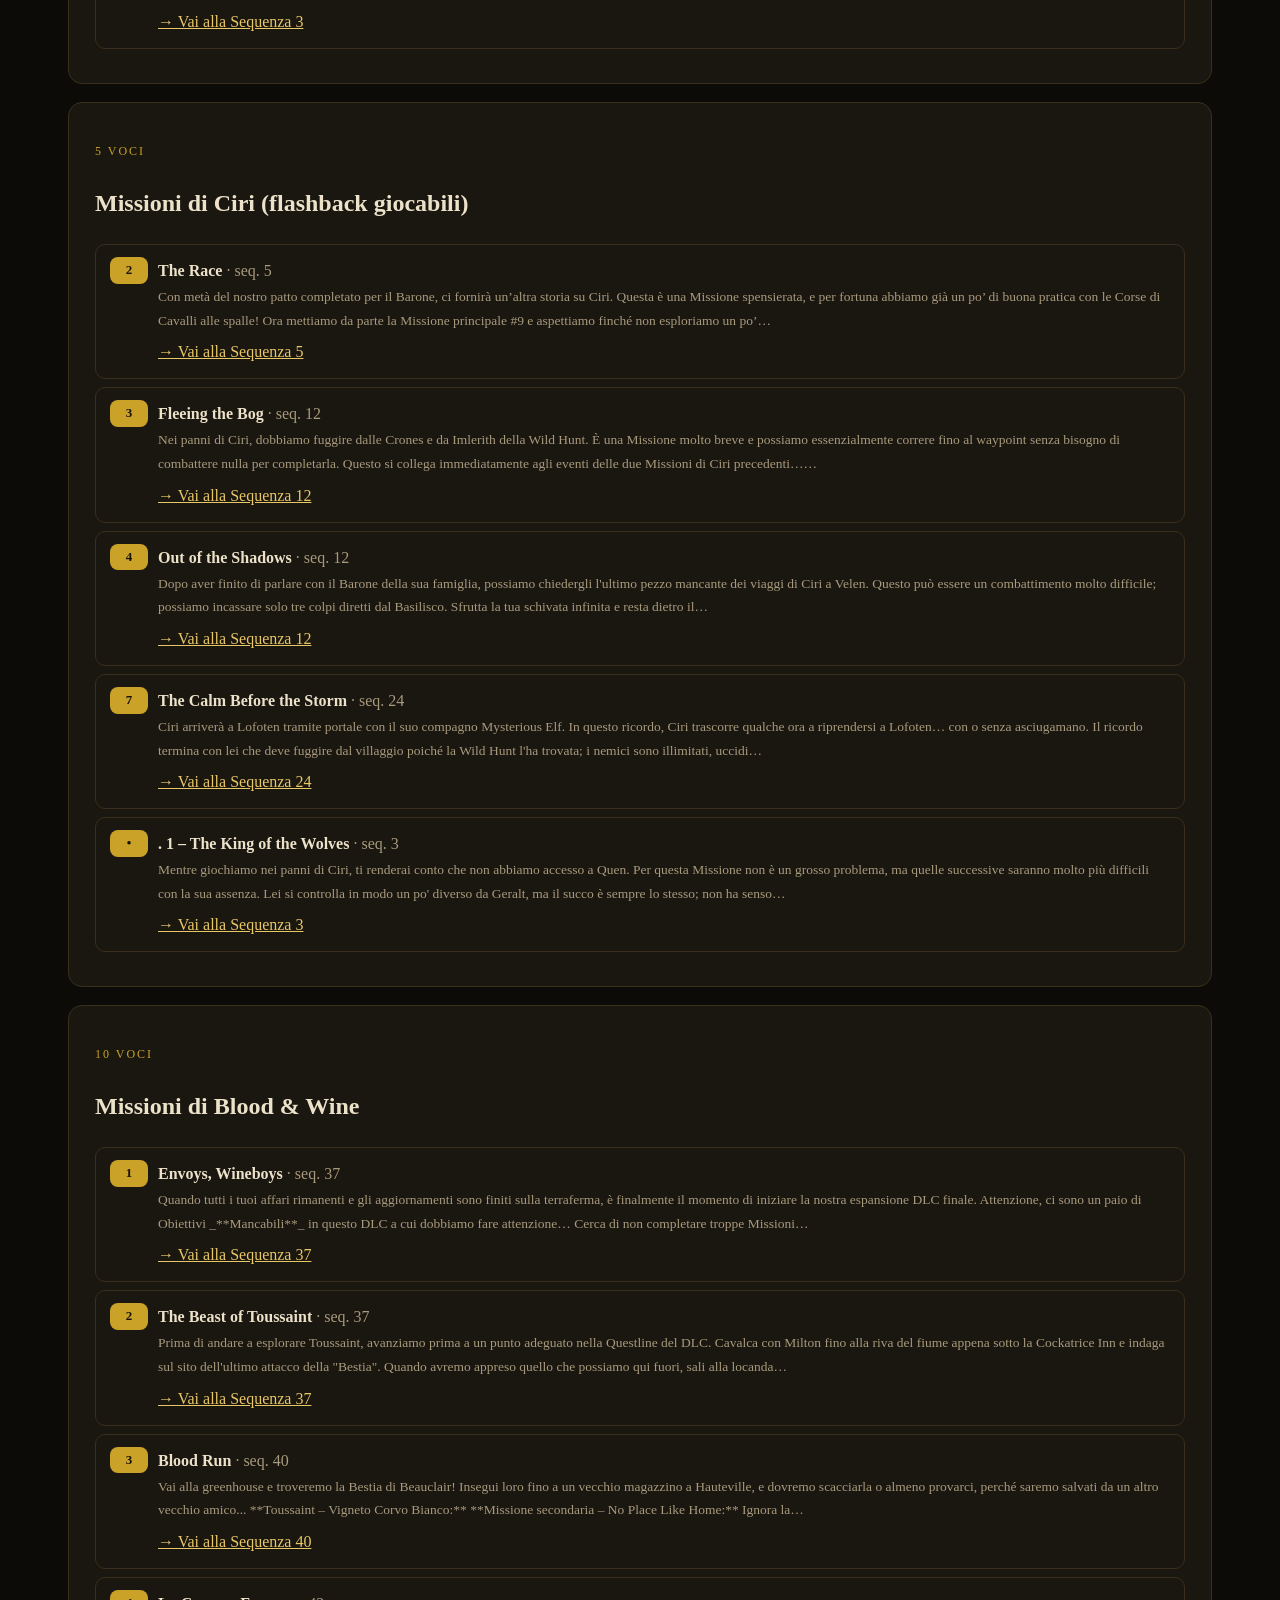
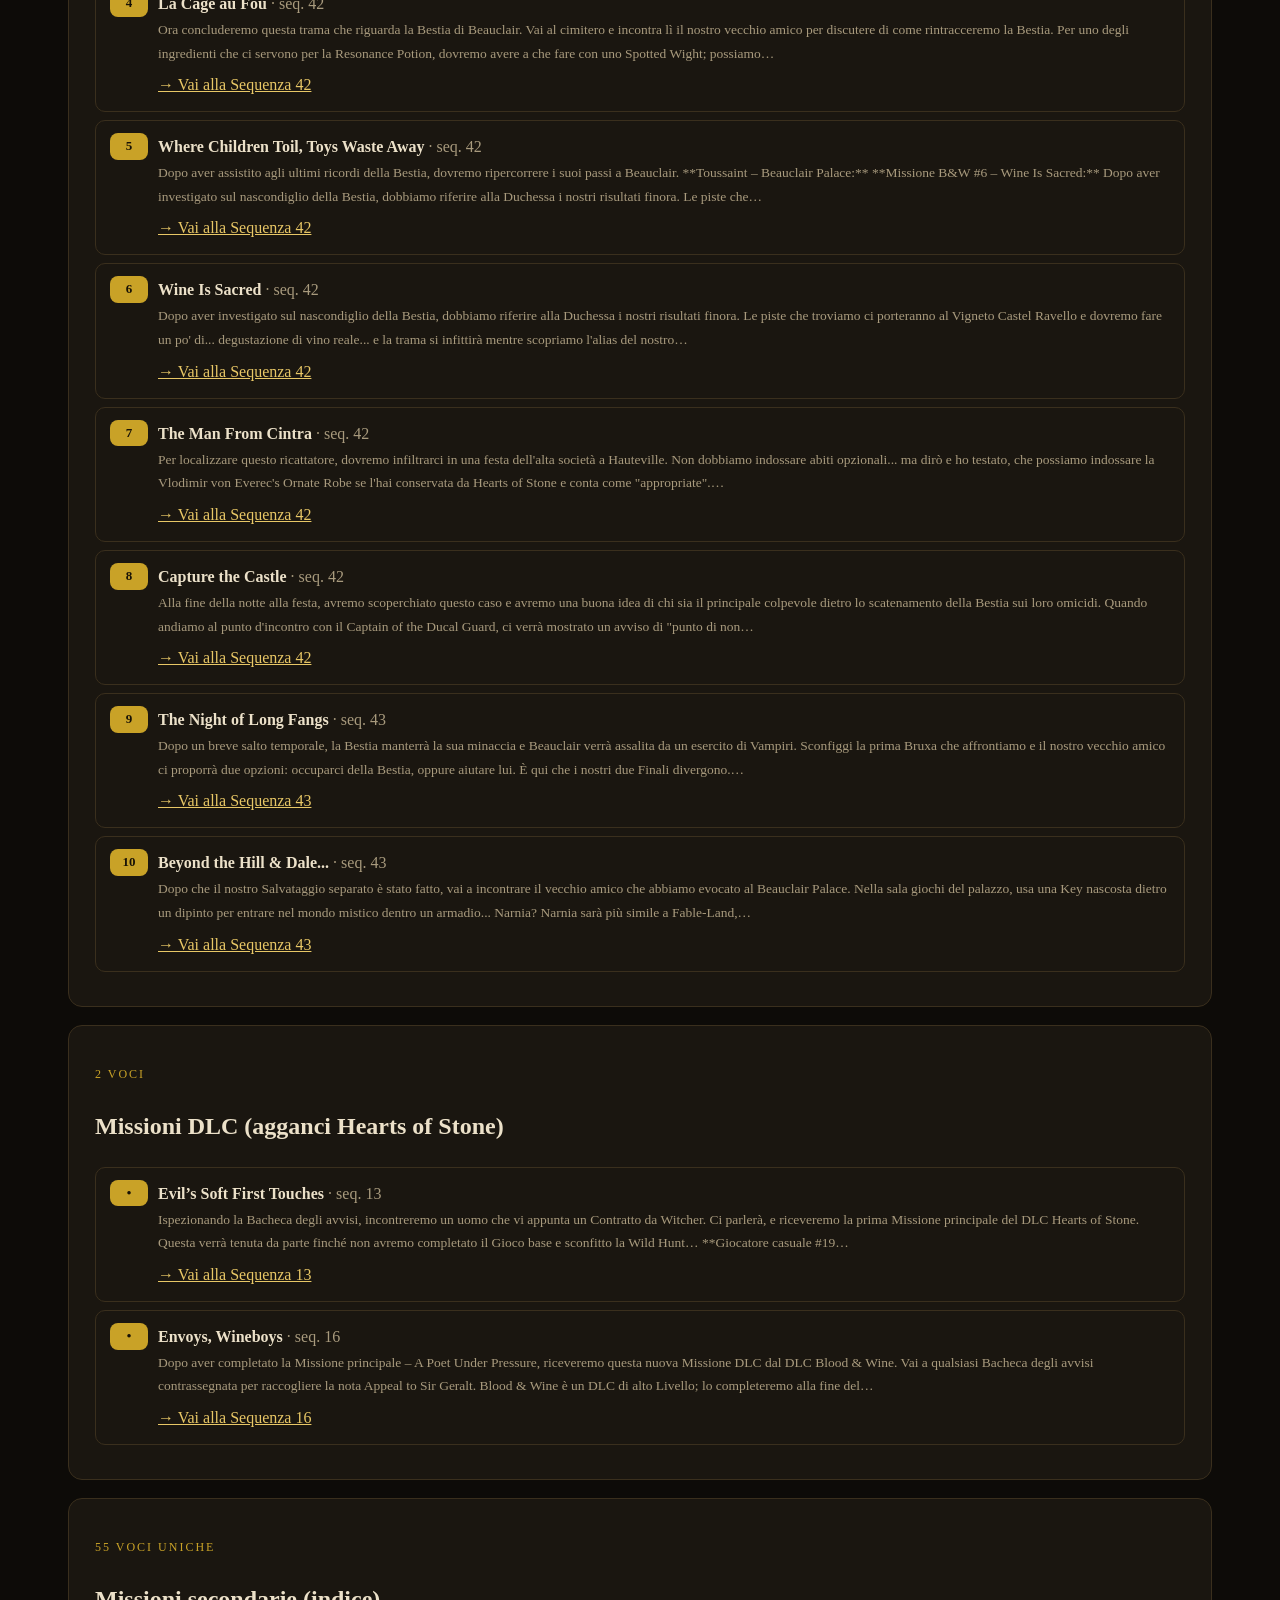
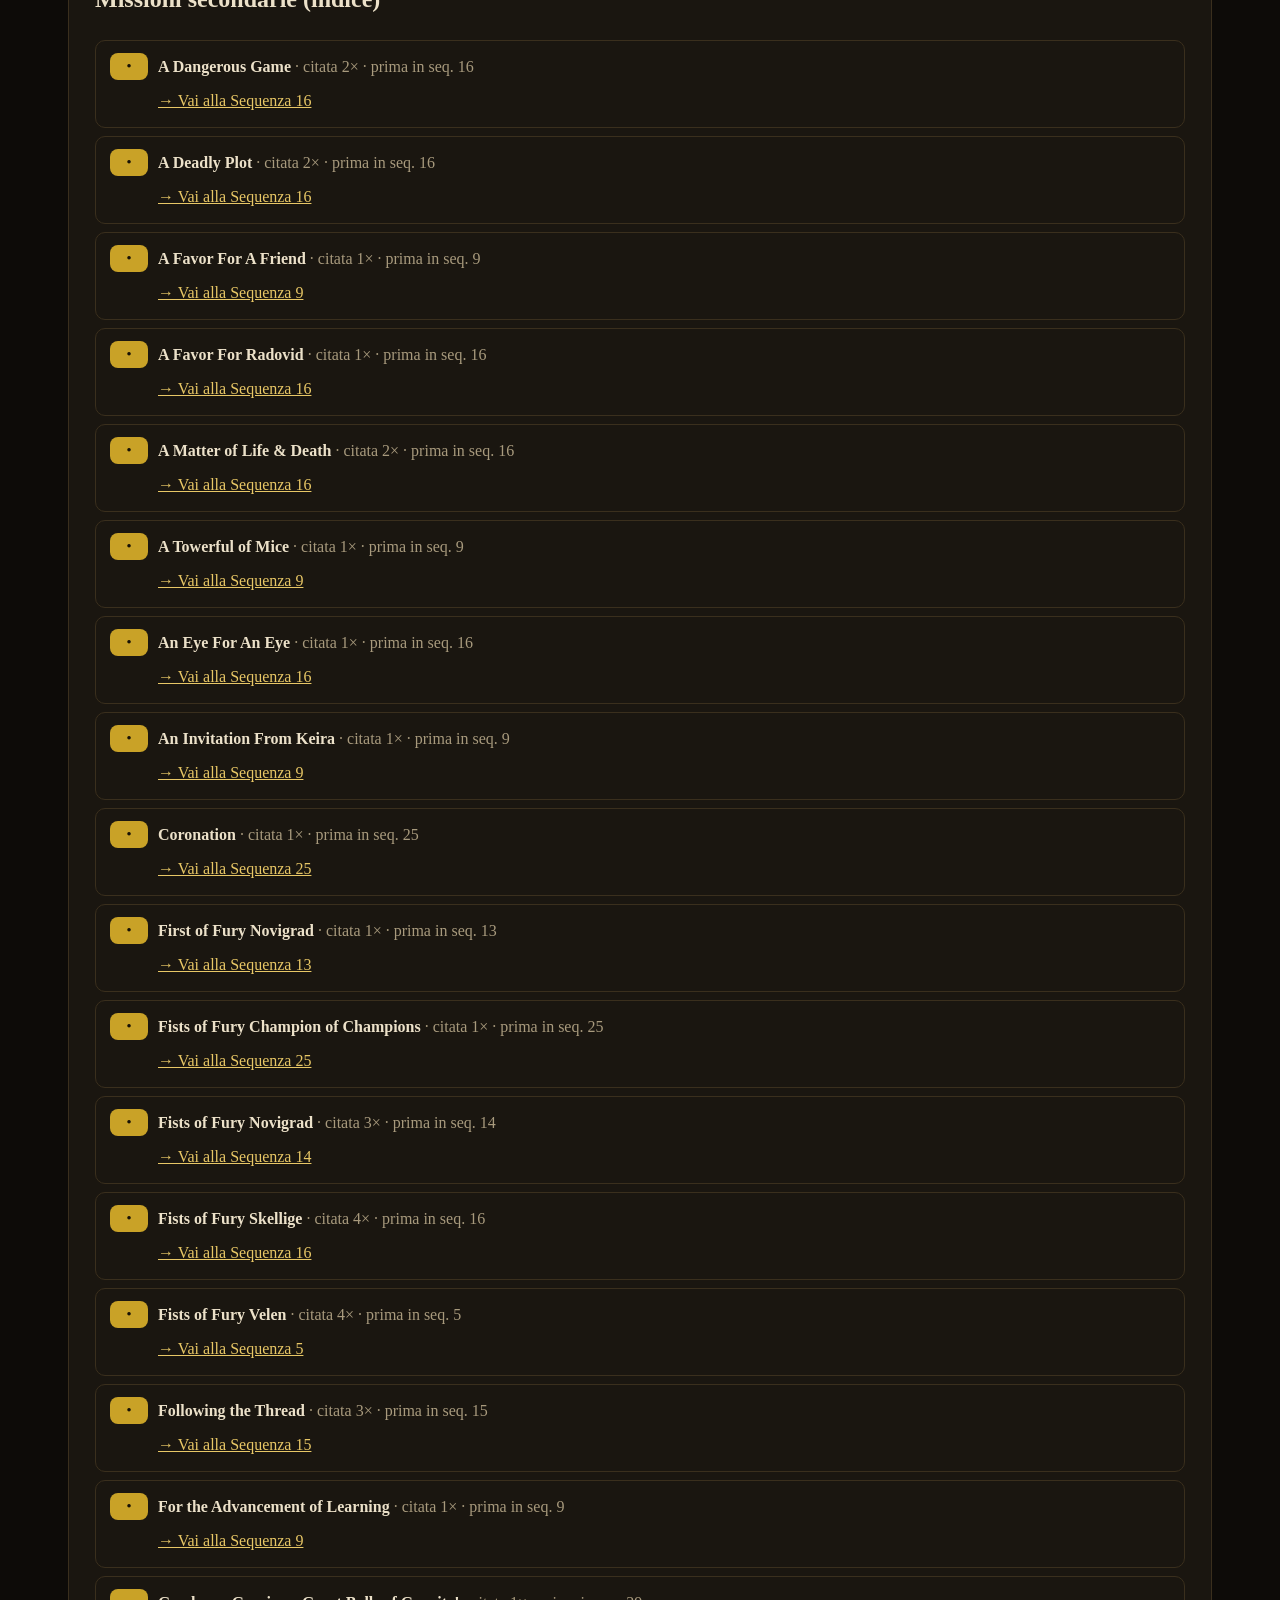
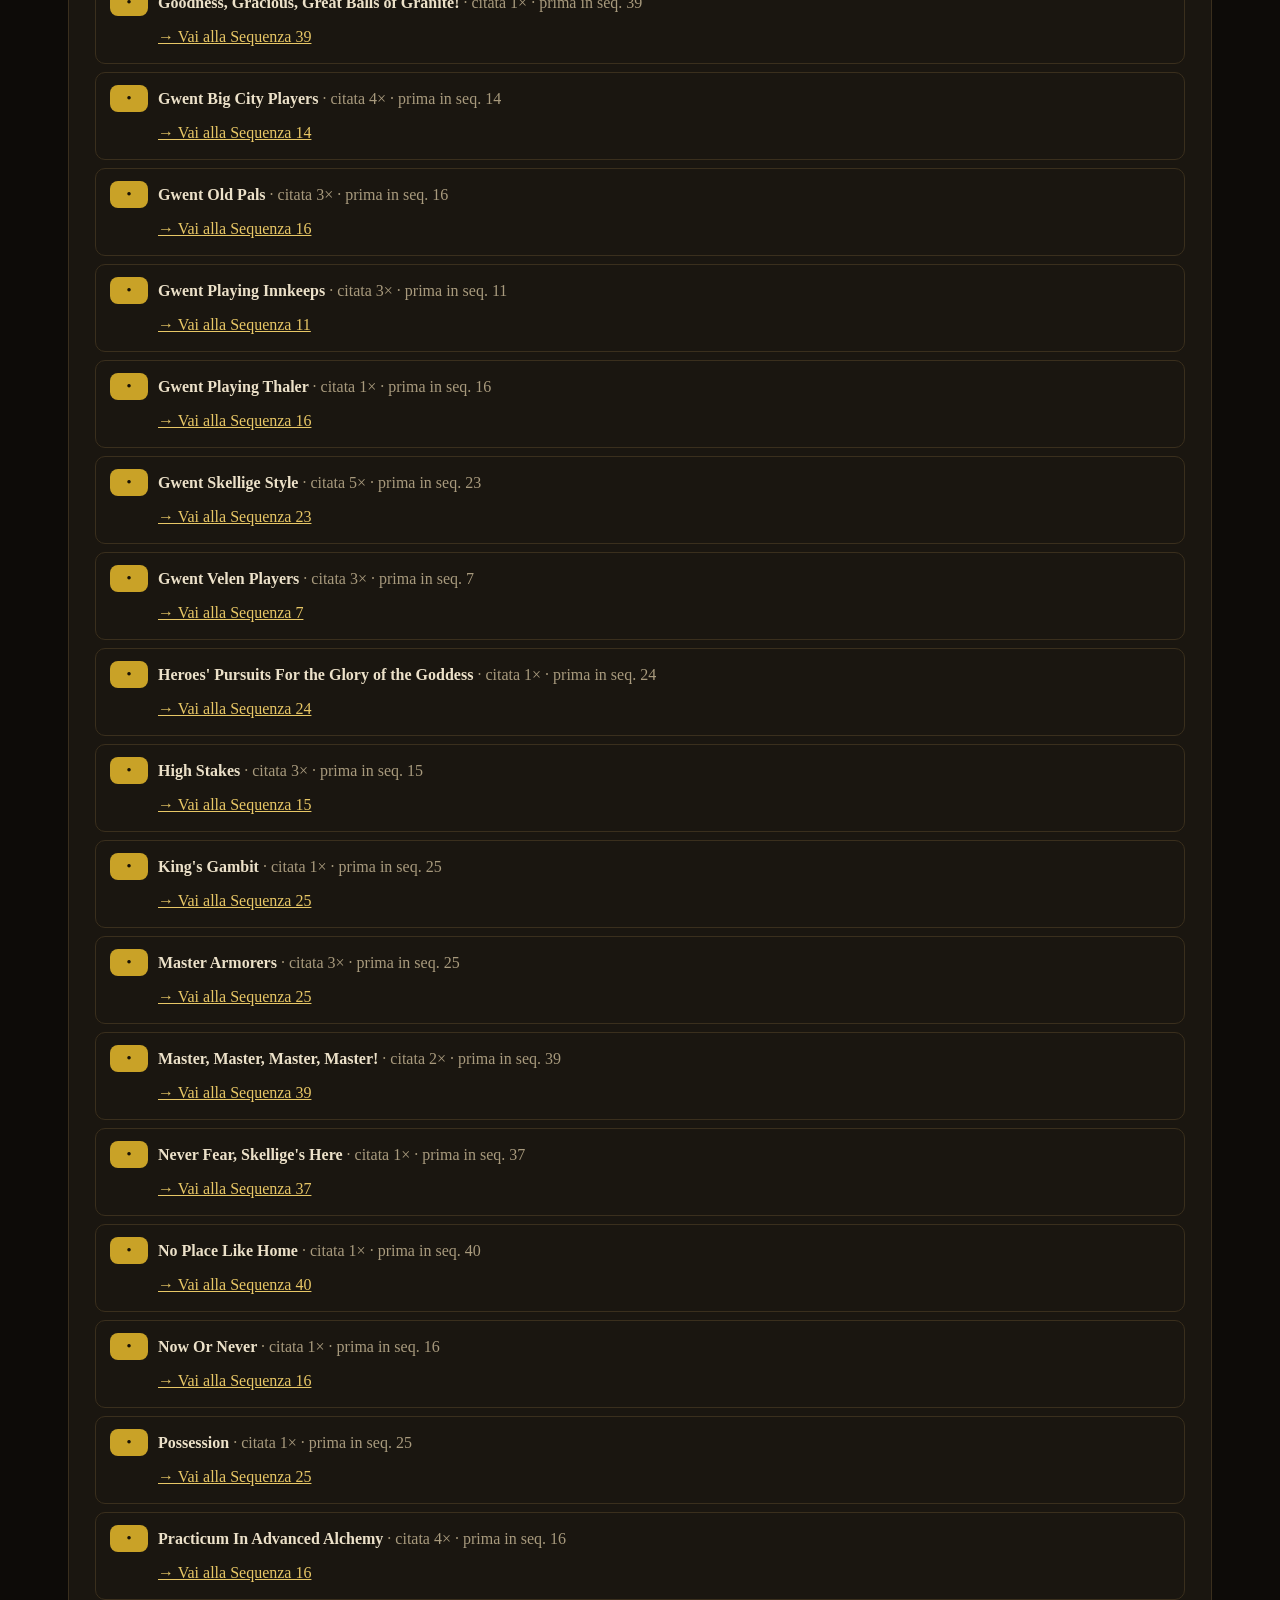
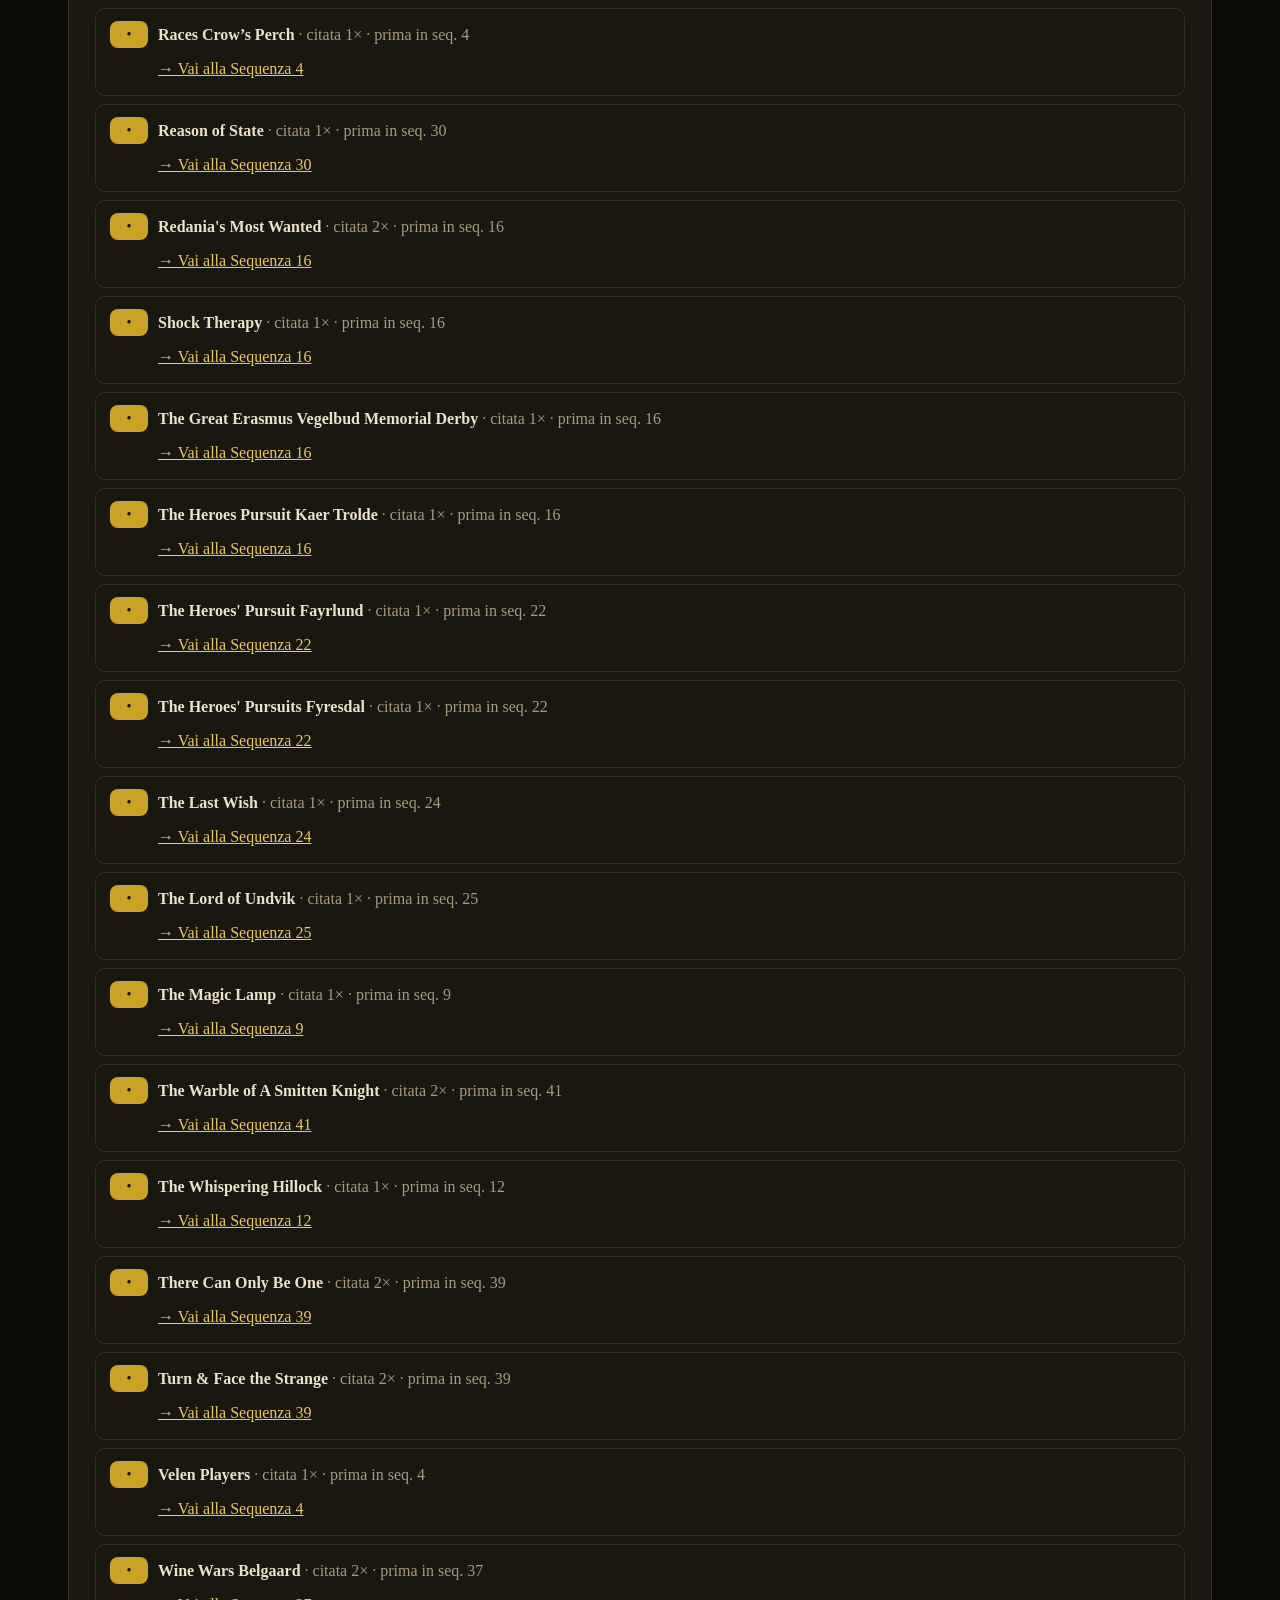
<file: sito-witcher3/missioni.html>
<!DOCTYPE html><html lang="it"><head><meta charset="utf-8"><meta name="viewport" content="width=device-width,initial-scale=1">
<title>Missioni (52 principali, 55 secondarie) — Guida TW3</title><meta name="description" content="Tutte le missioni citate nella guida con rimandi alle sequenze."><link rel="stylesheet" href="assets/styles.css"></head><body><header class="topbar"><div class="topbar-in">
<a class="brand" href="index.html"><span class="brand-mark">🐺</span><span><b>The Witcher 3 — Guida 100%</b><small>Wild Hunt · in italiano</small></span></a>
<nav class="main"><a href="index.html" class="">Guida</a><a href="obiettivi.html" class="">Obiettivi</a><a href="build.html" class="">Build Death March</a><a href="contratti.html" class="">Contratti</a><a href="carte.html" class="">Carte Gwent</a><a href="gwent.html" class="">Strategia Gwent</a><a href="missioni.html" class="active">Missioni</a><a href="dlc-finali.html" class="">DLC & Finali</a></nav></div></header><div class="wrap">
<section class="hero"><p class="kicker">Trama + Ciri + DLC</p><h1>📜 Tutte le <span>missioni</span></h1>
<p>Ogni missione citata nella walkthrough con rimando diretto alla sequenza che la spiega. Secondarie uniche indicizzate per nome.</p>
<div class="toolbar"><input id="q" class="search" style="max-width:340px;margin:0" placeholder="Filtra missioni…"></div></section>
<main class="content">
<div class="intro-box" id="principali"><p class="kicker">52 voci</p><h2 style="color:var(--cream)">Missioni principali</h2><div class="ob-row"><span class="num">9</span>
<div><div class="oname">Family Matters <span style="color:var(--muted);font-weight:normal">· seq. 5</span></div>
<div class="odesc">Appena a Nord di Blackbough, possiamo trovare la capanna del pellar. Occupati dei suoi ospiti… e chiedigli dove possiamo trovare Anna e Tamara. Prima però che ci aiuti, dobbiamo trovare Princess. **Missione principale #10 – A Princess In Distress:** Con la Pellar’s Bell, cerca nell’area segnata e…</div><div style="margin-top:6px"><a href="index.html#seq-5">→ Vai alla Sequenza 5</a></div></div></div>
<div class="ob-row"><span class="num">10</span>
<div><div class="oname">A Princess In Distress <span style="color:var(--muted);font-weight:normal">· seq. 5</span></div>
<div class="odesc">Con la Pellar’s Bell, cerca nell’area segnata e suona la campana per localizzare Princess. Vaga per la foresta usando i Sensi da Witcher finché non inizi a sentirla. Una volta abbastanza vicino, vedremo la sua barra della salute, e ora possiamo condurla di nuovo dal Pellar usando la campana.…</div><div style="margin-top:6px"><a href="index.html#seq-5">→ Vai alla Sequenza 5</a></div></div></div>
<div class="ob-row"><span class="num">11</span>
<div><div class="oname">Hunting A Witch <span style="color:var(--muted);font-weight:normal">· seq. 6</span></div>
<div class="odesc">Per ora, cambieremo direzione e seguireremo una pista separata per quanto riguarda ciò che è successo a Ciri. Puoi andare a Midcopse e ascoltare alcune donne che spettegolano del luogo per trovare la strega… oppure andare direttamente a casa sua. La strega si trova in un edificio tra Midcopse e…</div><div style="margin-top:6px"><a href="index.html#seq-6">→ Vai alla Sequenza 6</a></div></div></div>
<div class="ob-row"><span class="num">12</span>
<div><div class="oname">Wandering In the Dark <span style="color:var(--muted);font-weight:normal">· seq. 9</span></div>
<div class="odesc">Dopo che hai finito di esplorare e saccheggiare, sarà finalmente il momento di mettersi in viaggio per riunirsi a Keira Metz; idealmente dovremmo essere intorno al Livello 6 o 7... Viaggia fino al nascondiglio del mago e segui Keira all’interno. C’è una bracciata di bottino nascosto e Bauli in…</div><div style="margin-top:6px"><a href="index.html#seq-9">→ Vai alla Sequenza 9</a></div></div></div>
<div class="ob-row"><span class="num">13</span>
<div><div class="oname">Ladies of the Wood <span style="color:var(--muted);font-weight:normal">· seq. 12</span></div>
<div class="odesc">Finalmente, è tempo di capire cosa è successo alla moglie del Barone. Da Downwarren, inizia a dirigerti a Sud verso l&#x27;inizio del sentiero e segui la scia di dolcetti fino all&#x27;accampamento nella palude. Qui troveremo Gran e gli orfani di Crookback Bog. Parla con loro e, più tardi, parla con il…</div><div style="margin-top:6px"><a href="index.html#seq-12">→ Vai alla Sequenza 12</a></div></div></div>
<div class="ob-row"><span class="num">14</span>
<div><div class="oname">Pyres of Novigrad <span style="color:var(--muted);font-weight:normal">· seq. 16</span></div>
<div class="odesc">Quando sei pronto e hai completato tutte le Missioni secondarie, le Missioni di Scavenging, i Contratti da Witcher e il saccheggio a tuo piacimento, sarà il momento di far progredire la trama. Vai a casa di Triss a Hierarch Square… ma lei non sarà lì. Presto scambieremo alcune parole tese con il…</div><div style="margin-top:6px"><a href="index.html#seq-16">→ Vai alla Sequenza 16</a></div></div></div>
<div class="ob-row"><span class="num">15</span>
<div><div class="oname">Novigrad Dreaming <span style="color:var(--muted);font-weight:normal">· seq. 16</span></div>
<div class="odesc">Per il nostro prossimo indizio, rintraccia dove si trova la Oneiromancer a The Bits. Quando troveremo la sua posizione, sarà intrappolata dentro un incubo che dovremo spezzare. Una volta spezzato, parla con Corinne Tilly e ci chiederà di incontrarla nella sua stanza al Golden Sturgeon. **Novigrad –…</div><div style="margin-top:6px"><a href="index.html#seq-16">→ Vai alla Sequenza 16</a></div></div></div>
<div class="ob-row"><span class="num">16</span>
<div><div class="oname">Broken Flowers <span style="color:var(--muted);font-weight:normal">· seq. 16</span></div>
<div class="odesc">Vai ora al Rosemary &amp; Thyme e riunisciti con un vecchio amico. Metti a posto la taverna con Zoltan e cerca l&#x27;ubicazione di un certo bardo. Leggi l&#x27;agenda di Dandelion per indizi sulle sue amanti da interrogare; chiedi a Zoltan maggiori dettagli se ti servono e mettiti in cammino per parlare con…</div><div style="margin-top:6px"><a href="index.html#seq-16">→ Vai alla Sequenza 16</a></div></div></div>
<div class="ob-row"><span class="num">17</span>
<div><div class="oname">Get Junior <span style="color:var(--muted);font-weight:normal">· seq. 16</span></div>
<div class="odesc">Vai ora alle Terme e incontra Dijkstra, o Sigi Reuven… occupati di alcuni ospiti indesiderati con &quot;alcune&quot; Armi ben nascoste. **Novigrad – Passiflora:** **Missione secondaria – Gwent Big City Players:** Ora che abbiamo conosciuto Dijkstra, torna rapidamente alla Passiflora e possiamo finalmente…</div><div style="margin-top:6px"><a href="index.html#seq-16">→ Vai alla Sequenza 16</a></div></div></div>
<div class="ob-row"><span class="num">18</span>
<div><div class="oname">Count Reuven&#x27;s Treasure <span style="color:var(--muted);font-weight:normal">· seq. 16</span></div>
<div class="odesc">Parla con Dijkstra dopo la partita e accetta di aiutarlo con la sua richiesta speciale. Bevi l&#x27;Antidoto alla Muffa di Pop e avanza attraverso le fogne finché non trovi la fine. Torna da Dijkstra più tardi e indaga con lui sulle vasche delle Terme e scopri cosa è successo. La Missione passerà ora…</div><div style="margin-top:6px"><a href="index.html#seq-16">→ Vai alla Sequenza 16</a></div></div></div>
<div class="ob-row"><span class="num">19</span>
<div><div class="oname">The Play&#x27;s the Thing <span style="color:var(--muted);font-weight:normal">· seq. 16</span></div>
<div class="odesc">Occupati di Junior, e fai rapporto a Priscilla con informazioni su Dudu. Per attirare fuori il Doppler, dovremo creare una nuova opera teatrale con un messaggio per lui. Porta il copione dell&#x27;opera a Irina Renarde e poi vai a assumere alcuni scaricatori di porto come maschere. Torna da Irina, e…</div><div style="margin-top:6px"><a href="index.html#seq-16">→ Vai alla Sequenza 16</a></div></div></div>
<div class="ob-row"><span class="num">20</span>
<div><div class="oname">A Poet Under Pressure <span style="color:var(--muted);font-weight:normal">· seq. 16</span></div>
<div class="odesc">Quando sei pronto per il climax del nostro tempo qui a Novigrad, incontra Zoltan sul luogo dell&#x27;imboscata per intercettare il carro di trasferimento di Dandelion. Se Priscilla resta con voi due, potrai sfidarla a Gwent; non c&#x27;è nessuna Carta Gwent unica che vinciamo da questa sfida. Quando inizia…</div><div style="margin-top:6px"><a href="index.html#seq-16">→ Vai alla Sequenza 16</a></div></div></div>
<div class="ob-row"><span class="num">21</span>
<div><div class="oname">Destination Skellige <span style="color:var(--muted);font-weight:normal">· seq. 16</span></div>
<div class="odesc">Quando avrai finito le Missioni secondarie, i Contratti da Witcher, l&#x27;esplorazione, il saccheggio e la creazione dell&#x27;equipaggiamento da Witcher che desideri… sarà il momento per l&#x27;area finale dell&#x27;Atto 1: andare a Skellige. La maggior parte dei nostri indizi per trovare un capitano bruno sarà un…</div><div style="margin-top:6px"><a href="index.html#seq-16">→ Vai alla Sequenza 16</a></div></div></div>
<div class="ob-row"><span class="num">22</span>
<div><div class="oname">The King Is Dead – Long Live the King <span style="color:var(--muted);font-weight:normal">· seq. 16</span></div>
<div class="odesc">Mentre siamo alla Locanda, fermati nella stanza di Yennefer nelle vicinanze per prendere alcuni vestiti &quot;carini&quot; da far indossare a Geralt per la veglia del Re. Indossa il tuo look preferito e dirigiti verso il castello per trovare Yennefer che aspetta fuori. Nota che se hai intenzione di…</div><div style="margin-top:6px"><a href="index.html#seq-16">→ Vai alla Sequenza 16</a></div></div></div>
<div class="ob-row"><span class="num">23</span>
<div><div class="oname">Echoes of the Past <span style="color:var(--muted);font-weight:normal">· seq. 23</span></div>
<div class="odesc">Con tutti i nostri affari secondari e l&#x27;esplorazione completati su Ard Skellig, possiamo ora continuare con la trama principale. Vai a Gedyneith al Campo dei Druidi per trovare Yennefer ed Ermion che si urlano addosso. Yen farà quello che fa… e fa comunque la cosa sbagliata usando la Maschera di…</div><div style="margin-top:6px"><a href="index.html#seq-23">→ Vai alla Sequenza 23</a></div></div></div>
<div class="ob-row"><span class="num">24</span>
<div><div class="oname">Missing Persons <span style="color:var(--muted);font-weight:normal">· seq. 24</span></div>
<div class="odesc">Quando i tuoi affari secondari a Hindarsfjall sono conclusi, dirigiti al piccolo porto a Sud del Cimitero di Lofoten per incontrarti con Yennefer. Seguila fino a Lofoten e scopriremo che l&#x27;ultima persona ad aver visto Ciri qui è un uomo chiamato Craven. Se n&#x27;è andato per combattere Morkvarg a…</div><div style="margin-top:6px"><a href="index.html#seq-24">→ Vai alla Sequenza 24</a></div></div></div>
<div class="ob-row"><span class="num">25</span>
<div><div class="oname">Nameless <span style="color:var(--muted);font-weight:normal">· seq. 24</span></div>
<div class="odesc">Vai a Freya&#x27;s Garden e cerca in giro cosa è successo a Craven. Segui i suoi passi dall&#x27;albero sacro e precipiteremo in un vecchio pozzo dove si troverà il suo corpo. Yen eseguirà poi un terribile incantesimo di negromanzia per far rivivere Craven, e lo costringeremo a raccontarci di Ciri.…</div><div style="margin-top:6px"><a href="index.html#seq-24">→ Vai alla Sequenza 24</a></div></div></div>
<div class="ob-row"><span class="num">26</span>
<div><div class="oname">Ugly Baby <span style="color:var(--muted);font-weight:normal">· seq. 28</span></div>
<div class="odesc">A questo punto possiamo praticamente completare tutte le Missioni secondarie, le Treasure Hunts e i Contratti da Witcher disponibili (tranne i nostri ultimi quattro). Quando sei pronto a iniziare l&#x27;Atto 2, dirigiti a Crow&#x27;s Perch. Trova il Sergente e poi lo Stalliere per portare U.M.A. con te a…</div><div style="margin-top:6px"><a href="index.html#seq-28">→ Vai alla Sequenza 28</a></div></div></div>
<div class="ob-row"><span class="num">27</span>
<div><div class="oname">Disturbance <span style="color:var(--muted);font-weight:normal">· seq. 28</span></div>
<div class="odesc">Prima di andarcene dal castello, sali sulla torre dove Yen sta montando il suo Megascope. A seconda dei tuoi rapporti con Triss, potrebbero esserci conversazioni imbarazzanti e potremmo finire a fare un bagno se la facciamo arrabbiare. Parla con lei per scoprire tutto ciò che le serve per spezzare…</div><div style="margin-top:6px"><a href="index.html#seq-28">→ Vai alla Sequenza 28</a></div></div></div>
<div class="ob-row"><span class="num">28</span>
<div><div class="oname">The Final Trial <span style="color:var(--muted);font-weight:normal">· seq. 28</span></div>
<div class="odesc">Possiamo trovare Lambert nella sala principale di Kaer Morhen; sì, possiamo ancora sfidarlo a Gwent se ne hai ancora bisogno. Parla con lui se non l&#x27;hai già fatto e chiedigli del compito che Yennefer gli ha assegnato. Segui Lambert fino al Circle of Elements: attraversa il lago con una barca che fa…</div><div style="margin-top:6px"><a href="index.html#seq-28">→ Vai alla Sequenza 28</a></div></div></div>
<div class="ob-row"><span class="num">29</span>
<div><div class="oname">To Bait A Forktail… <span style="color:var(--muted);font-weight:normal">· seq. 28</span></div>
<div class="odesc">Il nostro ultimo lavoro preparatorio prima di spezzare la maledizione sarà aiutare Eskel a ripulire un&#x27;infestazione di Forktail. Segui le impronte del suo cavallo, le sue stesse impronte, poi l&#x27;odore di una Capra? per trovare Eskel. A proposito di infestazione di Forktail… in realtà ce n&#x27;è solo…</div><div style="margin-top:6px"><a href="index.html#seq-28">→ Vai alla Sequenza 28</a></div></div></div>
<div class="ob-row"><span class="num">30</span>
<div><div class="oname">No Place Like Home <span style="color:var(--muted);font-weight:normal">· seq. 28</span></div>
<div class="odesc">Torna a Kaer Morhen dopo che tutte le Missioni individuali sono state completate e discuteremo del rituale. Ma prima di entrare davvero nel vivo, Vesemir proverà il suo metodo e porterà U.M.A. sulle montagne… il che lascia tutti gli altri qui al castello senza nulla da fare per tutta la notte……</div><div style="margin-top:6px"><a href="index.html#seq-28">→ Vai alla Sequenza 28</a></div></div></div>
<div class="ob-row"><span class="num">31</span>
<div><div class="oname">Va Fail, Elaine <span style="color:var(--muted);font-weight:normal">· seq. 28</span></div>
<div class="odesc">Al mattino, quando Vesemir tornerà con U.M.A., tenteremo il rischioso rituale di Yennefer. Spezza la maledizione e libera chiunque sia intrappolato dentro lo Ugliest Man Alive. Una volta liberi, sapremo finalmente dove si trova Ciri: nelle Isles of Mists su Skellige. Il problema è che nel momento…</div><div style="margin-top:6px"><a href="index.html#seq-28">→ Vai alla Sequenza 28</a></div></div></div>
<div class="ob-row"><span class="num">32</span>
<div><div class="oname">Brothers In Arms Velen <span style="color:var(--muted);font-weight:normal">· seq. 28</span></div>
<div class="odesc">Questa Missione si completerà all&#x27;istante, dato che Keira Metz è l&#x27;unica persona da reclutare a Velen per aiutarci a combattere. In caso contrario, devi completare le sue Missioni secondarie; se l&#x27;hai uccisa, questo annullerà l&#x27;**Obiettivo Full Crew** e di fatto comprometterà il tuo 100% a questo…</div><div style="margin-top:6px"><a href="index.html#seq-28">→ Vai alla Sequenza 28</a></div></div></div>
<div class="ob-row"><span class="num">33</span>
<div><div class="oname">Brothers In Arms Nilfgaard <span style="color:var(--muted);font-weight:normal">· seq. 28</span></div>
<div class="odesc">Tanto vale togliersi subito questo pensiero. Dirigiti al palazzo reale, magari scambia due chiacchiere con il nostro buon amico Morvran Voorhis e vai a vedere Sua Maestà Imperiale in persona. Tywin Lannister ehm\* scusa, Emhyr var Emreis, il primo del suo nome, la Fiamma Bianca che danza sulle…</div><div style="margin-top:6px"><a href="index.html#seq-28">→ Vai alla Sequenza 28</a></div></div></div>
<div class="ob-row"><span class="num">34</span>
<div><div class="oname">Brothers In Arms Novigrad <span style="color:var(--muted);font-weight:normal">· seq. 28</span></div>
<div class="odesc">Infine, andiamo a trovare il vecchio Spymaster temeriano, Dijkstra, e chiediamo se ha qualche supporto per noi. Se sei stato molto pro Dijkstra durante le nostre Missioni per lui, guadagneremo 1000 Crowns; se abbiamo lasciato a desiderare… non otterremo nulla. Il suo supporto non è richiesto per…</div><div style="margin-top:6px"><a href="index.html#seq-28">→ Vai alla Sequenza 28</a></div></div></div>
<div class="ob-row"><span class="num">35</span>
<div><div class="oname">Brothers In Arms: Skellige <span style="color:var(--muted);font-weight:normal">· seq. 29</span></div>
<div class="odesc">Infine, parla con Crach an Craite, ma non potrà unirsi a noi. In cambio, riceveremo una nuova Steel Sword, Winter&#x27;s Blade. **Undvik – The Isles of Mists:** **Missione principale #36 – The Isles of Mists:** Prima di continuare, assicurati di aver finito la maggior parte delle tue Missioni…</div><div style="margin-top:6px"><a href="index.html#seq-29">→ Vai alla Sequenza 29</a></div></div></div>
<div class="ob-row"><span class="num">36</span>
<div><div class="oname">The Isles of Mists <span style="color:var(--muted);font-weight:normal">· seq. 29</span></div>
<div class="odesc">Prima di continuare, assicurati di aver finito la maggior parte delle tue Missioni secondarie, in particolare: A Deadly Plot, A Matter of Life or Death, Now or Never, An Eye For An Eye e Redania&#x27;s Most Wanted. Non completare queste Missioni le farà fallire e ci impedirà di ottenere l&#x27;**Obiettivo…</div><div style="margin-top:6px"><a href="index.html#seq-29">→ Vai alla Sequenza 29</a></div></div></div>
<div class="ob-row"><span class="num">37</span>
<div><div class="oname">The Battle of Kaer Morhen <span style="color:var(--muted);font-weight:normal">· seq. 29</span></div>
<div class="odesc">Inizia il consiglio di guerra quando sei pronto e discuti i piani di difesa. Dato che abbiamo reclutato tutti gli alleati, abbiamo il maggior numero di vantaggi da usare contro la Wild Hunt, il che è fortunato a Death March! Difficulty. Avremo anche alcune decisioni opzionali da prendere su alcune…</div><div style="margin-top:6px"><a href="index.html#seq-29">→ Vai alla Sequenza 29</a></div></div></div>
<div class="ob-row"><span class="num">38</span>
<div><div class="oname">Blood On the Battlefield <span style="color:var(--muted);font-weight:normal">· seq. 29</span></div>
<div class="odesc">Riunitevi dopo la battaglia, dopo aver respinto la Wild Hunt, e decidete cosa diavolo faremo adesso… Nota che c&#x27;è un dialogo importante da avere con Ciri, che riguarda i Finali del gioco, proprio alla fine di questa Missione, quando parliamo con Ciri da soli. Ciri ci chiederà un consiglio e avremo…</div><div style="margin-top:6px"><a href="index.html#seq-29">→ Vai alla Sequenza 29</a></div></div></div>
<div class="ob-row"><span class="num">39</span>
<div><div class="oname">Bald Mountain <span style="color:var(--muted);font-weight:normal">· seq. 29</span></div>
<div class="odesc">Vai con Ciri alla Bald Mountain per interrompere la festa di Imlerith durante il Sabbath. Per arrivare in cima, dobbiamo prima persuadere Thecla che siamo degni. Completa la sua sfida… sconfiggi il guardiano del cancello e ci separeremo per occuparci dei nostri avversari. Nei panni di Ciri,…</div><div style="margin-top:6px"><a href="index.html#seq-29">→ Vai alla Sequenza 29</a></div></div></div>
<div class="ob-row"><span class="num">40</span>
<div><div class="oname">Final Preparations <span style="color:var(--muted);font-weight:normal">· seq. 30</span></div>
<div class="odesc">Quando raggiungeremo il Chameleon, dovremo parlare con quattro dei nostri compagni e completare Missioni secondarie/principali per loro per aiutare a preparare la prossima fase della nostra controffensiva. **Novigrad – Crippled Kate’s:** **Missione principale #41 – The Great Escape:** Prima della…</div><div style="margin-top:6px"><a href="index.html#seq-30">→ Vai alla Sequenza 30</a></div></div></div>
<div class="ob-row"><span class="num">41</span>
<div><div class="oname">The Great Escape <span style="color:var(--muted);font-weight:normal">· seq. 30</span></div>
<div class="odesc">Prima della lista, andiamo a trovare Yennefer alla Crippled Kate&#x27;s lungo il canale. Parla con il suo riluttante contatto e cominceremo a escogitare una strategia per far evadere la Maga, Margarita Laux-Antille, dalla Deireadh Prison. Parla con Zoltan se vuoi, poi incontra Yennefer a Oxenfurt. Entra…</div><div style="margin-top:6px"><a href="index.html#seq-30">→ Vai alla Sequenza 30</a></div></div></div>
<div class="ob-row"><span class="num">42</span>
<div><div class="oname">Payback <span style="color:var(--muted);font-weight:normal">· seq. 30</span></div>
<div class="odesc">Aspetta fino al mattino, poi vai a trovare Ciri a Gildorf. Accompagnala a far visita a un fantasma del passato, Whoreson Junior… o almeno così crediamo. Invece, vedremo un vecchio amico, Dudo. Poi andremo al Golden Sturgeon per ringraziare una barista che ha aiutato Ciri. Infine andiamo a…</div><div style="margin-top:6px"><a href="index.html#seq-30">→ Vai alla Sequenza 30</a></div></div></div>
<div class="ob-row"><span class="num">43</span>
<div><div class="oname">Blindingly Obvious <span style="color:var(--muted);font-weight:normal">· seq. 30</span></div>
<div class="odesc">Questa è una Missione principale importante legata all&#x27;**Obiettivo Assassin of Kings** e può renderla _**Missable**_ se scegli il dialogo sbagliato! Fatti strada fino alla Bathhouse per vedere Dijkstra, e (censurato da Steam) sarà scoppiato il finimondo. Una volta catturata Philippa, Dijkstra ci…</div><div style="margin-top:6px"><a href="index.html#seq-30">→ Vai alla Sequenza 30</a></div></div></div>
<div class="ob-row"><span class="num">44</span>
<div><div class="oname">Through Time &amp; Space <span style="color:var(--muted);font-weight:normal">· seq. 30</span></div>
<div class="odesc">Il prossimo sulla lista sarà Avallav&#x27;h. Vai a parlare con lui nella Ruby Suite del Chameleon e dirigiti con lui al punto d&#x27;incontro. Seguilo attraverso il Portal nel regno degli Aen Elle per rintracciare l&#x27;Elfo Ge&#x27;els, un importante consigliere alla corte del re. Ma, se fosse così facile… ci…</div><div style="margin-top:6px"><a href="index.html#seq-30">→ Vai alla Sequenza 30</a></div></div></div>
<div class="ob-row"><span class="num">45</span>
<div><div class="oname">Battle Preparations <span style="color:var(--muted);font-weight:normal">· seq. 30</span></div>
<div class="odesc">Quando sei pronto, incontra i nostri compagni giù al porto di Novigrad per viaggiare con loro verso Skellige… anche se Geralt sa come teletrasportarsi lì tramite la stregoneria dei Signpost... **Ard Skellig – Kaer Trolde:** **Missione principale #45 – Battle Preparations:** Quando arriveremo a…</div><div style="margin-top:6px"><a href="index.html#seq-30">→ Vai alla Sequenza 30</a></div></div></div>
<div class="ob-row"><span class="num">46</span>
<div><div class="oname">Veni Vidi Vigo <span style="color:var(--muted);font-weight:normal">· seq. 31</span></div>
<div class="odesc">Quando i tuoi affari secondari a Skellige sono conclusi, passiamo alle questioni importanti. Prima dirigiti a Undvik e preparati a intrufolarti sulla nave di &quot;Sua Maestà Imperiale&quot; al riparo dell&#x27;oscurità. Evita le luci e nuota a bordo della nave ammiraglia senza essere individuato; se necessario,…</div><div style="margin-top:6px"><a href="index.html#seq-31">→ Vai alla Sequenza 31</a></div></div></div>
<div class="ob-row"><span class="num">47</span>
<div><div class="oname">The Sunstone <span style="color:var(--muted);font-weight:normal">· seq. 31</span></div>
<div class="odesc">Ora ci serve lo Sunstone. Parla con Crach al Kaer Trolde Harbor, dove possiamo trovare Ermion. Vai ora a Kaer Muire, dove regna il vecchio Madman Lugos, e possiamo trovare il druido. Calma la situazione… e parla con il druido fuori da Holmstein. Dopodiché, parla con il Bardo, Eyvind, ad Arinbjorn e…</div><div style="margin-top:6px"><a href="index.html#seq-31">→ Vai alla Sequenza 31</a></div></div></div>
<div class="ob-row"><span class="num">48</span>
<div><div class="oname">Child of the Elder Blood <span style="color:var(--muted);font-weight:normal">· seq. 31</span></div>
<div class="odesc">Ora è il momento di ricongiungersi con Ciri e Yen mentre spiano Avallac&#x27;h nel suo laboratorio. Naviga o fai Fast Travel fino al suo nascondiglio sulla The Pali Gap Coast e scopri di più sulle misteriose motivazioni degli Aen Elle. Qui abbiamo un&#x27;altra decisione da prendere per un Punto Finale. Dopo…</div><div style="margin-top:6px"><a href="index.html#seq-31">→ Vai alla Sequenza 31</a></div></div></div>
<div class="ob-row"><span class="num">49</span>
<div><div class="oname">Skjall’s Grave <span style="color:var(--muted);font-weight:normal">· seq. 31</span></div>
<div class="odesc">Vai con Ciri a Lofoten, dai a Skjall gli ultimi riti e seppelliscilo. **Ard Skellig – Kaer Trolde:** **Missione principale #45 – Battle Preparations:** Torna alla nostra nave al Kaer Trolde Harbor e parla con Avallac&#x27;h. Ora è il momento della follia e del disprezzo. Continua e entreremo nella…</div><div style="margin-top:6px"><a href="index.html#seq-31">→ Vai alla Sequenza 31</a></div></div></div>
<div class="ob-row"><span class="num">50</span>
<div><div class="oname">On Thin Ice <span style="color:var(--muted);font-weight:normal">· seq. 31</span></div>
<div class="odesc">Quando sei pronto, parla ancora una volta con Avallac&#x27;h per iniziare la battaglia. Sconfiggi Caranthir con l&#x27;aiuto di Ciri e insegui il Naglfar per trovare Eredin. Sconfiggi Eredin. Eredin deve essere sconfitto in un&#x27;unica soluzione, senza Checkpoint; consiglio di usare le Ancient Leshen e Katakan…</div><div style="margin-top:6px"><a href="index.html#seq-31">→ Vai alla Sequenza 31</a></div></div></div>
<div class="ob-row"><span class="num">51</span>
<div><div class="oname">Tedd Deireadh, The Final Age <span style="color:var(--muted);font-weight:normal">· seq. 31</span></div>
<div class="odesc">Avallac&#x27;h ci avrà tradito. Una volta sconfitto Eredin, dobbiamo correre a Tor Gvalch&#x27;ca con Yennefer e inseguire i traditori Aen Elle… ma non è così semplice. Se fosse così facile… **White Orchard or Velen:** **Missione principale #52 – Something Ends, Something Begins:** A seconda delle scelte e…</div><div style="margin-top:6px"><a href="index.html#seq-31">→ Vai alla Sequenza 31</a></div></div></div>
<div class="ob-row"><span class="num">52</span>
<div><div class="oname">Something Ends, Something Begins <span style="color:var(--muted);font-weight:normal">· seq. 31</span></div>
<div class="odesc">A seconda delle scelte e dei dialoghi che hai fatto lungo il nostro viaggio con Ciri, sarà un crocevia di una Missione finale. Segui la Missione fino in fondo per il tuo Finale… ci sono tre esiti diversi… Se sei a Velen, alla Inn At the Crossroads, hai ottenuto il Good Ending. Se sei a White…</div><div style="margin-top:6px"><a href="index.html#seq-31">→ Vai alla Sequenza 31</a></div></div></div>
<div class="ob-row"><span class="num">•</span>
<div><div class="oname">. 1 – Kaer Morhen <span style="color:var(--muted);font-weight:normal">· seq. 1</span></div>
<div class="odesc">Segui il Tutorial del gioco e partecipa o salta ciò che desideri. Quando raggiungiamo il Tutorial di Combattimento, assicurati di restare nell&#x27;Allenamento Libero, dove possiamo sbloccare in modo sicuro e facile alcuni Obiettivi. **Obiettivo n. 1 – What Was That?:** Attacca, Contrasta, lancia un…</div><div style="margin-top:6px"><a href="index.html#seq-1">→ Vai alla Sequenza 1</a></div></div></div>
<div class="ob-row"><span class="num">•</span>
<div><div class="oname">. 2 – Lilac &amp; Gooseberries <span style="color:var(--muted);font-weight:normal">· seq. 1</span></div>
<div class="odesc">Dopo la nostra conversazione iniziale con Vesemir, saremo attaccati da alcuni Ghoul. Sebbene siano solo di Livello 1, ci insegneranno a cosa andremo incontro alla difficoltà Death March! Quen è il nostro pilastro; ogni volta che sei in combattimento, Quen deve essere sempre attivo. Non spammare…</div><div style="margin-top:6px"><a href="index.html#seq-1">→ Vai alla Sequenza 1</a></div></div></div>
<div class="ob-row"><span class="num">•</span>
<div><div class="oname">. 3 – The Beast of White Orchard <span style="color:var(--muted);font-weight:normal">· seq. 2</span></div>
<div class="odesc">Raccogli il Buckthorn e segui le tracce fino al nido del Griffon per saperne di più su ciò che stai affrontando; rimanda però il parlare con Vesemir per ora, e rimanderemo a più tardi la preparazione della trappola per attirare il Griffon... **Obiettivo n. 5 – Power Overwhelming:** Avere tutti e 5…</div><div style="margin-top:6px"><a href="index.html#seq-2">→ Vai alla Sequenza 2</a></div></div></div>
<div class="ob-row"><span class="num">•</span>
<div><div class="oname">. 4 – The Incident At White Orchard <span style="color:var(--muted);font-weight:normal">· seq. 2</span></div>
<div class="odesc">Torna alla Taverna di White Orchard e incontra Vesemir per partire verso Vizima. Assicurati prima di acquistare tutto ciò di cui hai bisogno dal Negoziante della Taverna... **Obiettivo n. 7 – Lilac &amp; Gooseberries:** Trova Yennefer of Vengerberg. Legato alla storia. Invece di trovare Yennefer,…</div><div style="margin-top:6px"><a href="index.html#seq-2">→ Vai alla Sequenza 2</a></div></div></div>
<div class="ob-row"><span class="num">•</span>
<div><div class="oname">. 5 – Imperial Audience <span style="color:var(--muted);font-weight:normal">· seq. 3</span></div>
<div class="odesc">Dopo che ci sediamo nella bergère, verremo interrogati da Morvran Voorhis. Se hai scelto di simulare un Salvataggio all&#x27;inizio del gioco, ti farà una serie di domande riguardanti certi Personaggi; se ti viene chiesto se qualcuno è morto, dì che sono sopravvissuti tutti per mantenere aperti quanti…</div><div style="margin-top:6px"><a href="index.html#seq-3">→ Vai alla Sequenza 3</a></div></div></div>
<div class="ob-row"><span class="num">•</span>
<div><div class="oname">. 6 – The Nilfgaardian Connection <span style="color:var(--muted);font-weight:normal">· seq. 3</span></div>
<div class="odesc">Cavalca fino all&#x27;Inn At the Crossroads ora e parla con l&#x27;Oste all&#x27;interno riguardo a Hendrik. Ci darà un indizio per andare poi a Heatherton. **Carta Gwent unica n. 33 – Commander&#x27;s Horn:** Parla di nuovo con l&#x27;Oste e chiedigli cosa ha in vendita; possiamo acquistare questa Carta Gwent per 10…</div><div style="margin-top:6px"><a href="index.html#seq-3">→ Vai alla Sequenza 3</a></div></div></div>
<div class="ob-row"><span class="num">•</span>
<div><div class="oname">. 7 – Bloody Baron <span style="color:var(--muted);font-weight:normal">· seq. 3</span></div>
<div class="odesc">Senza perdere tempo, prosegui verso Crow&#x27;s Perch. Ignora per ora i Mercanti e le case da saccheggiare e vai dritto dal Barone Sanguinario. Parla con il Barone per saperne di più su dove si trovi Ciri… letteralmente. **Missione di Ciri n. 1 – The King of the Wolves:** Mentre giochiamo nei panni di…</div><div style="margin-top:6px"><a href="index.html#seq-3">→ Vai alla Sequenza 3</a></div></div></div>
<div class="ob-row"><span class="num">•</span>
<div><div class="oname">. 8 – Family Matters <span style="color:var(--muted);font-weight:normal">· seq. 3</span></div>
<div class="odesc">Dopo il nostro ricordo di Ciri, stringeremo un accordo con il Barone per cercare sua moglie e sua figlia in cambio di maggiori informazioni su Ciri. Facendo questo, ora abbiamo libero accesso a Crow&#x27;s Perch e questa è diventata la nostra nuova base operativa per Velen! Vai nelle stanze della moglie…</div><div style="margin-top:6px"><a href="index.html#seq-3">→ Vai alla Sequenza 3</a></div></div></div></div>
<div class="intro-box" id="ciri"><p class="kicker">5 voci</p><h2 style="color:var(--cream)">Missioni di Ciri (flashback giocabili)</h2><div class="ob-row"><span class="num">2</span>
<div><div class="oname">The Race <span style="color:var(--muted);font-weight:normal">· seq. 5</span></div>
<div class="odesc">Con metà del nostro patto completato per il Barone, ci fornirà un’altra storia su Ciri. Questa è una Missione spensierata, e per fortuna abbiamo già un po’ di buona pratica con le Corse di Cavalli alle spalle! Ora mettiamo da parte la Missione principale #9 e aspettiamo finché non esploriamo un po’…</div><div style="margin-top:6px"><a href="index.html#seq-5">→ Vai alla Sequenza 5</a></div></div></div>
<div class="ob-row"><span class="num">3</span>
<div><div class="oname">Fleeing the Bog <span style="color:var(--muted);font-weight:normal">· seq. 12</span></div>
<div class="odesc">Nei panni di Ciri, dobbiamo fuggire dalle Crones e da Imlerith della Wild Hunt. È una Missione molto breve e possiamo essenzialmente correre fino al waypoint senza bisogno di combattere nulla per completarla. Questo si collega immediatamente agli eventi delle due Missioni di Ciri precedenti……</div><div style="margin-top:6px"><a href="index.html#seq-12">→ Vai alla Sequenza 12</a></div></div></div>
<div class="ob-row"><span class="num">4</span>
<div><div class="oname">Out of the Shadows <span style="color:var(--muted);font-weight:normal">· seq. 12</span></div>
<div class="odesc">Dopo aver finito di parlare con il Barone della sua famiglia, possiamo chiedergli l&#x27;ultimo pezzo mancante dei viaggi di Ciri a Velen. Questo può essere un combattimento molto difficile; possiamo incassare solo tre colpi diretti dal Basilisco. Sfrutta la tua schivata infinita e resta dietro il…</div><div style="margin-top:6px"><a href="index.html#seq-12">→ Vai alla Sequenza 12</a></div></div></div>
<div class="ob-row"><span class="num">7</span>
<div><div class="oname">The Calm Before the Storm <span style="color:var(--muted);font-weight:normal">· seq. 24</span></div>
<div class="odesc">Ciri arriverà a Lofoten tramite portale con il suo compagno Mysterious Elf. In questo ricordo, Ciri trascorre qualche ora a riprendersi a Lofoten… con o senza asciugamano. Il ricordo termina con lei che deve fuggire dal villaggio poiché la Wild Hunt l&#x27;ha trovata; i nemici sono illimitati, uccidi…</div><div style="margin-top:6px"><a href="index.html#seq-24">→ Vai alla Sequenza 24</a></div></div></div>
<div class="ob-row"><span class="num">•</span>
<div><div class="oname">. 1 – The King of the Wolves <span style="color:var(--muted);font-weight:normal">· seq. 3</span></div>
<div class="odesc">Mentre giochiamo nei panni di Ciri, ti renderai conto che non abbiamo accesso a Quen. Per questa Missione non è un grosso problema, ma quelle successive saranno molto più difficili con la sua assenza. Lei si controlla in modo un po&#x27; diverso da Geralt, ma il succo è sempre lo stesso; non ha senso…</div><div style="margin-top:6px"><a href="index.html#seq-3">→ Vai alla Sequenza 3</a></div></div></div></div>
<div class="intro-box" id="bw"><p class="kicker">10 voci</p><h2 style="color:var(--cream)">Missioni di Blood &amp; Wine</h2><div class="ob-row"><span class="num">1</span>
<div><div class="oname">Envoys, Wineboys <span style="color:var(--muted);font-weight:normal">· seq. 37</span></div>
<div class="odesc">Quando tutti i tuoi affari rimanenti e gli aggiornamenti sono finiti sulla terraferma, è finalmente il momento di iniziare la nostra espansione DLC finale. Attenzione, ci sono un paio di Obiettivi _**Mancabili**_ in questo DLC a cui dobbiamo fare attenzione… Cerca di non completare troppe Missioni…</div><div style="margin-top:6px"><a href="index.html#seq-37">→ Vai alla Sequenza 37</a></div></div></div>
<div class="ob-row"><span class="num">2</span>
<div><div class="oname">The Beast of Toussaint <span style="color:var(--muted);font-weight:normal">· seq. 37</span></div>
<div class="odesc">Prima di andare a esplorare Toussaint, avanziamo prima a un punto adeguato nella Questline del DLC. Cavalca con Milton fino alla riva del fiume appena sotto la Cockatrice Inn e indaga sul sito dell&#x27;ultimo attacco della &quot;Bestia&quot;. Quando avremo appreso quello che possiamo qui fuori, sali alla locanda…</div><div style="margin-top:6px"><a href="index.html#seq-37">→ Vai alla Sequenza 37</a></div></div></div>
<div class="ob-row"><span class="num">3</span>
<div><div class="oname">Blood Run <span style="color:var(--muted);font-weight:normal">· seq. 40</span></div>
<div class="odesc">Vai alla greenhouse e troveremo la Bestia di Beauclair! Insegui loro fino a un vecchio magazzino a Hauteville, e dovremo scacciarla o almeno provarci, perché saremo salvati da un altro vecchio amico... **Toussaint – Vigneto Corvo Bianco:** **Missione secondaria – No Place Like Home:** Ignora la…</div><div style="margin-top:6px"><a href="index.html#seq-40">→ Vai alla Sequenza 40</a></div></div></div>
<div class="ob-row"><span class="num">4</span>
<div><div class="oname">La Cage au Fou <span style="color:var(--muted);font-weight:normal">· seq. 42</span></div>
<div class="odesc">Ora concluderemo questa trama che riguarda la Bestia di Beauclair. Vai al cimitero e incontra lì il nostro vecchio amico per discutere di come rintracceremo la Bestia. Per uno degli ingredienti che ci servono per la Resonance Potion, dovremo avere a che fare con uno Spotted Wight; possiamo…</div><div style="margin-top:6px"><a href="index.html#seq-42">→ Vai alla Sequenza 42</a></div></div></div>
<div class="ob-row"><span class="num">5</span>
<div><div class="oname">Where Children Toil, Toys Waste Away <span style="color:var(--muted);font-weight:normal">· seq. 42</span></div>
<div class="odesc">Dopo aver assistito agli ultimi ricordi della Bestia, dovremo ripercorrere i suoi passi a Beauclair. **Toussaint – Beauclair Palace:** **Missione B&amp;W #6 – Wine Is Sacred:** Dopo aver investigato sul nascondiglio della Bestia, dobbiamo riferire alla Duchessa i nostri risultati finora. Le piste che…</div><div style="margin-top:6px"><a href="index.html#seq-42">→ Vai alla Sequenza 42</a></div></div></div>
<div class="ob-row"><span class="num">6</span>
<div><div class="oname">Wine Is Sacred <span style="color:var(--muted);font-weight:normal">· seq. 42</span></div>
<div class="odesc">Dopo aver investigato sul nascondiglio della Bestia, dobbiamo riferire alla Duchessa i nostri risultati finora. Le piste che troviamo ci porteranno al Vigneto Castel Ravello e dovremo fare un po&#x27; di... degustazione di vino reale... e la trama si infittirà mentre scopriamo l&#x27;alias del nostro…</div><div style="margin-top:6px"><a href="index.html#seq-42">→ Vai alla Sequenza 42</a></div></div></div>
<div class="ob-row"><span class="num">7</span>
<div><div class="oname">The Man From Cintra <span style="color:var(--muted);font-weight:normal">· seq. 42</span></div>
<div class="odesc">Per localizzare questo ricattatore, dovremo infiltrarci in una festa dell&#x27;alta società a Hauteville. Non dobbiamo indossare abiti opzionali... ma dirò e ho testato, che possiamo indossare la Vlodimir von Everec&#x27;s Ornate Robe se l&#x27;hai conservata da Hearts of Stone e conta come &quot;appropriate&quot;.…</div><div style="margin-top:6px"><a href="index.html#seq-42">→ Vai alla Sequenza 42</a></div></div></div>
<div class="ob-row"><span class="num">8</span>
<div><div class="oname">Capture the Castle <span style="color:var(--muted);font-weight:normal">· seq. 42</span></div>
<div class="odesc">Alla fine della notte alla festa, avremo scoperchiato questo caso e avremo una buona idea di chi sia il principale colpevole dietro lo scatenamento della Bestia sui loro omicidi. Quando andiamo al punto d&#x27;incontro con il Captain of the Ducal Guard, ci verrà mostrato un avviso di &quot;punto di non…</div><div style="margin-top:6px"><a href="index.html#seq-42">→ Vai alla Sequenza 42</a></div></div></div>
<div class="ob-row"><span class="num">9</span>
<div><div class="oname">The Night of Long Fangs <span style="color:var(--muted);font-weight:normal">· seq. 43</span></div>
<div class="odesc">Dopo un breve salto temporale, la Bestia manterrà la sua minaccia e Beauclair verrà assalita da un esercito di Vampiri. Sconfiggi la prima Bruxa che affrontiamo e il nostro vecchio amico ci proporrà due opzioni: occuparci della Bestia, oppure aiutare lui. È qui che i nostri due Finali divergono.…</div><div style="margin-top:6px"><a href="index.html#seq-43">→ Vai alla Sequenza 43</a></div></div></div>
<div class="ob-row"><span class="num">10</span>
<div><div class="oname">Beyond the Hill &amp; Dale... <span style="color:var(--muted);font-weight:normal">· seq. 43</span></div>
<div class="odesc">Dopo che il nostro Salvataggio separato è stato fatto, vai a incontrare il vecchio amico che abbiamo evocato al Beauclair Palace. Nella sala giochi del palazzo, usa una Key nascosta dietro un dipinto per entrare nel mondo mistico dentro un armadio... Narnia? Narnia sarà più simile a Fable-Land,…</div><div style="margin-top:6px"><a href="index.html#seq-43">→ Vai alla Sequenza 43</a></div></div></div></div>
<div class="intro-box" id="dlc"><p class="kicker">2 voci</p><h2 style="color:var(--cream)">Missioni DLC (agganci Hearts of Stone)</h2><div class="ob-row"><span class="num">•</span>
<div><div class="oname">Evil’s Soft First Touches <span style="color:var(--muted);font-weight:normal">· seq. 13</span></div>
<div class="odesc">Ispezionando la Bacheca degli avvisi, incontreremo un uomo che vi appunta un Contratto da Witcher. Ci parlerà, e riceveremo la prima Missione principale del DLC Hearts of Stone. Questa verrà tenuta da parte finché non avremo completato il Gioco base e sconfitto la Wild Hunt… **Giocatore casuale #19…</div><div style="margin-top:6px"><a href="index.html#seq-13">→ Vai alla Sequenza 13</a></div></div></div>
<div class="ob-row"><span class="num">•</span>
<div><div class="oname">Envoys, Wineboys <span style="color:var(--muted);font-weight:normal">· seq. 16</span></div>
<div class="odesc">Dopo aver completato la Missione principale – A Poet Under Pressure, riceveremo questa nuova Missione DLC dal DLC Blood &amp; Wine. Vai a qualsiasi Bacheca degli avvisi contrassegnata per raccogliere la nota Appeal to Sir Geralt. Blood &amp; Wine è un DLC di alto Livello; lo completeremo alla fine del…</div><div style="margin-top:6px"><a href="index.html#seq-16">→ Vai alla Sequenza 16</a></div></div></div></div>
<div class="intro-box" id="secondarie"><p class="kicker">55 voci uniche</p><h2 style="color:var(--cream)">Missioni secondarie (indice)</h2><div class="ob-row"><span class="num">•</span>
<div><div class="oname">A Dangerous Game <span style="color:var(--muted);font-weight:normal">· citata 2× · prima in seq. 16</span></div>
<div style="margin-top:6px"><a href="index.html#seq-16">→ Vai alla Sequenza 16</a></div></div></div>
<div class="ob-row"><span class="num">•</span>
<div><div class="oname">A Deadly Plot <span style="color:var(--muted);font-weight:normal">· citata 2× · prima in seq. 16</span></div>
<div style="margin-top:6px"><a href="index.html#seq-16">→ Vai alla Sequenza 16</a></div></div></div>
<div class="ob-row"><span class="num">•</span>
<div><div class="oname">A Favor For A Friend <span style="color:var(--muted);font-weight:normal">· citata 1× · prima in seq. 9</span></div>
<div style="margin-top:6px"><a href="index.html#seq-9">→ Vai alla Sequenza 9</a></div></div></div>
<div class="ob-row"><span class="num">•</span>
<div><div class="oname">A Favor For Radovid <span style="color:var(--muted);font-weight:normal">· citata 1× · prima in seq. 16</span></div>
<div style="margin-top:6px"><a href="index.html#seq-16">→ Vai alla Sequenza 16</a></div></div></div>
<div class="ob-row"><span class="num">•</span>
<div><div class="oname">A Matter of Life &amp; Death <span style="color:var(--muted);font-weight:normal">· citata 2× · prima in seq. 16</span></div>
<div style="margin-top:6px"><a href="index.html#seq-16">→ Vai alla Sequenza 16</a></div></div></div>
<div class="ob-row"><span class="num">•</span>
<div><div class="oname">A Towerful of Mice <span style="color:var(--muted);font-weight:normal">· citata 1× · prima in seq. 9</span></div>
<div style="margin-top:6px"><a href="index.html#seq-9">→ Vai alla Sequenza 9</a></div></div></div>
<div class="ob-row"><span class="num">•</span>
<div><div class="oname">An Eye For An Eye <span style="color:var(--muted);font-weight:normal">· citata 1× · prima in seq. 16</span></div>
<div style="margin-top:6px"><a href="index.html#seq-16">→ Vai alla Sequenza 16</a></div></div></div>
<div class="ob-row"><span class="num">•</span>
<div><div class="oname">An Invitation From Keira <span style="color:var(--muted);font-weight:normal">· citata 1× · prima in seq. 9</span></div>
<div style="margin-top:6px"><a href="index.html#seq-9">→ Vai alla Sequenza 9</a></div></div></div>
<div class="ob-row"><span class="num">•</span>
<div><div class="oname">Coronation <span style="color:var(--muted);font-weight:normal">· citata 1× · prima in seq. 25</span></div>
<div style="margin-top:6px"><a href="index.html#seq-25">→ Vai alla Sequenza 25</a></div></div></div>
<div class="ob-row"><span class="num">•</span>
<div><div class="oname">First of Fury Novigrad <span style="color:var(--muted);font-weight:normal">· citata 1× · prima in seq. 13</span></div>
<div style="margin-top:6px"><a href="index.html#seq-13">→ Vai alla Sequenza 13</a></div></div></div>
<div class="ob-row"><span class="num">•</span>
<div><div class="oname">Fists of Fury Champion of Champions <span style="color:var(--muted);font-weight:normal">· citata 1× · prima in seq. 25</span></div>
<div style="margin-top:6px"><a href="index.html#seq-25">→ Vai alla Sequenza 25</a></div></div></div>
<div class="ob-row"><span class="num">•</span>
<div><div class="oname">Fists of Fury Novigrad <span style="color:var(--muted);font-weight:normal">· citata 3× · prima in seq. 14</span></div>
<div style="margin-top:6px"><a href="index.html#seq-14">→ Vai alla Sequenza 14</a></div></div></div>
<div class="ob-row"><span class="num">•</span>
<div><div class="oname">Fists of Fury Skellige <span style="color:var(--muted);font-weight:normal">· citata 4× · prima in seq. 16</span></div>
<div style="margin-top:6px"><a href="index.html#seq-16">→ Vai alla Sequenza 16</a></div></div></div>
<div class="ob-row"><span class="num">•</span>
<div><div class="oname">Fists of Fury Velen <span style="color:var(--muted);font-weight:normal">· citata 4× · prima in seq. 5</span></div>
<div style="margin-top:6px"><a href="index.html#seq-5">→ Vai alla Sequenza 5</a></div></div></div>
<div class="ob-row"><span class="num">•</span>
<div><div class="oname">Following the Thread <span style="color:var(--muted);font-weight:normal">· citata 3× · prima in seq. 15</span></div>
<div style="margin-top:6px"><a href="index.html#seq-15">→ Vai alla Sequenza 15</a></div></div></div>
<div class="ob-row"><span class="num">•</span>
<div><div class="oname">For the Advancement of Learning <span style="color:var(--muted);font-weight:normal">· citata 1× · prima in seq. 9</span></div>
<div style="margin-top:6px"><a href="index.html#seq-9">→ Vai alla Sequenza 9</a></div></div></div>
<div class="ob-row"><span class="num">•</span>
<div><div class="oname">Goodness, Gracious, Great Balls of Granite! <span style="color:var(--muted);font-weight:normal">· citata 1× · prima in seq. 39</span></div>
<div style="margin-top:6px"><a href="index.html#seq-39">→ Vai alla Sequenza 39</a></div></div></div>
<div class="ob-row"><span class="num">•</span>
<div><div class="oname">Gwent Big City Players <span style="color:var(--muted);font-weight:normal">· citata 4× · prima in seq. 14</span></div>
<div style="margin-top:6px"><a href="index.html#seq-14">→ Vai alla Sequenza 14</a></div></div></div>
<div class="ob-row"><span class="num">•</span>
<div><div class="oname">Gwent Old Pals <span style="color:var(--muted);font-weight:normal">· citata 3× · prima in seq. 16</span></div>
<div style="margin-top:6px"><a href="index.html#seq-16">→ Vai alla Sequenza 16</a></div></div></div>
<div class="ob-row"><span class="num">•</span>
<div><div class="oname">Gwent Playing Innkeeps <span style="color:var(--muted);font-weight:normal">· citata 3× · prima in seq. 11</span></div>
<div style="margin-top:6px"><a href="index.html#seq-11">→ Vai alla Sequenza 11</a></div></div></div>
<div class="ob-row"><span class="num">•</span>
<div><div class="oname">Gwent Playing Thaler <span style="color:var(--muted);font-weight:normal">· citata 1× · prima in seq. 16</span></div>
<div style="margin-top:6px"><a href="index.html#seq-16">→ Vai alla Sequenza 16</a></div></div></div>
<div class="ob-row"><span class="num">•</span>
<div><div class="oname">Gwent Skellige Style <span style="color:var(--muted);font-weight:normal">· citata 5× · prima in seq. 23</span></div>
<div style="margin-top:6px"><a href="index.html#seq-23">→ Vai alla Sequenza 23</a></div></div></div>
<div class="ob-row"><span class="num">•</span>
<div><div class="oname">Gwent Velen Players <span style="color:var(--muted);font-weight:normal">· citata 3× · prima in seq. 7</span></div>
<div style="margin-top:6px"><a href="index.html#seq-7">→ Vai alla Sequenza 7</a></div></div></div>
<div class="ob-row"><span class="num">•</span>
<div><div class="oname">Heroes&#x27; Pursuits For the Glory of the Goddess <span style="color:var(--muted);font-weight:normal">· citata 1× · prima in seq. 24</span></div>
<div style="margin-top:6px"><a href="index.html#seq-24">→ Vai alla Sequenza 24</a></div></div></div>
<div class="ob-row"><span class="num">•</span>
<div><div class="oname">High Stakes <span style="color:var(--muted);font-weight:normal">· citata 3× · prima in seq. 15</span></div>
<div style="margin-top:6px"><a href="index.html#seq-15">→ Vai alla Sequenza 15</a></div></div></div>
<div class="ob-row"><span class="num">•</span>
<div><div class="oname">King&#x27;s Gambit <span style="color:var(--muted);font-weight:normal">· citata 1× · prima in seq. 25</span></div>
<div style="margin-top:6px"><a href="index.html#seq-25">→ Vai alla Sequenza 25</a></div></div></div>
<div class="ob-row"><span class="num">•</span>
<div><div class="oname">Master Armorers <span style="color:var(--muted);font-weight:normal">· citata 3× · prima in seq. 25</span></div>
<div style="margin-top:6px"><a href="index.html#seq-25">→ Vai alla Sequenza 25</a></div></div></div>
<div class="ob-row"><span class="num">•</span>
<div><div class="oname">Master, Master, Master, Master! <span style="color:var(--muted);font-weight:normal">· citata 2× · prima in seq. 39</span></div>
<div style="margin-top:6px"><a href="index.html#seq-39">→ Vai alla Sequenza 39</a></div></div></div>
<div class="ob-row"><span class="num">•</span>
<div><div class="oname">Never Fear, Skellige&#x27;s Here <span style="color:var(--muted);font-weight:normal">· citata 1× · prima in seq. 37</span></div>
<div style="margin-top:6px"><a href="index.html#seq-37">→ Vai alla Sequenza 37</a></div></div></div>
<div class="ob-row"><span class="num">•</span>
<div><div class="oname">No Place Like Home <span style="color:var(--muted);font-weight:normal">· citata 1× · prima in seq. 40</span></div>
<div style="margin-top:6px"><a href="index.html#seq-40">→ Vai alla Sequenza 40</a></div></div></div>
<div class="ob-row"><span class="num">•</span>
<div><div class="oname">Now Or Never <span style="color:var(--muted);font-weight:normal">· citata 1× · prima in seq. 16</span></div>
<div style="margin-top:6px"><a href="index.html#seq-16">→ Vai alla Sequenza 16</a></div></div></div>
<div class="ob-row"><span class="num">•</span>
<div><div class="oname">Possession <span style="color:var(--muted);font-weight:normal">· citata 1× · prima in seq. 25</span></div>
<div style="margin-top:6px"><a href="index.html#seq-25">→ Vai alla Sequenza 25</a></div></div></div>
<div class="ob-row"><span class="num">•</span>
<div><div class="oname">Practicum In Advanced Alchemy <span style="color:var(--muted);font-weight:normal">· citata 4× · prima in seq. 16</span></div>
<div style="margin-top:6px"><a href="index.html#seq-16">→ Vai alla Sequenza 16</a></div></div></div>
<div class="ob-row"><span class="num">•</span>
<div><div class="oname">Races Crow’s Perch <span style="color:var(--muted);font-weight:normal">· citata 1× · prima in seq. 4</span></div>
<div style="margin-top:6px"><a href="index.html#seq-4">→ Vai alla Sequenza 4</a></div></div></div>
<div class="ob-row"><span class="num">•</span>
<div><div class="oname">Reason of State <span style="color:var(--muted);font-weight:normal">· citata 1× · prima in seq. 30</span></div>
<div style="margin-top:6px"><a href="index.html#seq-30">→ Vai alla Sequenza 30</a></div></div></div>
<div class="ob-row"><span class="num">•</span>
<div><div class="oname">Redania&#x27;s Most Wanted <span style="color:var(--muted);font-weight:normal">· citata 2× · prima in seq. 16</span></div>
<div style="margin-top:6px"><a href="index.html#seq-16">→ Vai alla Sequenza 16</a></div></div></div>
<div class="ob-row"><span class="num">•</span>
<div><div class="oname">Shock Therapy <span style="color:var(--muted);font-weight:normal">· citata 1× · prima in seq. 16</span></div>
<div style="margin-top:6px"><a href="index.html#seq-16">→ Vai alla Sequenza 16</a></div></div></div>
<div class="ob-row"><span class="num">•</span>
<div><div class="oname">The Great Erasmus Vegelbud Memorial Derby <span style="color:var(--muted);font-weight:normal">· citata 1× · prima in seq. 16</span></div>
<div style="margin-top:6px"><a href="index.html#seq-16">→ Vai alla Sequenza 16</a></div></div></div>
<div class="ob-row"><span class="num">•</span>
<div><div class="oname">The Heroes Pursuit Kaer Trolde <span style="color:var(--muted);font-weight:normal">· citata 1× · prima in seq. 16</span></div>
<div style="margin-top:6px"><a href="index.html#seq-16">→ Vai alla Sequenza 16</a></div></div></div>
<div class="ob-row"><span class="num">•</span>
<div><div class="oname">The Heroes&#x27; Pursuit Fayrlund <span style="color:var(--muted);font-weight:normal">· citata 1× · prima in seq. 22</span></div>
<div style="margin-top:6px"><a href="index.html#seq-22">→ Vai alla Sequenza 22</a></div></div></div>
<div class="ob-row"><span class="num">•</span>
<div><div class="oname">The Heroes&#x27; Pursuits Fyresdal <span style="color:var(--muted);font-weight:normal">· citata 1× · prima in seq. 22</span></div>
<div style="margin-top:6px"><a href="index.html#seq-22">→ Vai alla Sequenza 22</a></div></div></div>
<div class="ob-row"><span class="num">•</span>
<div><div class="oname">The Last Wish <span style="color:var(--muted);font-weight:normal">· citata 1× · prima in seq. 24</span></div>
<div style="margin-top:6px"><a href="index.html#seq-24">→ Vai alla Sequenza 24</a></div></div></div>
<div class="ob-row"><span class="num">•</span>
<div><div class="oname">The Lord of Undvik <span style="color:var(--muted);font-weight:normal">· citata 1× · prima in seq. 25</span></div>
<div style="margin-top:6px"><a href="index.html#seq-25">→ Vai alla Sequenza 25</a></div></div></div>
<div class="ob-row"><span class="num">•</span>
<div><div class="oname">The Magic Lamp <span style="color:var(--muted);font-weight:normal">· citata 1× · prima in seq. 9</span></div>
<div style="margin-top:6px"><a href="index.html#seq-9">→ Vai alla Sequenza 9</a></div></div></div>
<div class="ob-row"><span class="num">•</span>
<div><div class="oname">The Warble of A Smitten Knight <span style="color:var(--muted);font-weight:normal">· citata 2× · prima in seq. 41</span></div>
<div style="margin-top:6px"><a href="index.html#seq-41">→ Vai alla Sequenza 41</a></div></div></div>
<div class="ob-row"><span class="num">•</span>
<div><div class="oname">The Whispering Hillock <span style="color:var(--muted);font-weight:normal">· citata 1× · prima in seq. 12</span></div>
<div style="margin-top:6px"><a href="index.html#seq-12">→ Vai alla Sequenza 12</a></div></div></div>
<div class="ob-row"><span class="num">•</span>
<div><div class="oname">There Can Only Be One <span style="color:var(--muted);font-weight:normal">· citata 2× · prima in seq. 39</span></div>
<div style="margin-top:6px"><a href="index.html#seq-39">→ Vai alla Sequenza 39</a></div></div></div>
<div class="ob-row"><span class="num">•</span>
<div><div class="oname">Turn &amp; Face the Strange <span style="color:var(--muted);font-weight:normal">· citata 2× · prima in seq. 39</span></div>
<div style="margin-top:6px"><a href="index.html#seq-39">→ Vai alla Sequenza 39</a></div></div></div>
<div class="ob-row"><span class="num">•</span>
<div><div class="oname">Velen Players <span style="color:var(--muted);font-weight:normal">· citata 1× · prima in seq. 4</span></div>
<div style="margin-top:6px"><a href="index.html#seq-4">→ Vai alla Sequenza 4</a></div></div></div>
<div class="ob-row"><span class="num">•</span>
<div><div class="oname">Wine Wars Belgaard <span style="color:var(--muted);font-weight:normal">· citata 2× · prima in seq. 37</span></div>
<div style="margin-top:6px"><a href="index.html#seq-37">→ Vai alla Sequenza 37</a></div></div></div>
<div class="ob-row"><span class="num">•</span>
<div><div class="oname">Wine Wars Belgraad <span style="color:var(--muted);font-weight:normal">· citata 1× · prima in seq. 38</span></div>
<div style="margin-top:6px"><a href="index.html#seq-38">→ Vai alla Sequenza 38</a></div></div></div>
<div class="ob-row"><span class="num">•</span>
<div><div class="oname">Wine Wars Coronata <span style="color:var(--muted);font-weight:normal">· citata 1× · prima in seq. 38</span></div>
<div style="margin-top:6px"><a href="index.html#seq-38">→ Vai alla Sequenza 38</a></div></div></div>
<div class="ob-row"><span class="num">•</span>
<div><div class="oname">Wine Wars Deus In the Machina <span style="color:var(--muted);font-weight:normal">· citata 1× · prima in seq. 38</span></div>
<div style="margin-top:6px"><a href="index.html#seq-38">→ Vai alla Sequenza 38</a></div></div></div>
<div class="ob-row"><span class="num">•</span>
<div><div class="oname">Wine Wars Vermentino <span style="color:var(--muted);font-weight:normal">· citata 1× · prima in seq. 38</span></div>
<div style="margin-top:6px"><a href="index.html#seq-38">→ Vai alla Sequenza 38</a></div></div></div>
<div class="ob-row"><span class="num">•</span>
<div><div class="oname">Wine Wars the Deus In the Machina <span style="color:var(--muted);font-weight:normal">· citata 2× · prima in seq. 38</span></div>
<div style="margin-top:6px"><a href="index.html#seq-38">→ Vai alla Sequenza 38</a></div></div></div></div>
</main></div><footer><div class="wrap">
<p><b style="color:var(--cream)">The Witcher 3: Wild Hunt — Guida completa in italiano al 100% degli obiettivi.</b><br>
Contenuti della walkthrough tradotti e adattati dalla guida di <b>Cynic 0055</b> (Cynical Guides) — fonte originale su Steam: <a href="https://steamcommunity.com/sharedfiles/filedetails/?id=3162226469" target="_blank" rel="noopener">steamcommunity.com/sharedfiles/?id=3162226469</a>. Checklist obiettivi: <a href="https://steamcommunity.com/sharedfiles/filedetails/?id=3162875051" target="_blank" rel="noopener">Achievement Checklist</a>.</p>
<p>The Witcher è un marchio di CD PROJEKT RED. Sito non ufficiale creato per uso personale, senza immagini coperte da copyright.</p>
</div></footer><button id="backtop" class="backtop" title="Torna su">↑</button><script src="assets/app.js"></script></body></html>
</file>
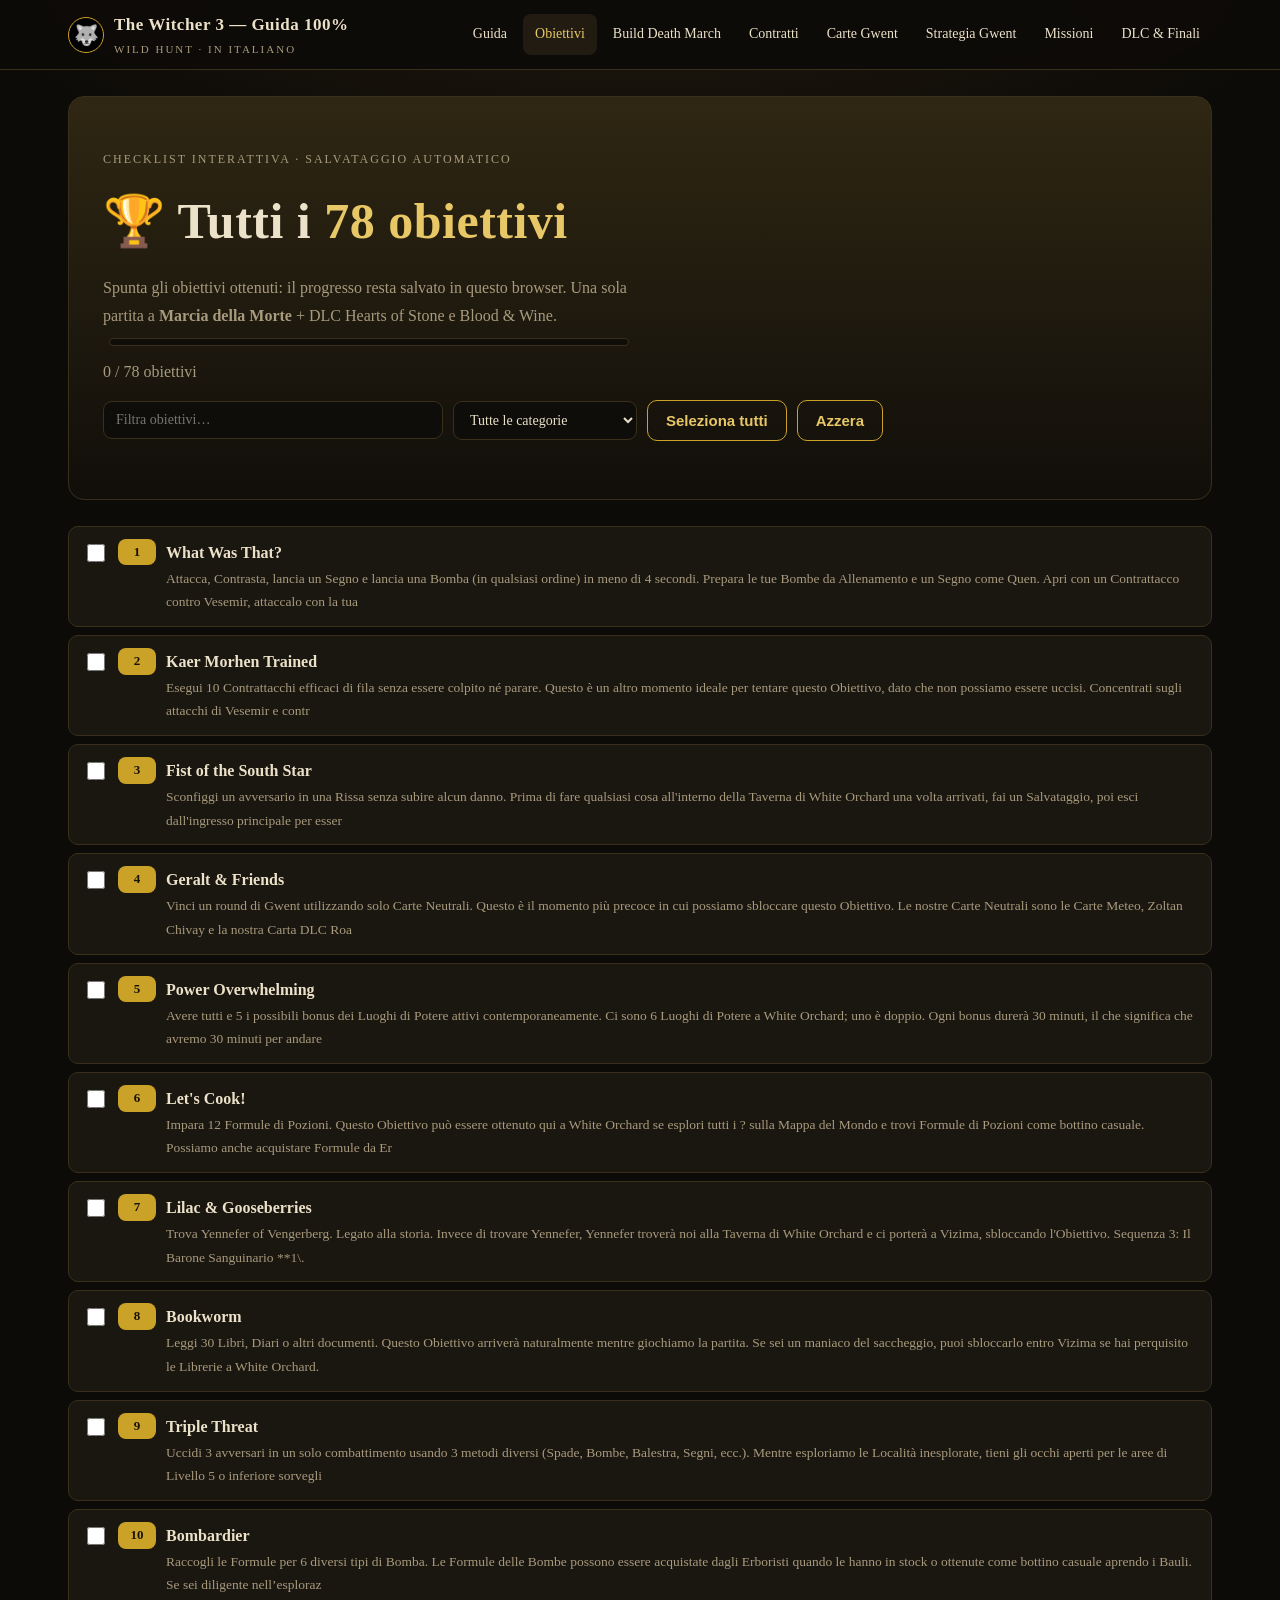
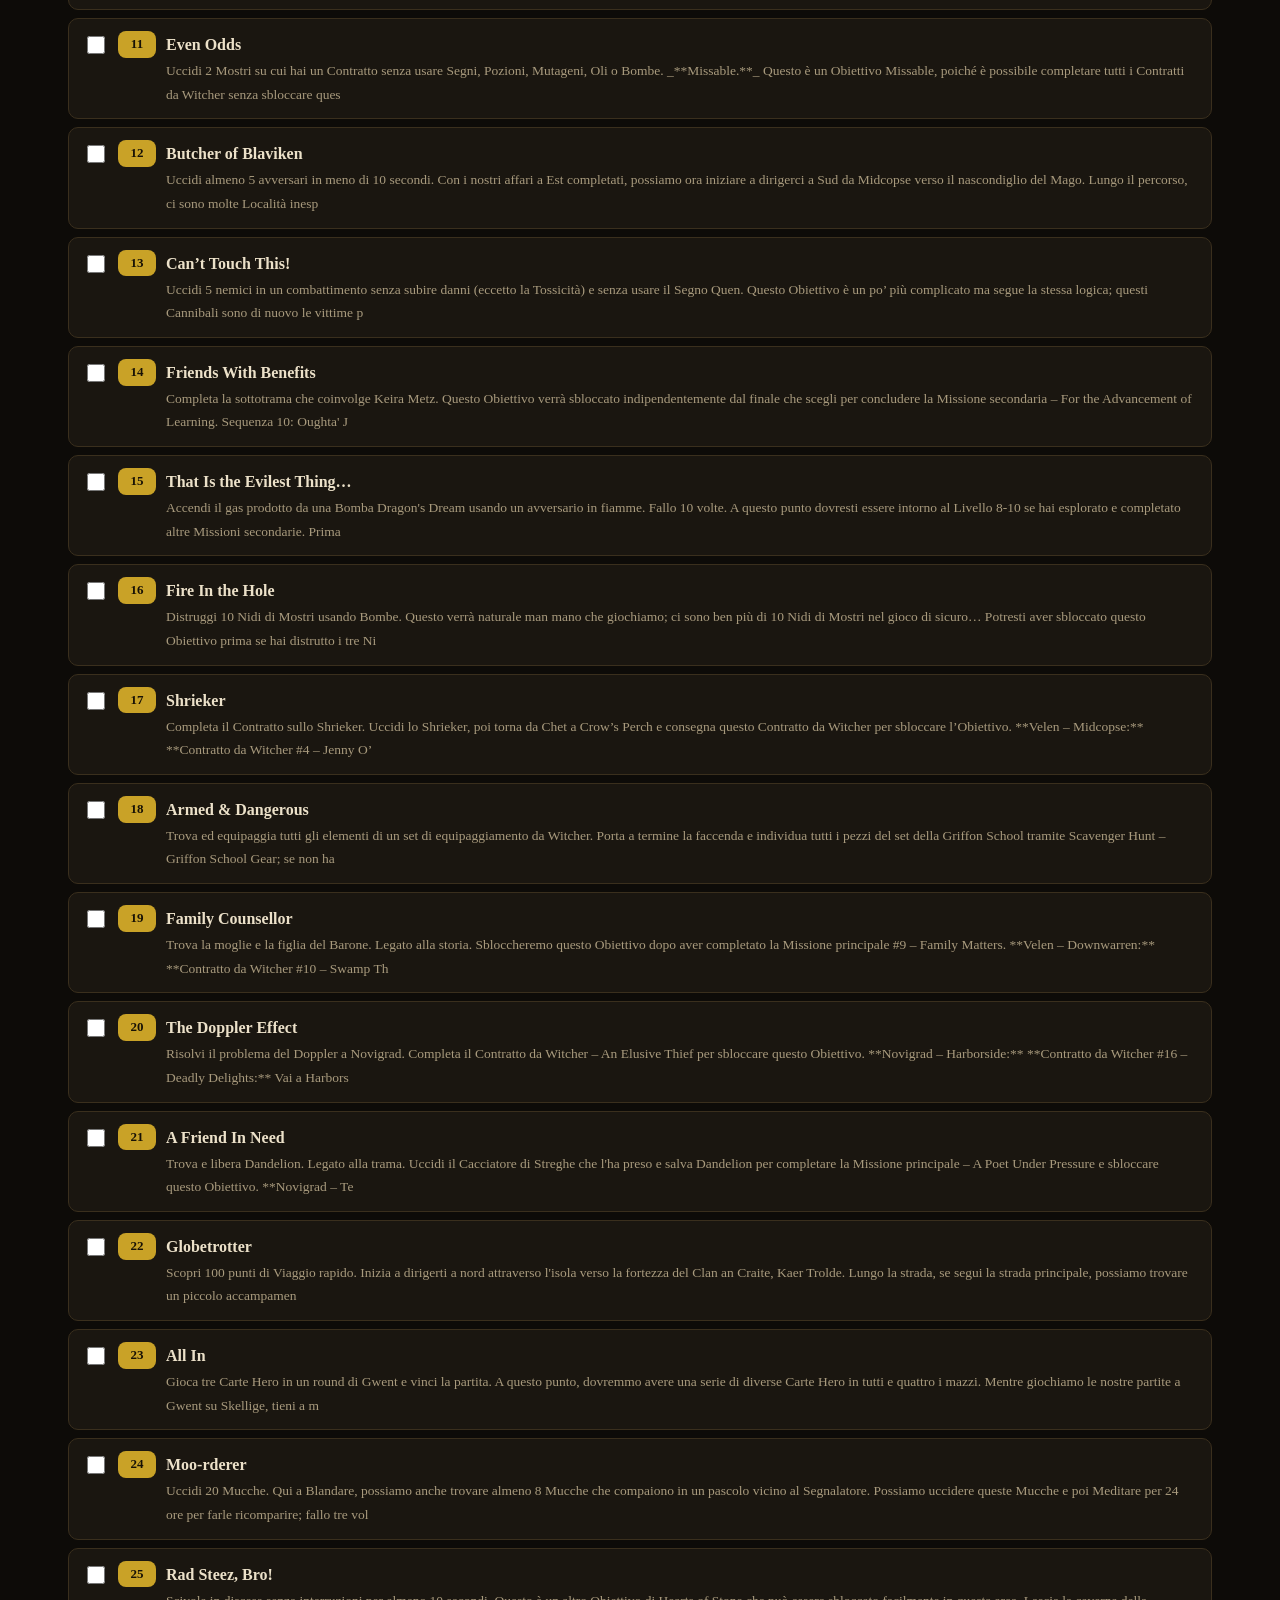
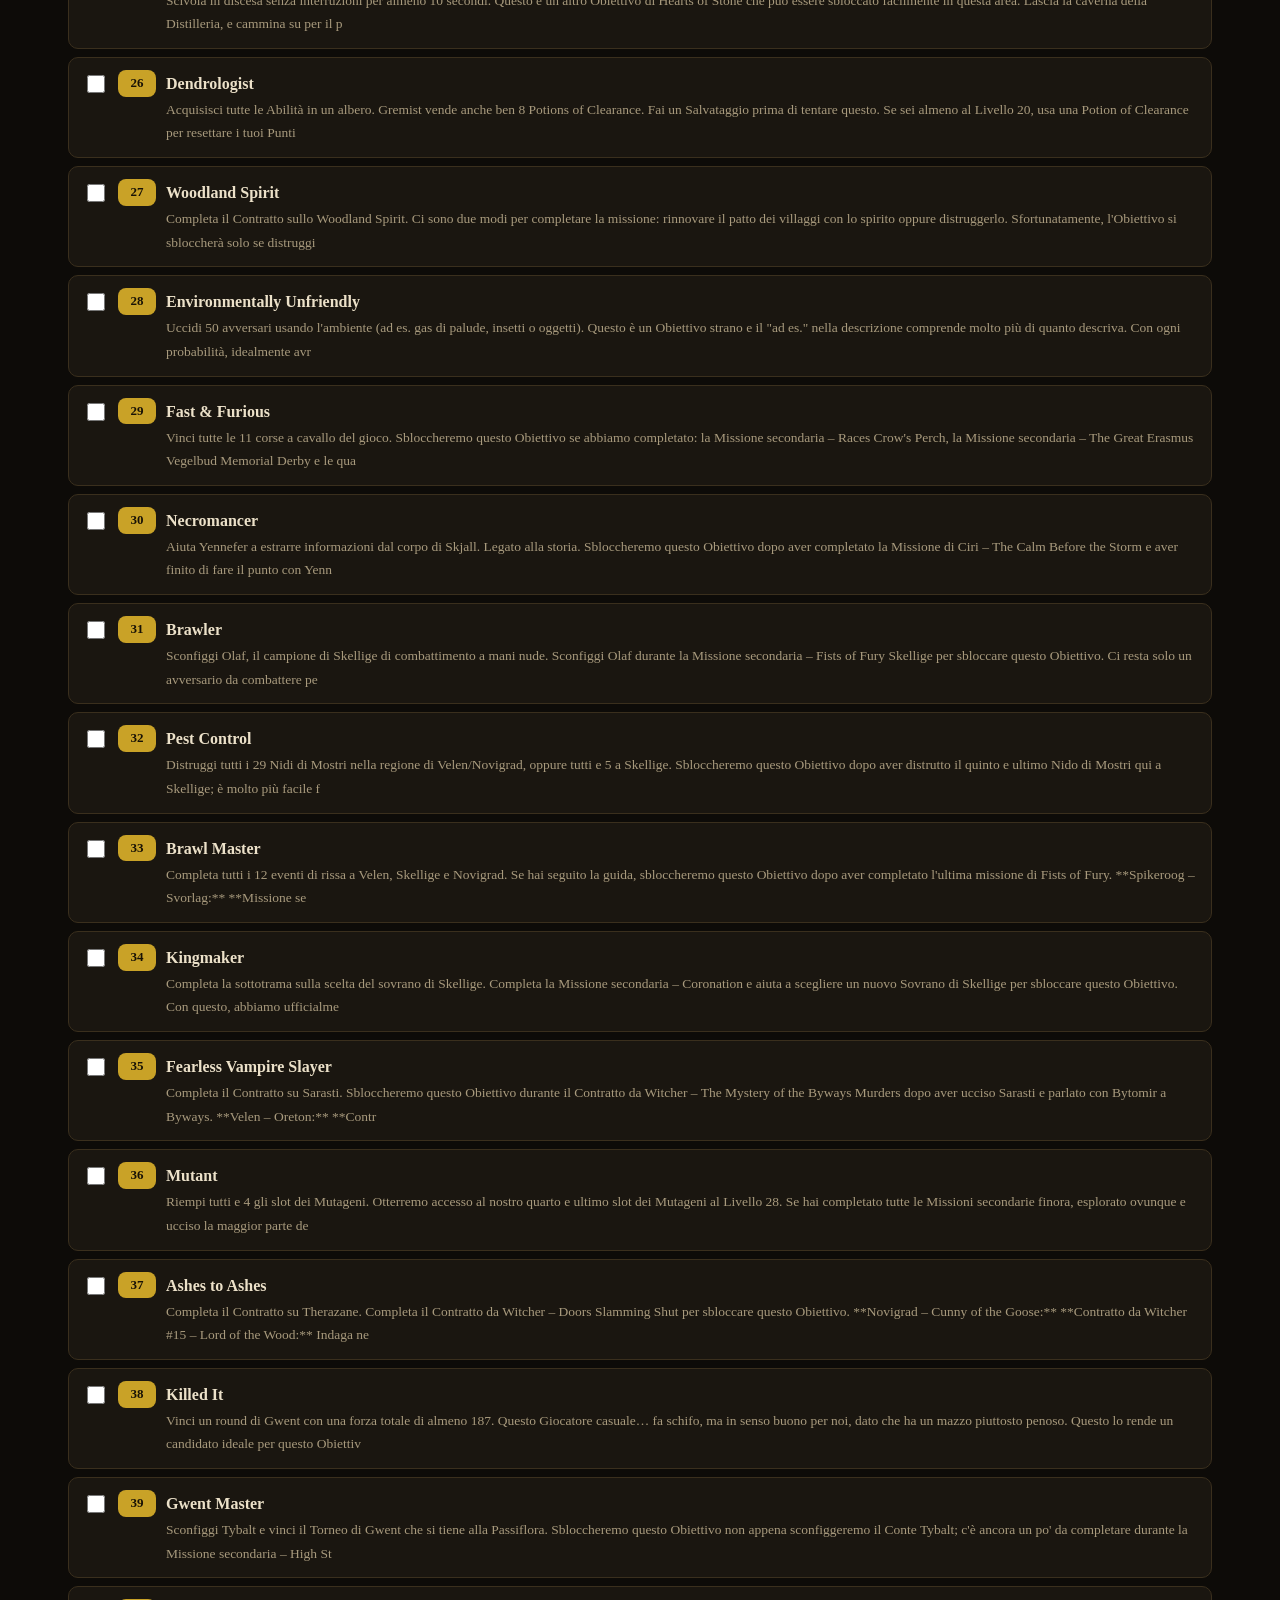
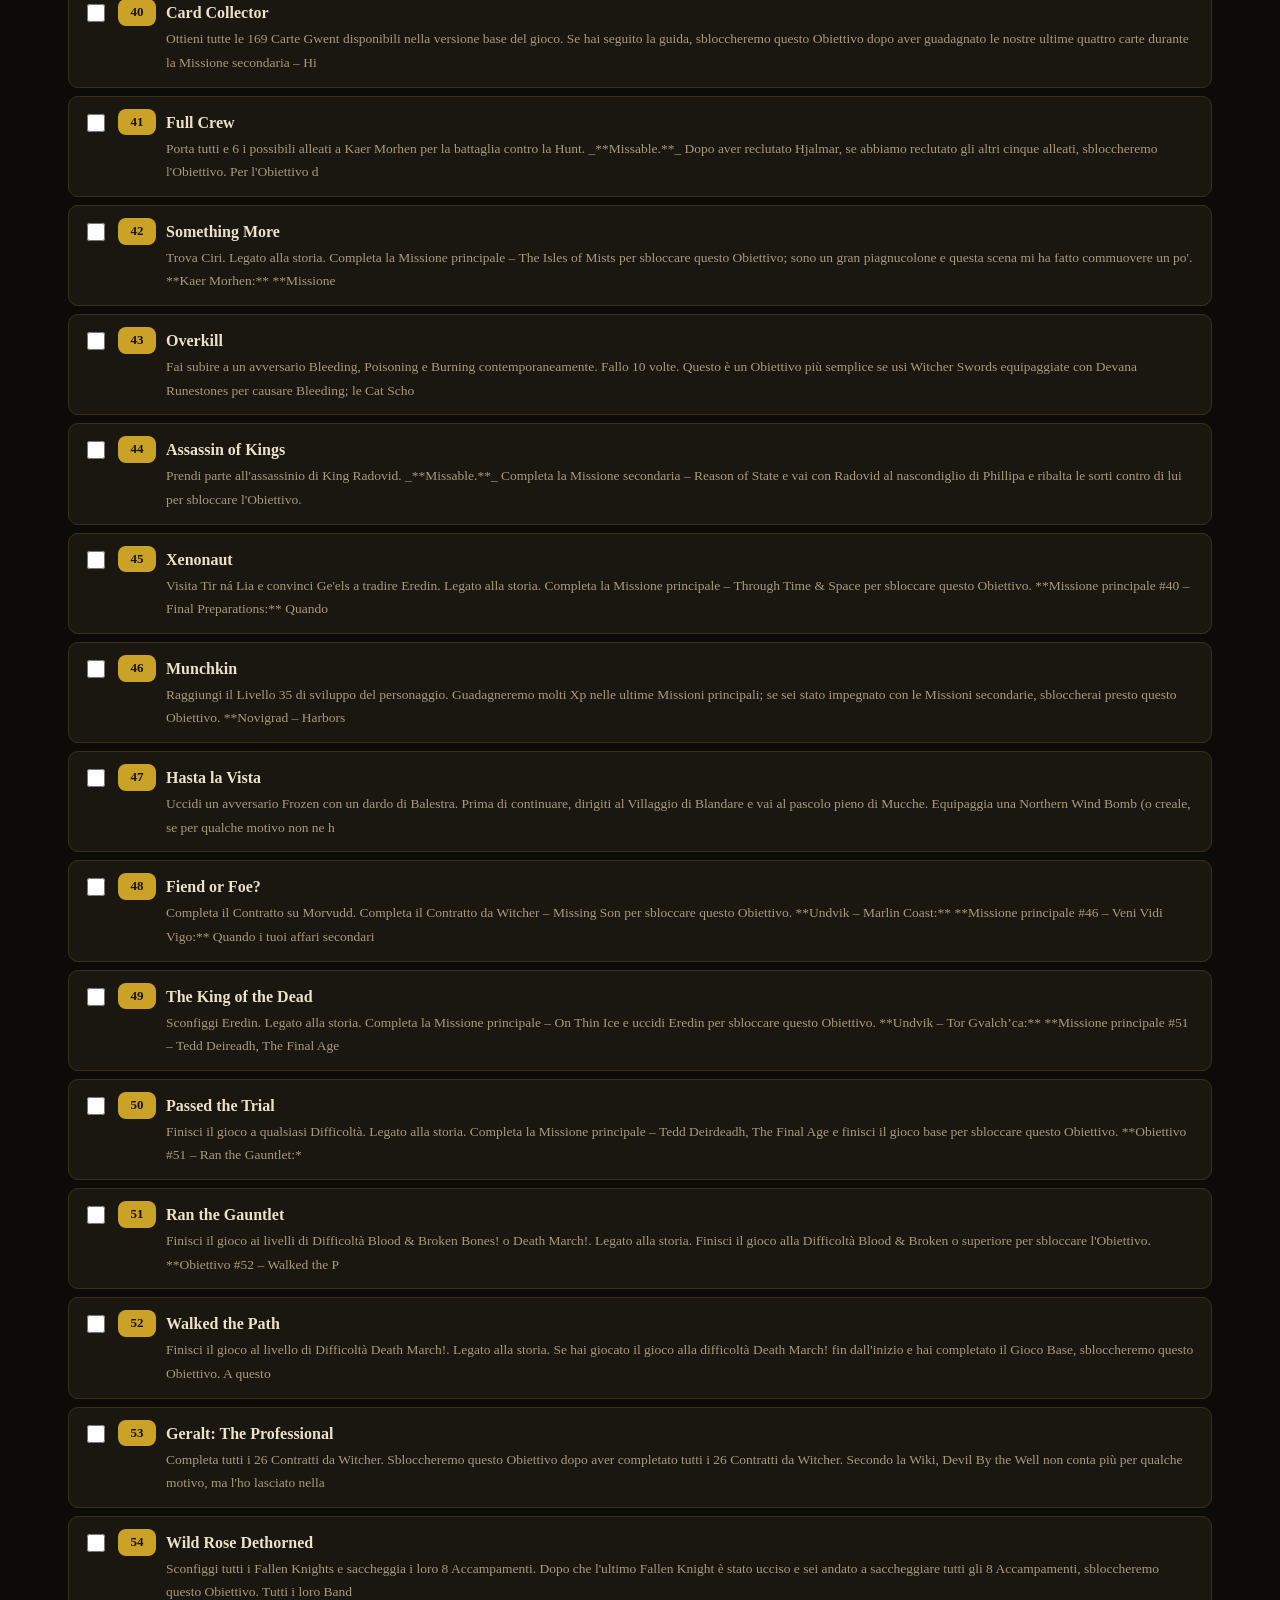
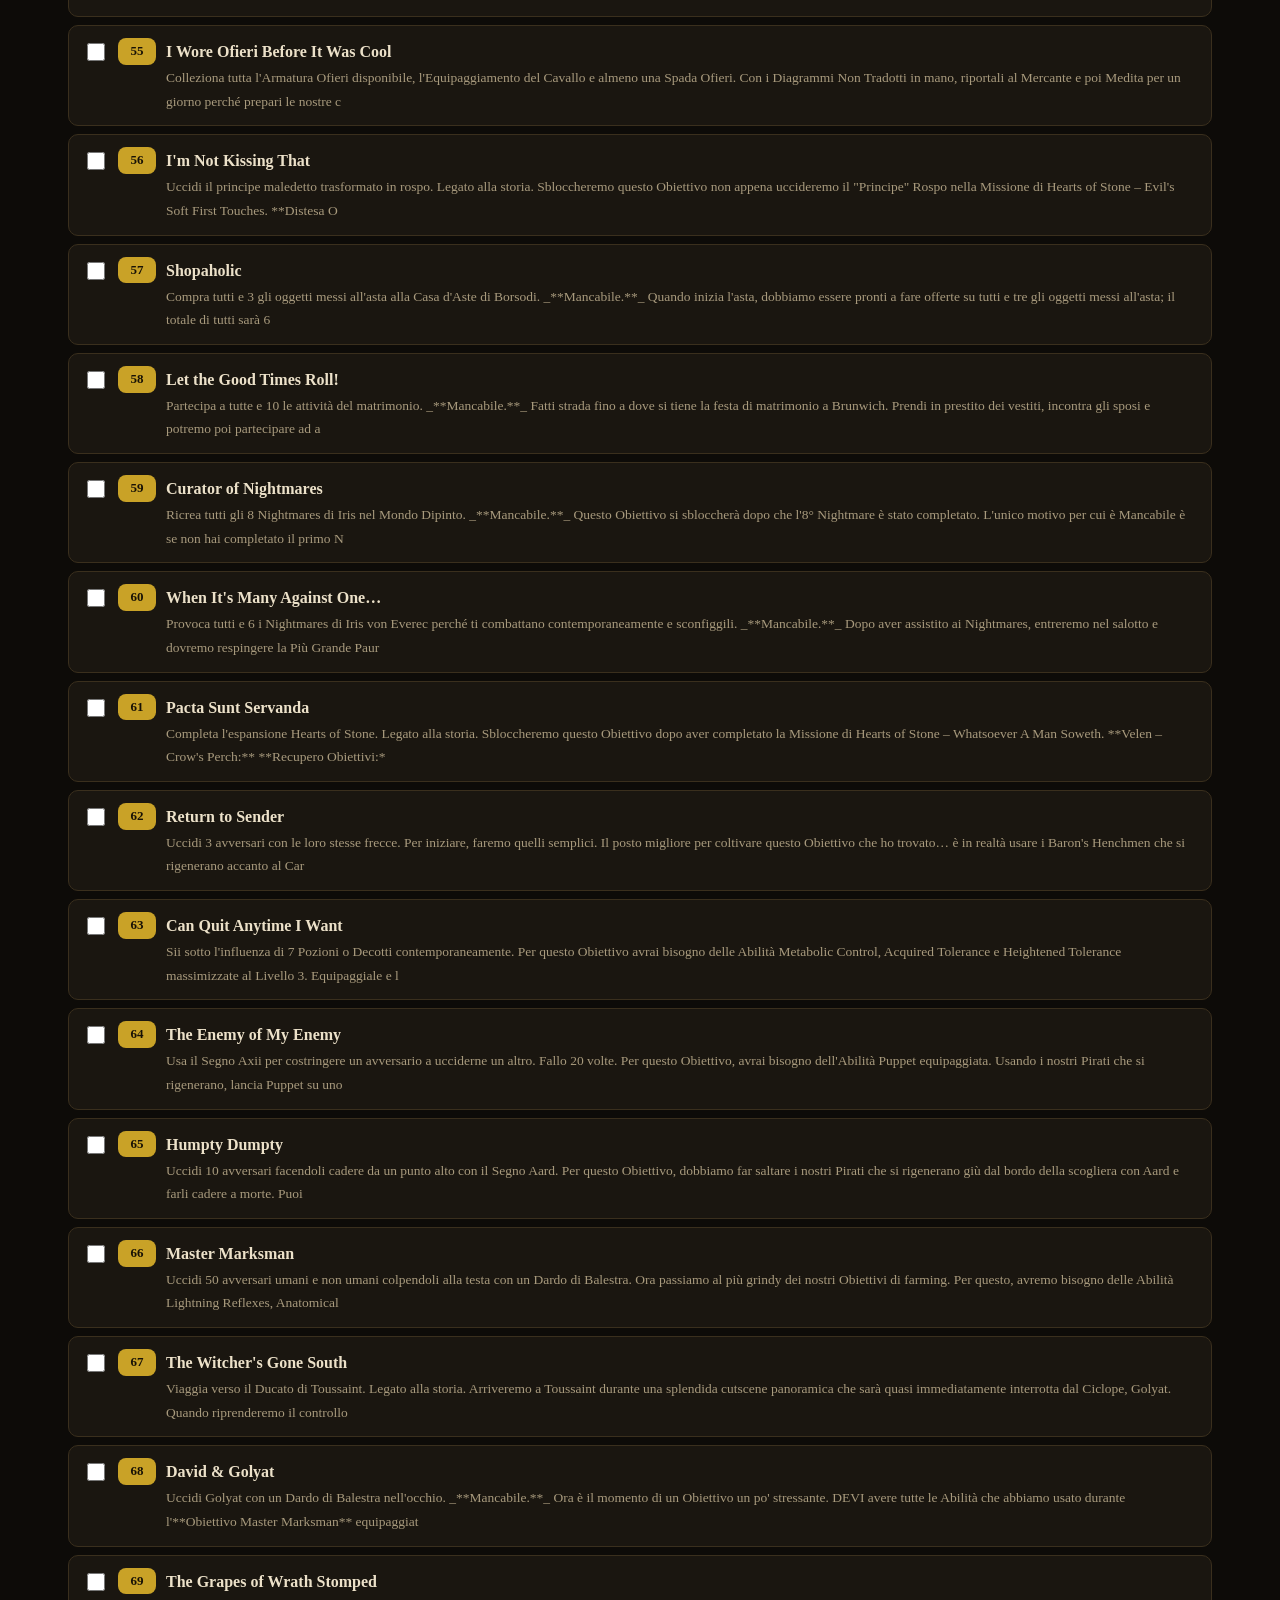
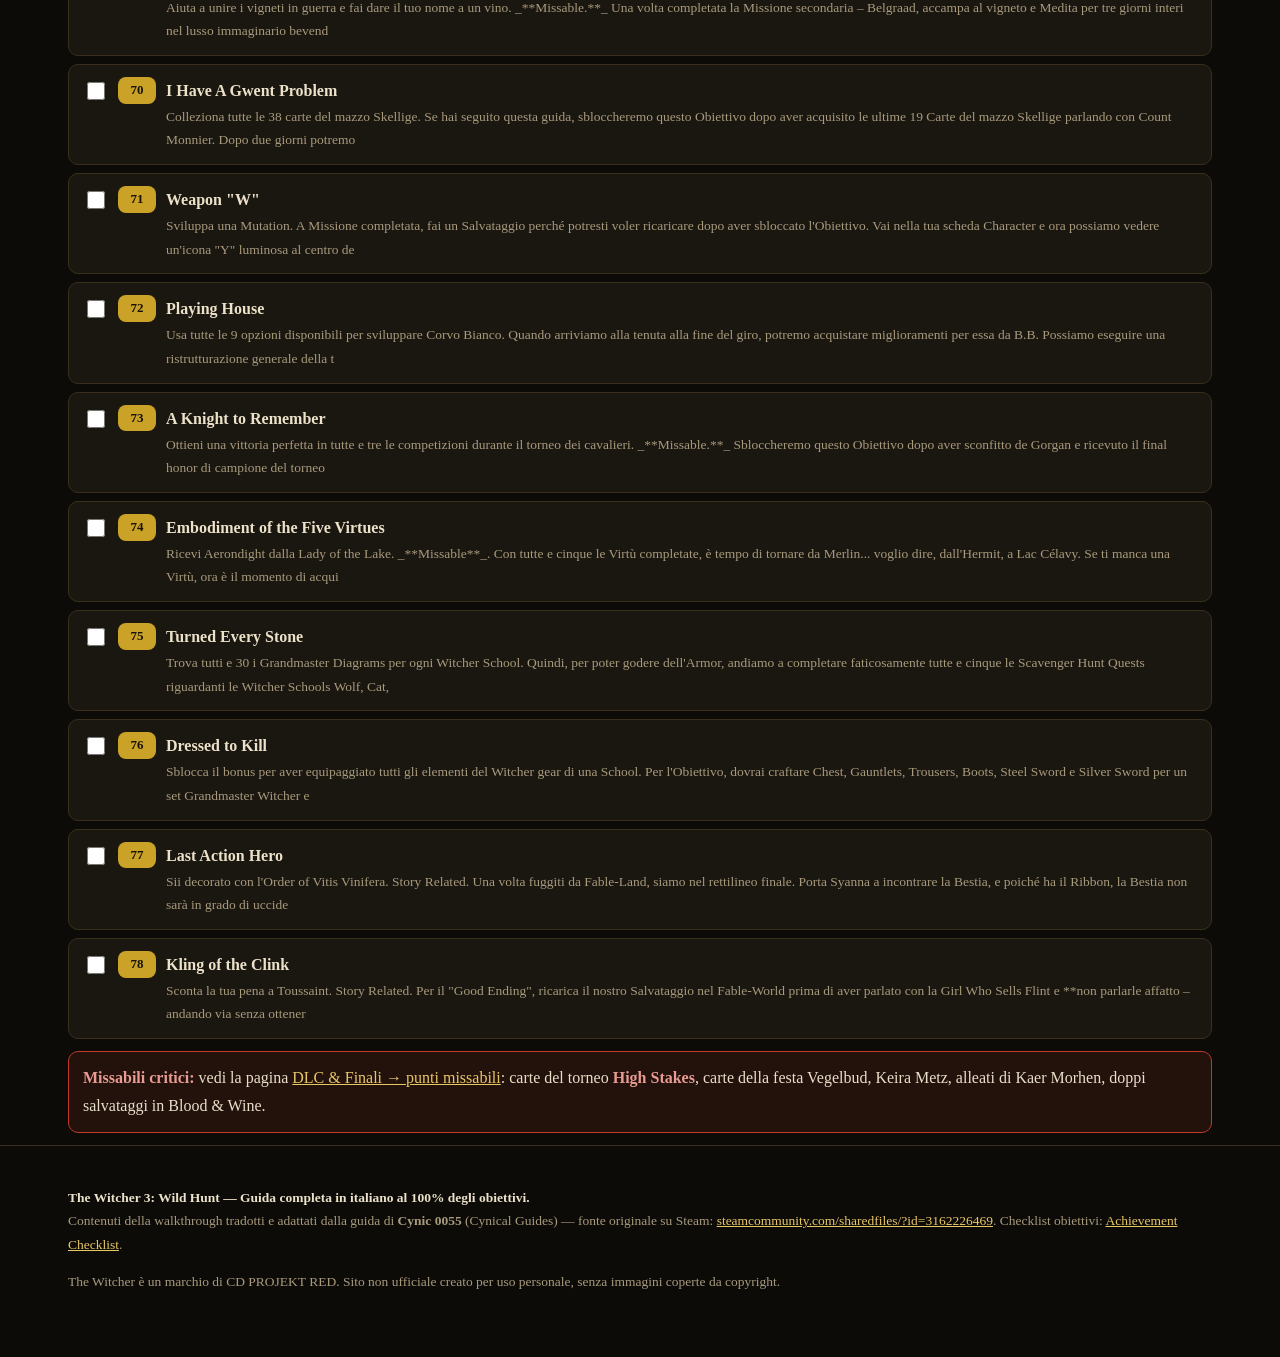
<file: sito-witcher3/obiettivi.html>
<!DOCTYPE html><html lang="it"><head><meta charset="utf-8"><meta name="viewport" content="width=device-width,initial-scale=1">
<title>Checklist 78 obiettivi — The Witcher 3 Guida 100%</title><meta name="description" content="Tutti i 78 obiettivi di TW3 con checklist interattiva."><link rel="stylesheet" href="assets/styles.css"></head><body><header class="topbar"><div class="topbar-in">
<a class="brand" href="index.html"><span class="brand-mark">🐺</span><span><b>The Witcher 3 — Guida 100%</b><small>Wild Hunt · in italiano</small></span></a>
<nav class="main"><a href="index.html" class="">Guida</a><a href="obiettivi.html" class="active">Obiettivi</a><a href="build.html" class="">Build Death March</a><a href="contratti.html" class="">Contratti</a><a href="carte.html" class="">Carte Gwent</a><a href="gwent.html" class="">Strategia Gwent</a><a href="missioni.html" class="">Missioni</a><a href="dlc-finali.html" class="">DLC & Finali</a></nav></div></header><div class="wrap">
<section class="hero"><p class="kicker">Checklist interattiva · salvataggio automatico</p><h1>🏆 Tutti i <span>78 obiettivi</span></h1>
<p>Spunta gli obiettivi ottenuti: il progresso resta salvato in questo browser. Una sola partita a <b>Marcia della Morte</b> + DLC Hearts of Stone e Blood &amp; Wine.</p>
<div class="progress-line" style="max-width:520px"><i id="ob-bar"></i></div><p id="ob-label" style="color:var(--muted)"></p>
<div class="toolbar"><input id="q" class="search" style="max-width:340px;margin:0" placeholder="Filtra obiettivi…">
<select id="f-tipo"><option value="">Tutte le categorie</option><option value="storia">Storia</option><option value="secondari">Secondari / esplorazione</option><option value="combattimento">Combattimento</option><option value="gwent">Gwent</option></select>
<button class="btn ghost" id="btn-all">Seleziona tutti</button><button class="btn ghost" id="btn-none">Azzera</button></div></section>
<main class="content"><div class="ob-row" data-tipo="secondari"><input type="checkbox" class="ob-check" data-ob="1"><span class="num">1</span>
<div><div class="oname">What Was That?</div><div class="odesc">Attacca, Contrasta, lancia un Segno e lancia una Bomba (in qualsiasi ordine) in meno di 4 secondi. Prepara le tue Bombe da Allenamento e un Segno come Quen. Apri con un Contrattacco contro Vesemir, attaccalo con la tua</div></div></div>
<div class="ob-row" data-tipo="secondari"><input type="checkbox" class="ob-check" data-ob="2"><span class="num">2</span>
<div><div class="oname">Kaer Morhen Trained</div><div class="odesc">Esegui 10 Contrattacchi efficaci di fila senza essere colpito né parare. Questo è un altro momento ideale per tentare questo Obiettivo, dato che non possiamo essere uccisi. Concentrati sugli attacchi di Vesemir e contr</div></div></div>
<div class="ob-row" data-tipo="secondari"><input type="checkbox" class="ob-check" data-ob="3"><span class="num">3</span>
<div><div class="oname">Fist of the South Star</div><div class="odesc">Sconfiggi un avversario in una Rissa senza subire alcun danno. Prima di fare qualsiasi cosa all&#x27;interno della Taverna di White Orchard una volta arrivati, fai un Salvataggio, poi esci dall&#x27;ingresso principale per esser</div></div></div>
<div class="ob-row" data-tipo="secondari"><input type="checkbox" class="ob-check" data-ob="4"><span class="num">4</span>
<div><div class="oname">Geralt &amp; Friends</div><div class="odesc">Vinci un round di Gwent utilizzando solo Carte Neutrali. Questo è il momento più precoce in cui possiamo sbloccare questo Obiettivo. Le nostre Carte Neutrali sono le Carte Meteo, Zoltan Chivay e la nostra Carta DLC Roa</div></div></div>
<div class="ob-row" data-tipo="secondari"><input type="checkbox" class="ob-check" data-ob="5"><span class="num">5</span>
<div><div class="oname">Power Overwhelming</div><div class="odesc">Avere tutti e 5 i possibili bonus dei Luoghi di Potere attivi contemporaneamente. Ci sono 6 Luoghi di Potere a White Orchard; uno è doppio. Ogni bonus durerà 30 minuti, il che significa che avremo 30 minuti per andare</div></div></div>
<div class="ob-row" data-tipo="secondari"><input type="checkbox" class="ob-check" data-ob="6"><span class="num">6</span>
<div><div class="oname">Let&#x27;s Cook!</div><div class="odesc">Impara 12 Formule di Pozioni. Questo Obiettivo può essere ottenuto qui a White Orchard se esplori tutti i ? sulla Mappa del Mondo e trovi Formule di Pozioni come bottino casuale. Possiamo anche acquistare Formule da Er</div></div></div>
<div class="ob-row" data-tipo="storia"><input type="checkbox" class="ob-check" data-ob="7"><span class="num">7</span>
<div><div class="oname">Lilac &amp; Gooseberries</div><div class="odesc">Trova Yennefer of Vengerberg. Legato alla storia. Invece di trovare Yennefer, Yennefer troverà noi alla Taverna di White Orchard e ci porterà a Vizima, sbloccando l&#x27;Obiettivo. Sequenza 3: Il Barone Sanguinario **1\.</div></div></div>
<div class="ob-row" data-tipo="secondari"><input type="checkbox" class="ob-check" data-ob="8"><span class="num">8</span>
<div><div class="oname">Bookworm</div><div class="odesc">Leggi 30 Libri, Diari o altri documenti. Questo Obiettivo arriverà naturalmente mentre giochiamo la partita. Se sei un maniaco del saccheggio, puoi sbloccarlo entro Vizima se hai perquisito le Librerie a White Orchard.</div></div></div>
<div class="ob-row" data-tipo="combattimento"><input type="checkbox" class="ob-check" data-ob="9"><span class="num">9</span>
<div><div class="oname">Triple Threat</div><div class="odesc">Uccidi 3 avversari in un solo combattimento usando 3 metodi diversi (Spade, Bombe, Balestra, Segni, ecc.). Mentre esploriamo le Località inesplorate, tieni gli occhi aperti per le aree di Livello 5 o inferiore sorvegli</div></div></div>
<div class="ob-row" data-tipo="combattimento"><input type="checkbox" class="ob-check" data-ob="10"><span class="num">10</span>
<div><div class="oname">Bombardier</div><div class="odesc">Raccogli le Formule per 6 diversi tipi di Bomba. Le Formule delle Bombe possono essere acquistate dagli Erboristi quando le hanno in stock o ottenute come bottino casuale aprendo i Bauli. Se sei diligente nell’esploraz</div></div></div>
<div class="ob-row" data-tipo="combattimento"><input type="checkbox" class="ob-check" data-ob="11"><span class="num">11</span>
<div><div class="oname">Even Odds</div><div class="odesc">Uccidi 2 Mostri su cui hai un Contratto senza usare Segni, Pozioni, Mutageni, Oli o Bombe. _**Missable.**_ Questo è un Obiettivo Missable, poiché è possibile completare tutti i Contratti da Witcher senza sbloccare ques</div></div></div>
<div class="ob-row" data-tipo="combattimento"><input type="checkbox" class="ob-check" data-ob="12"><span class="num">12</span>
<div><div class="oname">Butcher of Blaviken</div><div class="odesc">Uccidi almeno 5 avversari in meno di 10 secondi. Con i nostri affari a Est completati, possiamo ora iniziare a dirigerci a Sud da Midcopse verso il nascondiglio del Mago. Lungo il percorso, ci sono molte Località inesp</div></div></div>
<div class="ob-row" data-tipo="secondari"><input type="checkbox" class="ob-check" data-ob="13"><span class="num">13</span>
<div><div class="oname">Can’t Touch This!</div><div class="odesc">Uccidi 5 nemici in un combattimento senza subire danni (eccetto la Tossicità) e senza usare il Segno Quen. Questo Obiettivo è un po’ più complicato ma segue la stessa logica; questi Cannibali sono di nuovo le vittime p</div></div></div>
<div class="ob-row" data-tipo="secondari"><input type="checkbox" class="ob-check" data-ob="14"><span class="num">14</span>
<div><div class="oname">Friends With Benefits</div><div class="odesc">Completa la sottotrama che coinvolge Keira Metz. Questo Obiettivo verrà sbloccato indipendentemente dal finale che scegli per concludere la Missione secondaria – For the Advancement of Learning. Sequenza 10: Oughta&#x27; J</div></div></div>
<div class="ob-row" data-tipo="secondari"><input type="checkbox" class="ob-check" data-ob="15"><span class="num">15</span>
<div><div class="oname">That Is the Evilest Thing…</div><div class="odesc">Accendi il gas prodotto da una Bomba Dragon&#x27;s Dream usando un avversario in fiamme. Fallo 10 volte. A questo punto dovresti essere intorno al Livello 8-10 se hai esplorato e completato altre Missioni secondarie. Prima</div></div></div>
<div class="ob-row" data-tipo="combattimento"><input type="checkbox" class="ob-check" data-ob="16"><span class="num">16</span>
<div><div class="oname">Fire In the Hole</div><div class="odesc">Distruggi 10 Nidi di Mostri usando Bombe. Questo verrà naturale man mano che giochiamo; ci sono ben più di 10 Nidi di Mostri nel gioco di sicuro… Potresti aver sbloccato questo Obiettivo prima se hai distrutto i tre Ni</div></div></div>
<div class="ob-row" data-tipo="secondari"><input type="checkbox" class="ob-check" data-ob="17"><span class="num">17</span>
<div><div class="oname">Shrieker</div><div class="odesc">Completa il Contratto sullo Shrieker. Uccidi lo Shrieker, poi torna da Chet a Crow’s Perch e consegna questo Contratto da Witcher per sbloccare l’Obiettivo. **Velen – Midcopse:** **Contratto da Witcher #4 – Jenny O’</div></div></div>
<div class="ob-row" data-tipo="secondari"><input type="checkbox" class="ob-check" data-ob="18"><span class="num">18</span>
<div><div class="oname">Armed &amp; Dangerous</div><div class="odesc">Trova ed equipaggia tutti gli elementi di un set di equipaggiamento da Witcher. Porta a termine la faccenda e individua tutti i pezzi del set della Griffon School tramite Scavenger Hunt – Griffon School Gear; se non ha</div></div></div>
<div class="ob-row" data-tipo="secondari"><input type="checkbox" class="ob-check" data-ob="19"><span class="num">19</span>
<div><div class="oname">Family Counsellor</div><div class="odesc">Trova la moglie e la figlia del Barone. Legato alla storia. Sbloccheremo questo Obiettivo dopo aver completato la Missione principale #9 – Family Matters. **Velen – Downwarren:** **Contratto da Witcher #10 – Swamp Th</div></div></div>
<div class="ob-row" data-tipo="secondari"><input type="checkbox" class="ob-check" data-ob="20"><span class="num">20</span>
<div><div class="oname">The Doppler Effect</div><div class="odesc">Risolvi il problema del Doppler a Novigrad. Completa il Contratto da Witcher – An Elusive Thief per sbloccare questo Obiettivo. **Novigrad – Harborside:** **Contratto da Witcher #16 – Deadly Delights:** Vai a Harbors</div></div></div>
<div class="ob-row" data-tipo="secondari"><input type="checkbox" class="ob-check" data-ob="21"><span class="num">21</span>
<div><div class="oname">A Friend In Need</div><div class="odesc">Trova e libera Dandelion. Legato alla trama. Uccidi il Cacciatore di Streghe che l&#x27;ha preso e salva Dandelion per completare la Missione principale – A Poet Under Pressure e sbloccare questo Obiettivo. **Novigrad – Te</div></div></div>
<div class="ob-row" data-tipo="secondari"><input type="checkbox" class="ob-check" data-ob="22"><span class="num">22</span>
<div><div class="oname">Globetrotter</div><div class="odesc">Scopri 100 punti di Viaggio rapido. Inizia a dirigerti a nord attraverso l&#x27;isola verso la fortezza del Clan an Craite, Kaer Trolde. Lungo la strada, se segui la strada principale, possiamo trovare un piccolo accampamen</div></div></div>
<div class="ob-row" data-tipo="gwent"><input type="checkbox" class="ob-check" data-ob="23"><span class="num">23</span>
<div><div class="oname">All In</div><div class="odesc">Gioca tre Carte Hero in un round di Gwent e vinci la partita. A questo punto, dovremmo avere una serie di diverse Carte Hero in tutti e quattro i mazzi. Mentre giochiamo le nostre partite a Gwent su Skellige, tieni a m</div></div></div>
<div class="ob-row" data-tipo="combattimento"><input type="checkbox" class="ob-check" data-ob="24"><span class="num">24</span>
<div><div class="oname">Moo-rderer</div><div class="odesc">Uccidi 20 Mucche. Qui a Blandare, possiamo anche trovare almeno 8 Mucche che compaiono in un pascolo vicino al Segnalatore. Possiamo uccidere queste Mucche e poi Meditare per 24 ore per farle ricomparire; fallo tre vol</div></div></div>
<div class="ob-row" data-tipo="combattimento"><input type="checkbox" class="ob-check" data-ob="25"><span class="num">25</span>
<div><div class="oname">Rad Steez, Bro!</div><div class="odesc">Scivola in discesa senza interruzioni per almeno 10 secondi. Questo è un altro Obiettivo di Hearts of Stone che può essere sbloccato facilmente in questa area. Lascia la caverna della Distilleria, e cammina su per il p</div></div></div>
<div class="ob-row" data-tipo="combattimento"><input type="checkbox" class="ob-check" data-ob="26"><span class="num">26</span>
<div><div class="oname">Dendrologist</div><div class="odesc">Acquisisci tutte le Abilità in un albero. Gremist vende anche ben 8 Potions of Clearance. Fai un Salvataggio prima di tentare questo. Se sei almeno al Livello 20, usa una Potion of Clearance per resettare i tuoi Punti</div></div></div>
<div class="ob-row" data-tipo="secondari"><input type="checkbox" class="ob-check" data-ob="27"><span class="num">27</span>
<div><div class="oname">Woodland Spirit</div><div class="odesc">Completa il Contratto sullo Woodland Spirit. Ci sono due modi per completare la missione: rinnovare il patto dei villaggi con lo spirito oppure distruggerlo. Sfortunatamente, l&#x27;Obiettivo si sbloccherà solo se distruggi</div></div></div>
<div class="ob-row" data-tipo="combattimento"><input type="checkbox" class="ob-check" data-ob="28"><span class="num">28</span>
<div><div class="oname">Environmentally Unfriendly</div><div class="odesc">Uccidi 50 avversari usando l&#x27;ambiente (ad es. gas di palude, insetti o oggetti). Questo è un Obiettivo strano e il &quot;ad es.&quot; nella descrizione comprende molto più di quanto descriva. Con ogni probabilità, idealmente avr</div></div></div>
<div class="ob-row" data-tipo="secondari"><input type="checkbox" class="ob-check" data-ob="29"><span class="num">29</span>
<div><div class="oname">Fast &amp; Furious</div><div class="odesc">Vinci tutte le 11 corse a cavallo del gioco. Sbloccheremo questo Obiettivo se abbiamo completato: la Missione secondaria – Races Crow&#x27;s Perch, la Missione secondaria – The Great Erasmus Vegelbud Memorial Derby e le qua</div></div></div>
<div class="ob-row" data-tipo="secondari"><input type="checkbox" class="ob-check" data-ob="30"><span class="num">30</span>
<div><div class="oname">Necromancer</div><div class="odesc">Aiuta Yennefer a estrarre informazioni dal corpo di Skjall. Legato alla storia. Sbloccheremo questo Obiettivo dopo aver completato la Missione di Ciri – The Calm Before the Storm e aver finito di fare il punto con Yenn</div></div></div>
<div class="ob-row" data-tipo="secondari"><input type="checkbox" class="ob-check" data-ob="31"><span class="num">31</span>
<div><div class="oname">Brawler</div><div class="odesc">Sconfiggi Olaf, il campione di Skellige di combattimento a mani nude. Sconfiggi Olaf durante la Missione secondaria – Fists of Fury Skellige per sbloccare questo Obiettivo. Ci resta solo un avversario da combattere pe</div></div></div>
<div class="ob-row" data-tipo="combattimento"><input type="checkbox" class="ob-check" data-ob="32"><span class="num">32</span>
<div><div class="oname">Pest Control</div><div class="odesc">Distruggi tutti i 29 Nidi di Mostri nella regione di Velen/Novigrad, oppure tutti e 5 a Skellige. Sbloccheremo questo Obiettivo dopo aver distrutto il quinto e ultimo Nido di Mostri qui a Skellige; è molto più facile f</div></div></div>
<div class="ob-row" data-tipo="secondari"><input type="checkbox" class="ob-check" data-ob="33"><span class="num">33</span>
<div><div class="oname">Brawl Master</div><div class="odesc">Completa tutti i 12 eventi di rissa a Velen, Skellige e Novigrad. Se hai seguito la guida, sbloccheremo questo Obiettivo dopo aver completato l&#x27;ultima missione di Fists of Fury. **Spikeroog – Svorlag:** **Missione se</div></div></div>
<div class="ob-row" data-tipo="secondari"><input type="checkbox" class="ob-check" data-ob="34"><span class="num">34</span>
<div><div class="oname">Kingmaker</div><div class="odesc">Completa la sottotrama sulla scelta del sovrano di Skellige. Completa la Missione secondaria – Coronation e aiuta a scegliere un nuovo Sovrano di Skellige per sbloccare questo Obiettivo. Con questo, abbiamo ufficialme</div></div></div>
<div class="ob-row" data-tipo="combattimento"><input type="checkbox" class="ob-check" data-ob="35"><span class="num">35</span>
<div><div class="oname">Fearless Vampire Slayer</div><div class="odesc">Completa il Contratto su Sarasti. Sbloccheremo questo Obiettivo durante il Contratto da Witcher – The Mystery of the Byways Murders dopo aver ucciso Sarasti e parlato con Bytomir a Byways. **Velen – Oreton:** **Contr</div></div></div>
<div class="ob-row" data-tipo="combattimento"><input type="checkbox" class="ob-check" data-ob="36"><span class="num">36</span>
<div><div class="oname">Mutant</div><div class="odesc">Riempi tutti e 4 gli slot dei Mutageni. Otterremo accesso al nostro quarto e ultimo slot dei Mutageni al Livello 28. Se hai completato tutte le Missioni secondarie finora, esplorato ovunque e ucciso la maggior parte de</div></div></div>
<div class="ob-row" data-tipo="combattimento"><input type="checkbox" class="ob-check" data-ob="37"><span class="num">37</span>
<div><div class="oname">Ashes to Ashes</div><div class="odesc">Completa il Contratto su Therazane. Completa il Contratto da Witcher – Doors Slamming Shut per sbloccare questo Obiettivo. **Novigrad – Cunny of the Goose:** **Contratto da Witcher #15 – Lord of the Wood:** Indaga ne</div></div></div>
<div class="ob-row" data-tipo="gwent"><input type="checkbox" class="ob-check" data-ob="38"><span class="num">38</span>
<div><div class="oname">Killed It</div><div class="odesc">Vinci un round di Gwent con una forza totale di almeno 187. Questo Giocatore casuale… fa schifo, ma in senso buono per noi, dato che ha un mazzo piuttosto penoso. Questo lo rende un candidato ideale per questo Obiettiv</div></div></div>
<div class="ob-row" data-tipo="gwent"><input type="checkbox" class="ob-check" data-ob="39"><span class="num">39</span>
<div><div class="oname">Gwent Master</div><div class="odesc">Sconfiggi Tybalt e vinci il Torneo di Gwent che si tiene alla Passiflora. Sbloccheremo questo Obiettivo non appena sconfiggeremo il Conte Tybalt; c&#x27;è ancora un po&#x27; da completare durante la Missione secondaria – High St</div></div></div>
<div class="ob-row" data-tipo="gwent"><input type="checkbox" class="ob-check" data-ob="40"><span class="num">40</span>
<div><div class="oname">Card Collector</div><div class="odesc">Ottieni tutte le 169 Carte Gwent disponibili nella versione base del gioco. Se hai seguito la guida, sbloccheremo questo Obiettivo dopo aver guadagnato le nostre ultime quattro carte durante la Missione secondaria – Hi</div></div></div>
<div class="ob-row" data-tipo="secondari"><input type="checkbox" class="ob-check" data-ob="41"><span class="num">41</span>
<div><div class="oname">Full Crew</div><div class="odesc">Porta tutti e 6 i possibili alleati a Kaer Morhen per la battaglia contro la Hunt. _**Missable.**_ Dopo aver reclutato Hjalmar, se abbiamo reclutato gli altri cinque alleati, sbloccheremo l&#x27;Obiettivo. Per l&#x27;Obiettivo d</div></div></div>
<div class="ob-row" data-tipo="storia"><input type="checkbox" class="ob-check" data-ob="42"><span class="num">42</span>
<div><div class="oname">Something More</div><div class="odesc">Trova Ciri. Legato alla storia. Completa la Missione principale – The Isles of Mists per sbloccare questo Obiettivo; sono un gran piagnucolone e questa scena mi ha fatto commuovere un po&#x27;. **Kaer Morhen:** **Missione</div></div></div>
<div class="ob-row" data-tipo="combattimento"><input type="checkbox" class="ob-check" data-ob="43"><span class="num">43</span>
<div><div class="oname">Overkill</div><div class="odesc">Fai subire a un avversario Bleeding, Poisoning e Burning contemporaneamente. Fallo 10 volte. Questo è un Obiettivo più semplice se usi Witcher Swords equipaggiate con Devana Runestones per causare Bleeding; le Cat Scho</div></div></div>
<div class="ob-row" data-tipo="secondari"><input type="checkbox" class="ob-check" data-ob="44"><span class="num">44</span>
<div><div class="oname">Assassin of Kings</div><div class="odesc">Prendi parte all&#x27;assassinio di King Radovid. _**Missable.**_ Completa la Missione secondaria – Reason of State e vai con Radovid al nascondiglio di Phillipa e ribalta le sorti contro di lui per sbloccare l&#x27;Obiettivo.</div></div></div>
<div class="ob-row" data-tipo="storia"><input type="checkbox" class="ob-check" data-ob="45"><span class="num">45</span>
<div><div class="oname">Xenonaut</div><div class="odesc">Visita Tir ná Lia e convinci Ge&#x27;els a tradire Eredin. Legato alla storia. Completa la Missione principale – Through Time &amp; Space per sbloccare questo Obiettivo. **Missione principale #40 – Final Preparations:** Quando</div></div></div>
<div class="ob-row" data-tipo="secondari"><input type="checkbox" class="ob-check" data-ob="46"><span class="num">46</span>
<div><div class="oname">Munchkin</div><div class="odesc">Raggiungi il Livello 35 di sviluppo del personaggio. Guadagneremo molti Xp nelle ultime Missioni principali; se sei stato impegnato con le Missioni secondarie, sbloccherai presto questo Obiettivo. **Novigrad – Harbors</div></div></div>
<div class="ob-row" data-tipo="combattimento"><input type="checkbox" class="ob-check" data-ob="47"><span class="num">47</span>
<div><div class="oname">Hasta la Vista</div><div class="odesc">Uccidi un avversario Frozen con un dardo di Balestra. Prima di continuare, dirigiti al Villaggio di Blandare e vai al pascolo pieno di Mucche. Equipaggia una Northern Wind Bomb (o creale, se per qualche motivo non ne h</div></div></div>
<div class="ob-row" data-tipo="combattimento"><input type="checkbox" class="ob-check" data-ob="48"><span class="num">48</span>
<div><div class="oname">Fiend or Foe?</div><div class="odesc">Completa il Contratto su Morvudd. Completa il Contratto da Witcher – Missing Son per sbloccare questo Obiettivo. **Undvik – Marlin Coast:** **Missione principale #46 – Veni Vidi Vigo:** Quando i tuoi affari secondari</div></div></div>
<div class="ob-row" data-tipo="storia"><input type="checkbox" class="ob-check" data-ob="49"><span class="num">49</span>
<div><div class="oname">The King of the Dead</div><div class="odesc">Sconfiggi Eredin. Legato alla storia. Completa la Missione principale – On Thin Ice e uccidi Eredin per sbloccare questo Obiettivo. **Undvik – Tor Gvalch’ca:** **Missione principale #51 – Tedd Deireadh, The Final Age</div></div></div>
<div class="ob-row" data-tipo="storia"><input type="checkbox" class="ob-check" data-ob="50"><span class="num">50</span>
<div><div class="oname">Passed the Trial</div><div class="odesc">Finisci il gioco a qualsiasi Difficoltà. Legato alla storia. Completa la Missione principale – Tedd Deirdeadh, The Final Age e finisci il gioco base per sbloccare questo Obiettivo. **Obiettivo #51 – Ran the Gauntlet:*</div></div></div>
<div class="ob-row" data-tipo="storia"><input type="checkbox" class="ob-check" data-ob="51"><span class="num">51</span>
<div><div class="oname">Ran the Gauntlet</div><div class="odesc">Finisci il gioco ai livelli di Difficoltà Blood &amp; Broken Bones! o Death March!. Legato alla storia. Finisci il gioco alla Difficoltà Blood &amp; Broken o superiore per sbloccare l&#x27;Obiettivo. **Obiettivo #52 – Walked the P</div></div></div>
<div class="ob-row" data-tipo="storia"><input type="checkbox" class="ob-check" data-ob="52"><span class="num">52</span>
<div><div class="oname">Walked the Path</div><div class="odesc">Finisci il gioco al livello di Difficoltà Death March!. Legato alla storia. Se hai giocato il gioco alla difficoltà Death March! fin dall&#x27;inizio e hai completato il Gioco Base, sbloccheremo questo Obiettivo. A questo</div></div></div>
<div class="ob-row" data-tipo="secondari"><input type="checkbox" class="ob-check" data-ob="53"><span class="num">53</span>
<div><div class="oname">Geralt: The Professional</div><div class="odesc">Completa tutti i 26 Contratti da Witcher. Sbloccheremo questo Obiettivo dopo aver completato tutti i 26 Contratti da Witcher. Secondo la Wiki, Devil By the Well non conta più per qualche motivo, ma l&#x27;ho lasciato nella</div></div></div>
<div class="ob-row" data-tipo="secondari"><input type="checkbox" class="ob-check" data-ob="54"><span class="num">54</span>
<div><div class="oname">Wild Rose Dethorned</div><div class="odesc">Sconfiggi tutti i Fallen Knights e saccheggia i loro 8 Accampamenti. Dopo che l&#x27;ultimo Fallen Knight è stato ucciso e sei andato a saccheggiare tutti gli 8 Accampamenti, sbloccheremo questo Obiettivo. Tutti i loro Band</div></div></div>
<div class="ob-row" data-tipo="secondari"><input type="checkbox" class="ob-check" data-ob="55"><span class="num">55</span>
<div><div class="oname">I Wore Ofieri Before It Was Cool</div><div class="odesc">Colleziona tutta l&#x27;Armatura Ofieri disponibile, l&#x27;Equipaggiamento del Cavallo e almeno una Spada Ofieri. Con i Diagrammi Non Tradotti in mano, riportali al Mercante e poi Medita per un giorno perché prepari le nostre c</div></div></div>
<div class="ob-row" data-tipo="secondari"><input type="checkbox" class="ob-check" data-ob="56"><span class="num">56</span>
<div><div class="oname">I&#x27;m Not Kissing That</div><div class="odesc">Uccidi il principe maledetto trasformato in rospo. Legato alla storia. Sbloccheremo questo Obiettivo non appena uccideremo il &quot;Principe&quot; Rospo nella Missione di Hearts of Stone – Evil&#x27;s Soft First Touches. **Distesa O</div></div></div>
<div class="ob-row" data-tipo="secondari"><input type="checkbox" class="ob-check" data-ob="57"><span class="num">57</span>
<div><div class="oname">Shopaholic</div><div class="odesc">Compra tutti e 3 gli oggetti messi all&#x27;asta alla Casa d&#x27;Aste di Borsodi. _**Mancabile.**_ Quando inizia l&#x27;asta, dobbiamo essere pronti a fare offerte su tutti e tre gli oggetti messi all&#x27;asta; il totale di tutti sarà 6</div></div></div>
<div class="ob-row" data-tipo="secondari"><input type="checkbox" class="ob-check" data-ob="58"><span class="num">58</span>
<div><div class="oname">Let the Good Times Roll!</div><div class="odesc">Partecipa a tutte e 10 le attività del matrimonio. _**Mancabile.**_ Fatti strada fino a dove si tiene la festa di matrimonio a Brunwich. Prendi in prestito dei vestiti, incontra gli sposi e potremo poi partecipare ad a</div></div></div>
<div class="ob-row" data-tipo="secondari"><input type="checkbox" class="ob-check" data-ob="59"><span class="num">59</span>
<div><div class="oname">Curator of Nightmares</div><div class="odesc">Ricrea tutti gli 8 Nightmares di Iris nel Mondo Dipinto. _**Mancabile.**_ Questo Obiettivo si sbloccherà dopo che l&#x27;8° Nightmare è stato completato. L&#x27;unico motivo per cui è Mancabile è se non hai completato il primo N</div></div></div>
<div class="ob-row" data-tipo="secondari"><input type="checkbox" class="ob-check" data-ob="60"><span class="num">60</span>
<div><div class="oname">When It&#x27;s Many Against One…</div><div class="odesc">Provoca tutti e 6 i Nightmares di Iris von Everec perché ti combattano contemporaneamente e sconfiggili. _**Mancabile.**_ Dopo aver assistito ai Nightmares, entreremo nel salotto e dovremo respingere la Più Grande Paur</div></div></div>
<div class="ob-row" data-tipo="storia"><input type="checkbox" class="ob-check" data-ob="61"><span class="num">61</span>
<div><div class="oname">Pacta Sunt Servanda</div><div class="odesc">Completa l&#x27;espansione Hearts of Stone. Legato alla storia. Sbloccheremo questo Obiettivo dopo aver completato la Missione di Hearts of Stone – Whatsoever A Man Soweth. **Velen – Crow&#x27;s Perch:** **Recupero Obiettivi:*</div></div></div>
<div class="ob-row" data-tipo="combattimento"><input type="checkbox" class="ob-check" data-ob="62"><span class="num">62</span>
<div><div class="oname">Return to Sender</div><div class="odesc">Uccidi 3 avversari con le loro stesse frecce. Per iniziare, faremo quelli semplici. Il posto migliore per coltivare questo Obiettivo che ho trovato… è in realtà usare i Baron&#x27;s Henchmen che si rigenerano accanto al Car</div></div></div>
<div class="ob-row" data-tipo="combattimento"><input type="checkbox" class="ob-check" data-ob="63"><span class="num">63</span>
<div><div class="oname">Can Quit Anytime I Want</div><div class="odesc">Sii sotto l&#x27;influenza di 7 Pozioni o Decotti contemporaneamente. Per questo Obiettivo avrai bisogno delle Abilità Metabolic Control, Acquired Tolerance e Heightened Tolerance massimizzate al Livello 3. Equipaggiale e l</div></div></div>
<div class="ob-row" data-tipo="combattimento"><input type="checkbox" class="ob-check" data-ob="64"><span class="num">64</span>
<div><div class="oname">The Enemy of My Enemy</div><div class="odesc">Usa il Segno Axii per costringere un avversario a ucciderne un altro. Fallo 20 volte. Per questo Obiettivo, avrai bisogno dell&#x27;Abilità Puppet equipaggiata. Usando i nostri Pirati che si rigenerano, lancia Puppet su uno</div></div></div>
<div class="ob-row" data-tipo="combattimento"><input type="checkbox" class="ob-check" data-ob="65"><span class="num">65</span>
<div><div class="oname">Humpty Dumpty</div><div class="odesc">Uccidi 10 avversari facendoli cadere da un punto alto con il Segno Aard. Per questo Obiettivo, dobbiamo far saltare i nostri Pirati che si rigenerano giù dal bordo della scogliera con Aard e farli cadere a morte. Puoi</div></div></div>
<div class="ob-row" data-tipo="combattimento"><input type="checkbox" class="ob-check" data-ob="66"><span class="num">66</span>
<div><div class="oname">Master Marksman</div><div class="odesc">Uccidi 50 avversari umani e non umani colpendoli alla testa con un Dardo di Balestra. Ora passiamo al più grindy dei nostri Obiettivi di farming. Per questo, avremo bisogno delle Abilità Lightning Reflexes, Anatomical</div></div></div>
<div class="ob-row" data-tipo="storia"><input type="checkbox" class="ob-check" data-ob="67"><span class="num">67</span>
<div><div class="oname">The Witcher&#x27;s Gone South</div><div class="odesc">Viaggia verso il Ducato di Toussaint. Legato alla storia. Arriveremo a Toussaint durante una splendida cutscene panoramica che sarà quasi immediatamente interrotta dal Ciclope, Golyat. Quando riprenderemo il controllo</div></div></div>
<div class="ob-row" data-tipo="secondari"><input type="checkbox" class="ob-check" data-ob="68"><span class="num">68</span>
<div><div class="oname">David &amp; Golyat</div><div class="odesc">Uccidi Golyat con un Dardo di Balestra nell&#x27;occhio. _**Mancabile.**_ Ora è il momento di un Obiettivo un po&#x27; stressante. DEVI avere tutte le Abilità che abbiamo usato durante l&#x27;**Obiettivo Master Marksman** equipaggiat</div></div></div>
<div class="ob-row" data-tipo="secondari"><input type="checkbox" class="ob-check" data-ob="69"><span class="num">69</span>
<div><div class="oname">The Grapes of Wrath Stomped</div><div class="odesc">Aiuta a unire i vigneti in guerra e fai dare il tuo nome a un vino. _**Missable.**_ Una volta completata la Missione secondaria – Belgraad, accampa al vigneto e Medita per tre giorni interi nel lusso immaginario bevend</div></div></div>
<div class="ob-row" data-tipo="gwent"><input type="checkbox" class="ob-check" data-ob="70"><span class="num">70</span>
<div><div class="oname">I Have A Gwent Problem</div><div class="odesc">Colleziona tutte le 38 carte del mazzo Skellige. Se hai seguito questa guida, sbloccheremo questo Obiettivo dopo aver acquisito le ultime 19 Carte del mazzo Skellige parlando con Count Monnier. Dopo due giorni potremo</div></div></div>
<div class="ob-row" data-tipo="secondari"><input type="checkbox" class="ob-check" data-ob="71"><span class="num">71</span>
<div><div class="oname">Weapon &quot;W&quot;</div><div class="odesc">Sviluppa una Mutation. A Missione completata, fai un Salvataggio perché potresti voler ricaricare dopo aver sbloccato l&#x27;Obiettivo. Vai nella tua scheda Character e ora possiamo vedere un&#x27;icona &quot;Y&quot; luminosa al centro de</div></div></div>
<div class="ob-row" data-tipo="secondari"><input type="checkbox" class="ob-check" data-ob="72"><span class="num">72</span>
<div><div class="oname">Playing House</div><div class="odesc">Usa tutte le 9 opzioni disponibili per sviluppare Corvo Bianco. Quando arriviamo alla tenuta alla fine del giro, potremo acquistare miglioramenti per essa da B.B. Possiamo eseguire una ristrutturazione generale della t</div></div></div>
<div class="ob-row" data-tipo="storia"><input type="checkbox" class="ob-check" data-ob="73"><span class="num">73</span>
<div><div class="oname">A Knight to Remember</div><div class="odesc">Ottieni una vittoria perfetta in tutte e tre le competizioni durante il torneo dei cavalieri. _**Missable.**_ Sbloccheremo questo Obiettivo dopo aver sconfitto de Gorgan e ricevuto il final honor di campione del torneo</div></div></div>
<div class="ob-row" data-tipo="secondari"><input type="checkbox" class="ob-check" data-ob="74"><span class="num">74</span>
<div><div class="oname">Embodiment of the Five Virtues</div><div class="odesc">Ricevi Aerondight dalla Lady of the Lake. _**Missable**_. Con tutte e cinque le Virtù completate, è tempo di tornare da Merlin... voglio dire, dall&#x27;Hermit, a Lac Célavy. Se ti manca una Virtù, ora è il momento di acqui</div></div></div>
<div class="ob-row" data-tipo="secondari"><input type="checkbox" class="ob-check" data-ob="75"><span class="num">75</span>
<div><div class="oname">Turned Every Stone</div><div class="odesc">Trova tutti e 30 i Grandmaster Diagrams per ogni Witcher School. Quindi, per poter godere dell&#x27;Armor, andiamo a completare faticosamente tutte e cinque le Scavenger Hunt Quests riguardanti le Witcher Schools Wolf, Cat,</div></div></div>
<div class="ob-row" data-tipo="secondari"><input type="checkbox" class="ob-check" data-ob="76"><span class="num">76</span>
<div><div class="oname">Dressed to Kill</div><div class="odesc">Sblocca il bonus per aver equipaggiato tutti gli elementi del Witcher gear di una School. Per l&#x27;Obiettivo, dovrai craftare Chest, Gauntlets, Trousers, Boots, Steel Sword e Silver Sword per un set Grandmaster Witcher e</div></div></div>
<div class="ob-row" data-tipo="storia"><input type="checkbox" class="ob-check" data-ob="77"><span class="num">77</span>
<div><div class="oname">Last Action Hero</div><div class="odesc">Sii decorato con l&#x27;Order of Vitis Vinifera. Story Related. Una volta fuggiti da Fable-Land, siamo nel rettilineo finale. Porta Syanna a incontrare la Bestia, e poiché ha il Ribbon, la Bestia non sarà in grado di uccide</div></div></div>
<div class="ob-row" data-tipo="storia"><input type="checkbox" class="ob-check" data-ob="78"><span class="num">78</span>
<div><div class="oname">Kling of the Clink</div><div class="odesc">Sconta la tua pena a Toussaint. Story Related. Per il &quot;Good Ending&quot;, ricarica il nostro Salvataggio nel Fable-World prima di aver parlato con la Girl Who Sells Flint e **non parlarle affatto – andando via senza ottener</div></div></div>
<div class="warn"><b>Missabili critici:</b> vedi la pagina <a href="dlc-finali.html#missabili">DLC &amp; Finali → punti missabili</a>: carte del torneo <b>High Stakes</b>, carte della festa Vegelbud, Keira Metz, alleati di Kaer Morhen, doppi salvataggi in Blood &amp; Wine.</div>
</main></div><footer><div class="wrap">
<p><b style="color:var(--cream)">The Witcher 3: Wild Hunt — Guida completa in italiano al 100% degli obiettivi.</b><br>
Contenuti della walkthrough tradotti e adattati dalla guida di <b>Cynic 0055</b> (Cynical Guides) — fonte originale su Steam: <a href="https://steamcommunity.com/sharedfiles/filedetails/?id=3162226469" target="_blank" rel="noopener">steamcommunity.com/sharedfiles/?id=3162226469</a>. Checklist obiettivi: <a href="https://steamcommunity.com/sharedfiles/filedetails/?id=3162875051" target="_blank" rel="noopener">Achievement Checklist</a>.</p>
<p>The Witcher è un marchio di CD PROJEKT RED. Sito non ufficiale creato per uso personale, senza immagini coperte da copyright.</p>
</div></footer><button id="backtop" class="backtop" title="Torna su">↑</button><script src="assets/app.js"></script></body></html>
</file>
<file: sito-witcher3/assets/styles.css>
:root{
  --bg:#0d0b08; --bg2:#14110c; --panel:#1a1610; --panel2:#211b12;
  --line:#3a2f1d; --gold:#c9a227; --gold2:#e8c766; --cream:#ece1c9;
  --muted:#a89a7d; --text:#e8dfc9; --green:#7fa650; --red:#c0392b; --blue:#5d8aa8;
  --radius:12px; --max:1180px;
}
*{box-sizing:border-box}
html{scroll-behavior:smooth}
body{margin:0;background:radial-gradient(1200px 500px at 50% -10%,#241c0e 0%,var(--bg) 60%) fixed,var(--bg);color:var(--text);font-family:Georgia,'Palatino Linotype','Times New Roman',serif;line-height:1.75}
a{color:var(--gold2)}
.topbar{position:sticky;top:0;z-index:50;background:rgba(13,11,8,.94);backdrop-filter:blur(8px);border-bottom:1px solid var(--line)}
.topbar-in{max-width:var(--max);margin:0 auto;display:flex;align-items:center;gap:14px;padding:10px 18px}
.brand{display:flex;align-items:center;gap:10px;text-decoration:none;color:var(--cream)}
.brand-mark{width:36px;height:36px;border:1px solid var(--gold);border-radius:50%;display:grid;place-items:center;color:var(--gold);font-size:20px;background:#000}
.brand b{font-size:17px;letter-spacing:.5px}
.brand small{display:block;color:var(--muted);font-size:11px;letter-spacing:2px;text-transform:uppercase}
nav.main{display:flex;gap:4px;margin-left:auto;flex-wrap:wrap}
nav.main a{color:var(--cream);text-decoration:none;padding:8px 12px;border-radius:8px;font-size:14px}
nav.main a:hover,nav.main a.active{background:var(--panel2);color:var(--gold2)}
.wrap{max-width:var(--max);margin:0 auto;padding:0 18px}
.hero{border:1px solid var(--line);border-radius:16px;margin:26px 0;background:linear-gradient(180deg,rgba(201,162,39,.12),rgba(0,0,0,.35)),url('') center/cover,var(--panel);padding:44px 34px;position:relative;overflow:hidden}
.hero h1{font-size:clamp(28px,4.5vw,50px);margin:0 0 8px;color:var(--cream);letter-spacing:.5px}
.hero h1 span{color:var(--gold2)}
.hero p{max-width:70ch;color:var(--muted);margin:8px 0}
.hero .cta{display:flex;gap:10px;margin-top:18px;flex-wrap:wrap}
.btn{display:inline-block;padding:11px 18px;border-radius:10px;text-decoration:none;font-size:15px;border:1px solid var(--gold);cursor:pointer;background:var(--gold);color:#181206;font-weight:bold}
.btn.ghost{background:transparent;color:var(--gold2)}
.btn:hover{filter:brightness(1.08)}
.stats{display:grid;grid-template-columns:repeat(auto-fit,minmax(150px,1fr));gap:10px;margin:18px 0}
.stat{background:var(--panel);border:1px solid var(--line);border-radius:var(--radius);padding:14px;text-align:center}
.stat b{display:block;font-size:26px;color:var(--gold2)}
.stat span{font-size:12.5px;color:var(--muted);text-transform:uppercase;letter-spacing:1px}
.layout{display:grid;grid-template-columns:290px 1fr;gap:22px;align-items:start;padding-bottom:60px}
@media(max-width:920px){.layout{grid-template-columns:1fr}}
.sidebar{position:sticky;top:64px;max-height:calc(100vh - 80px);overflow:auto;background:var(--panel);border:1px solid var(--line);border-radius:var(--radius);padding:14px}
.sidebar h3{margin:4px 6px 10px;font-size:12px;letter-spacing:2px;text-transform:uppercase;color:var(--muted)}
.search{width:100%;padding:10px 12px;border-radius:9px;border:1px solid var(--line);background:#0f0d09;color:var(--text);font-size:14px;margin-bottom:10px;font-family:inherit}
.toc{list-style:none;margin:0;padding:0}
.toc li{margin:1px 0}
.toc a{display:flex;gap:8px;align-items:baseline;text-decoration:none;color:var(--text);padding:7px 9px;border-radius:8px;font-size:13.5px;line-height:1.4}
.toc a:hover{background:var(--panel2)}
.toc a.done{color:var(--muted);text-decoration:line-through}
.toc .n{color:var(--gold);font-size:12px;min-width:26px}
.progress-line{height:8px;background:#0f0d09;border:1px solid var(--line);border-radius:99px;overflow:hidden;margin:8px 6px 12px}
.progress-line i{display:block;height:100%;background:linear-gradient(90deg,var(--gold),var(--gold2));width:0%}
.content{min-width:0}
.intro-box,.section{background:var(--panel);border:1px solid var(--line);border-radius:14px;padding:26px 26px;margin-bottom:18px}
.section h2{margin:0 0 4px;color:var(--cream);font-size:24px}
.section h2 .seq{color:var(--gold)}
.kicker{color:var(--gold);font-size:12px;letter-spacing:2px;text-transform:uppercase}
.meta{color:var(--muted);font-size:13.5px;border-left:3px solid var(--gold);padding-left:10px}
h4.luogo{color:var(--gold2);margin:22px 0 6px;font-size:17px;border-bottom:1px dashed var(--line);padding-bottom:6px}
.card{border:1px solid var(--line);border-left:4px solid var(--gold);border-radius:10px;padding:12px 14px;margin:12px 0;background:var(--panel2)}
.card p{margin:6px 0}
.card-obiettivo{border-left-color:var(--gold)}
.card-missione{border-left-color:var(--blue)}
.card-gwent{border-left-color:var(--green)}
.card-contratto{border-left-color:var(--red)}
.badge{display:inline-block;font-size:11px;letter-spacing:1.5px;text-transform:uppercase;padding:2px 9px;border-radius:99px;border:1px solid var(--line);margin-bottom:2px;color:#0d0b08;font-weight:bold;font-family:Arial,sans-serif}
.b-ob{background:var(--gold)} .b-miss{background:var(--blue);color:#fff} .b-gwent{background:var(--green);color:#0d0b08} .b-contr{background:var(--red);color:#fff}
blockquote{border-left:3px solid var(--gold);margin:12px 0;padding:8px 14px;color:var(--muted);background:rgba(201,162,39,.06);border-radius:0 8px 8px 0}
hr.sep{border:none;border-top:1px solid var(--line);margin:20px 0}
.sec-foot{display:flex;justify-content:space-between;align-items:center;gap:10px;margin-top:14px;flex-wrap:wrap}
.mark{display:flex;gap:8px;align-items:center;font-size:13.5px;color:var(--muted)}
.mark input{width:18px;height:18px;accent-color:var(--gold)}
.grid2{display:grid;grid-template-columns:repeat(auto-fit,minmax(260px,1fr));gap:12px}
.tip{background:rgba(201,162,39,.07);border:1px solid var(--line);border-radius:10px;padding:14px}
.tip h4{margin:0 0 6px;color:var(--gold2)}
table{width:100%;border-collapse:collapse;font-size:14px;margin:12px 0}
th,td{border:1px solid var(--line);padding:8px 10px;text-align:left;vertical-align:top}
th{background:var(--panel2);color:var(--gold2)}
.ob-row{display:flex;gap:10px;align-items:flex-start;background:var(--panel);border:1px solid var(--line);border-radius:10px;padding:12px 14px;margin:8px 0}
.ob-row input{margin-top:5px;width:18px;height:18px;accent-color:var(--gold);flex-shrink:0}
.ob-row .num{background:var(--gold);color:#181206;font-weight:bold;border-radius:8px;min-width:38px;text-align:center;padding:2px 6px;font-size:13px}
.ob-row.done{opacity:.6} .ob-row.done .oname{text-decoration:line-through}
.oname{font-weight:bold;color:var(--cream)}
.odesc{color:var(--muted);font-size:13.5px}
.toolbar{display:flex;gap:10px;flex-wrap:wrap;margin:14px 0;align-items:center}
.toolbar input,.toolbar select{padding:10px 12px;border-radius:9px;border:1px solid var(--line);background:#0f0d09;color:var(--text);font-family:inherit;font-size:14px}
footer{border-top:1px solid var(--line);padding:26px 0 50px;color:var(--muted);font-size:13.5px}
#index-list a{color:var(--cream);text-decoration:none}
#index-list a:hover{color:var(--gold2)}
.backtop{position:fixed;right:18px;bottom:18px;background:var(--gold);color:#181206;border:none;border-radius:50%;width:46px;height:46px;font-size:20px;cursor:pointer;display:none;z-index:60}
.warn{background:rgba(192,57,43,.12);border:1px solid var(--red);border-radius:10px;padding:12px 14px;margin:12px 0}
.warn b{color:#e79b92}
.spoiler{border:1px dashed var(--red);border-radius:10px;padding:4px 12px 12px;margin:12px 0}
.spoiler summary{cursor:pointer;color:#e79b92;font-weight:bold;padding:8px 0}
</file>
